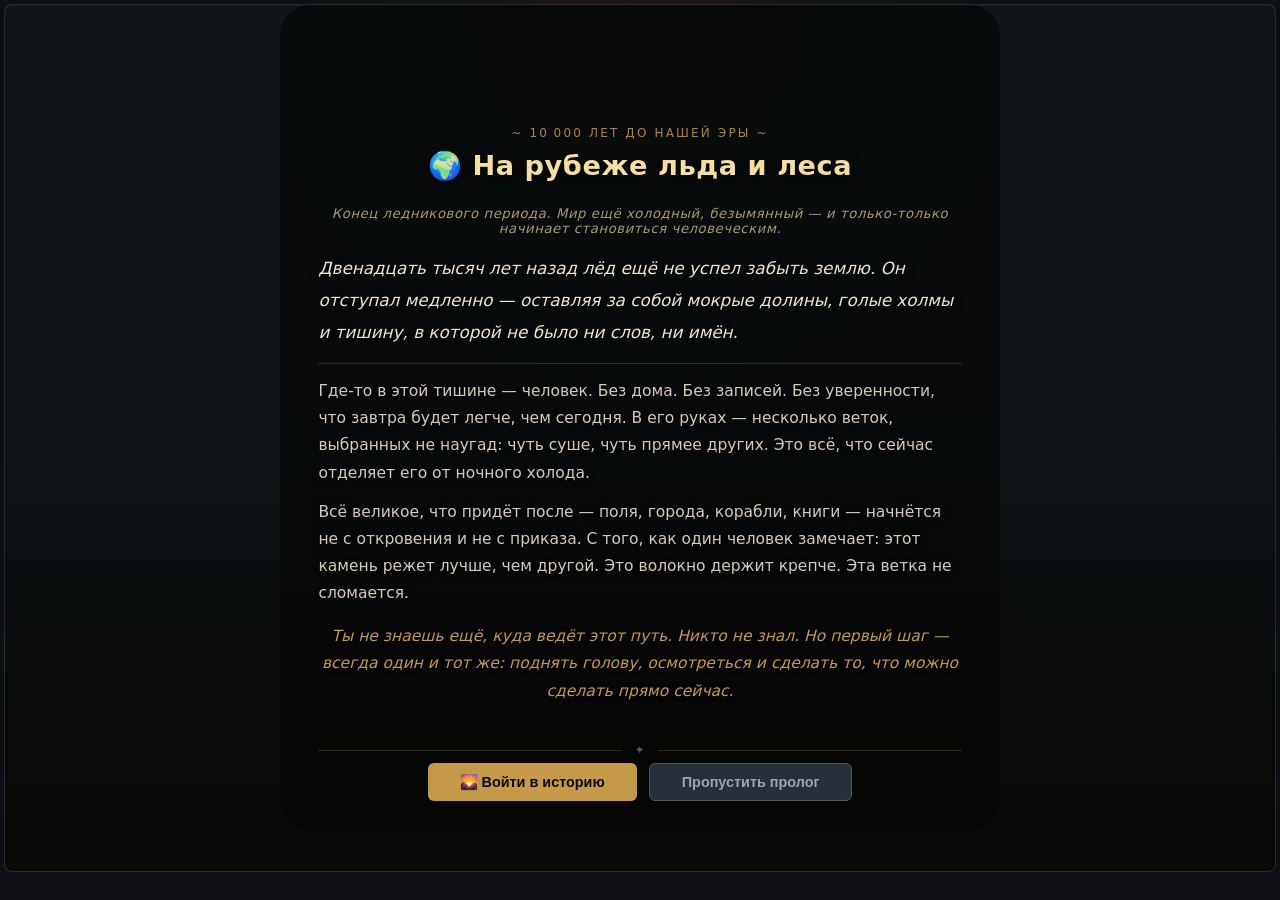
<file: web/prototype.html>
<!doctype html>
<html lang="ru">
  <head>
    <meta charset="UTF-8" />
    <meta name="viewport" content="width=device-width, initial-scale=1.0" />
    <title>SpaceGame — v0.1.19</title>
    <link rel="icon" href="prototype/assets/favicon.svg" type="image/svg+xml" />
    <link rel="manifest" href="prototype/manifest.webmanifest" />
    <!-- CSS modules (split from style.css, Phase 2 refactor) -->
    <link rel="stylesheet" href="prototype/css/base.css" />
    <link rel="stylesheet" href="prototype/css/map-local.css" />
    <link rel="stylesheet" href="prototype/css/map-surroundings.css" />
    <link rel="stylesheet" href="prototype/css/prologue-onboarding.css" />
    <link rel="stylesheet" href="prototype/css/resources.css" />
    <link rel="stylesheet" href="prototype/css/day-cycle.css" />
    <link rel="stylesheet" href="prototype/css/character.css" />
    <link rel="stylesheet" href="prototype/css/actions.css" />
    <link rel="stylesheet" href="prototype/css/buildings.css" />
    <link rel="stylesheet" href="prototype/css/automation.css" />
    <link rel="stylesheet" href="prototype/css/log-tooltips.css" />
    <link rel="stylesheet" href="prototype/css/era-progress.css" />
    <link rel="stylesheet" href="prototype/css/research.css" />
    <link rel="stylesheet" href="prototype/css/modals.css" />
    <link rel="stylesheet" href="prototype/css/discovery-scenes.css" />
    <link rel="stylesheet" href="prototype/css/hex-map.css" />
    <link rel="stylesheet" href="prototype/css/camp-founding.css" />
    <link rel="stylesheet" href="prototype/css/camp-screen.css" />
    <link rel="stylesheet" href="prototype/css/character-modal.css" />
    <link rel="stylesheet" href="prototype/css/ui-shell.css" />
    <link rel="stylesheet" href="prototype/css/economic-core.css" />
    <link rel="stylesheet" href="prototype/css/economic-shell-status.css" />
    <link rel="stylesheet" href="prototype/css/economic-navigation.css" />
  </head>
  <body>
    <div id="app">
      <header id="game-header">
        <div class="header-top">
          <div class="header-title-block">
            <img id="game-logo-header" class="game-logo-header" src="assets/logo.png" alt="Начало пути" onerror="this.style.display='none';document.getElementById('game-title-fallback').style.display='block'">
            <h1 id="game-title-fallback" style="display:none">🌌 SpaceGame</h1>
          </div>
          <div class="shell-header-context" aria-live="polite">
            <div id="shell-era-chip" class="shell-era-chip"></div>
            <div id="shell-time-chip" class="shell-time-chip"></div>
          </div>
          <div class="header-actions">
            <button id="changelog-btn" class="header-changelog-btn shell-header-icon-btn" type="button" title="История изменений" aria-label="История изменений v0.1.19">
              <span aria-hidden="true">📋</span>
              <span class="shell-header-action-label">v0.1.19</span>
            </button>
            <div class="save-status-wrap">
              <button id="save-status" class="save-status" type="button" title="Нажмите для смены интервала автосохранения">Новая игра</button>
              <div id="save-interval-popup" class="save-interval-popup" hidden>
                <label class="save-interval-label">Каждые
                  <input id="save-interval-input" class="save-interval-input" type="number" min="5" max="300" step="5" value="15" />
                  сек
                </label>
              </div>
            </div>
            <details id="shell-service-menu" class="shell-service-menu">
              <summary class="shell-service-summary" aria-label="Сервисные действия" title="Сервисные действия">⚙</summary>
              <div class="shell-service-popover">
                <button id="restart-onboarding-btn" class="header-service-btn" type="button" title="Начать пролог заново">🌄 Пролог</button>
                <button id="reset-progress-btn" class="header-reset-btn" type="button">Сбросить прогресс</button>
              </div>
            </details>
          </div>
        </div>
        <div id="top-resource-bar" class="shell-resource-bar" aria-label="Ключевые ресурсы"></div>
      </header>

      <!-- Onboarding intro (first launch) -->
      <div id="onboarding-intro-panel" class="panel panel-onboarding-intro" style="display:none"></div>

      <!-- Onboarding step-by-step -->
      <div id="onboarding-step-panel" class="panel panel-onboarding-step" style="display:none" data-economic-highlight-id="onboarding-step-panel"></div>

      <div id="game-layout">
        <nav id="shell-command-rail" class="shell-command-rail" aria-label="Главное управление">
          <button class="shell-command-btn is-active" type="button" data-shell-mode-target="map" data-shell-command="map" aria-pressed="true">
            <span class="shell-command-icon">▦</span>
            <span>Карта</span>
          </button>
          <button class="shell-command-btn" type="button" data-shell-mode-target="camp" data-shell-command="camp" aria-pressed="false">
            <span class="shell-command-icon">⌂</span>
            <span>Лагерь</span>
          </button>
          <button class="shell-command-btn" type="button" data-shell-mode-target="production" data-shell-command="production" aria-pressed="false">
            <span class="shell-command-icon">⚒</span>
            <span>Работы</span>
          </button>
          <button class="shell-command-btn" type="button" data-shell-mode-target="knowledge" data-shell-command="knowledge" aria-pressed="false">
            <span class="shell-command-icon">✦</span>
            <span>Знания</span>
          </button>
          <button class="shell-command-btn" type="button" data-shell-storage-toggle="true" data-shell-command="storage" aria-pressed="false">
            <span class="shell-command-icon">▣</span>
            <span>Склад</span>
          </button>
          <button class="shell-command-btn" type="button" data-shell-log-toggle="true" data-shell-command="log" aria-pressed="false">
            <span class="shell-command-icon">☰</span>
            <span>Журнал</span>
          </button>
        </nav>

        <!-- Left sidebar: always-visible info -->
        <aside id="game-sidebar">
          <div id="era-progress-panel" class="panel panel-era-progress"></div>
          <section
            id="shell-economic-status"
            class="panel shell-economic-status"
            hidden
            aria-live="polite"
            aria-label="Экономический фокус"
          ></section>
          <section id="log-panel" class="panel"></section>
          <section id="shell-summary-panel" class="panel shell-summary-panel"></section>
          <section id="day-cycle-panel" class="panel panel-day-cycle shell-day-cycle-detail"></section>
        </aside>

        <!-- Main content: actions -->
        <main id="game-main">
          <section id="camp-founding-quest" class="panel panel-camp-quest" hidden></section>
          <div class="shell-main-head">
            <div id="shell-mode-copy" class="shell-mode-copy" aria-live="polite"></div>
            <div class="shell-mode-tabs" role="group" aria-label="Навигация основного экрана">
              <button class="shell-mode-tab is-active" type="button" data-shell-mode-target="map" aria-pressed="true">Карта</button>
              <button class="shell-mode-tab" type="button" data-shell-mode-target="camp" aria-pressed="false">Лагерь</button>
              <button class="shell-mode-tab" type="button" data-shell-mode-target="production" aria-pressed="false">Производство</button>
              <button class="shell-mode-tab" type="button" data-shell-mode-target="knowledge" aria-pressed="false">Знания</button>
            </div>
          </div>
          <section id="shell-production-brief" class="panel shell-production-brief" hidden aria-live="polite"></section>
          <section id="shell-economic-core" class="panel shell-economic-core" hidden aria-label="Экономическое ядро лагеря" data-economic-highlight-id="shell-economic-core"></section>
          <div id="shell-map-workspace" class="shell-map-workspace">
            <section id="camp-map-panel" class="panel panel-camp-map"></section>
            <aside id="shell-map-inspector-host" class="shell-map-inspector-host" aria-label="Инспектор выбранного участка" hidden></aside>
          </div>

          <div id="shell-operational-row" class="panel-row shell-operational-row">
            <section id="craft-panel" class="panel" data-economic-highlight-id="craft-panel"></section>
            <section id="character-panel" class="panel panel-character panel-compact"></section>
          </div>

          <details id="shell-extra-systems" class="panel shell-extra-systems">
            <summary>Дополнительные панели</summary>
            <div id="actions-row" class="panel-row shell-extra-grid">
              <section id="gather-panel" class="panel" data-economic-highlight-id="gather-panel"></section>

              <!-- Science panel: research / insights / knowledge grouped together -->
              <div id="science-panel" class="panel science-panel">
                <div id="research-widget" class="science-slot"></div>
                <div class="science-divider"></div>
                <div id="knowledge-widget" class="science-slot"></div>
              </div>
            </div>

            <div id="systems-row" class="panel-row shell-extra-grid">
              <section id="buildings-panel" class="panel" data-economic-highlight-id="buildings-panel"></section>
              <section id="automation-panel" class="panel"></section>
            </div>
          </details>
        </main>
      </div>

      <div id="shell-storage-layer" class="shell-storage-layer" hidden>
        <div class="shell-storage-backdrop" data-shell-storage-toggle="true"></div>
        <aside class="shell-storage-drawer" aria-label="Подробный склад">
          <button class="shell-storage-close" type="button" data-shell-storage-toggle="true" aria-label="Закрыть склад">✕</button>
          <section id="resources-panel" class="panel shell-storage-panel"></section>
        </aside>
      </div>

      <div id="story-event-layer" class="story-event-layer" aria-live="polite"></div>
    </div>

    <!-- Research modal -->
    <div id="research-modal" class="modal-overlay" style="display:none" role="dialog" aria-modal="true" aria-labelledby="research-modal-title">
      <div class="modal-panel modal-panel--wide">
        <div class="modal-header">
          <h2 id="research-modal-title">🔬 Исследования эпохи</h2>
          <button id="research-modal-close-btn" class="modal-close-btn" type="button" aria-label="Закрыть">✕</button>
        </div>
        <div id="research-modal-body" class="modal-body"></div>
      </div>
    </div>

    <!-- Knowledge modal -->
    <div id="knowledge-modal" class="modal-overlay" style="display:none" role="dialog" aria-modal="true" aria-labelledby="knowledge-modal-title">
      <div class="modal-panel">
        <div class="modal-header">
          <h2 id="knowledge-modal-title">📚 Книга знаний</h2>
          <button id="knowledge-modal-close-btn" class="modal-close-btn" type="button" aria-label="Закрыть">✕</button>
        </div>
        <div id="knowledge-modal-body" class="modal-body"></div>
      </div>
    </div>

    <div id="discovery-modal" class="modal-overlay modal-overlay--discovery" role="dialog" aria-modal="true" aria-labelledby="discovery-modal-title">
      <div class="modal-panel modal-panel--discovery">
        <div class="modal-header">
          <h2 id="discovery-modal-title">🧠 Озарение</h2>
          <button id="discovery-modal-close-btn" class="modal-close-btn" type="button" aria-label="Закрыть">✕</button>
        </div>
        <div id="discovery-modal-body" class="modal-body discovery-modal-body"></div>
      </div>
    </div>

    <!-- Camp founding confirmation modal -->
    <div id="camp-found-confirm-modal" class="modal-overlay modal-overlay--camp-found" style="display:none" role="dialog" aria-modal="true" aria-labelledby="camp-found-confirm-title">
      <div class="modal-panel modal-panel--compact">
        <div class="modal-header">
          <h2 id="camp-found-confirm-title">🏕️ Основать лагерь здесь?</h2>
          <button id="camp-found-confirm-close-btn" class="modal-close-btn" type="button" aria-label="Закрыть">✕</button>
        </div>
        <div id="camp-found-confirm-body" class="modal-body"></div>
        <div class="modal-footer">
          <button id="camp-found-confirm-gather-btn" class="modal-btn modal-btn--support" type="button" hidden>🧭 Собрать необходимые ресурсы</button>
          <button id="camp-found-confirm-cancel-btn" class="modal-btn modal-btn--ghost" type="button">Отмена</button>
          <button id="camp-found-confirm-ok-btn" class="modal-btn modal-btn--primary" type="button">🏕️ Основать лагерь</button>
        </div>
      </div>
    </div>

    <!-- Camp interior screen (full-viewport visual camp page) -->
    <div id="camp-screen" class="camp-screen" style="display:none" role="dialog" aria-modal="true" aria-label="Управление лагерем">
      <!-- A: Top status bar -->
      <header class="cs-topbar">
        <button id="cs-back-btn" class="cs-back-btn" type="button" aria-label="Вернуться на карту">← Карта</button>
        <div class="cs-topbar-title">
          <span id="cs-camp-name" class="cs-topbar-name">Лагерь</span>
        </div>
        <div id="cs-topbar-resources" class="cs-topbar-resources"></div>
        <div id="cs-topbar-character" class="cs-topbar-character"></div>
      </header>

      <!-- Main area: sidebar + scene + right panel -->
      <div class="cs-main">
        <!-- D: Left sidebar — buildings list -->
        <aside class="cs-sidebar">
          <div class="cs-sidebar-header">
            <span class="cs-sidebar-icon">🏕️</span>
            <div class="cs-sidebar-header-text">
              <div class="cs-sidebar-title">Лагерь</div>
              <div class="cs-sidebar-subtitle">Сердце поселения. Отсюда начинается путь.</div>
            </div>
          </div>
          <div class="cs-sidebar-section-title">Участки лагеря</div>
          <div id="cs-dock" class="cs-dock"></div>
        </aside>

        <!-- B: Central visual camp scene -->
        <div class="cs-scene-wrap">
          <div id="cs-scene" class="cs-scene">
            <!-- Building slots rendered by JS -->
          </div>
          <div id="cs-scene-hint" class="cs-scene-hint">Выберите участок, чтобы построить или улучшить лагерь</div>
        </div>

        <!-- C: Right context panel -->
        <aside id="cs-detail" class="cs-detail">
          <div id="cs-detail-content" class="cs-detail-content">
            <div class="cs-detail-empty">
              <div class="cs-detail-empty-icon">🏕️</div>
              <div class="cs-detail-empty-text">Выберите объект лагеря, чтобы увидеть подробности</div>
            </div>
          </div>
        </aside>
      </div>
    </div>

    <!-- Changelog modal -->
    <div id="changelog-modal" class="modal-overlay" style="display:none" role="dialog" aria-modal="true" aria-labelledby="changelog-modal-title">
      <div class="modal-panel">
        <div class="modal-header">
          <h2 id="changelog-modal-title">📋 Журнал изменений</h2>
          <button id="changelog-close-btn" class="modal-close-btn" type="button" aria-label="Закрыть">✕</button>
        </div>
        <div id="changelog-content" class="modal-body"></div>
      </div>
    </div>

    <!-- Character modal (full sheet) -->
    <div id="character-modal" class="modal-overlay modal-overlay--character" style="display:none" role="dialog" aria-modal="true" aria-labelledby="character-modal-title">
      <div class="modal-panel modal-panel--character">
        <div class="modal-header character-modal-header">
          <h2 id="character-modal-title">👤 Человек</h2>
          <button id="character-modal-close-btn" class="modal-close-btn" type="button" aria-label="Закрыть">✕</button>
        </div>
        <div id="character-modal-body" class="modal-body character-modal-body"></div>
      </div>
    </div>

        <!-- Shared systems (loaded before game-state.js) -->
    <script src="prototype/systems/travel-model.js"></script>

        <!-- Data (game-data.js declares GAME_DATA={}, modules extend it via Object.assign) -->
    <script src="prototype/data/game-data.js"></script>
    <script src="prototype/data/narrative.js"></script>
    <script src="prototype/data/terrain.js"></script>
    <script src="prototype/data/world.js"></script>
    <script src="prototype/data/character.js"></script>
    <script src="prototype/data/production.js"></script>
    <script src="prototype/data/economic-stages.js"></script>
    <script src="prototype/data/camp-routine-priorities.js"></script>
    <script src="prototype/data/early-workshop-node.js"></script>
    <script src="prototype/data/work-actions.js"></script>

        <!-- Runtime ownership: game-state-overrides patches the live GameState and
          must stay immediately after game-state.js. ui.js is the coordinator
          plus legacy fallback layer; the modular UI files below are the live
          owners for camp map, character panel, camp screen, research, etc. -->
    <script src="prototype/game-state.js"></script>
    <script src="prototype/game-state-overrides.js"></script>
    <script src="prototype/game-state-economic-core.js"></script>
    <script src="prototype/game-state-work-queue.js"></script>
    <script src="prototype/game-state-camp-routine.js"></script>
    <script src="prototype/game-state-early-workshop-node.js"></script>

        <!-- UI base class (coordinator + legacy fallbacks) -->
    <script src="prototype/ui.js"></script>

    <!-- UI modules — extend UI.prototype -->
    <script src="prototype/ui/core/ui-utils.js"></script>
    <script src="prototype/ui/core/ui-tooltips.js"></script>
    <script src="prototype/ui/map/camp-map-ui.js"></script>
    <script src="prototype/ui/map/surroundings-map-ui.js"></script>
    <script src="prototype/ui/camp/camp-founding-ui.js"></script>
    <script src="prototype/ui/camp/camp-screen-ui.js"></script>
    <script src="prototype/ui/panels/character-panel-ui.js"></script>
    <script src="prototype/ui/panels/character-modal-ui.js"></script>
    <script src="prototype/ui/panels/day-cycle-ui.js"></script>
    <script src="prototype/ui/panels/resources-ui.js"></script>
    <script src="prototype/ui/panels/gather-ui.js"></script>
    <script src="prototype/ui/panels/crafting-ui.js"></script>
    <script src="prototype/ui/panels/buildings-ui.js"></script>
    <script src="prototype/ui/panels/log-ui.js"></script>
    <script src="prototype/ui/panels/era-progress-ui.js"></script>
    <script src="prototype/ui/panels/economic-core-ui.js"></script>
    <script src="prototype/ui/panels/economic-shell-status-ui.js"></script>
    <script src="prototype/ui/panels/economic-navigation-ui.js"></script>
    <script src="prototype/ui/research/research-ui.js"></script>
    <script src="prototype/ui/knowledge/knowledge-ui.js"></script>
    <script src="prototype/ui/discovery/discovery-scenes-ui.js"></script>
    <script src="prototype/ui/onboarding/onboarding-ui.js"></script>
    <script src="prototype/ui/story/story-events-ui.js"></script>

    <script src="prototype/app.js"></script>
    <!-- DEV ONLY: remove before release -->
    <script src="prototype/dev-panel.js"></script>
  </body>
</html>
</file>
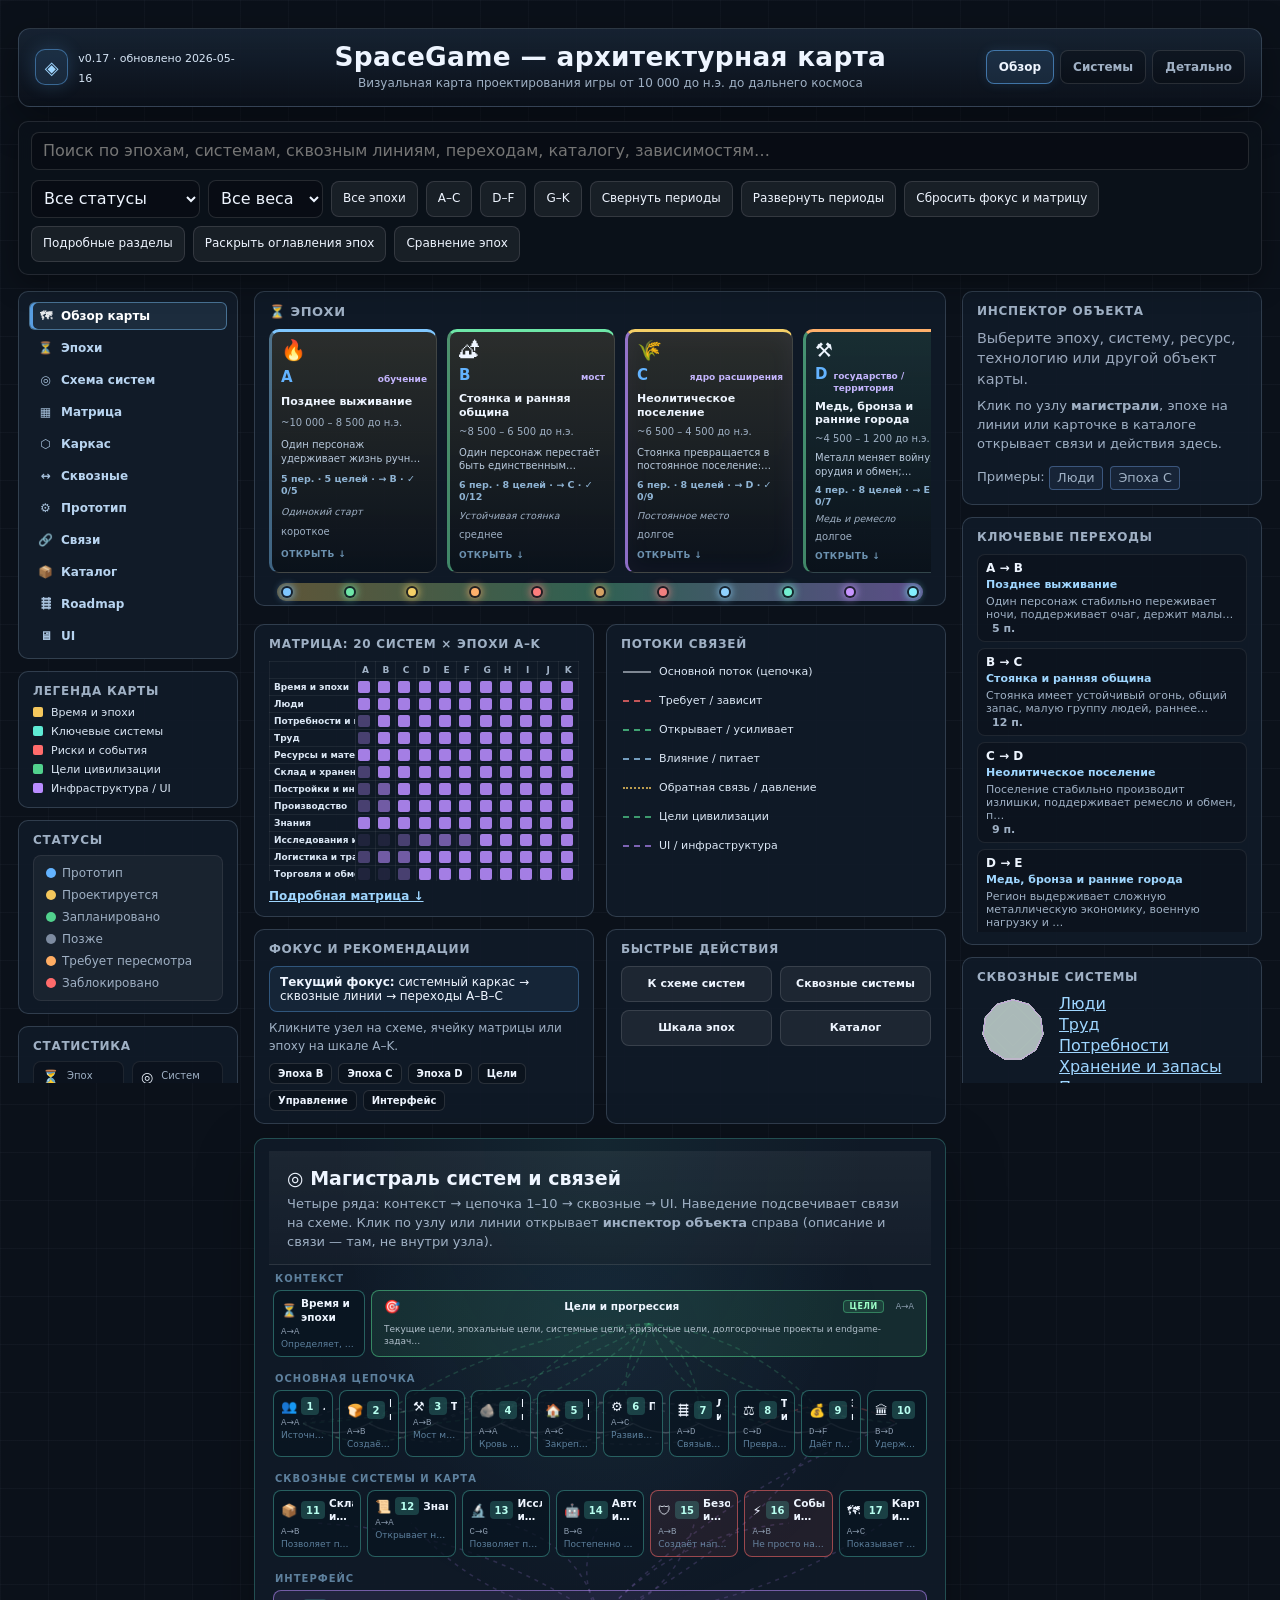
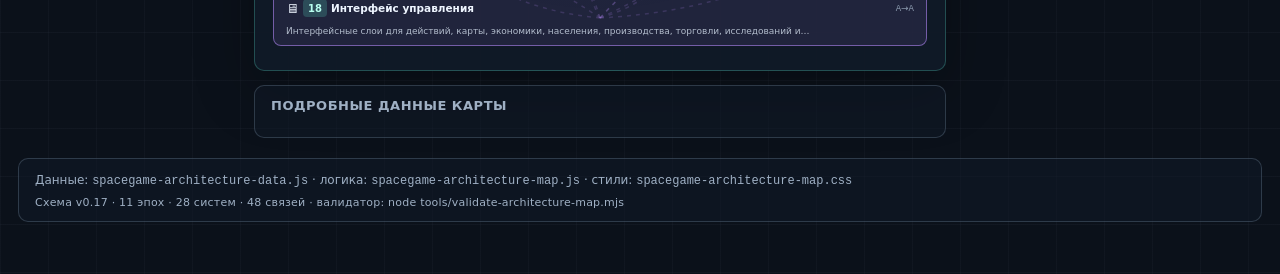
<file: docs/architecture/SPACEGAME_ARCHITECTURE_MAP.html>
<!doctype html>
<html lang="ru">
<head>
  <meta charset="utf-8" />
  <meta name="viewport" content="width=device-width, initial-scale=1" />
  <title>SpaceGame — архитектурная карта</title>
  <link rel="stylesheet" href="spacegame-architecture-map.css" />
</head>
<body>
  <main class="page architecture-shell dashboard-view-overview" id="architecture-shell">
    <header class="header architecture-header">
      <div class="architecture-header-brand">
        <span class="architecture-logo" aria-hidden="true">◈</span>
        <div class="architecture-header-version">
          <span class="version" id="map-version"></span>
        </div>
      </div>
      <div class="architecture-header-center">
        <h1 id="map-title">SpaceGame — архитектурная карта игры</h1>
        <p class="subtitle architecture-header-tagline" id="map-description"></p>
      </div>
      <div class="architecture-header-actions">
        <div class="dashboard-view-modes" role="toolbar" aria-label="Режим просмотра карты">
          <button type="button" class="dashboard-view-btn is-active" data-dashboard-view="overview">Обзор</button>
          <button type="button" class="dashboard-view-btn" data-dashboard-view="systems">Системы</button>
          <button type="button" class="dashboard-view-btn" data-dashboard-view="detailed">Детально</button>
        </div>
      </div>
    </header>

    <div class="map-sticky-host architecture-toolbar" id="map-sticky-host">
      <div class="map-sticky" id="map-sticky-toolbar" role="region" aria-label="Поиск и фильтры">
        <div class="map-toolbar-rows">
          <input
            id="search-input"
            type="search"
            placeholder="Поиск по эпохам, системам, сквозным линиям, переходам, каталогу, зависимостям…"
            autocomplete="off"
            aria-label="Поиск по карте архитектуры"
          />
          <div class="map-toolbar-actions" role="toolbar" aria-label="Фильтры эпох и статуса">
            <select id="status-filter" aria-label="Фильтр по статусу">
              <option value="all">Все статусы</option>
            </select>
            <select id="design-weight-filter" aria-label="Фильтр по весу эпохи (проектный)">
              <option value="all">Все веса</option>
              <option value="light">Лёгкий</option>
              <option value="medium">Средний</option>
              <option value="heavy">Тяжёлый</option>
              <option value="core">Ядро</option>
            </select>
            <button type="button" data-filter-eras="all">Все эпохи</button>
            <button type="button" data-filter-eras="ABC" title="Ранняя игра">A–C</button>
            <button type="button" data-filter-eras="DEF" title="Государства и прединдустрия">D–F</button>
            <button type="button" data-filter-eras="GHIJK" title="Индустрия, современность и космос">G–K</button>
            <button type="button" id="collapse-periods">Свернуть периоды</button>
            <button type="button" id="expand-periods">Развернуть периоды</button>
            <button type="button" id="btn-matrix-clear">Сбросить фокус и матрицу</button>
            <button type="button" id="btn-toggle-lower-gate" title="Шкала эпох, матрица, каталог">Подробные разделы</button>
            <button type="button" id="btn-expand-era-sections" title="Раскрыть периоды, цели и переходы в карточках эпох">Раскрыть оглавления эпох</button>
            <button type="button" id="btn-era-compare-bc" title="Сравнить две эпохи (по умолчанию B и C)">Сравнение эпох</button>
          </div>
        </div>
      </div>
    </div>

    <div class="architecture-body">
      <aside class="architecture-sidebar" aria-label="Навигация по карте">
        <nav class="architecture-sidebar-nav" id="architecture-sidebar-nav" aria-label="Разделы карты"></nav>
        <div class="dashboard-panel dashboard-panel--sidebar">
          <h3 class="dashboard-panel-title">Легенда карты</h3>
          <ul class="map-legend-list" aria-label="Типы узлов на схеме">
            <li><i class="map-legend-swatch map-legend-swatch--era"></i>Время и эпохи</li>
            <li><i class="map-legend-swatch map-legend-swatch--spine"></i>Ключевые системы</li>
            <li><i class="map-legend-swatch map-legend-swatch--risk"></i>Риски и события</li>
            <li><i class="map-legend-swatch map-legend-swatch--goals"></i>Цели цивилизации</li>
            <li><i class="map-legend-swatch map-legend-swatch--infra"></i>Инфраструктура / UI</li>
          </ul>
        </div>
        <div class="dashboard-panel dashboard-panel--sidebar">
          <h3 class="dashboard-panel-title">Статусы</h3>
          <div class="legend architecture-sidebar-legend" id="status-legend"></div>
        </div>
        <div class="dashboard-panel dashboard-panel--sidebar">
          <h3 class="dashboard-panel-title">Статистика</h3>
          <dl class="sidebar-stats" id="sidebar-stats"></dl>
        </div>
      </aside>

      <div class="architecture-main">
        <div class="dashboard-stack" id="section-dashboard">
          <div class="era-spine-wrap dashboard-panel">
            <h2 class="dashboard-section-title"><span class="dashboard-section-icon" aria-hidden="true">⏳</span> Эпохи</h2>
            <div class="era-spine-scroller">
              <div class="era-spine" id="era-spine-root" role="list" aria-label="Линия эпох"></div>
              <div class="era-spine-track" id="era-spine-track" role="presentation" aria-label="Быстрый выбор эпохи"></div>
            </div>
          </div>

          <section class="era-inspector-panel dashboard-panel" id="era-inspector-panel" hidden aria-labelledby="era-inspector-title">
            <div class="era-inspector-head">
              <h2 class="dashboard-section-title" id="era-inspector-title"><span class="dashboard-section-icon" aria-hidden="true">📋</span> Карточка эпохи</h2>
              <div class="era-inspector-actions">
                <button type="button" class="era-inspector-btn" id="btn-era-inspector-compare" title="Сравнить с другой эпохой">Сравнить ⇔</button>
                <button type="button" class="era-inspector-btn" id="btn-era-inspector-timeline" title="Перейти к полной карточке на шкале">На шкале ↓</button>
                <button type="button" class="era-inspector-btn era-inspector-btn--ghost" id="btn-era-inspector-close" title="Закрыть">✕</button>
              </div>
            </div>
            <div class="era-inspector-root" id="era-inspector-root"></div>
          </section>

          <section class="bridge-panel dashboard-panel" id="bridge-panel-b-c" hidden aria-labelledby="bridge-panel-title">
            <div class="bridge-panel-head">
              <h2 class="dashboard-section-title" id="bridge-panel-title"><span class="dashboard-section-icon" aria-hidden="true">🌉</span> Мост B → C</h2>
              <p class="bridge-panel-ref" id="bridge-panel-ref"></p>
            </div>
            <div class="bridge-panel-root" id="bridge-panel-root"></div>
          </section>

          <section class="era-compare-panel dashboard-panel" id="era-compare-panel" hidden aria-labelledby="era-compare-title">
            <div class="era-compare-head">
              <h2 class="dashboard-section-title" id="era-compare-title"><span class="dashboard-section-icon" aria-hidden="true">⇔</span> Сравнение эпох</h2>
              <button type="button" class="era-compare-close" id="btn-era-compare-close" title="Скрыть">✕</button>
            </div>
            <div class="era-compare-root" id="era-compare-root"></div>
          </section>

          <section class="prototype-dash-panel dashboard-panel" id="prototype-dash-panel" hidden aria-labelledby="prototype-dash-title">
            <div class="prototype-dash-head">
              <h2 class="dashboard-section-title" id="prototype-dash-title"><span class="dashboard-section-icon" aria-hidden="true">⚙</span> Прототип (A–C)</h2>
              <a class="prototype-dash-entry" href="../../web/prototype.html" target="_blank" rel="noopener">Открыть прототип ↗</a>
            </div>
            <div class="prototype-dash-root" id="prototype-dash-root"></div>
          </section>

          <section class="card dashboard-section dashboard-panel mainline-panel" aria-labelledby="mainline-title" id="section-mainline">
            <div class="card-head card-head--compact">
              <h2 class="card-title" id="mainline-title"><span class="dashboard-section-icon" aria-hidden="true">◎</span> Магистраль систем и связей</h2>
              <p class="card-note">Четыре ряда: контекст → цепочка 1–10 → сквозные → UI. Наведение подсвечивает связи на схеме. Клик по узлу или линии открывает <strong>инспектор объекта</strong> справа (описание и связи — там, не внутри узла).</p>
            </div>
            <div class="mainline-diagram-wrap">
              <div class="mainline-diagram" id="mainline-diagram">
                <svg class="mainline-edges" id="mainline-edges" aria-label="Связи между системами"></svg>
                <div class="core-system-map" id="mainline-systems-root"></div>
              </div>
            </div>
          </section>

          <section class="dashboard-footer" id="section-dashboard-footer" aria-label="Обзорная нижняя панель">
            <div class="dashboard-footer-grid">
              <div class="dashboard-panel dashboard-footer-panel">
                <h3 class="dashboard-panel-title">Матрица: 20 систем × эпохи A–K</h3>
                <div class="dashboard-matrix-preview" id="dashboard-matrix-preview"></div>
                <a class="dashboard-footer-link" href="#section-systems">Подробная матрица ↓</a>
              </div>
              <div class="dashboard-panel dashboard-footer-panel">
                <h3 class="dashboard-panel-title">Потоки связей</h3>
                <ul class="flows-legend-list">
                  <li><button type="button" class="flows-legend-btn" data-edge-highlight="chain"><span class="flows-line flows-line--solid"></span>Основной поток (цепочка)</button></li>
                  <li><button type="button" class="flows-legend-btn" data-edge-highlight="require"><span class="flows-line flows-line--require"></span>Требует / зависит</button></li>
                  <li><button type="button" class="flows-legend-btn" data-edge-highlight="unlock"><span class="flows-line flows-line--unlock"></span>Открывает / усиливает</button></li>
                  <li><button type="button" class="flows-legend-btn" data-edge-highlight="influence"><span class="flows-line flows-line--influence"></span>Влияние / питает</button></li>
                  <li><button type="button" class="flows-legend-btn" data-edge-highlight="feedback"><span class="flows-line flows-line--feedback"></span>Обратная связь / давление</button></li>
                  <li><button type="button" class="flows-legend-btn" data-edge-highlight="goal"><span class="flows-line flows-line--goal"></span>Цели цивилизации</button></li>
                  <li><button type="button" class="flows-legend-btn" data-edge-highlight="infra"><span class="flows-line flows-line--infra"></span>UI / инфраструктура</button></li>
                </ul>
              </div>
              <div class="dashboard-panel dashboard-footer-panel" id="dashboard-focus-rec-panel">
                <h3 class="dashboard-panel-title">Фокус и рекомендации</h3>
                <div id="dashboard-focus-rec"></div>
              </div>
              <div class="dashboard-panel dashboard-footer-panel">
                <h3 class="dashboard-panel-title">Быстрые действия</h3>
                <div class="quick-actions">
                  <button type="button" class="quick-action-btn" data-quick-scroll="#section-mainline">К схеме систем</button>
                  <button type="button" class="quick-action-btn" data-quick-scroll="#section-system-progression">Сквозные системы</button>
                  <button type="button" class="quick-action-btn" data-quick-scroll="#section-timeline">Шкала эпох</button>
                  <button type="button" class="quick-action-btn" data-quick-scroll="#section-game-catalog">Каталог</button>
                </div>
              </div>
            </div>
          </section>
        </div>

        <details class="architecture-lower-gate" id="architecture-lower-gate">
          <summary class="architecture-lower-summary">Подробные данные карты</summary>
        <div class="board architecture-lower" id="architecture-lower">
          <details class="lower-gate-section" id="lower-gate-timeline">
            <summary class="lower-gate-section-summary">1. Временная шкала эпох и темп</summary>
            <div class="lower-gate-section-body">
      <section class="card" aria-labelledby="timeline-title" id="section-timeline">
        <div class="card-head">
          <h2 class="card-title" id="timeline-title">1. Временная шкала эпох A–K</h2>
          <p class="card-note">Главная ось: время → эпохи → периоды → системы → переходы. Данные: <code>spacegame-architecture-data.js</code>. Ширина карточек на полосе пропорциональна полю <code>timelineSpanYears</code> (астрономические годы: до н.э. отрицательные); у эпохи K правый конец интервала условный для визуализации. У эпохи заданы проектные метки <code>role</code>, <code>designWeight</code>, <code>gameplayDensity</code>, <code>playerTimeShare</code> (цветная полоска слева — вес дизайна); одинаковая форма карточки не означает одинаковую глубину контента.</p>
        </div>
        <div class="timeline">
          <div class="timeline-grid" id="timeline-grid"></div>
        </div>
      </section>

      <section class="card" aria-labelledby="pace-title">
        <div class="card-head">
          <h2 class="card-title" id="pace-title">2. Закон темпа времени</h2>
          <p class="card-note">Историческая шкала задаёт последовательность; игровой темп — плотность решений.</p>
        </div>
        <div class="principles">
          <div class="principle-card">
            <h3>Быстрый старт</h3>
            <p>Первые эпохи дают быстрый прогресс: от ручного выживания к стоянке, запасу и общему труду.</p>
          </div>
          <div class="principle-card">
            <h3>Нарастающая сложность</h3>
            <p>Каждый слой добавляет системы: людей, знания, инфраструктуру, энергию, логистику и управление.</p>
          </div>
          <div class="principle-card">
            <h3>Долгий финал</h3>
            <p>Поздняя игра может оставаться открытой: космос и дальние колонии — длительные проекты.</p>
          </div>
        </div>
      </section>
            </div>
          </details>

          <details class="lower-gate-section" id="lower-gate-systems">
            <summary class="lower-gate-section-summary">2. Системы: матрица, каркас, сквозные линии</summary>
            <div class="lower-gate-section-body">
      <section class="card" aria-labelledby="prototype-mapping-title" id="section-prototype-mapping">
        <div class="card-head">
          <h2 class="card-title" id="prototype-mapping-title">Связь с прототипом (A–C)</h2>
          <p class="card-note">
            Проектировочное соответствие эпох и файлов <code>web/prototype/</code>. Не меняет код; данные — <code>prototypeMapping</code> в
            <code>spacegame-architecture-data.js</code>.
          </p>
        </div>
        <div class="prototype-mapping-host" id="prototype-mapping-root"></div>
      </section>

      <section class="card" aria-labelledby="systems-title" id="section-systems">
        <div class="card-head">
          <h2 class="card-title" id="systems-title">3. Матрица систем по эпохам</h2>
          <p class="card-note">Системы появляются и становятся центральными в разные эпохи.</p>
        </div>
        <div class="systems-wrap">
          <div class="systems-matrix" id="systems-matrix"></div>
        </div>
      </section>

      <section class="card" aria-labelledby="core-systems-title" id="section-core-systems">
        <div class="card-head">
          <h2 class="card-title" id="core-systems-title">Главные системы игры</h2>
          <p class="card-note">
            Двадцать областей системного позвоночника: к ним привязываются эпохи, зависимости, цели и каталог сущностей.
            Матрица выше остаётся обзором «эпоха × система»; здесь — каркас с ролью в игре и связями между главными системами.
          </p>
        </div>
        <div class="core-systems-host" id="core-systems-root"></div>
      </section>

      <section class="card" aria-labelledby="system-progression-title" id="section-system-progression">
        <div class="card-head">
          <h2 class="card-title" id="system-progression-title">4. Сквозные системы</h2>
          <p class="card-note">
            Длинная линия одной системы через эпохи A–K (дополняет краткие строки в карточках эпох и фазу в матрице). Строки таблицы сужаются при фильтре эпох A–C / D–F / G–K. Данные:
            <code>systemProgression</code> в <code>spacegame-architecture-data.js</code>.
          </p>
        </div>
        <div class="system-progression-host" id="system-progression-root"></div>
      </section>
            </div>
          </details>

          <details class="lower-gate-section" id="lower-gate-catalog">
            <summary class="lower-gate-section-summary">3. Каталог, связи, roadmap, UI</summary>
            <div class="lower-gate-section-body">
      <section class="card" aria-labelledby="game-catalog-title" id="section-game-catalog">
        <div class="card-head">
          <h2 class="card-title" id="game-catalog-title">5. Каталог игры (ресурсы, исследования, технологии, предприятия)</h2>
          <p class="card-note">
            Конкретное наполнение экономики: что считается ресурсом, какие темы исследований и технологии имеют смысл, какие типы предприятий стоят за UI-узлами.
            Поля <code>eraFrom</code>–<code>eraTo</code> — эпохи A–K; при фильтре A–C / D–F / G–K показываются только пересекающиеся записи. Данные:
            <code>gameResources</code>, <code>gameResearch</code>, <code>gameTechnologies</code>, <code>gameEnterprises</code> в <code>spacegame-architecture-data.js</code>.
          </p>
        </div>
        <div class="game-catalog" id="game-catalog-root"></div>
      </section>

      <section class="card" aria-labelledby="dependencies-title" id="section-dependencies">
        <div class="card-head">
          <h2 class="card-title" id="dependencies-title">6. Слой зависимостей</h2>
          <p class="card-note">Проектные связи между системами: условия, блокировки, переходы. Типы связей — на русском в бейдже.</p>
        </div>
        <div class="dependencies" id="dependencies-list"></div>
      </section>

      <section class="card" aria-labelledby="roadmap-title" id="section-roadmap">
        <div class="card-head">
          <h2 class="card-title" id="roadmap-title">7. Дорожная карта карты</h2>
          <p class="card-note">Развитие самой архитектурной карты как инструмента.</p>
        </div>
        <div class="roadmap" id="roadmap-list"></div>
      </section>

      <section class="card" aria-labelledby="screens-title" id="section-screens">
        <div class="card-head">
          <h2 class="card-title" id="screens-title">8. UI-экраны</h2>
          <p class="card-note">Индекс экранов по масштабу игры.</p>
        </div>
        <div class="screens" id="screens-list"></div>
      </section>
            </div>
          </details>
        </div>
        </details>
      </div>

      <aside class="architecture-right" aria-label="Фокус и переходы">
        <div class="system-focus-panel entity-inspector dashboard-panel" id="system-focus-panel" aria-label="Инспектор объекта"></div>
        <div class="transition-panel dashboard-panel" id="transition-panel-root">
          <h3 class="dashboard-panel-title">Ключевые переходы</h3>
          <div id="transition-panel-body" class="transition-panel-body"></div>
        </div>
        <div class="dashboard-panel" id="progression-right-panel">
          <h3 class="dashboard-panel-title">Сквозные системы</h3>
          <div id="progression-right-nav" class="progression-right-nav"></div>
        </div>
        <div class="dashboard-panel project-focus">
          <h3 class="dashboard-panel-title">Текущий проектный фокус</h3>
          <p class="project-focus-text">
            Системный каркас → сквозные линии (люди, труд) → переходы ранних эпох <strong>A–B–C</strong> в чеклистах
            <code>transition.checklist</code>.
          </p>
        </div>
      </aside>
    </div>

    <footer class="architecture-footer" aria-label="Статус карты">
      <p class="footer-note">
        Данные: <code>spacegame-architecture-data.js</code> · логика: <code>spacegame-architecture-map.js</code> · стили: <code>spacegame-architecture-map.css</code>
      </p>
      <p class="footer-meta" id="architecture-footer-meta"></p>
    </footer>
  </main>

  <script src="spacegame-architecture-data.js"></script>
  <script src="spacegame-architecture-map.js"></script>

</body>
</html>
</file>
<file: web/prototype/css/base.css>
/* Primitive Prototype — minimal clean UI */

* {
  margin: 0;
  padding: 0;
  box-sizing: border-box;
}

body {
  font-family:
    "Segoe UI",
    system-ui,
    -apple-system,
    sans-serif;
  background: #0f1117;
  color: #e0e0e0;
  min-height: 100vh;
}

#app {
  max-width: 1440px;
  margin: 0 auto;
  padding: 1rem;
}

/* Header */
#game-header {
  display: flex;
  flex-direction: column;
  gap: 0;
  padding: 0.75rem 0;
  border-bottom: 1px solid #2a2d37;
  margin-bottom: 1rem;
}

.header-top {
  display: flex;
  align-items: center;
  justify-content: space-between;
  gap: 0.75rem;
}

.header-title-block {
  display: flex;
  flex-direction: column;
  align-items: flex-start;
  gap: 0;
  flex-shrink: 0;
}

.game-logo-header {
  display: block;
  width: 118px;
  height: 118px;
  object-fit: contain;
  opacity: 0.92;
  mix-blend-mode: lighten;
  filter: drop-shadow(0 0 8px rgba(196, 154, 74, 0.16));
  -webkit-user-select: none;
  user-select: none;
  pointer-events: none;
}

.header-actions {
  display: flex;
  align-items: center;
  gap: 0.6rem;
  flex-wrap: wrap;
  justify-content: flex-end;
  flex-shrink: 0;
}

#game-header h1 {
  font-size: 1.35rem;
  color: #a78bfa;
}

.panel-compact {
  padding: 0.7rem 0.85rem;
}

#game-main {
  display: flex;
  flex-direction: column;
  gap: 1rem;
  min-width: 0;
}

/* Game layout: sidebar + main */
#game-layout {
  display: grid;
  grid-template-columns: 280px 1fr;
  gap: 1rem;
  align-items: start;
}

#game-sidebar {
  position: sticky;
  top: 0.5rem;
  display: flex;
  flex-direction: column;
  gap: 0.75rem;
  max-height: calc(100vh - 1rem);
  overflow-y: auto;
  overflow-x: clip;
  min-width: 0;
}

/* Panel rows: pair related panels side by side */
.panel-row {
  display: grid;
  grid-template-columns: 1fr 1fr;
  gap: 1rem;
}

/* Version badge */
.version-badge {
  display: inline-block;
  padding: 0.15rem 0.6rem;
  background: #252836;
  border: 1px solid #3a3d47;
  border-radius: 4px;
  font-size: 0.7rem;
  color: #6b7280;
  font-weight: 600;
  letter-spacing: 0.02em;
}

.save-status {
  display: inline-flex;
  align-items: center;
  justify-content: center;
  gap: 0.3rem;
  min-height: 30px;
  min-width: 160px;
  padding: 0.2rem 0.65rem;
  background: #141620;
  border: 1px solid #2a2d37;
  border-radius: 999px;
  font-size: 0.72rem;
  font-family: inherit;
  color: #9ca3af;
  text-align: center;
  cursor: pointer;
  transition: color 0.3s, border-color 0.2s;
}

.save-status::after {
  content: "⚙";
  font-size: 0.65rem;
  opacity: 0.4;
  flex-shrink: 0;
}

.save-status.is-saved::after,
.save-status.is-error::after {
  display: none;
}

.save-status.is-saved {
  border-color: rgba(34, 197, 94, 0.35);
  color: #86efac;
}

.save-status.is-error {
  border-color: rgba(239, 68, 68, 0.35);
  color: #fca5a5;
}

.save-status:hover {
  border-color: #4a4d57;
}

.save-status:focus-visible {
  outline: 2px solid #a78bfa;
  outline-offset: 2px;
}

/* Save interval popup */
.save-status-wrap {
  position: relative;
}

.save-interval-popup {
  position: absolute;
  top: calc(100% + 6px);
  right: 0;
  z-index: 100;
  background: #1c1f2b;
  border: 1px solid #3a3d47;
  border-radius: 8px;
  padding: 0.5rem 0.75rem;
  white-space: nowrap;
  box-shadow: 0 4px 16px rgba(0, 0, 0, 0.5);
}

.save-interval-label {
  display: flex;
  align-items: center;
  gap: 0.4rem;
  font-size: 0.72rem;
  color: #9ca3af;
}

.save-interval-input {
  width: 48px;
  padding: 0.2rem 0.3rem;
  background: #0f1117;
  border: 1px solid #4a4d57;
  border-radius: 4px;
  color: #e0e0e0;
  font-size: 0.72rem;
  font-family: inherit;
  text-align: center;
}

.save-interval-input:focus {
  outline: 2px solid #a78bfa;
  outline-offset: 1px;
  border-color: #a78bfa;
}

.header-reset-btn {
  min-height: 30px;
  padding: 0.35rem 0.8rem;
  background: #2a2235;
  border: 1px solid #56406f;
  border-radius: 6px;
  color: #d8c7ff;
  font-size: 0.74rem;
  font-weight: 600;
  cursor: pointer;
  transition:
    background 0.18s ease,
    border-color 0.18s ease,
    color 0.18s ease;
}

.header-reset-btn:hover {
  background: #332742;
  border-color: #6f4da0;
}

/* Main content */
#game-main {
  display: flex;
  flex-direction: column;
  gap: 1rem;
  min-width: 0;
}

#camp-map-panel {
  --map-bg: #071016;
  --map-panel: rgba(10, 17, 23, 0.9);
  --map-panel-strong: rgba(13, 22, 29, 0.96);
  --map-border: rgba(90, 111, 132, 0.36);
  --map-green: #6fbf52;
  --map-green-soft: rgba(111, 191, 82, 0.22);
  --map-red: #e05f64;
  --map-gold: #d8aa54;
  --map-text: #d9e0dd;
  --map-muted: #8e9aa3;
  overflow: hidden;
  border-color: var(--map-border);
  background:
    radial-gradient(circle at 50% 30%, rgba(42, 76, 54, 0.24), transparent 42%),
    radial-gradient(circle at 70% 68%, rgba(19, 65, 80, 0.16), transparent 34%),
    linear-gradient(180deg, #111821, #071016 58%, #050a0e);
}

.camp-map-header {
  display: flex;
  align-items: flex-start;
  justify-content: space-between;
  gap: 1.25rem;
  margin-bottom: 1.05rem;
}

.camp-map-header h3 {
  margin: 0;
  color: var(--map-text);
  font-size: clamp(1.25rem, 2vw, 1.7rem);
  letter-spacing: -0.02em;
}

.camp-map-pre-camp-hint {
  font-size: 0.83rem;
  color: #fbbf24;
  background: rgba(251, 191, 36, 0.08);
  border: 1px solid rgba(251, 191, 36, 0.25);
  border-radius: 8px;
  padding: 0.45rem 0.75rem;
  animation: campCandidatePulse 2s ease-in-out infinite;
  white-space: nowrap;
  align-self: center;
}

.camp-map-description {
  margin-top: 0.55rem;
  color: #b5bdbd;
  font-size: 0.9rem;
  line-height: 1.45;
  max-width: 70ch;
}

.camp-map-header-right {
  display: flex;
  flex-direction: column;
  align-items: flex-end;
  gap: 0.65rem;
  min-width: min(100%, 530px);
}

.camp-map-top-legend {
  display: flex;
  align-items: center;
  gap: 0.1rem;
  max-width: 100%;
  padding: 0.55rem 0.75rem;
  border: 1px solid var(--map-border);
  border-radius: 16px;
  background: rgba(6, 13, 18, 0.72);
  box-shadow:
    inset 0 1px 0 rgba(255, 255, 255, 0.035),
    0 14px 30px rgba(0, 0, 0, 0.18);
}

.camp-map-top-legend-item {
  display: inline-flex;
  align-items: center;
  gap: 0.45rem;
  min-width: 92px;
  justify-content: center;
  padding: 0.1rem 0.72rem;
  color: #c9d0cf;
  font-size: 0.82rem;
  border-right: 1px solid rgba(142, 154, 163, 0.17);
  white-space: nowrap;
}

.camp-map-top-legend-item:last-child {
  border-right: 0;
}

.map-symbol {
  position: relative;
  display: inline-block;
  width: 20px;
  height: 20px;
  flex: 0 0 auto;
}

.map-symbol-camp::before {
  content: "";
  position: absolute;
  inset: 3px;
  border: 3px solid var(--map-red);
  border-radius: 999px;
  box-shadow: 0 0 12px rgba(224, 95, 100, 0.4);
}

.map-symbol-here::before {
  content: "";
  position: absolute;
  inset: 4px;
  border: 3px solid #77c66a;
  border-radius: 999px;
  box-shadow: 0 0 10px rgba(119, 198, 106, 0.38);
}

.map-symbol-target::before {
  content: "";
  position: absolute;
  inset: 2px;
  border: 2px dashed rgba(125, 211, 252, 0.92);
  border-radius: 999px;
  box-shadow: 0 0 10px rgba(14, 165, 233, 0.24);
}

.map-symbol-target::after {
  content: "";
  position: absolute;
  left: 7px;
  top: 7px;
  width: 6px;
  height: 6px;
  border-radius: 999px;
  background: rgba(186, 230, 253, 0.96);
  box-shadow: 0 0 6px rgba(125, 211, 252, 0.3);
}

.map-symbol-trail::before {
  content: "";
  position: absolute;
  left: 3px;
  right: 3px;
  top: 9px;
  border-top: 4px dotted #d9d3c1;
  transform: rotate(42deg);
}

.map-symbol-open {
  clip-path: polygon(25% 5%, 75% 5%, 100% 50%, 75% 95%, 25% 95%, 0 50%);
  background: rgba(93, 153, 49, 0.35);
  border: 1px solid rgba(126, 211, 82, 0.75);
  box-shadow: inset 0 0 0 1px rgba(126, 211, 82, 0.2);
}

.map-symbol-locked {
  clip-path: polygon(25% 5%, 75% 5%, 100% 50%, 75% 95%, 25% 95%, 0 50%);
  background: rgba(94, 99, 100, 0.24);
  border: 1px solid rgba(147, 151, 151, 0.25);
  filter: grayscale(0.5);
}

.camp-map-chips {
  display: flex;
  flex-wrap: wrap;
  gap: 0.35rem;
  justify-content: flex-end;
}

.camp-map-chip {
  display: inline-flex;
  align-items: center;
  min-height: 24px;
  padding: 0.14rem 0.52rem;
  border-radius: 999px;
  background: rgba(111, 191, 82, 0.08);
  border: 1px solid rgba(111, 191, 82, 0.2);
  color: #d7f6ca;
  font-size: 0.7rem;
  font-weight: 700;
}

.camp-map-body {
  display: grid;
  grid-template-columns: 166px minmax(520px, 1fr) 286px;
  gap: 1.05rem;
  align-items: start;
}

.camp-map-scene-wrap {
  min-width: 0;
}

.camp-map-scene {
  position: relative;
  border-radius: 18px;
  border: 1px solid var(--map-border);
  background:
    radial-gradient(circle at 50% 42%, rgba(45, 82, 54, 0.28), transparent 42%),
    radial-gradient(circle at 22% 20%, rgba(71, 113, 62, 0.2), transparent 26%),
    radial-gradient(circle at 82% 74%, rgba(13, 70, 92, 0.18), transparent 28%),
    linear-gradient(180deg, rgba(6, 14, 19, 0.7), rgba(3, 8, 12, 0.96));
  box-shadow:
    inset 0 1px 0 rgba(255, 255, 255, 0.035),
    inset 0 -80px 110px rgba(0, 0, 0, 0.22),
    0 22px 46px rgba(0, 0, 0, 0.28);
  overflow: hidden;
  height: clamp(560px, 62vh, 760px);
  cursor: default;
  -webkit-user-select: none;
  user-select: none;
}

.camp-map-scene::before {
  content: "";
  position: absolute;
  inset: 0;
  pointer-events: none;
  background:
    radial-gradient(circle at 15% 80%, rgba(33, 79, 48, 0.16), transparent 24%),
    linear-gradient(90deg, rgba(2, 7, 10, 0.2), transparent 18%, transparent 82%, rgba(2, 7, 10, 0.24));
  mix-blend-mode: screen;
}

.camp-map-scene.is-dragging {
  cursor: grabbing;
}

.camp-map-svg {
  display: block;
  width: 100%;
  height: 100%;
}

.camp-map-svg:focus,
.camp-map-svg *:focus,
.camp-map-svg *:focus-visible {
  outline: none;
}

.camp-map-tooltip {
  position: absolute;
  z-index: 50;
  max-width: 220px;
  padding: 0.45rem 0.55rem;
  border: 1px solid rgba(116, 132, 146, 0.42);
  border-radius: 8px;
  background: rgba(8, 13, 18, 0.97);
  color: #d7dedc;
  font-size: 0.7rem;
  line-height: 1.35;
  white-space: pre-line;
  pointer-events: none;
  box-shadow: 0 12px 26px rgba(0, 0, 0, 0.46);
}

.camp-map-legend {
  margin-top: 0.65rem;
  color: #9aa7ad;
  font-size: 0.8rem;
  line-height: 1.55;
}

.camp-map-side-legend,
.camp-map-details {
  border: 1px solid var(--map-border);
  background: rgba(7, 14, 19, 0.78);
  border-radius: 16px;
  box-shadow:
    inset 0 1px 0 rgba(255, 255, 255, 0.035),
    0 18px 36px rgba(0, 0, 0, 0.2);
}

.camp-map-side-legend {
  padding: 0.95rem 0.95rem 1rem;
}

.camp-map-side-title {
  margin-bottom: 0.75rem;
  color: #e5ebe8;
  font-weight: 800;
  font-size: 0.9rem;
}

.camp-map-side-list {
  display: grid;
  gap: 0.55rem;
}

.camp-map-side-list > span {
  display: flex;
  align-items: center;
  gap: 0.55rem;
  color: #b7c0bf;
  font-size: 0.82rem;
}

.legend-emoji {
  width: 20px;
  text-align: center;
  filter: drop-shadow(0 2px 3px rgba(0, 0, 0, 0.45));
}

.legend-hex {
  display: inline-block;
  width: 20px;
  height: 20px;
  clip-path: polygon(25% 5%, 75% 5%, 100% 50%, 75% 95%, 25% 95%, 0 50%);
}

.legend-forest {
  background: linear-gradient(160deg, #214c23, #0f2d19);
  border: 1px solid rgba(111, 191, 82, 0.72);
}

.camp-map-tip-card {
  margin-top: 1.15rem;
  padding: 0.75rem 0.8rem;
  border-radius: 12px;
  border: 1px solid rgba(142, 154, 163, 0.22);
  background: rgba(255, 255, 255, 0.035);
  color: #aab4b8;
  font-size: 0.8rem;
  line-height: 1.5;
}
</file>
<file: web/prototype/css/map-local.css>
/* SVG camp map tiles */

/* Base polygon: default = hidden fog colour */
.camp-tile polygon {
  fill: #233044;
  stroke: rgba(63, 124, 64, 0.45);
  stroke-width: 1.2;
  vector-effect: non-scaling-stroke;
  transition:
    fill 0.14s ease,
    stroke 0.14s ease,
    opacity 0.14s ease,
    filter 0.14s ease;
}

/* Tile icon text */
.camp-tile .tile-icon {
  font-family: 'Segoe UI Emoji', 'Apple Color Emoji', 'Noto Color Emoji', sans-serif;
  font-size: 23px;
  text-anchor: middle;
  dominant-baseline: central;
  pointer-events: none;
  fill: #f0f4f8;
  paint-order: stroke;
  stroke: rgba(3, 8, 12, 0.62);
  stroke-width: 2px;
  filter: drop-shadow(0 2px 3px rgba(0, 0, 0, 0.55));
}

.camp-tile .tile-image {
  pointer-events: none;
  filter:
    drop-shadow(0 5px 4px rgba(0, 0, 0, 0.56))
    drop-shadow(0 0 5px rgba(255, 255, 255, 0.06));
}

.camp-tile .tile-image.is-terrain {
  opacity: 0.9;
  filter: brightness(1.04) saturate(1.03);
}

.camp-tile:focus,
.camp-tile:focus-visible {
  outline: none;
}

.camp-map-svg g,
.camp-map-svg [role="button"],
.camp-map-svg polygon,
.camp-map-svg text {
  outline: none !important;
  -webkit-tap-highlight-color: transparent;
}

.camp-tile.is-hidden .tile-icon {
  visibility: hidden;
}

/* Resource stock badge */
.camp-tile .tile-stock {
  font-size: 11px;
  font-weight: 800;
  font-family: system-ui, sans-serif;
  text-anchor: middle;
  dominant-baseline: central;
  pointer-events: none;
  fill: rgba(243, 246, 236, 0.96);
  stroke: rgba(2, 7, 10, 0.86);
  stroke-width: 2;
  paint-order: stroke;
}

.camp-tile .tile-stock.is-depleted {
  fill: #fca5a5;
}

.tile-resource-dots {
  pointer-events: none;
}

.tile-resource-dot {
  fill: rgba(238, 236, 196, 0.9);
  stroke: rgba(4, 8, 10, 0.82);
  stroke-width: 1.4;
  filter: drop-shadow(0 2px 2px rgba(0, 0, 0, 0.55));
}

.tile-resource-dot.resource-water { fill: rgba(121, 206, 235, 0.92); }
.tile-resource-dot.resource-stone { fill: rgba(211, 207, 190, 0.92); }
.tile-resource-dot.resource-wood { fill: rgba(166, 210, 118, 0.92); }
.tile-resource-dot.resource-fiber { fill: rgba(132, 198, 126, 0.92); }
.tile-resource-dot.resource-food { fill: rgba(226, 185, 97, 0.92); }
.tile-resource-dot.resource-clay { fill: rgba(213, 139, 92, 0.92); }

.tile-survey-ring {
  fill: none;
  pointer-events: none;
  stroke-width: 2.2;
  stroke: rgba(125, 211, 252, 0.62);
  stroke-dasharray: 4 5;
  vector-effect: non-scaling-stroke;
}

.tile-survey-ring.is-seen {
  stroke: rgba(251, 191, 36, 0.62);
}

.tile-survey-ring.is-frontier {
  stroke: rgba(190, 242, 100, 0.6);
  stroke-dasharray: 7 4;
}

.tile-survey-ring.is-unknown {
  stroke: rgba(148, 163, 184, 0.5);
  stroke-dasharray: 2 7;
}

.tile-survey-mark {
  pointer-events: none;
  fill: rgba(236, 244, 232, 0.86);
  font-size: 12px;
  font-weight: 900;
  text-anchor: middle;
  text-shadow: 0 2px 4px rgba(0, 0, 0, 0.72);
}

.tile-survey-mark.is-seen {
  fill: rgba(252, 211, 77, 0.9);
}

.tile-survey-mark.is-frontier {
  fill: rgba(190, 242, 100, 0.9);
}

.tile-survey-mark.is-unknown {
  fill: rgba(203, 213, 225, 0.72);
}

.camp-tile.is-explorable polygon {
  stroke: rgba(125, 211, 252, 0.84) !important;
  stroke-width: 2.1 !important;
  filter: brightness(1.08) drop-shadow(0 0 10px rgba(56, 189, 248, 0.22));
}

.camp-tile.is-explorable .tile-survey-ring {
  stroke: rgba(125, 211, 252, 0.96);
  stroke-width: 3;
  filter: drop-shadow(0 0 8px rgba(14, 165, 233, 0.3));
}

.camp-tile.is-explorable .tile-survey-mark {
  fill: rgba(224, 247, 255, 0.98);
}

.camp-tile .tile-path-mark {
  fill: none;
  stroke: rgba(221, 214, 196, 0.78);
  stroke-width: 3.4;
  stroke-linecap: round;
  stroke-dasharray: 1 7;
  pointer-events: none;
}

.camp-tile .tile-path-trace-mark {
  fill: none;
  stroke: rgba(250, 204, 21, 0.46);
  stroke-width: 2.5;
  stroke-linecap: round;
  stroke-dasharray: 1 9;
  pointer-events: none;
}

.camp-tile .tile-camp-marker,
.camp-tile .tile-here-marker {
  fill: none;
  pointer-events: none;
  vector-effect: non-scaling-stroke;
}

.camp-tile .tile-camp-marker {
  stroke: rgba(224, 95, 100, 0.96);
  stroke-width: 4;
  filter: drop-shadow(0 0 8px rgba(224, 95, 100, 0.48));
}

.camp-tile .tile-here-marker {
  stroke: rgba(128, 205, 106, 0.96);
  stroke-width: 3.2;
  filter: drop-shadow(0 0 7px rgba(128, 205, 106, 0.42));
}

.camp-map-travel-layer {
  pointer-events: none;
}

.camp-map-travel-route {
  fill: none;
  stroke: rgba(251, 191, 36, 0.95);
  stroke-width: 3.2;
  stroke-linecap: round;
  stroke-dasharray: 7 8;
  opacity: 0.95;
  animation: campTravelDash 0.9s linear infinite;
}

.camp-map-travel-route.is-return {
  stroke: rgba(96, 165, 250, 0.95);
}

.camp-map-route-preview-layer {
  pointer-events: none;
}

.camp-map-route-preview {
  fill: none;
  stroke: rgba(125, 211, 252, 0.88);
  stroke-width: 2.6;
  stroke-linecap: round;
  stroke-linejoin: round;
  stroke-dasharray: 5 7;
  opacity: 0.9;
  filter: drop-shadow(0 0 7px rgba(14, 165, 233, 0.34));
}

.camp-map-route-preview-node {
  fill: rgba(186, 230, 253, 0.92);
  stroke: rgba(12, 74, 110, 0.72);
  stroke-width: 1;
}

.camp-map-route-preview-target {
  fill: rgba(14, 165, 233, 0.08);
  stroke: rgba(125, 211, 252, 0.92);
  stroke-width: 2.2;
  stroke-dasharray: 3 5;
  filter: drop-shadow(0 0 8px rgba(14, 165, 233, 0.34));
}

.camp-map-route-preview-core {
  fill: rgba(186, 230, 253, 0.98);
  stroke: rgba(12, 74, 110, 0.8);
  stroke-width: 1.2;
  filter: drop-shadow(0 0 7px rgba(125, 211, 252, 0.32));
}

.camp-map-route-preview-label,
.camp-map-current-tile-label {
  pointer-events: none;
}

.camp-map-route-preview-tag,
.camp-map-current-tile-tag {
  font: 800 10px/1 system-ui, sans-serif;
  letter-spacing: 0.03em;
  text-anchor: middle;
  paint-order: stroke;
  stroke-width: 3px;
}

.camp-map-route-preview-tag {
  fill: rgba(224, 247, 255, 0.98);
  stroke: rgba(9, 35, 48, 0.84);
}

.camp-map-current-tile-ring {
  fill: none;
  stroke: rgba(251, 191, 36, 0.42);
  stroke-width: 2.2;
  stroke-dasharray: 2 5;
  filter: drop-shadow(0 0 8px rgba(251, 191, 36, 0.24));
}

.camp-map-current-tile-tag {
  fill: rgba(255, 240, 190, 0.98);
  stroke: rgba(41, 28, 8, 0.88);
}

.camp-map-travel-marker {
  fill: rgba(15, 23, 42, 0.95);
  stroke: rgba(251, 191, 36, 0.95);
  stroke-width: 1.8;
  filter: drop-shadow(0 0 8px rgba(251, 191, 36, 0.55));
}

.camp-map-travel-marker.is-gathering {
  stroke: rgba(134, 239, 172, 0.95);
  filter: drop-shadow(0 0 9px rgba(134, 239, 172, 0.6));
}

.camp-map-player-marker {
  pointer-events: none;
  filter:
    drop-shadow(0 5px 4px rgba(0, 0, 0, 0.55))
    drop-shadow(0 0 8px rgba(251, 191, 36, 0.28));
}

.camp-map-player-marker.phase-outbound,
.camp-map-player-marker.phase-return {
  animation: campPlayerMarkerStep 0.48s ease-in-out infinite alternate;
}

.camp-map-player-marker.phase-gather {
  animation: campPlayerMarkerGather 0.72s ease-in-out infinite;
}

.camp-map-player-marker.facing-home .camp-map-player-pointer {
  transform: rotate(180deg);
}

.camp-map-player-halo {
  fill: rgba(8, 13, 18, 0.86);
  stroke: rgba(251, 191, 36, 0.78);
  stroke-width: 1.8;
}

.camp-map-player-pointer {
  fill: #f6c56d;
  stroke: rgba(43, 29, 7, 0.72);
  stroke-width: 1.2;
  stroke-linejoin: round;
  transform-box: fill-box;
  transform-origin: center center;
}

.camp-map-player-core {
  fill: #111827;
  stroke: rgba(255, 243, 205, 0.7);
  stroke-width: 1.1;
}

.camp-map-player-load {
  opacity: 0;
  fill: #8f6a32;
  stroke: rgba(255, 235, 186, 0.65);
  stroke-width: 0.9;
}

.camp-map-player-marker.has-carry .camp-map-player-load,
.camp-map-player-marker.phase-gather .camp-map-player-load,
.camp-map-player-marker.phase-return .camp-map-player-load {
  opacity: 1;
}

.camp-map-player-marker.resource-water .camp-map-player-load {
  fill: #38bdf8;
}

.camp-map-player-marker.resource-food .camp-map-player-load,
.camp-map-player-marker.resource-fiber .camp-map-player-load {
  fill: #84cc16;
}

.camp-map-travel-icon {
  font-family: 'Segoe UI Emoji', 'Apple Color Emoji', 'Noto Color Emoji', sans-serif;
  font-size: 12px;
  text-anchor: middle;
  dominant-baseline: central;
  pointer-events: none;
}

.camp-map-travel-layer > .camp-map-travel-icon,
.camp-map-travel-layer > .camp-map-travel-timer {
  display: none;
}

.camp-map-traveler {
  transform-box: fill-box;
  transform-origin: center bottom;
  filter:
    drop-shadow(0 6px 4px rgba(0, 0, 0, 0.55))
    drop-shadow(0 0 8px rgba(251, 191, 36, 0.22));
}

.camp-map-traveler.facing-home .traveler-body-wrap {
  transform: scaleX(-1);
}

.camp-map-traveler.phase-outbound .traveler-body-wrap,
.camp-map-traveler.phase-return .traveler-body-wrap {
  animation: travelerStep 0.44s steps(2, end) infinite;
}

.camp-map-traveler.phase-gather .traveler-body-wrap {
  animation: travelerGatherBend 0.82s ease-in-out infinite;
}

.camp-map-traveler.phase-idle.has-carry .carry-sack,
.camp-map-traveler.phase-idle.has-carry.resource-wood .carry-wood,
.camp-map-traveler.phase-idle.has-carry.resource-fiber .carry-wood,
.camp-map-traveler.phase-idle.has-carry.resource-supplies .carry-wood,
.camp-map-traveler.phase-idle.has-carry.resource-water .carry-water {
  opacity: 1;
}

.traveler-shadow {
  fill: rgba(0, 0, 0, 0.45);
}

/* Body — warm skin ellipse */
.traveler-torso {
  fill: #bf8348;
  stroke: rgba(18, 10, 4, 0.5);
  stroke-width: 1.2;
}

/* Loincloth — dark strip at waist */
.traveler-loincloth {
  fill: #2b1a0a;
  stroke: none;
}

/* Arms and legs — thick strokes, skin colour */
.traveler-arm,
.traveler-leg {
  fill: none;
  stroke: #bf8348;
  stroke-width: 5.5;
  stroke-linecap: round;
  transform-box: fill-box;
  transform-origin: center top;
}

.traveler-arm.arm-front,
.traveler-leg.leg-front {
  stroke: #cd9260;
}

/* Head */
.traveler-head {
  fill: #bf8348;
  stroke: rgba(18, 10, 4, 0.48);
  stroke-width: 1.2;
}

/* Hair — dark filled dome */
.traveler-hair {
  fill: #170f05;
  stroke: none;
}

/* Eyes */
.traveler-eye {
  fill: #0e0804;
}

/* Walking animations */
.camp-map-traveler.phase-outbound .leg-front,
.camp-map-traveler.phase-return .leg-front {
  animation: travelerFrontLeg 0.44s steps(2, end) infinite;
}

.camp-map-traveler.phase-outbound .leg-back,
.camp-map-traveler.phase-return .leg-back {
  animation: travelerBackLeg 0.44s steps(2, end) infinite;
}

.camp-map-traveler.phase-outbound .arm-front,
.camp-map-traveler.phase-return .arm-front {
  animation: travelerFrontArm 0.44s steps(2, end) infinite;
}

.camp-map-traveler.phase-outbound .arm-back,
.camp-map-traveler.phase-return .arm-back {
  animation: travelerBackArm 0.44s steps(2, end) infinite;
}

/* Club */
.traveler-tool {
  fill: none;
  stroke: #6b4820;
  stroke-width: 2.5;
  stroke-linecap: round;
}

.traveler-tool-head {
  fill: #8a9090;
  stroke: #3a4040;
  stroke-width: 0.9;
}

.camp-map-traveler.phase-gather .traveler-tool {
  animation: travelerToolSwing 0.7s ease-in-out infinite;
  transform-origin: 11px 8px;
}

.camp-map-traveler.phase-gather.resource-food .traveler-tool,
.camp-map-traveler.phase-gather.resource-fiber .traveler-tool,
.camp-map-traveler.phase-gather.resource-water .traveler-tool {
  opacity: 0.1;
}

/* Carry items */
.camp-map-traveler.phase-outbound .traveler-carry {
  opacity: 0;
}

.camp-map-traveler.phase-return.resource-wood .carry-wood,
.camp-map-traveler.phase-return.resource-fiber .carry-wood,
.camp-map-traveler.phase-return.resource-supplies .carry-wood {
  opacity: 1;
}

.camp-map-traveler.phase-return.resource-water .carry-water {
  opacity: 1;
}

.camp-map-traveler.phase-return .carry-sack {
  opacity: 1;
}

.traveler-carry .carry-wood,
.traveler-carry .carry-sack,
.traveler-carry .carry-water {
  opacity: 0;
}

.carry-wood {
  fill: none;
  stroke: #8a5a2b;
  stroke-width: 3.2;
  stroke-linecap: round;
}

.carry-sack {
  fill: #8f6a32;
  stroke: rgba(38, 24, 10, 0.72);
  stroke-width: 1;
}

.carry-water {
  fill: rgba(64, 170, 211, 0.86);
  stroke: rgba(174, 232, 248, 0.72);
  stroke-width: 1;
}

.camp-map-traveler-dust circle {
  fill: rgba(209, 177, 107, 0.48);
  animation: travelerDust 0.46s ease-out infinite;
}

.camp-map-traveler-dust circle:nth-child(2) {
  animation-delay: 0.18s;
}

.camp-map-gather-fx {
  pointer-events: none;
}

.gather-fx-spark {
  fill: none;
  stroke: rgba(250, 204, 21, 0.9);
  stroke-width: 2.2;
  stroke-linecap: round;
  animation: gatherSpark 0.72s ease-out infinite;
}

.gather-fx-spark.b {
  animation-delay: 0.22s;
}

.gather-fx-dot {
  fill: rgba(134, 239, 172, 0.85);
  animation: gatherDot 0.82s ease-in-out infinite;
}

.camp-map-gather-fx.resource-water .gather-fx-spark {
  stroke: rgba(125, 211, 252, 0.9);
}

.camp-map-gather-fx.resource-food .gather-fx-dot,
.camp-map-gather-fx.resource-fiber .gather-fx-dot {
  fill: rgba(163, 230, 53, 0.92);
}

.camp-map-travel-label {
  pointer-events: none;
}

.camp-map-travel-action {
  font-family: system-ui, 'Segoe UI', sans-serif;
  font-size: 8.5px;
  font-weight: 800;
  text-anchor: middle;
  fill: rgba(241, 245, 230, 0.96);
  stroke: rgba(7, 10, 12, 0.92);
  stroke-width: 2;
  paint-order: stroke;
}

.camp-map-travel-timer {
  font-family: system-ui, 'Segoe UI', sans-serif;
  font-size: 10px;
  font-weight: 800;
  text-anchor: middle;
  dominant-baseline: central;
  fill: rgba(251, 191, 36, 0.98);
  stroke: rgba(15, 23, 42, 0.9);
  stroke-width: 2;
  paint-order: stroke;
}

@keyframes travelerStep {
  0%, 100% {
    transform: translateY(0);
  }
  50% {
    transform: translateY(-2px);
  }
}

/* Front leg: swings forward (9,22) → backward (−2,22) */
@keyframes travelerFrontLeg {
  0%, 100% { transform: rotate(13deg); }
  50% { transform: rotate(-16deg); }
}

/* Back leg: swings backward (−9,22) → forward (2,22) */
@keyframes travelerBackLeg {
  0%, 100% { transform: rotate(-12deg); }
  50% { transform: rotate(15deg); }
}

/* Front arm: opposite to front leg */
@keyframes travelerFrontArm {
  0%, 100% { transform: rotate(-11deg); }
  50% { transform: rotate(13deg); }
}

/* Back arm: opposite to back leg */
@keyframes travelerBackArm {
  0%, 100% { transform: rotate(10deg); }
  50% { transform: rotate(-12deg); }
}

@keyframes travelerGatherBend {
  0%, 100% {
    transform: translateY(0) rotate(0deg);
  }
  50% {
    transform: translate(2px, 3px) rotate(5deg);
  }
}

@keyframes travelerToolSwing {
  0%, 100% {
    transform: rotate(-24deg);
  }
  45% {
    transform: rotate(24deg);
  }
}

@keyframes travelerDust {
  0% {
    opacity: 0.62;
    transform: translate(0, 0) scale(0.8);
  }
  100% {
    opacity: 0;
    transform: translate(-5px, 1px) scale(1.9);
  }
}

@keyframes gatherSpark {
  0% {
    opacity: 0;
    transform: scale(0.6);
  }
  40% {
    opacity: 1;
  }
  100% {
    opacity: 0;
    transform: scale(1.35);
  }
}

@keyframes gatherDot {
  0%, 100% {
    opacity: 0.35;
    transform: translateY(0);
  }
  50% {
    opacity: 1;
    transform: translateY(-4px);
  }
}

@keyframes campTravelDash {
  from {
    stroke-dashoffset: 0;
  }
  to {
    stroke-dashoffset: -22;
  }
}

.camp-tile.has-path-trail polygon {
  stroke: rgba(225, 210, 160, 0.72);
  stroke-width: 1.7;
}

/* State-based fills */
.camp-tile.is-discovered polygon {
  fill: #28411f;
}

.camp-tile.is-developed polygon {
  fill: #353424;
}

.camp-tile.is-depleted polygon {
  fill: #332722;
}

/* Terrain fills (visible tiles only) */
.camp-tile:not(.is-hidden).terrain-brush polygon,
.camp-tile:not(.is-hidden).terrain-grove polygon,
.camp-tile:not(.is-hidden).terrain-grass polygon {
  fill: #143b1d;
  stroke: rgba(95, 185, 73, 0.58);
}

.camp-tile:not(.is-hidden).terrain-rock polygon,
.camp-tile:not(.is-hidden).terrain-clay polygon,
.camp-tile:not(.is-hidden).terrain-kiln polygon {
  fill: #34312a;
  stroke: rgba(134, 141, 126, 0.52);
}

.camp-tile:not(.is-hidden).terrain-water polygon {
  fill: #0f4760;
  stroke: rgba(83, 183, 220, 0.6);
}

.camp-tile:not(.is-hidden).terrain-worksite polygon,
.camp-tile:not(.is-hidden).terrain-clearing polygon {
  fill: #3d3423;
  stroke: rgba(179, 142, 72, 0.52);
}

.camp-tile:not(.is-hidden).terrain-lore polygon {
  fill: #332d30;
  stroke: rgba(205, 117, 123, 0.52);
}

.camp-tile:not(.is-hidden).terrain-clay polygon {
  fill: #5a2f22;
  stroke: rgba(213, 116, 80, 0.55);
}

.camp-tile:not(.is-hidden).terrain-grove polygon {
  fill: #0d351c;
}

.camp-tile:not(.is-hidden).terrain-grass polygon {
  fill: #23471f;
}

.camp-tile:not(.is-hidden).terrain-brush polygon {
  fill: #1a421d;
}

/* Camp centre: golden prominent tile */
.camp-tile:not(.is-hidden).terrain-camp polygon {
  fill: #3b2d21;
  stroke: rgba(224, 95, 100, 0.92);
  stroke-width: 2.2;
  filter: drop-shadow(0 0 10px rgba(224, 95, 100, 0.38));
}

.camp-tile:not(.is-hidden).terrain-camp .tile-icon {
  font-size: 28px;
}

/* Hidden override: always fog colour, no interaction */
.camp-tile.is-hidden polygon {
  fill: #182333 !important;
  stroke: rgba(61, 72, 83, 0.42) !important;
  stroke-width: 1 !important;
  pointer-events: none;
  cursor: default;
  opacity: 0.68;
}

/* Hover — only non-hidden tiles */
.camp-tile:not(.is-hidden):not(.is-visible_locked):hover polygon {
  opacity: 0.94;
  filter: brightness(1.16) drop-shadow(0 0 9px rgba(111, 191, 82, 0.28));
  cursor: pointer;
}

/* Camp candidate — amber glow, pulsing */
@keyframes campCandidatePulse {
  0%, 100% { stroke: rgba(251, 191, 36, 0.4); }
  50%       { stroke: rgba(251, 191, 36, 0.9); }
}

.camp-tile.is-camp_candidate polygon {
  fill: #3e321c !important;
  stroke: rgba(214, 170, 84, 0.82) !important;
  stroke-width: 2 !important;
  animation: campCandidatePulse 2s ease-in-out infinite;
}

.camp-tile.is-camp_candidate:hover polygon {
  fill: #3a2e10 !important;
  stroke: rgba(251, 191, 36, 1.0) !important;
  stroke-width: 2.5 !important;
  cursor: pointer;
  opacity: 1;
}

.camp-tile.is-camp_candidate .tile-icon {
  opacity: 1;
}

/* Chosen camp centre */
.camp-tile.is-camp polygon {
  fill: #33251d !important;
  stroke: rgba(224, 95, 100, 0.95) !important;
  stroke-width: 2.5 !important;
  filter: drop-shadow(0 0 12px rgba(224, 95, 100, 0.55));
}

/* Visible-locked: dim, no interaction */
.camp-tile.is-visible_locked polygon {
  fill: #171e28 !important;
  stroke: rgba(97, 113, 120, 0.22) !important;
  stroke-width: 1 !important;
  opacity: 0.55;
  pointer-events: auto;
  cursor: pointer;
}

.camp-tile.is-visible_locked:hover polygon {
  stroke: rgba(153, 177, 191, 0.38) !important;
  opacity: 0.72;
}

.camp-tile.is-terrain_seen polygon {
  fill: #26372f !important;
  stroke: rgba(156, 190, 153, 0.5) !important;
  stroke-width: 1.3 !important;
  opacity: 0.86;
  cursor: pointer;
}

.camp-tile.is-terrain_seen:hover polygon {
  stroke: rgba(190, 220, 184, 0.74) !important;
  opacity: 0.96;
  filter: brightness(1.08) drop-shadow(0 0 8px rgba(125, 211, 252, 0.18));
}

.tile-art-question.is-locked {
  fill: rgba(158, 183, 197, 0.72);
}

/* Selected */
.camp-tile.is-selected polygon {
  stroke: rgba(238, 238, 210, 0.96) !important;
  stroke-width: 2 !important;
  filter: brightness(1.16) drop-shadow(0 0 8px rgba(238, 238, 210, 0.26));
}

/* Zone darkening: outer rings */
.camp-tile.zone-3 polygon,
.camp-tile.zone-4 polygon {
  filter: brightness(0.85);
}

/* Resource richness indicators */
.camp-tile.res-rich polygon {
  stroke: rgba(111, 224, 88, 0.72);
  stroke-width: 1.7;
}

.camp-tile.res-medium polygon {
  stroke: rgba(216, 204, 122, 0.64);
  stroke-width: 1.55;
}

.camp-tile.res-sparse polygon {
  stroke: rgba(233, 126, 96, 0.58);
  stroke-width: 1.5;
}

/* Camp centre glow animation */
@keyframes campSvgPulse {
  0%, 100% { opacity: 0.3; }
  50%       { opacity: 0.85; }
}


.camp-map-details {
  padding: 0.8rem 0.82rem;
}

.camp-map-details-preview {
  position: relative;
  display: grid;
  place-items: center;
  min-height: 92px;
  aspect-ratio: 2.7 / 1;
  margin-bottom: 0.72rem;
  border: 1px solid rgba(142, 154, 163, 0.24);
  border-radius: 10px;
  background:
    radial-gradient(circle at 65% 28%, rgba(255, 255, 255, 0.12), transparent 22%),
    linear-gradient(160deg, rgba(36, 73, 43, 0.95), rgba(8, 22, 18, 0.98));
  box-shadow: inset 0 -28px 60px rgba(0, 0, 0, 0.22);
  overflow: hidden;
}

.camp-map-details-preview::after {
  content: "";
  position: absolute;
  inset: 0;
  pointer-events: none;
  background:
    linear-gradient(180deg, rgba(255, 255, 255, 0.08), transparent 34%),
    radial-gradient(circle at 50% 52%, transparent 42%, rgba(0, 0, 0, 0.34) 100%);
}

.camp-map-details-preview span,
.camp-map-details-preview img {
  font-size: 2.2rem;
  filter: drop-shadow(0 8px 12px rgba(0, 0, 0, 0.55));
}

.camp-map-details-preview img {
  display: block;
}

.camp-map-details-preview-image.is-terrain {
  width: 100%;
  height: 100%;
  object-fit: cover;
  object-position: center;
  filter: saturate(1.08) contrast(1.04) brightness(0.95);
}

.camp-map-details-preview-image.is-icon {
  width: 62px;
  height: 62px;
  object-fit: contain;
  z-index: 1;
}

.camp-map-details-preview-resources {
  position: absolute;
  left: 0.55rem;
  right: 0.55rem;
  bottom: 0.5rem;
  z-index: 2;
  display: flex;
  flex-wrap: wrap;
  gap: 0.3rem;
  align-items: center;
}

.camp-map-preview-resource-chip,
.camp-map-preview-resource-stock {
  display: inline-flex;
  align-items: center;
  gap: 0.28rem;
  min-width: 0;
  max-width: 100%;
  min-height: 24px;
  padding: 0.22rem 0.45rem;
  border: 1px solid rgba(218, 232, 202, 0.3);
  border-radius: 7px;
  background: rgba(4, 9, 10, 0.68);
  color: #edf4de;
  font-size: 0.7rem;
  font-weight: 800;
  box-shadow: 0 5px 12px rgba(0, 0, 0, 0.24);
  filter: none;
  overflow: hidden;
}

.camp-map-preview-resource-chip > span:last-child,
.camp-map-preview-resource-stock > span:last-child {
  min-width: 0;
  overflow: hidden;
  text-overflow: ellipsis;
  white-space: nowrap;
}

.camp-map-details-preview .camp-map-preview-resource-chip,
.camp-map-details-preview .camp-map-preview-resource-stock,
.camp-map-details-preview .camp-map-preview-resource-chip span,
.camp-map-details-preview .camp-map-preview-resource-stock span {
  font-size: 0.7rem;
  filter: none;
}

.camp-map-preview-resource-stock {
  margin-left: auto;
  color: #f4dca5;
}

.camp-map-preview-resource-icon img {
  width: 16px;
  height: 16px;
  object-fit: contain;
  filter: none;
}

.camp-map-details-preview.terrain-water {
  background:
    radial-gradient(circle at 50% 40%, rgba(123, 209, 244, 0.24), transparent 28%),
    linear-gradient(160deg, #144f66, #071720);
}

.camp-map-details-preview.terrain-rock,
.camp-map-details-preview.terrain-kiln {
  background:
    radial-gradient(circle at 38% 42%, rgba(231, 231, 210, 0.16), transparent 24%),
    linear-gradient(160deg, #4a4940, #151815);
}

.camp-map-details-preview.terrain-clay,
.camp-map-details-preview.terrain-lore {
  background:
    radial-gradient(circle at 52% 32%, rgba(244, 160, 108, 0.2), transparent 24%),
    linear-gradient(160deg, #603122, #1c1010);
}

.camp-map-details-preview.terrain-clearing,
.camp-map-details-preview.terrain-worksite {
  background:
    radial-gradient(circle at 58% 35%, rgba(228, 196, 122, 0.18), transparent 26%),
    linear-gradient(160deg, #514228, #15170f);
}

.camp-map-details-top {
  display: flex;
  align-items: flex-start;
  justify-content: space-between;
  flex-wrap: wrap;
  gap: 0.42rem 0.58rem;
  min-width: 0;
}

.camp-map-details-top > div:first-child {
  flex: 1 1 160px;
  min-width: 0;
  order: 1;
}

.camp-map-details-top > .camp-map-details-meta {
  flex: 0 1 auto;
  order: 2;
  justify-content: flex-end;
}

@media (max-width: 1180px) {
  .camp-map-details-top > .camp-map-details-meta {
    width: 100%;
    justify-content: flex-start;
  }
}

.camp-map-details-name {
  font-size: 0.92rem;
  font-weight: 800;
  color: #eef3ef;
}

.camp-map-details-subtitle {
  margin-top: 0.18rem;
  color: #8fb080;
  font-size: 0.72rem;
  font-weight: 700;
  text-transform: uppercase;
  letter-spacing: 0.09em;
}

.camp-map-details-meta {
  display: flex;
  flex-wrap: wrap;
  justify-content: flex-end;
  gap: 0.35rem;
  min-width: 0;
  max-width: 100%;
}

.camp-map-details-meta .camp-map-chip {
  max-width: 100%;
  overflow: hidden;
  text-overflow: ellipsis;
  white-space: nowrap;
}

.camp-map-details-text {
  margin-top: 0.5rem;
  padding-bottom: 0.58rem;
  border-bottom: 1px solid rgba(142, 154, 163, 0.18);
  color: #bcc7c6;
  line-height: 1.42;
  font-size: 0.78rem;
}

.camp-map-known-row,
.camp-map-known-list {
  display: flex;
  flex-wrap: wrap;
  gap: 0.35rem;
}

.camp-map-known-row {
  margin-top: 0.75rem;
}

.camp-map-resource-summary {
  margin-top: 0.75rem;
  padding: 0.68rem 0.72rem;
  border: 1px solid rgba(143, 176, 128, 0.28);
  border-radius: 8px;
  background: rgba(8, 17, 14, 0.56);
}

.camp-map-resource-summary-head {
  display: flex;
  align-items: center;
  justify-content: space-between;
  gap: 0.7rem;
  margin-bottom: 0.52rem;
}

.camp-map-resource-summary-head span {
  color: #9fbc8f;
  font-size: 0.64rem;
  font-weight: 850;
  letter-spacing: 0.06em;
  text-transform: uppercase;
}

.camp-map-resource-summary-head strong {
  color: #f4dca5;
  font-size: 0.78rem;
}

.camp-map-resource-summary-list {
  display: grid;
  gap: 0.38rem;
}

.camp-map-resource-summary-item {
  display: grid;
  grid-template-columns: 28px minmax(0, 1fr);
  align-items: center;
  gap: 0.48rem;
  min-width: 0;
}

.camp-map-resource-summary-icon {
  display: grid;
  place-items: center;
  width: 28px;
  height: 28px;
  border-radius: 7px;
  background: rgba(5, 11, 11, 0.56);
}

.camp-map-resource-summary-icon img {
  width: 21px;
  height: 21px;
  object-fit: contain;
}

.camp-map-resource-summary-item b,
.camp-map-resource-summary-item em {
  display: block;
  min-width: 0;
  line-height: 1.25;
}

.camp-map-resource-summary-item b {
  color: #edf4de;
  font-size: 0.78rem;
}

.camp-map-resource-summary-item em {
  margin-top: 0.08rem;
  color: #aeb7b6;
  font-size: 0.68rem;
  font-style: normal;
}

.camp-map-resource-summary-note {
  margin-top: 0.5rem;
  color: #f4dca5;
  font-size: 0.7rem;
  line-height: 1.35;
}

.camp-map-route-card,
.camp-map-tile-journal,
.camp-map-expansion-card {
  display: grid;
  gap: 0.5rem;
  margin-top: 0.75rem;
  padding: 0.65rem;
  border: 1px solid rgba(103, 122, 134, 0.28);
  border-radius: 8px;
  background: rgba(8, 16, 18, 0.68);
}

.camp-map-route-card.is-ok {
  border-color: rgba(134, 239, 172, 0.28);
  background: rgba(6, 23, 14, 0.7);
}

.camp-map-route-card.is-warn {
  border-color: rgba(251, 191, 36, 0.3);
  background: rgba(29, 22, 9, 0.72);
}

.camp-map-route-card-head,
.camp-map-expansion-head {
  display: flex;
  align-items: center;
  justify-content: space-between;
  gap: 0.6rem;
}

.camp-map-route-card-head strong,
.camp-map-expansion-head strong {
  color: #edf4de;
  font-size: 0.78rem;
}

.camp-map-route-card-grid,
.camp-map-tile-journal-grid {
  display: grid;
  grid-template-columns: repeat(2, minmax(0, 1fr));
  gap: 0.38rem;
}

.camp-map-route-card-grid span,
.camp-map-tile-journal-grid span {
  min-width: 0;
  padding: 0.4rem 0.45rem;
  border-radius: 7px;
  background: rgba(255, 255, 255, 0.055);
  color: #d8e2df;
  font-size: 0.72rem;
  line-height: 1.35;
}

.camp-map-route-card-grid b,
.camp-map-tile-journal-grid b {
  display: block;
  margin-bottom: 0.12rem;
  color: #8fb1bd;
  font-size: 0.62rem;
  text-transform: uppercase;
  letter-spacing: 0.05em;
}

.camp-map-route-card-note,
.camp-map-expansion-text {
  color: #aeb7b6;
  font-size: 0.72rem;
  line-height: 1.38;
}

.camp-map-route-choice {
  display: grid;
  gap: 0.5rem;
  margin-top: 0.75rem;
  padding: 0.65rem;
  border: 1px solid rgba(125, 211, 252, 0.24);
  border-radius: 8px;
  background: rgba(7, 17, 22, 0.68);
}

.camp-map-route-choice-head {
  display: flex;
  align-items: center;
  justify-content: space-between;
  gap: 0.6rem;
}

.camp-map-route-choice-head span {
  color: #8fb1bd;
  font-size: 0.66rem;
  font-weight: 800;
  letter-spacing: 0.06em;
  text-transform: uppercase;
}

.camp-map-route-choice-head strong {
  color: #e5f3f6;
  font-size: 0.78rem;
}

.camp-map-route-choice-grid {
  display: grid;
  gap: 0.38rem;
}

.camp-map-route-choice-btn {
  display: grid;
  gap: 0.12rem;
  width: 100%;
  min-width: 0;
  padding: 0.48rem 0.55rem;
  border: 1px solid rgba(125, 211, 252, 0.2);
  border-radius: 7px;
  background: rgba(12, 25, 30, 0.78);
  color: #e0f2fe;
  text-align: left;
  cursor: pointer;
}

.camp-map-route-choice-btn:hover,
.camp-map-route-choice-btn.is-active {
  border-color: rgba(125, 211, 252, 0.55);
  background: rgba(18, 47, 58, 0.88);
}

.camp-map-route-choice-btn span {
  color: #eef8fb;
  font-size: 0.76rem;
  font-weight: 850;
}

.camp-map-route-choice-btn small,
.camp-map-route-choice-btn em {
  color: #a7bfca;
  font-size: 0.66rem;
  font-style: normal;
  line-height: 1.3;
}

.camp-map-route-choice-btn.is-active small {
  color: #d6f3ff;
}

.camp-map-expansion-title {
  color: #edf4de;
  font-size: 0.78rem;
  font-weight: 800;
}

.camp-map-expansion-gate {
  padding: 0.38rem 0.48rem;
  border-radius: 7px;
  background: rgba(18, 31, 24, 0.72);
  color: #d9efc2;
  font-size: 0.7rem;
  font-weight: 800;
  line-height: 1.35;
}

.camp-map-expansion-tags {
  display: flex;
  flex-wrap: wrap;
  gap: 0.3rem;
}

.camp-map-expansion-tags span {
  padding: 0.22rem 0.42rem;
  border-radius: 6px;
  background: rgba(125, 211, 252, 0.1);
  color: #bddfed;
  font-size: 0.66rem;
  font-weight: 800;
}

.camp-map-survey-card {
  display: grid;
  gap: 0.5rem;
  margin-top: 0.75rem;
  padding: 0.6rem;
  border: 1px solid rgba(125, 211, 252, 0.24);
  border-radius: 8px;
  background: rgba(7, 17, 22, 0.74);
}

.camp-map-survey-head {
  display: flex;
  align-items: center;
  justify-content: space-between;
  gap: 0.5rem;
}

.camp-map-survey-head span {
  color: #8fb1bd;
  font-size: 0.66rem;
  font-weight: 800;
  letter-spacing: 0.06em;
  text-transform: uppercase;
}

.camp-map-survey-head strong {
  color: #edf4de;
  font-size: 0.78rem;
}

.camp-map-survey-grid {
  display: grid;
  grid-template-columns: repeat(3, minmax(0, 1fr));
  gap: 0.3rem;
}

.camp-map-survey-grid span {
  display: grid;
  min-width: 0;
  padding: 0.35rem 0.32rem;
  border-radius: 7px;
  background: rgba(255, 255, 255, 0.055);
  color: #aeb7b6;
  font-size: 0.62rem;
  line-height: 1.2;
  text-align: center;
}

.camp-map-survey-grid b {
  color: #edf4de;
  font-size: 0.82rem;
}

.camp-map-survey-gate {
  color: #d9efc2;
  font-size: 0.7rem;
  font-weight: 800;
  line-height: 1.35;
}

.camp-map-survey-next {
  color: #b9d7df;
  font-size: 0.68rem;
  line-height: 1.45;
}

.camp-map-survey-tags,
.camp-map-survey-legend {
  display: flex;
  flex-wrap: wrap;
  gap: 0.28rem;
}

.camp-map-survey-tags span,
.camp-map-survey-legend span {
  display: inline-flex;
  align-items: center;
  gap: 0.28rem;
  min-width: 0;
  padding: 0.22rem 0.4rem;
  border-radius: 6px;
  background: rgba(255, 255, 255, 0.055);
  color: #cbd8d0;
  font-size: 0.64rem;
  font-weight: 800;
}

.survey-dot {
  display: inline-block;
  flex: 0 0 auto;
  width: 0.48rem;
  height: 0.48rem;
  border-radius: 999px;
  background: rgba(125, 211, 252, 0.75);
}

.survey-dot.is-seen { background: rgba(251, 191, 36, 0.78); }
.survey-dot.is-frontier { background: rgba(190, 242, 100, 0.76); }
.survey-dot.is-unknown { background: rgba(148, 163, 184, 0.66); }

.camp-map-known-block {
  margin-top: 0.7rem;
  padding-bottom: 0.75rem;
  border-bottom: 1px solid rgba(142, 154, 163, 0.15);
}

.camp-map-known-title {
  margin-bottom: 0.4rem;
  color: #8fb080;
  font-size: 0.68rem;
  font-weight: 800;
  letter-spacing: 0.08em;
  text-transform: uppercase;
}

.camp-map-known-chip,
.camp-map-known-pill {
  display: inline-flex;
  align-items: center;
  gap: 0.3rem;
  min-height: 24px;
  padding: 0.24rem 0.5rem;
  border: 1px solid rgba(172, 190, 153, 0.24);
  border-radius: 999px;
  background: rgba(9, 18, 14, 0.5);
  color: #e4ebd2;
  font-size: 0.72rem;
  font-weight: 700;
}

.camp-map-known-chip.tone-water {
  border-color: rgba(139, 205, 230, 0.32);
}

.camp-map-known-chip.tone-clay,
.camp-map-known-chip.tone-trace,
.camp-map-known-chip.tone-site {
  border-color: rgba(218, 181, 130, 0.34);
}

.camp-map-resource-choice {
  margin-top: 0.8rem;
  padding: 0.7rem;
  border: 1px solid rgba(172, 190, 153, 0.22);
  border-radius: 8px;
  background: rgba(8, 17, 14, 0.52);
}

.camp-map-resource-choice-title {
  margin-bottom: 0.5rem;
  color: #e8f0d6;
  font-size: 0.75rem;
  font-weight: 850;
}

.camp-map-resource-choice-grid {
  display: grid;
  gap: 0.45rem;
}

.camp-map-resource-choice-row {
  display: grid;
  grid-template-columns: minmax(0, 1fr) 74px;
  gap: 0.42rem;
  align-items: stretch;
}

.camp-map-resource-choice-btn {
  display: grid;
  grid-template-columns: 34px minmax(0, 1fr);
  gap: 0.55rem;
  align-items: center;
  width: 100%;
  padding: 0.52rem 0.6rem;
  border: 1px solid rgba(143, 176, 128, 0.28);
  border-radius: 8px;
  background: rgba(14, 29, 20, 0.78);
  color: #eef5df;
  text-align: left;
  cursor: pointer;
}

.camp-map-resource-queue-btn {
  min-width: 0;
  padding: 0.42rem 0.45rem;
  border: 1px solid rgba(125, 211, 252, 0.28);
  border-radius: 8px;
  background: rgba(10, 29, 39, 0.82);
  color: #bae6fd;
  font-size: 0.72rem;
  font-weight: 850;
  cursor: pointer;
}

.camp-map-resource-queue-btn:hover:not(:disabled) {
  border-color: rgba(125, 211, 252, 0.58);
  background: rgba(15, 46, 63, 0.9);
}

.camp-map-resource-queue-btn:disabled {
  cursor: default;
  opacity: 0.52;
}

.camp-map-resource-choice-btn:hover:not(:disabled) {
  border-color: rgba(178, 222, 138, 0.55);
  background: rgba(23, 50, 31, 0.86);
}

.camp-map-resource-choice-btn:disabled {
  cursor: default;
  opacity: 0.55;
}

.camp-map-resource-choice-icon {
  display: grid;
  place-items: center;
  width: 32px;
  height: 32px;
  border-radius: 7px;
  background: rgba(5, 11, 11, 0.5);
}

.camp-map-resource-choice-icon img {
  width: 24px;
  height: 24px;
  object-fit: contain;
}

.camp-map-resource-choice-copy {
  display: grid;
  gap: 0.12rem;
  min-width: 0;
}

.camp-map-resource-choice-copy strong {
  font-size: 0.78rem;
}

.camp-map-resource-choice-copy small,
.camp-map-resource-choice-copy em {
  color: #aebab0;
  font-size: 0.68rem;
  font-style: normal;
  line-height: 1.35;
}

.camp-map-resource-choice-copy em {
  color: #efc17d;
}

.camp-map-logistics-card {
  margin-top: 0.75rem;
  padding: 0.68rem 0.72rem;
  border: 1px solid rgba(96, 165, 250, 0.2);
  border-radius: 8px;
  background: rgba(15, 23, 42, 0.35);
}

.camp-map-logistics-card.is-ok {
  border-color: rgba(34, 197, 94, 0.22);
  background: rgba(20, 83, 45, 0.14);
}

.camp-map-logistics-card.is-warn,
.camp-map-logistics-card.is-bad {
  border-color: rgba(245, 158, 11, 0.28);
  background: rgba(120, 53, 15, 0.16);
}

.camp-map-logistics-head {
  display: flex;
  justify-content: space-between;
  gap: 0.75rem;
  align-items: center;
  margin-bottom: 0.52rem;
}

.camp-map-logistics-head span {
  color: #9ca3af;
  font-size: 0.64rem;
  font-weight: 800;
  letter-spacing: 0;
  text-transform: uppercase;
}

.camp-map-logistics-head strong {
  color: #e5e7eb;
  font-size: 0.82rem;
}

.camp-map-logistics-grid {
  display: grid;
  grid-template-columns: 1fr;
  gap: 0.36rem;
}

.camp-map-logistics-grid span {
  display: grid;
  gap: 0.08rem;
  color: #dbeafe;
  font-size: 0.74rem;
  line-height: 1.32;
}

.camp-map-logistics-grid b {
  color: #94a3b8;
  font-size: 0.61rem;
  letter-spacing: 0;
  text-transform: uppercase;
}

.camp-map-logistics-note {
  margin-top: 0.52rem;
  color: #cbd5e1;
  font-size: 0.72rem;
  line-height: 1.4;
}

.camp-map-action-meta {
  display: flex;
  flex-direction: column;
  gap: 0;
  margin-top: 0.75rem;
  font-size: 0.78rem;
  color: #cfd8d4;
}

.camp-map-action-meta span {
  display: flex;
  justify-content: space-between;
  gap: 0.75rem;
  padding: 0.42rem 0;
  border-bottom: 1px solid rgba(142, 154, 163, 0.13);
}

.camp-map-note {
  margin-top: 0.75rem;
  padding: 0.62rem 0.75rem;
  border-radius: 10px;
  border: 1px solid rgba(96, 165, 250, 0.16);
  background: rgba(59, 130, 246, 0.08);
  color: #dbeafe;
  font-size: 0.78rem;
  line-height: 1.45;
}

.camp-map-note.is-progress {
  border-color: rgba(245, 158, 11, 0.2);
  background: rgba(245, 158, 11, 0.08);
  color: #fcd34d;
}

.camp-map-note.is-built {
  border-color: rgba(34, 197, 94, 0.2);
  background: rgba(34, 197, 94, 0.08);
  color: #bbf7d0;
}

.camp-map-note.is-waiting {
  border-color: rgba(251, 191, 36, 0.18);
  background: rgba(251, 191, 36, 0.08);
  color: #fde68a;
}

.camp-map-note.is-empty {
  border-color: rgba(248, 113, 113, 0.2);
  background: rgba(127, 29, 29, 0.12);
  color: #fecaca;
}

.camp-map-primary-btn {
  width: 100%;
  margin-top: 0.9rem;
  min-height: 48px;
  padding: 0.78rem 0.95rem;
  border-radius: 12px;
  border: 1px solid rgba(216, 170, 84, 0.38);
  background: linear-gradient(180deg, rgba(107, 84, 48, 0.92), rgba(55, 44, 28, 0.96));
  color: #fff3d4;
  font-size: 0.86rem;
  font-weight: 700;
  cursor: pointer;
  transition:
    border-color 0.16s ease,
    transform 0.16s ease,
    box-shadow 0.16s ease;
}

.camp-map-primary-btn:hover {
  transform: translateY(-1px);
  border-color: rgba(167, 139, 250, 0.52);
  box-shadow: 0 10px 24px rgba(15, 23, 42, 0.2);
}

.camp-map-primary-btn.disabled,
.camp-map-primary-btn[aria-disabled="true"] {
  opacity: 0.52;
  cursor: default;
  transform: none;
  box-shadow: none;
}

.camp-map-secondary-btn {
  width: 100%;
  margin-top: 0.6rem;
  min-height: 38px;
  padding: 0.6rem 0.9rem;
  border-radius: 10px;
  border: 1px solid rgba(134, 239, 172, 0.25);
  background: linear-gradient(180deg, #1a2e1f, #111a14);
  color: #bbf7d0;
  font-size: 0.82rem;
  font-weight: 600;
  cursor: pointer;
  transition:
    border-color 0.16s ease,
    transform 0.16s ease,
    box-shadow 0.16s ease;
}

.camp-map-secondary-btn:hover {
  transform: translateY(-1px);
  border-color: rgba(134, 239, 172, 0.45);
  box-shadow: 0 8px 20px rgba(15, 23, 42, 0.18);
}

.camp-map-secondary-btn.disabled,
.camp-map-secondary-btn[aria-disabled="true"] {
  opacity: 0.52;
  cursor: default;
  transform: none;
  box-shadow: none;
}

/* Reference-style local map skin */
#camp-map-panel {
  --map-bg: #071015;
  --map-panel: rgba(6, 12, 17, 0.82);
  --map-panel-strong: rgba(7, 13, 18, 0.94);
  --map-border: rgba(103, 122, 134, 0.32);
  --map-green: #69b14e;
  --map-green-soft: rgba(105, 177, 78, 0.18);
  --map-red: #df615e;
  --map-gold: #d7ad60;
  --map-text: #d7ddd9;
  --map-muted: #9aa3a3;
  position: relative;
  container-type: inline-size;
  overflow: hidden;
  border-color: rgba(58, 76, 86, 0.62);
  background:
    linear-gradient(180deg, rgba(9, 18, 24, 0.98), rgba(4, 10, 14, 0.98)),
    #071015;
  box-shadow:
    inset 0 1px 0 rgba(255, 255, 255, 0.035),
    0 24px 70px rgba(0, 0, 0, 0.32);
}

#camp-map-panel::before {
  content: "";
  position: absolute;
  inset: 72px 0 0;
  pointer-events: none;
  background:
    linear-gradient(90deg, rgba(1, 5, 8, 0.82), rgba(8, 18, 18, 0.2) 28%, rgba(8, 18, 18, 0.18) 72%, rgba(1, 5, 8, 0.84)),
    repeating-linear-gradient(112deg, rgba(92, 133, 77, 0.045) 0 1px, transparent 1px 11px);
  opacity: 0.58;
}

.camp-map-header,
.camp-map-body {
  position: relative;
  z-index: 1;
}

.camp-map-header {
  align-items: flex-start;
  margin-bottom: 1rem;
}

.camp-map-header h3 {
  color: #d7dbd6;
  font-size: clamp(1.35rem, 2vw, 1.85rem);
  letter-spacing: 0;
}

.camp-map-description {
  color: #aeb7b6;
  max-width: 70ch;
}

.camp-map-header-right {
  min-width: min(100%, 610px);
}

.camp-map-top-legend {
  border-radius: 10px;
  border-color: rgba(103, 122, 134, 0.4);
  background: rgba(6, 12, 17, 0.68);
  -webkit-backdrop-filter: blur(3px);
  backdrop-filter: blur(3px);
}

.camp-map-layer-switch {
  display: grid;
  grid-template-columns: repeat(4, minmax(0, 1fr));
  gap: 0.35rem;
  margin-bottom: 0.45rem;
  padding: 0.35rem;
  border: 1px solid rgba(103, 122, 134, 0.34);
  border-radius: 10px;
  background: rgba(4, 9, 12, 0.62);
}

.camp-map-layer-btn {
  min-width: 0;
  min-height: 32px;
  padding: 0.38rem 0.48rem;
  border: 1px solid rgba(148, 163, 184, 0.2);
  border-radius: 7px;
  background: rgba(16, 25, 28, 0.66);
  color: #c6ceca;
  font-size: 0.72rem;
  font-weight: 800;
  cursor: pointer;
}

.camp-map-layer-btn:hover,
.camp-map-layer-btn.is-active {
  border-color: rgba(181, 216, 141, 0.55);
  background: rgba(34, 58, 37, 0.82);
  color: #eef3df;
}

.camp-map-expansion-status {
  display: grid;
  gap: 0.25rem;
  margin-top: 0.8rem;
  padding: 0.55rem 0.6rem;
  border: 1px solid rgba(125, 211, 252, 0.22);
  border-radius: 8px;
  background: rgba(9, 19, 27, 0.7);
}

.camp-map-expansion-status span,
.camp-map-expansion-head span,
.camp-map-route-card-head span,
.camp-map-tile-journal-title {
  color: #8fb1bd;
  font-size: 0.66rem;
  font-weight: 800;
  text-transform: uppercase;
  letter-spacing: 0.06em;
}

.camp-map-expansion-status strong {
  color: #d8e2df;
  font-size: 0.82rem;
}

.camp-map-expansion-status em {
  color: #aeb7b6;
  font-size: 0.7rem;
  font-style: normal;
  line-height: 1.35;
}

.camp-map-top-legend-item {
  color: #c6ceca;
}

.camp-map-body {
  grid-template-columns: minmax(240px, 280px) minmax(620px, 1fr) minmax(292px, 330px);
  gap: 0.9rem;
  align-items: start;
}

.camp-map-body > * {
  min-width: 0;
}

.camp-map-left-rail {
  display: grid;
  gap: 0.8rem;
  position: sticky;
  top: 0.75rem;
  max-height: calc(100vh - 1.5rem);
  overflow-y: auto;
  min-width: 0;
  padding-right: 0.12rem;
  scrollbar-width: thin;
  scrollbar-color: rgba(143, 176, 128, 0.45) rgba(4, 9, 12, 0.45);
}

.camp-map-scene {
  height: clamp(620px, 72vh, 820px);
  border: 0;
  border-radius: 6px;
  background:
    linear-gradient(180deg, rgba(8, 17, 23, 0.52), rgba(2, 7, 10, 0.92)),
    #071015;
  box-shadow:
    inset 0 42px 80px rgba(1, 5, 8, 0.58),
    inset 0 -72px 110px rgba(0, 0, 0, 0.42);
}

.camp-map-scene::before {
  background:
    linear-gradient(180deg, rgba(1, 6, 8, 0.24), transparent 22%, transparent 74%, rgba(1, 5, 8, 0.45)),
    linear-gradient(90deg, rgba(1, 5, 8, 0.46), transparent 20%, transparent 80%, rgba(1, 5, 8, 0.48));
  mix-blend-mode: normal;
}

.camp-map-legend {
  max-width: none;
  margin: 0.55rem 0 0;
  padding: 0.5rem 0.75rem;
  border: 1px solid rgba(103, 122, 134, 0.28);
  border-radius: 10px;
  background: rgba(6, 12, 17, 0.66);
  text-align: left;
}

.camp-map-command-deck {
  display: grid;
  gap: 0.72rem;
  margin-top: 0;
}

.camp-map-command-grid {
  display: grid;
  grid-template-columns: 1fr;
  gap: 0.72rem;
  align-items: start;
}

.camp-map-command-stack {
  display: grid;
  gap: 0.72rem;
}

.camp-map-command-stack > * {
  max-width: none;
  margin: 0;
}

.camp-map-founding-dock {
  display: grid;
  gap: 0.55rem;
  padding: 0.68rem 0.78rem;
  border: 1px solid rgba(245, 158, 11, 0.24);
  border-radius: 12px;
  background: linear-gradient(180deg, rgba(31, 24, 9, 0.78), rgba(19, 16, 8, 0.88));
}

.camp-map-founding-dock-head {
  display: flex;
  align-items: center;
  justify-content: space-between;
  gap: 0.75rem;
}

.camp-map-founding-dock-head span {
  color: #f9e7aa;
  font-size: 0.7rem;
  font-weight: 850;
  letter-spacing: 0.08em;
  text-transform: uppercase;
}

.camp-map-founding-dock-head strong {
  color: #fff3d4;
  font-size: 0.78rem;
}

.camp-map-founding-dock-grid {
  display: grid;
  grid-template-columns: 1fr;
  gap: 0.5rem;
}

.camp-map-founding-chip {
  display: grid;
  gap: 0.25rem;
  min-width: 0;
  padding: 0.52rem 0.56rem;
  border: 1px solid rgba(245, 158, 11, 0.16);
  border-radius: 10px;
  background: rgba(255, 255, 255, 0.04);
}

.camp-map-founding-chip.is-done {
  border-color: rgba(134, 239, 172, 0.26);
  background: rgba(20, 42, 26, 0.52);
}

.camp-map-founding-chip-head {
  display: flex;
  align-items: flex-start;
  justify-content: space-between;
  gap: 0.5rem;
  color: #fff3d4;
  font-size: 0.76rem;
  font-weight: 700;
}

.camp-map-founding-chip-head strong {
  flex: 0 0 auto;
  color: #f9d27e;
  font-size: 0.75rem;
}

.camp-map-founding-chip-meta {
  color: #d8cda9;
  font-size: 0.67rem;
  line-height: 1.35;
}

.camp-map-founding-dock-note {
  color: #efe3bd;
  font-size: 0.72rem;
  line-height: 1.4;
}

.camp-map-founding-dock-action {
  justify-self: start;
  min-height: 36px;
  padding: 0.5rem 0.72rem;
  border: 1px solid rgba(245, 158, 11, 0.34);
  border-radius: 8px;
  background: linear-gradient(180deg, rgba(117, 77, 18, 0.94), rgba(70, 44, 8, 0.98));
  color: #fff3d4;
  font-size: 0.78rem;
  font-weight: 800;
  cursor: pointer;
}

.camp-map-founding-dock-action:hover {
  border-color: rgba(250, 204, 21, 0.62);
  box-shadow: 0 8px 18px rgba(20, 12, 3, 0.2);
}

.camp-map-founding-dock-action.is-secondary {
  border-color: rgba(148, 163, 184, 0.28);
  background: linear-gradient(180deg, rgba(30, 41, 59, 0.92), rgba(15, 23, 42, 0.98));
  color: #e2e8f0;
}

.camp-map-founding-dock-action.is-secondary:hover {
  border-color: rgba(191, 219, 254, 0.5);
  box-shadow: 0 8px 18px rgba(15, 23, 42, 0.18);
}

.camp-map-quick-action {
  max-width: 620px;
  margin: 0;
  padding: 0.55rem;
  display: grid;
  gap: 0.38rem;
  border: 1px solid rgba(134, 239, 172, 0.26);
  border-radius: 10px;
  background: rgba(7, 20, 14, 0.74);
}

.camp-map-quick-action-head {
  color: #dcfce7;
  font-size: 0.74rem;
  font-weight: 850;
  letter-spacing: 0.03em;
}

.camp-map-quick-choice-grid {
  display: grid;
  gap: 0.38rem;
}

.camp-map-quick-choice-btn {
  width: 100%;
  padding: 0.5rem 0.62rem;
  border: 1px solid rgba(134, 239, 172, 0.3);
  border-radius: 8px;
  background: rgba(10, 30, 19, 0.84);
  color: #dcfce7;
  text-align: left;
  cursor: pointer;
}

.camp-map-quick-choice-btn:hover:not(:disabled) {
  border-color: rgba(134, 239, 172, 0.6);
  box-shadow: 0 8px 16px rgba(10, 24, 16, 0.24);
}

.camp-map-quick-choice-btn:disabled,
.camp-map-quick-choice-btn.disabled,
.camp-map-quick-choice-btn[aria-disabled="true"] {
  opacity: 0.5;
  cursor: default;
}

.camp-map-quick-choice-copy {
  display: grid;
  gap: 0.14rem;
}

.camp-map-quick-choice-copy strong {
  color: #ecfdf5;
  font-size: 0.77rem;
}

.camp-map-quick-choice-copy small {
  color: rgba(220, 252, 231, 0.78);
  font-size: 0.68rem;
}

.camp-map-expedition {
  max-width: 620px;
  margin: 0;
  padding: 0.6rem 0.7rem;
  display: grid;
  gap: 0.5rem;
  border: 1px solid rgba(125, 211, 252, 0.24);
  border-radius: 10px;
  background: rgba(7, 16, 24, 0.78);
}

.camp-map-inline-action-host {
  position: absolute;
  inset: 0;
  z-index: 2;
  pointer-events: none;
}

.camp-map-inline-panel {
  position: absolute;
  display: grid;
  gap: 0.32rem;
  padding: 0.42rem;
  border: 1px solid rgba(136, 180, 156, 0.34);
  border-radius: 10px;
  background: linear-gradient(180deg, rgba(6, 15, 19, 0.96), rgba(7, 14, 16, 0.98));
  box-shadow: 0 10px 24px rgba(0, 0, 0, 0.28);
  pointer-events: auto;
}

.camp-map-inline-head {
  display: flex;
  align-items: center;
  justify-content: space-between;
  gap: 0.45rem;
  min-width: 0;
}

.camp-map-inline-title {
  color: #b8c8c2;
  font-size: 0.62rem;
  font-weight: 800;
  letter-spacing: 0.08em;
  text-transform: uppercase;
}

.camp-map-inline-close {
  display: grid;
  place-items: center;
  flex: 0 0 auto;
  width: 22px;
  height: 22px;
  border: 1px solid rgba(148, 163, 184, 0.26);
  border-radius: 6px;
  background: rgba(15, 23, 42, 0.66);
  color: #cbd5e1;
  font-size: 0.95rem;
  font-weight: 800;
  line-height: 1;
  cursor: pointer;
}

.camp-map-inline-close:hover {
  border-color: rgba(248, 113, 113, 0.5);
  background: rgba(69, 10, 10, 0.64);
  color: #fecaca;
}

.camp-map-inline-actions {
  display: grid;
  gap: 0.34rem;
}

.camp-map-inline-action-btn {
  width: 100%;
  min-height: 30px;
  padding: 0.36rem 0.52rem;
  border: 1px solid rgba(216, 170, 84, 0.38);
  border-radius: 7px;
  background: linear-gradient(180deg, rgba(111, 82, 40, 0.96), rgba(62, 43, 19, 0.98));
  color: #fff3d4;
  font-size: 0.69rem;
  font-weight: 700;
  text-align: left;
  cursor: pointer;
}

.camp-map-inline-action-btn:hover {
  border-color: rgba(245, 208, 118, 0.72);
  box-shadow: 0 8px 18px rgba(20, 12, 3, 0.24);
}

.camp-map-inline-action-btn.is-secondary {
  border-color: rgba(148, 163, 184, 0.28);
  background: linear-gradient(180deg, rgba(30, 41, 59, 0.92), rgba(15, 23, 42, 0.98));
  color: #e2e8f0;
}

.camp-map-inline-action-btn.is-secondary:hover {
  border-color: rgba(191, 219, 254, 0.48);
  box-shadow: 0 8px 18px rgba(15, 23, 42, 0.22);
}

.camp-map-inline-action-btn.is-disabled,
.camp-map-inline-action-btn[aria-disabled="true"],
.camp-map-inline-action-btn:disabled {
  opacity: 0.52;
  cursor: default;
  box-shadow: none;
}

.camp-map-expedition.is-cargo {
  border-color: rgba(251, 191, 36, 0.34);
  background: rgba(31, 24, 9, 0.76);
}

.camp-map-expedition.is-warn {
  border-color: rgba(248, 113, 113, 0.34);
  background: rgba(32, 13, 16, 0.76);
}

.camp-map-expedition-head {
  display: flex;
  align-items: center;
  justify-content: space-between;
  gap: 0.7rem;
  color: #d8e2df;
  font-size: 0.78rem;
  font-weight: 800;
}

.camp-map-expedition-head span {
  color: #8fb1bd;
  text-transform: uppercase;
  letter-spacing: 0.08em;
  font-size: 0.66rem;
}

.camp-map-expedition-grid {
  display: grid;
  grid-template-columns: repeat(2, minmax(0, 1fr));
  gap: 0.45rem;
}

.camp-map-expedition-grid span {
  min-width: 0;
  padding: 0.45rem 0.55rem;
  border-radius: 8px;
  background: rgba(255, 255, 255, 0.055);
  color: #d8e2df;
  font-size: 0.74rem;
  line-height: 1.35;
}

.camp-map-expedition-grid b {
  display: block;
  margin-bottom: 0.15rem;
  color: #8fb1bd;
  font-size: 0.64rem;
  text-transform: uppercase;
  letter-spacing: 0.06em;
}

.camp-map-expedition-note {
  color: #aeb7b6;
  font-size: 0.72rem;
  line-height: 1.35;
}

.camp-map-expedition-progress {
  display: flex;
  align-items: center;
  justify-content: space-between;
  gap: 0.6rem;
  min-width: 0;
  padding: 0.42rem 0.5rem;
  border-radius: 8px;
  background: rgba(255, 255, 255, 0.055);
  color: #d8e2df;
  font-size: 0.72rem;
  line-height: 1.3;
}

.camp-map-expedition-progress span {
  min-width: 0;
  overflow-wrap: anywhere;
}

.camp-map-expedition-progress strong {
  flex: 0 0 auto;
  color: #fef3c7;
  font-size: 0.76rem;
}

.camp-map-expedition-action {
  width: 100%;
  min-height: 40px;
  padding: 0.55rem 0.85rem;
  border-radius: 8px;
  border: 1px solid rgba(251, 191, 36, 0.52);
  background: linear-gradient(180deg, rgba(133, 77, 14, 0.94), rgba(73, 42, 9, 0.98));
  color: #fef3c7;
  font-size: 0.82rem;
  font-weight: 800;
  cursor: pointer;
}

.camp-map-expedition-action:hover {
  border-color: rgba(251, 191, 36, 0.78);
  box-shadow: 0 10px 24px rgba(20, 12, 3, 0.28);
}

.camp-map-expedition-action.is-stop {
  border-color: rgba(248, 113, 113, 0.48);
  background: linear-gradient(180deg, rgba(127, 29, 29, 0.9), rgba(69, 10, 10, 0.96));
  color: #fee2e2;
}

.camp-map-expedition-action.is-stop:hover {
  border-color: rgba(252, 165, 165, 0.76);
}

.camp-map-expedition-action.is-secondary {
  border-color: rgba(148, 163, 184, 0.26);
  background: linear-gradient(180deg, rgba(30, 41, 59, 0.9), rgba(15, 23, 42, 0.96));
  color: #e2e8f0;
}

.camp-map-expedition-action.is-secondary:hover {
  border-color: rgba(191, 219, 254, 0.5);
  box-shadow: 0 10px 24px rgba(15, 23, 42, 0.22);
}

.camp-map-task-queue {
  max-width: 620px;
  margin: 0;
  padding: 0.62rem 0.7rem;
  display: grid;
  gap: 0.48rem;
  border: 1px solid rgba(125, 211, 252, 0.22);
  border-radius: 10px;
  background: rgba(7, 18, 24, 0.76);
}

.camp-map-task-queue.is-locked {
  border-color: rgba(251, 191, 36, 0.24);
  background: rgba(29, 22, 9, 0.68);
}

.camp-map-task-head {
  display: flex;
  align-items: center;
  justify-content: space-between;
  gap: 0.7rem;
}

.camp-map-task-head span {
  color: #8fb1bd;
  font-size: 0.66rem;
  font-weight: 850;
  letter-spacing: 0.08em;
  text-transform: uppercase;
}

.camp-map-task-head strong {
  color: #e5f3f6;
  font-size: 0.78rem;
}

.camp-map-task-list {
  display: grid;
  gap: 0.36rem;
}

.camp-map-task-item {
  display: grid;
  grid-template-columns: minmax(0, 1fr) 30px;
  gap: 0.45rem;
  align-items: center;
  padding: 0.42rem 0.45rem;
  border-radius: 8px;
  background: rgba(255, 255, 255, 0.055);
}

.camp-map-task-item.is-blocked {
  background: rgba(127, 29, 29, 0.16);
}

.camp-map-task-item strong,
.camp-map-task-item span,
.camp-map-task-item em {
  display: block;
  min-width: 0;
  overflow-wrap: anywhere;
}

.camp-map-task-item strong {
  color: #eef8fb;
  font-size: 0.76rem;
}

.camp-map-task-item span {
  margin-top: 0.08rem;
  color: #aeb7b6;
  font-size: 0.68rem;
  line-height: 1.3;
}

.camp-map-task-item em {
  margin-top: 0.08rem;
  color: #fca5a5;
  font-size: 0.66rem;
  font-style: normal;
}

.camp-map-task-remove {
  width: 30px;
  height: 30px;
  border: 1px solid rgba(248, 113, 113, 0.28);
  border-radius: 7px;
  background: rgba(69, 10, 10, 0.42);
  color: #fecaca;
  font-size: 1rem;
  font-weight: 850;
  cursor: pointer;
}

.camp-map-task-remove:hover {
  border-color: rgba(248, 113, 113, 0.56);
  background: rgba(93, 18, 18, 0.62);
}

.camp-map-task-empty,
.camp-map-task-note {
  color: #aeb7b6;
  font-size: 0.72rem;
  line-height: 1.35;
}

.camp-map-task-empty {
  padding: 0.42rem 0.45rem;
  border-radius: 8px;
  background: rgba(255, 255, 255, 0.045);
}

.camp-map-task-actions {
  display: grid;
  grid-template-columns: repeat(2, minmax(0, 1fr));
  gap: 0.4rem;
}

.camp-map-task-action {
  min-height: 36px;
  padding: 0.48rem 0.6rem;
  border: 1px solid rgba(125, 211, 252, 0.36);
  border-radius: 8px;
  background: linear-gradient(180deg, rgba(14, 70, 94, 0.92), rgba(10, 43, 58, 0.96));
  color: #e0f2fe;
  font-size: 0.78rem;
  font-weight: 850;
  cursor: pointer;
}

.camp-map-task-action.is-ghost {
  border-color: rgba(148, 163, 184, 0.24);
  background: rgba(15, 23, 42, 0.46);
  color: #cbd5e1;
}

.camp-map-task-action:disabled {
  cursor: default;
  opacity: 0.5;
}

.camp-map-path-progress {
  display: grid;
  gap: 0.32rem;
  margin-top: 0.55rem;
  padding: 0.52rem 0.58rem;
  border: 1px solid rgba(251, 191, 36, 0.22);
  border-radius: 8px;
  background: rgba(33, 24, 9, 0.56);
}

.camp-map-path-progress-row {
  display: flex;
  align-items: center;
  justify-content: space-between;
  gap: 0.55rem;
  color: #d8e2df;
  font-size: 0.7rem;
  font-weight: 800;
}

.camp-map-path-progress-row strong {
  color: #fef3c7;
}

.camp-map-path-progress-bar {
  height: 6px;
  overflow: hidden;
  border-radius: 999px;
  background: rgba(15, 23, 42, 0.62);
}

.camp-map-path-progress-bar span {
  display: block;
  height: 100%;
  border-radius: inherit;
  background: linear-gradient(90deg, #ca8a04, #facc15);
}

.camp-map-quick-action-btn {
  width: 100%;
  min-height: 42px;
  padding: 0.6rem 0.9rem;
  display: grid;
  gap: 0.15rem;
  justify-items: center;
  border-radius: 8px;
  border: 1px solid rgba(134, 239, 172, 0.42);
  background: linear-gradient(180deg, rgba(27, 88, 48, 0.92), rgba(14, 48, 30, 0.96));
  color: #dcfce7;
  font-size: 0.86rem;
  font-weight: 800;
  cursor: pointer;
}

.camp-map-quick-action-copy {
  display: block;
}

.camp-map-quick-action-inline-meta {
  display: block;
  color: rgba(220, 252, 231, 0.78);
  font-size: 0.68rem;
  font-weight: 700;
  letter-spacing: 0.03em;
}

.camp-map-quick-action-btn:hover {
  border-color: rgba(134, 239, 172, 0.7);
  box-shadow: 0 10px 24px rgba(5, 20, 10, 0.26);
}

.camp-map-quick-action.is-disabled {
  border-color: rgba(148, 163, 184, 0.2);
  background: rgba(15, 23, 42, 0.5);
}

.camp-map-quick-action.is-disabled .camp-map-quick-action-btn {
  opacity: 0.55;
  cursor: default;
  box-shadow: none;
}

.camp-map-quick-action-meta {
  color: #aeb7b6;
  font-size: 0.72rem;
  line-height: 1.35;
  text-align: center;
}

.camp-map-side-legend,
.camp-map-details {
  border-radius: 12px;
  border-color: rgba(103, 122, 134, 0.35);
  background: rgba(6, 12, 17, 0.72);
  -webkit-backdrop-filter: blur(8px);
  backdrop-filter: blur(8px);
  min-width: 0;
  overflow-wrap: anywhere;
}

.camp-map-details {
  position: sticky;
  top: 0.75rem;
  max-height: calc(100vh - 1.5rem);
  overflow-y: auto;
  scrollbar-width: thin;
  scrollbar-color: rgba(125, 211, 252, 0.36) rgba(4, 9, 12, 0.45);
}

.camp-map-details-preview {
  border-radius: 8px;
  border-color: rgba(103, 122, 134, 0.22);
  background:
    linear-gradient(180deg, rgba(205, 224, 195, 0.16), transparent 34%),
    linear-gradient(135deg, rgba(33, 68, 42, 0.96), rgba(5, 17, 14, 0.98));
}

.camp-map-primary-btn,
.camp-map-secondary-btn,
.camp-map-note {
  border-radius: 8px;
}

.camp-map-chip {
  border-radius: 6px;
}

.camp-map-backdrop {
  pointer-events: none;
}

.camp-backdrop-tree {
  opacity: 0.42;
  filter: blur(0.2px);
}

.camp-backdrop-tree path:first-child {
  fill: rgba(37, 45, 34, 0.82);
}

.camp-backdrop-tree path:not(:first-child) {
  fill: rgba(16, 47, 27, 0.82);
  stroke: rgba(73, 120, 56, 0.18);
  stroke-width: 1;
}

.camp-backdrop-tree.tone-1 {
  opacity: 0.34;
}

.camp-backdrop-tree.tone-2 {
  opacity: 0.26;
}

.camp-tile {
  transform-box: fill-box;
  transform-origin: center;
}

.camp-tile polygon {
  fill: #17331e;
  stroke: rgba(76, 156, 63, 0.62);
  stroke-width: 1.2;
  filter: drop-shadow(0 2px 2px rgba(0, 0, 0, 0.38));
}

.camp-tile:not(.is-hidden).terrain-brush polygon,
.camp-tile:not(.is-hidden).terrain-grove polygon,
.camp-tile:not(.is-hidden).terrain-grass polygon {
  fill: #14371c !important;
  stroke: rgba(85, 169, 65, 0.66);
}

.camp-tile:not(.is-hidden).terrain-grove polygon {
  fill: #102d18 !important;
}

.camp-tile:not(.is-hidden).terrain-grass polygon,
.camp-tile:not(.is-hidden).terrain-clearing polygon {
  fill: #24441f !important;
}

.camp-tile:not(.is-hidden).terrain-rock polygon,
.camp-tile:not(.is-hidden).terrain-ridge polygon {
  fill: #343832 !important;
  stroke: rgba(142, 153, 133, 0.58);
}

.camp-tile:not(.is-hidden).terrain-water polygon {
  fill: #0d4352 !important;
  stroke: rgba(61, 169, 202, 0.78);
}

.camp-tile:not(.is-hidden).terrain-clay polygon,
.camp-tile:not(.is-hidden).terrain-lore polygon,
.camp-tile:not(.is-hidden).terrain-kiln polygon {
  fill: #5a3024 !important;
  stroke: rgba(213, 116, 80, 0.68);
}

.camp-tile:not(.is-hidden).terrain-worksite polygon {
  fill: #3c372d !important;
  stroke: rgba(171, 151, 112, 0.58);
}

.camp-tile.is-hidden polygon {
  fill: #1a2227 !important;
  stroke: rgba(84, 96, 98, 0.24) !important;
  opacity: 0.56;
  filter: grayscale(0.7) brightness(0.7);
}

.camp-tile.is-silhouette polygon {
  fill: #20272b !important;
  stroke: rgba(111, 125, 124, 0.32) !important;
}

.camp-tile.is-camp polygon,
.camp-tile:not(.is-hidden).terrain-camp polygon {
  fill: #35271c !important;
  stroke: rgba(224, 95, 100, 0.96) !important;
  stroke-width: 2.1 !important;
  filter: drop-shadow(0 0 14px rgba(224, 95, 100, 0.42));
}

.camp-tile.is-selected polygon {
  stroke: rgba(236, 233, 202, 0.98) !important;
  stroke-width: 2.1 !important;
  filter: brightness(1.14) drop-shadow(0 0 12px rgba(236, 233, 202, 0.22));
}

.camp-tile:not(.is-hidden):not(.is-visible_locked):hover polygon {
  opacity: 1;
  filter: brightness(1.18) drop-shadow(0 0 11px rgba(106, 180, 78, 0.3));
}

.camp-tile.has-path-trail polygon {
  stroke: rgba(219, 212, 181, 0.78);
}

.tile-art {
  pointer-events: none;
}

.tile-art-light {
  fill: rgba(201, 231, 148, 0.14);
  mix-blend-mode: screen;
}

.tile-art-shadow {
  fill: rgba(1, 5, 6, 0.22);
}

/* ── Neutral terrain backdrops — subtle colour tint per terrain type ── */
.terrain-art-water .tile-art-light {
  fill: rgba(110, 200, 235, 0.22);
}
.terrain-art-water .tile-art-shadow {
  fill: rgba(8, 28, 44, 0.32);
}

.terrain-art-rock .tile-art-light,
.terrain-art-ridge .tile-art-light {
  fill: rgba(210, 215, 200, 0.16);
}
.terrain-art-rock .tile-art-shadow,
.terrain-art-ridge .tile-art-shadow {
  fill: rgba(18, 22, 26, 0.3);
}

.terrain-art-worksite .tile-art-light,
.terrain-art-kiln .tile-art-light {
  fill: rgba(200, 170, 120, 0.14);
}
.terrain-art-worksite .tile-art-shadow,
.terrain-art-kiln .tile-art-shadow {
  fill: rgba(28, 18, 10, 0.3);
}

.terrain-art-clay .tile-art-light,
.terrain-art-lore .tile-art-light {
  fill: rgba(230, 150, 95, 0.18);
}
.terrain-art-clay .tile-art-shadow,
.terrain-art-lore .tile-art-shadow {
  fill: rgba(36, 16, 8, 0.32);
}

.terrain-art-grove .tile-art-light {
  fill: rgba(120, 200, 120, 0.16);
}
.terrain-art-grove .tile-art-shadow {
  fill: rgba(6, 22, 10, 0.32);
}

.terrain-art-grass .tile-art-light,
.terrain-art-clearing .tile-art-light,
.terrain-art-brush .tile-art-light {
  fill: rgba(190, 225, 130, 0.14);
}
.terrain-art-grass .tile-art-shadow,
.terrain-art-clearing .tile-art-shadow,
.terrain-art-brush .tile-art-shadow {
  fill: rgba(8, 18, 8, 0.28);
}

.tile-art-tree .tile-art-trunk {
  fill: #4d3424;
  stroke: rgba(12, 9, 6, 0.28);
  stroke-width: 0.7;
}

.tile-art-tree .tile-art-needles {
  fill: #25542a;
  stroke: rgba(89, 139, 65, 0.28);
  stroke-width: 0.8;
}

.tile-art-tree .tile-art-needles.is-back {
  fill: #153a21;
}

.tile-art-tree.variant-1 .tile-art-needles {
  fill: #2e5f2d;
}

.tile-art-tree.variant-2 .tile-art-needles {
  fill: #1e4825;
}

.tile-art-shrub circle {
  fill: #284f22;
  stroke: rgba(96, 153, 65, 0.18);
  stroke-width: 0.8;
}

.tile-art-shrub.has-berries circle:not(.tile-art-berry) {
  fill: #315821;
}

.tile-art-berry {
  fill: #c7493e !important;
  stroke: rgba(48, 6, 5, 0.42) !important;
  stroke-width: 0.5 !important;
}

.tile-art-grass path {
  fill: none;
  stroke: #8a972e;
  stroke-width: 2.2;
  stroke-linecap: round;
}

.tile-art-grass.has-flowers path {
  stroke: #a6a842;
}

.tile-art-flower {
  fill: #e9df80;
  stroke: rgba(77, 66, 18, 0.45);
  stroke-width: 0.4;
}

.tile-art-rocks path {
  fill: #8b9284;
  stroke: #454d49;
  stroke-width: 1.2;
}

.tile-art-rocks .is-small {
  fill: #6f7770;
}

.tile-art-rock-edge {
  fill: none !important;
  stroke: rgba(220, 224, 210, 0.34) !important;
}

.tile-art-twigs path {
  fill: none;
  stroke: #7a5a31;
  stroke-width: 3.1;
  stroke-linecap: round;
}

.tile-art-water ellipse {
  fill: rgba(25, 124, 153, 0.76);
  stroke: rgba(113, 213, 237, 0.44);
  stroke-width: 1;
}

.tile-art-water path {
  fill: none;
  stroke: rgba(149, 230, 246, 0.7);
  stroke-width: 2;
  stroke-linecap: round;
}

.tile-art-water circle {
  fill: rgba(174, 239, 251, 0.86);
}

.tile-art-clay path:first-child {
  fill: #8a4a2d;
  stroke: rgba(59, 24, 14, 0.56);
  stroke-width: 1.1;
}

.tile-art-clay .tile-art-crack {
  fill: none;
  stroke: rgba(55, 22, 14, 0.56);
  stroke-width: 1.8;
  stroke-linecap: round;
}

.tile-art-campfire .tile-art-fire-glow {
  fill: rgba(207, 74, 45, 0.22);
  stroke: rgba(224, 95, 100, 0.48);
  stroke-width: 1.2;
}

.tile-art-campfire .tile-art-log {
  fill: none;
  stroke: #7c5630;
  stroke-width: 4;
  stroke-linecap: round;
}

.tile-art-campfire .tile-art-flame {
  fill: #ffd071;
  stroke: rgba(111, 44, 16, 0.5);
  stroke-width: 0.9;
}

.tile-art-campfire .tile-art-flame.is-outer {
  fill: #ef6b34;
}

.tile-art-campfire .tile-art-smoke {
  fill: none;
  stroke: rgba(216, 220, 207, 0.34);
  stroke-width: 2;
  stroke-linecap: round;
}

/* ── Old fire ring (lore terrain) — dead/ancient campfire, ash & charred logs ── */
.terrain-art-lore .tile-art-light {
  fill: rgba(90, 82, 58, 0.1);
}

.terrain-art-lore .tile-art-campfire .tile-art-fire-glow {
  fill: rgba(55, 48, 35, 0.2);
  stroke: rgba(80, 72, 52, 0.22);
}

.terrain-art-lore .tile-art-campfire .tile-art-log {
  stroke: #3e2e14;
  stroke-width: 4.5;
}

.terrain-art-lore .tile-art-campfire .tile-art-flame {
  fill: rgba(88, 82, 64, 0.52);
  stroke: rgba(44, 38, 28, 0.4);
}

.terrain-art-lore .tile-art-campfire .tile-art-flame.is-outer {
  fill: rgba(65, 58, 42, 0.38);
}

.terrain-art-lore .tile-art-campfire .tile-art-smoke {
  stroke: rgba(170, 165, 150, 0.12);
}

.tile-art-candidate-dot {
  fill: rgba(133, 214, 93, 0.92);
  filter: drop-shadow(0 0 5px rgba(133, 214, 93, 0.52));
}

.tile-art-question {
  font-family: Georgia, serif;
  font-size: 34px;
  font-weight: 700;
  text-anchor: middle;
  dominant-baseline: central;
  fill: rgba(196, 201, 191, 0.62);
  stroke: rgba(3, 7, 9, 0.72);
  stroke-width: 2.2;
  paint-order: stroke;
}

.tile-image.is-building {
  opacity: 0.92;
  filter:
    drop-shadow(0 5px 4px rgba(0, 0, 0, 0.58))
    drop-shadow(0 0 5px rgba(255, 232, 170, 0.14));
}

/* Resource PNG — sharp, slightly larger, keeps readable silhouette */
.tile-image.is-resource {
  opacity: 0.98;
  filter:
    drop-shadow(0 3px 3px rgba(0, 0, 0, 0.65))
    drop-shadow(0 0 4px rgba(0, 0, 0, 0.4));
}

.camp-tile.is-depleted .tile-image.is-resource {
  opacity: 0.45;
  filter:
    grayscale(0.6)
    drop-shadow(0 2px 2px rgba(0, 0, 0, 0.55));
}

/* Camp PNG — the founded camp tile: larger image with warm tent glow */
.tile-image.is-camp {
  opacity: 1;
  filter:
    drop-shadow(0 0 8px rgba(255, 168, 74, 0.45))
    drop-shadow(0 0 16px rgba(255, 110, 42, 0.25))
    drop-shadow(0 5px 6px rgba(0, 0, 0, 0.65));
  animation: campImageFlicker 4s ease-in-out infinite;
}

@keyframes campImageFlicker {
  0%, 100% {
    filter:
      drop-shadow(0 0 8px rgba(255, 168, 74, 0.45))
      drop-shadow(0 0 16px rgba(255, 110, 42, 0.25))
      drop-shadow(0 5px 6px rgba(0, 0, 0, 0.65));
  }
  50% {
    filter:
      drop-shadow(0 0 12px rgba(255, 195, 100, 0.6))
      drop-shadow(0 0 22px rgba(255, 135, 55, 0.35))
      drop-shadow(0 5px 6px rgba(0, 0, 0, 0.65));
  }
}

.camp-tile .tile-stock {
  font-size: 10.5px;
  transform: translate(1px, -1px);
}

.tile-resource-markers {
  pointer-events: none;
}

.tile-resource-marker circle {
  fill: rgba(18, 23, 19, 0.78);
  stroke: rgba(239, 226, 178, 0.72);
  stroke-width: 1.2;
  filter: drop-shadow(0 2px 2px rgba(0, 0, 0, 0.55));
}

.tile-resource-marker text {
  fill: #f8f0cf;
  font-size: 9.5px;
  font-weight: 800;
  text-anchor: middle;
  dominant-baseline: middle;
}

.tile-building-cluster {
  pointer-events: none;
}

.tile-building-chip circle {
  fill: rgba(34, 25, 14, 0.88);
  stroke: rgba(248, 212, 138, 0.78);
  stroke-width: 1.2;
  filter: drop-shadow(0 2px 3px rgba(0, 0, 0, 0.62));
}

.tile-building-chip.is-constructing circle {
  fill: rgba(92, 55, 12, 0.9);
  stroke: rgba(251, 191, 36, 0.9);
}

.tile-building-chip text {
  fill: #fff3cc;
  font-size: 10px;
  font-weight: 900;
  text-anchor: middle;
  dominant-baseline: middle;
}

.tile-building-more {
  fill: #f8d48a;
  font-size: 9px;
  font-weight: 800;
  text-anchor: middle;
  paint-order: stroke;
  stroke: rgba(4, 8, 8, 0.86);
  stroke-width: 2px;
}

.tile-build-usage rect {
  fill: rgba(13, 18, 12, 0.82);
  stroke: rgba(248, 212, 138, 0.34);
  stroke-width: 0.7;
}

.tile-build-usage .tile-build-usage-fill {
  fill: rgba(216, 160, 72, 0.9);
  stroke: none;
}

.tile-build-usage text {
  fill: #f8e4a8;
  font-size: 8px;
  font-weight: 800;
  text-anchor: middle;
  paint-order: stroke;
  stroke: rgba(4, 8, 8, 0.9);
  stroke-width: 2px;
}

.camp-map-build-capacity {
  margin: 0.6rem 0;
  padding: 0.55rem 0.65rem;
  border: 1px solid rgba(138, 106, 58, 0.42);
  border-radius: 8px;
  background: linear-gradient(180deg, rgba(42, 30, 18, 0.72), rgba(24, 18, 12, 0.82));
}

.camp-map-build-capacity-row,
.camp-map-building-row {
  display: flex;
  justify-content: space-between;
  gap: 0.75rem;
  font-size: 0.78rem;
}

.camp-map-build-capacity-row span,
.camp-map-building-row span:first-child {
  color: #c8b898;
}

.camp-map-build-capacity-row strong,
.camp-map-building-row span:last-child {
  color: #f4d48a;
}

.camp-map-build-capacity-bar {
  height: 6px;
  margin-top: 0.45rem;
  overflow: hidden;
  border-radius: 999px;
  background: rgba(16, 11, 7, 0.9);
  border: 1px solid rgba(90, 67, 40, 0.7);
}

.camp-map-build-capacity-bar span {
  display: block;
  height: 100%;
  border-radius: inherit;
  background: linear-gradient(90deg, #8f6b35, #f0b45c);
}

.camp-map-building-list {
  display: flex;
  flex-direction: column;
  gap: 0.35rem;
}

.tile-resource-marker.tone-water circle {
  stroke: rgba(139, 205, 230, 0.82);
}

.tile-resource-marker.tone-stone circle {
  stroke: rgba(211, 207, 190, 0.78);
}

.tile-resource-marker.tone-wood circle,
.tile-resource-marker.tone-fiber circle,
.tile-resource-marker.tone-food circle {
  stroke: rgba(182, 218, 135, 0.8);
}

.tile-resource-marker.tone-clay circle,
.tile-resource-marker.tone-trace circle,
.tile-resource-marker.tone-site circle {
  stroke: rgba(218, 181, 130, 0.82);
}

.camp-tile .tile-path-mark {
  stroke: rgba(224, 217, 190, 0.78);
  stroke-width: 3;
  stroke-dasharray: 1 6;
  filter: drop-shadow(0 1px 1px rgba(0, 0, 0, 0.7));
}

.camp-tile .tile-path-trace-mark {
  filter: drop-shadow(0 1px 1px rgba(0, 0, 0, 0.58));
}

.camp-tile .tile-camp-marker {
  stroke-width: 3.4;
}

.camp-tile .tile-here-marker {
  stroke-width: 3;
}

/* Unknown map cells: same neutral fog, no semantic colour differences. */
.camp-map-scene .camp-tile.is-hidden polygon,
.camp-map-scene .camp-tile.is-silhouette polygon,
.camp-map-scene .camp-tile.is-visible_locked polygon {
  fill: #2b3034 !important;
  stroke: rgba(152, 160, 164, 0.34) !important;
  stroke-width: 1 !important;
  opacity: 0.72;
  filter: none;
  pointer-events: auto;
  cursor: pointer;
}

.camp-map-scene .camp-tile.is-hidden:hover polygon,
.camp-map-scene .camp-tile.is-silhouette:hover polygon,
.camp-map-scene .camp-tile.is-visible_locked:hover polygon {
  fill: #34393d !important;
  stroke: rgba(182, 188, 190, 0.48) !important;
  opacity: 0.82;
}

.camp-map-scene .camp-tile.is-terrain_seen polygon {
  fill: #26372f !important;
  stroke: rgba(156, 190, 153, 0.54) !important;
  stroke-width: 1.25 !important;
  opacity: 0.88;
  pointer-events: auto;
  cursor: pointer;
}

.camp-map-scene .camp-tile.is-terrain_seen:hover polygon {
  fill: #304238 !important;
  stroke: rgba(190, 220, 184, 0.78) !important;
  opacity: 0.98;
}

.camp-map-scene .camp-tile.is-hidden .tile-icon,
.camp-map-scene .camp-tile.is-silhouette .tile-icon,
.camp-map-scene .camp-tile.is-visible_locked .tile-icon,
.camp-map-scene .tile-art-question,
.camp-map-scene .tile-art-question.is-locked {
  display: none !important;
}

@media (max-width: 1420px) {
  .camp-map-body {
    grid-template-columns: minmax(220px, 250px) minmax(0, 1fr);
  }

  .camp-map-side-legend {
    display: none;
  }

  .camp-map-details {
    grid-column: 1 / -1;
    position: static;
    max-height: none;
  }
}

@media (max-width: 1180px) {
  .camp-map-body {
    grid-template-columns: minmax(246px, 288px) minmax(0, 1fr);
  }

  .camp-map-details {
    grid-column: 1 / -1;
    position: static;
    max-height: none;
  }
}

@media (min-width: 901px) and (max-width: 1420px) {
  .camp-map-details {
    display: grid;
    grid-template-columns: minmax(210px, 260px) minmax(0, 1fr);
    gap: 0.62rem 0.85rem;
    align-items: start;
    padding: 0.82rem;
  }

  .camp-map-details > :not(.camp-map-details-preview) {
    grid-column: 2;
  }

  .camp-map-details-preview {
    grid-column: 1;
    grid-row: 1 / span 12;
    position: sticky;
    top: 0.75rem;
    min-height: 132px;
    aspect-ratio: 1.1 / 1;
    margin-bottom: 0;
  }

  .camp-map-details-text {
    margin-top: 0.4rem;
    padding-bottom: 0.55rem;
    font-size: 0.8rem;
  }

  .camp-map-route-card,
  .camp-map-tile-journal,
  .camp-map-expansion-card,
  .camp-map-resource-choice,
  .camp-map-known-block {
    margin-top: 0.52rem;
  }

  .camp-map-route-card,
  .camp-map-tile-journal,
  .camp-map-expansion-card {
    padding: 0.56rem;
  }

  .camp-map-route-card-grid,
  .camp-map-tile-journal-grid,
  .camp-map-expedition-grid {
    grid-template-columns: repeat(auto-fit, minmax(150px, 1fr));
    gap: 0.42rem;
  }

  .camp-map-details .camp-map-action-meta {
    display: grid;
    grid-template-columns: repeat(auto-fit, minmax(180px, 1fr));
    gap: 0.35rem;
    margin-top: 0.52rem;
  }

  .camp-map-details .camp-map-action-meta span {
    display: block;
    padding: 0.42rem 0.5rem;
    border: 1px solid rgba(142, 154, 163, 0.13);
    border-radius: 7px;
    background: rgba(255, 255, 255, 0.035);
  }

  .camp-map-details .camp-map-primary-btn,
  .camp-map-details .camp-map-secondary-btn {
    justify-self: start;
    width: min(100%, 360px);
    min-height: 38px;
    padding: 0.5rem 0.72rem;
  }

  .camp-map-details .camp-map-note {
    max-width: 780px;
    padding: 0.54rem 0.64rem;
  }

  .camp-map-details .camp-map-resource-choice {
    padding: 0.56rem;
  }

  .camp-map-details .camp-map-resource-choice-grid {
    grid-template-columns: repeat(auto-fit, minmax(260px, 1fr));
  }
}

@media (max-width: 900px) {
  .camp-map-body {
    grid-template-columns: 1fr;
  }

  .camp-map-left-rail,
  .camp-map-details {
    position: static;
    max-height: none;
    overflow: visible;
  }

  .camp-map-details {
    display: block;
    padding: 1rem;
  }

  .camp-map-details > * {
    grid-column: auto;
  }

  .camp-map-details-preview {
    position: relative;
    top: auto;
    grid-row: auto;
    min-height: 92px;
    height: clamp(92px, 18vw, 132px);
    aspect-ratio: auto;
    margin-bottom: 0.72rem;
  }

  .camp-map-scene {
    height: 520px;
  }

  .camp-map-founding-dock-grid {
    grid-template-columns: 1fr;
  }
}

@media (max-width: 640px) {
  .camp-map-scene {
    height: 440px;
  }

  .camp-map-legend {
    text-align: left;
  }

  .camp-map-expedition-grid {
    grid-template-columns: 1fr;
  }

  .camp-map-founding-dock-action {
    width: 100%;
    justify-self: stretch;
  }
}

@container (max-width: 1080px) {
  .camp-map-header {
    flex-direction: column;
  }

  .camp-map-header-right {
    align-items: flex-start;
    width: 100%;
    min-width: 0;
  }

  .camp-map-top-legend {
    width: 100%;
    justify-content: flex-start;
    overflow-x: auto;
  }

  .camp-map-body {
    grid-template-columns: minmax(220px, 250px) minmax(0, 1fr);
  }

  .camp-map-side-legend {
    display: none;
  }

  .camp-map-details {
    grid-column: 1 / -1;
    position: static;
    max-height: none;
  }

  .camp-map-scene {
    height: clamp(600px, 68cqw, 780px);
  }
}

@container (max-width: 980px) {
  .camp-map-body {
    grid-template-columns: minmax(246px, 288px) minmax(0, 1fr);
  }

  .camp-map-details {
    grid-column: 1 / -1;
    position: static;
    max-height: none;
  }
}

@container (max-width: 760px) {
  .camp-map-body {
    grid-template-columns: 1fr;
  }

  .camp-map-left-rail,
  .camp-map-details {
    position: static;
    max-width: none;
    max-height: none;
    overflow: visible;
  }

  .camp-map-details {
    display: block;
    padding: 1rem;
  }

  .camp-map-details > * {
    grid-column: auto;
  }

  .camp-map-details-preview {
    position: relative;
    top: auto;
    grid-row: auto;
    min-height: 92px;
    height: clamp(92px, 18vw, 132px);
    aspect-ratio: auto;
    margin-bottom: 0.72rem;
  }

  .camp-map-scene {
    height: 470px;
  }

  .camp-map-command-grid,
  .camp-map-founding-dock-grid {
    grid-template-columns: 1fr;
  }
}
</file>
<file: web/prototype/css/map-surroundings.css>
.strategic-map-view-switch {
  display: flex;
  flex-wrap: wrap;
  align-items: center;
  gap: 8px;
}

.strategic-map-view-btn {
  border: 1px solid rgba(110, 88, 56, 0.24);
  background: rgba(248, 240, 222, 0.92);
  color: #564225;
  border-radius: 999px;
  padding: 8px 14px;
  font: inherit;
  font-weight: 700;
  cursor: pointer;
  transition: background 140ms ease, color 140ms ease, transform 140ms ease;
}

.strategic-map-view-btn:hover:not(:disabled) {
  transform: translateY(-1px);
  background: #fff8eb;
}

.strategic-map-view-btn.is-active {
  background: linear-gradient(135deg, #685336 0%, #8d7247 100%);
  color: #fff8ea;
  border-color: transparent;
}

.strategic-map-view-btn:disabled {
  opacity: 0.5;
  cursor: not-allowed;
}

.strategic-map-target-chip,
.surroundings-map-chip {
  display: inline-flex;
  align-items: center;
  gap: 6px;
  border-radius: 999px;
  padding: 7px 12px;
  background: rgba(255, 248, 235, 0.92);
  border: 1px solid rgba(121, 92, 52, 0.18);
  color: #5f4a2d;
  font-size: 0.86rem;
  line-height: 1.2;
}

.strategic-map-objective-bridge {
  display: grid;
  grid-template-columns: minmax(0, 1.2fr) minmax(220px, 0.9fr) auto;
  gap: 14px;
  align-items: center;
  padding: 14px 16px;
  margin-bottom: 14px;
  border-radius: 22px;
  border: 1px solid rgba(123, 94, 53, 0.16);
  background:
    radial-gradient(circle at left top, rgba(250, 233, 190, 0.2), transparent 42%),
    linear-gradient(135deg, rgba(255, 249, 239, 0.98) 0%, rgba(241, 231, 213, 0.94) 100%);
}

.strategic-map-objective-bridge.is-empty {
  grid-template-columns: minmax(0, 1fr) auto;
}

.strategic-map-objective-bridge.tone-water {
  background:
    radial-gradient(circle at left top, rgba(188, 224, 236, 0.25), transparent 42%),
    linear-gradient(135deg, rgba(243, 249, 252, 0.98) 0%, rgba(219, 232, 239, 0.96) 100%);
}

.strategic-map-objective-bridge.tone-forest {
  background:
    radial-gradient(circle at left top, rgba(204, 223, 190, 0.24), transparent 42%),
    linear-gradient(135deg, rgba(246, 249, 241, 0.98) 0%, rgba(223, 232, 211, 0.96) 100%);
}

.strategic-map-objective-bridge.tone-clay {
  background:
    radial-gradient(circle at left top, rgba(234, 208, 183, 0.24), transparent 42%),
    linear-gradient(135deg, rgba(250, 245, 240, 0.98) 0%, rgba(236, 220, 203, 0.96) 100%);
}

.strategic-map-objective-bridge.tone-ridge,
.strategic-map-objective-bridge.tone-path,
.strategic-map-objective-bridge.tone-camp,
.strategic-map-objective-bridge.tone-meadow {
  background:
    radial-gradient(circle at left top, rgba(241, 224, 188, 0.22), transparent 42%),
    linear-gradient(135deg, rgba(255, 249, 239, 0.98) 0%, rgba(239, 231, 214, 0.95) 100%);
}

.strategic-map-objective-copy {
  display: grid;
  gap: 6px;
}

.strategic-map-objective-overline {
  font-size: 0.76rem;
  text-transform: uppercase;
  letter-spacing: 0.08em;
  color: #80694a;
}

.strategic-map-objective-title {
  font-size: 1.02rem;
  font-weight: 800;
  color: #4a361d;
}

.strategic-map-objective-text {
  color: #5f503b;
  line-height: 1.45;
}

.strategic-map-objective-meta,
.strategic-map-objective-actions {
  display: grid;
  gap: 10px;
}

.strategic-map-objective-chip-row,
.strategic-map-objective-pill-row {
  display: flex;
  flex-wrap: wrap;
  gap: 8px;
}

.strategic-map-objective-chip,
.strategic-map-objective-pill {
  display: inline-flex;
  align-items: center;
  min-height: 30px;
  padding: 6px 11px;
  border-radius: 999px;
  border: 1px solid rgba(123, 94, 53, 0.14);
  background: rgba(255, 249, 239, 0.86);
  color: #5e492a;
  font-size: 0.84rem;
}

.strategic-map-objective-btn {
  min-height: 38px;
  border-radius: 999px;
  border: 0;
  padding: 0 16px;
  background: linear-gradient(135deg, #6a522f 0%, #907142 100%);
  color: #fff8ed;
  font: inherit;
  font-weight: 800;
  cursor: pointer;
}

.strategic-map-objective-btn.is-secondary {
  background: rgba(110, 88, 56, 0.12);
  color: #644d2d;
  border: 1px solid rgba(118, 91, 55, 0.18);
}

.surroundings-map-root {
  display: grid;
  gap: 16px;
}

.surroundings-map-header {
  display: flex;
  justify-content: space-between;
  gap: 16px;
  align-items: flex-start;
}

.surroundings-map-description {
  margin-top: 6px;
  color: #6e5d45;
  max-width: 62ch;
}

.surroundings-map-header-right {
  display: grid;
  gap: 10px;
  justify-items: end;
}

.surroundings-map-chip-row {
  display: flex;
  flex-wrap: wrap;
  justify-content: flex-end;
  gap: 8px;
}

.surroundings-map-scene-wrap {
  display: grid;
  gap: 12px;
}

.surroundings-map-scene {
  position: relative;
  min-height: 430px;
  border-radius: 24px;
  overflow: hidden;
  border: 1px solid rgba(123, 96, 60, 0.18);
  background:
    linear-gradient(180deg, rgba(255, 252, 245, 0.92) 0%, rgba(242, 232, 209, 0.94) 100%);
  box-shadow:
    inset 0 0 0 1px rgba(245, 214, 142, 0.06),
    inset 0 0 140px rgba(0, 0, 0, 0.55);
}

.surroundings-map-scene::before,
.surroundings-map-scene::after {
  content: "";
  position: absolute;
  inset: 0;
  pointer-events: none;
}

.surroundings-map-scene::before {
  background:
    radial-gradient(circle at 18% 28%, rgba(228, 210, 167, 0.48), transparent 22%),
    radial-gradient(circle at 70% 32%, rgba(170, 203, 217, 0.28), transparent 24%),
    radial-gradient(circle at 44% 78%, rgba(213, 198, 152, 0.32), transparent 25%),
    linear-gradient(90deg, rgba(255, 255, 255, 0.36) 0%, transparent 24%, transparent 76%, rgba(255, 255, 255, 0.2) 100%);
}

.surroundings-map-scene::after {
  background-image:
    linear-gradient(rgba(116, 92, 58, 0.05) 1px, transparent 1px),
    linear-gradient(90deg, rgba(116, 92, 58, 0.05) 1px, transparent 1px);
  background-size: 68px 68px;
  opacity: 0.5;
}

.surroundings-map-fog-overlay {
  position: absolute;
  inset: 0;
  z-index: 2;
  pointer-events: none;
  background:
    radial-gradient(circle at 50% 50%, rgba(0, 0, 0, 0.0) 0%, rgba(0, 0, 0, 0.12) 38%, rgba(0, 0, 0, 0.32) 62%, rgba(0, 0, 0, 0.55) 100%),
    repeating-linear-gradient(135deg, rgba(255, 255, 255, 0.015) 0 2px, transparent 2px 10px);
  opacity: 0.92;
  mix-blend-mode: multiply;
}

.surroundings-map-links {
  position: absolute;
  inset: 0;
  width: 100%;
  height: 100%;
}

.surroundings-map-aura {
  fill: rgba(212, 191, 155, 0.16);
  stroke: rgba(136, 108, 69, 0.08);
  stroke-width: 2;
}

.surroundings-map-aura.is-locked {
  fill: rgba(162, 150, 134, 0.08);
}

.surroundings-map-aura.is-selected {
  stroke: rgba(134, 84, 33, 0.28);
  stroke-width: 3;
}

.surroundings-map-aura.tone-water.is-unlocked {
  fill: rgba(178, 214, 226, 0.22);
}

.surroundings-map-aura.tone-forest.is-unlocked {
  fill: rgba(186, 211, 170, 0.22);
}

.surroundings-map-aura.tone-clay.is-unlocked {
  fill: rgba(228, 199, 173, 0.21);
}

.surroundings-map-aura.tone-ridge.is-unlocked,
.surroundings-map-aura.tone-path.is-unlocked,
.surroundings-map-aura.tone-meadow.is-unlocked,
.surroundings-map-aura.tone-camp.is-unlocked {
  fill: rgba(233, 216, 179, 0.18);
}

.surroundings-map-hub-ring {
  fill: none;
  stroke: rgba(126, 97, 56, 0.24);
  stroke-width: 8;
  stroke-dasharray: 3 16;
}

.surroundings-map-link {
  stroke: rgba(111, 87, 56, 0.18);
  stroke-width: 5;
  stroke-linecap: round;
}

.surroundings-map-link.is-hot {
  stroke: rgba(121, 93, 49, 0.42);
}

.surroundings-map-node {
  position: absolute;
  transform: translate(-50%, -50%);
  width: 150px;
  min-height: 108px;
  border-radius: 22px;
  border: 1px solid rgba(107, 84, 54, 0.18);
  background: rgba(255, 249, 237, 0.94);
  box-shadow: 0 14px 30px rgba(89, 67, 43, 0.12);
  padding: 11px 12px 12px;
  display: grid;
  align-content: start;
  gap: 5px;
  text-align: left;
  color: #49371f;
  cursor: pointer;
  transition: transform 140ms ease, box-shadow 140ms ease, border-color 140ms ease;
}

.surroundings-map-node:hover {
  transform: translate(-50%, calc(-50% - 2px));
  box-shadow: 0 18px 34px rgba(89, 67, 43, 0.18);
}

.surroundings-map-node.is-selected {
  border-color: rgba(111, 68, 28, 0.5);
  box-shadow: 0 22px 38px rgba(91, 61, 29, 0.22);
}

.surroundings-map-node.is-targeted {
  outline: 2px solid rgba(164, 94, 31, 0.26);
  outline-offset: 2px;
}

.surroundings-map-node.is-locked {
  opacity: 0.8;
  background: rgba(243, 238, 230, 0.94);
}

.surroundings-map-node.tone-camp {
  background: linear-gradient(180deg, #fff7e8 0%, #f0dbc2 100%);
}

.surroundings-map-node.tone-forest {
  background: linear-gradient(180deg, #f7f4ea 0%, #dbe5ca 100%);
}

.surroundings-map-node.tone-water {
  background: linear-gradient(180deg, #eef6fa 0%, #d0e3ea 100%);
}

.surroundings-map-node.tone-clay {
  background: linear-gradient(180deg, #f8f1eb 0%, #e9d0b8 100%);
}

.surroundings-map-node.tone-ridge {
  background: linear-gradient(180deg, #f7f3ee 0%, #dcd1c3 100%);
}

.surroundings-map-node.tone-path {
  background: linear-gradient(180deg, #fbf5ea 0%, #e3d9c2 100%);
}

.surroundings-map-node.tone-meadow {
  background: linear-gradient(180deg, #f7f6ea 0%, #e5e7b9 100%);
}

.surroundings-map-node-title {
  font-weight: 800;
  font-size: 0.98rem;
}

.surroundings-map-node-subtitle {
  font-size: 0.78rem;
  color: #6c5b43;
}

.surroundings-map-node-state,
.surroundings-map-node-resources {
  font-size: 0.72rem;
  text-transform: uppercase;
  letter-spacing: 0.05em;
  color: #82623b;
}

.surroundings-map-node-resources {
  text-transform: none;
  letter-spacing: 0;
  color: #6c5840;
}

.surroundings-map-node-meta {
  font-size: 0.78rem;
  color: #805f33;
}

.surroundings-map-node-badge {
  margin-top: 2px;
  font-size: 0.73rem;
  font-weight: 800;
  color: #934f1b;
  text-transform: uppercase;
  letter-spacing: 0.04em;
}

.surroundings-map-legend {
  color: #67553b;
  font-size: 0.92rem;
}

.surroundings-map-scene-caption {
  position: absolute;
  right: 18px;
  bottom: 16px;
  max-width: 240px;
  padding: 10px 12px;
  border-radius: 16px;
  background: rgba(255, 250, 241, 0.84);
  border: 1px solid rgba(123, 96, 60, 0.12);
  color: #66543b;
  line-height: 1.4;
  font-size: 0.85rem;
}

.surroundings-map-details {
  display: grid;
  gap: 14px;
}

.surroundings-map-details-hero {
  display: grid;
  gap: 12px;
  padding: 16px;
  border-radius: 20px;
  background: linear-gradient(180deg, rgba(255, 248, 236, 0.98) 0%, rgba(240, 225, 203, 0.96) 100%);
  border: 1px solid rgba(121, 92, 53, 0.16);
}

.surroundings-map-details.tone-forest .surroundings-map-details-hero {
  background: linear-gradient(180deg, rgba(244, 248, 237, 0.98) 0%, rgba(217, 228, 203, 0.96) 100%);
}

.surroundings-map-details.tone-water .surroundings-map-details-hero {
  background: linear-gradient(180deg, rgba(239, 248, 252, 0.98) 0%, rgba(212, 229, 237, 0.96) 100%);
}

.surroundings-map-details.tone-clay .surroundings-map-details-hero {
  background: linear-gradient(180deg, rgba(249, 242, 236, 0.98) 0%, rgba(235, 214, 193, 0.96) 100%);
}

.surroundings-map-details.tone-ridge .surroundings-map-details-hero {
  background: linear-gradient(180deg, rgba(247, 244, 239, 0.98) 0%, rgba(224, 214, 201, 0.96) 100%);
}

.surroundings-map-details.tone-path .surroundings-map-details-hero {
  background: linear-gradient(180deg, rgba(251, 246, 235, 0.98) 0%, rgba(231, 220, 196, 0.96) 100%);
}

.surroundings-map-details-overline {
  font-size: 0.78rem;
  text-transform: uppercase;
  letter-spacing: 0.06em;
  color: #7b6749;
}

.surroundings-map-details-title {
  font-size: 1.32rem;
  font-weight: 800;
  color: #46331b;
}

.surroundings-map-details-meta {
  display: flex;
  flex-wrap: wrap;
  gap: 8px;
}

.surroundings-map-details-text,
.surroundings-map-details-note,
.surroundings-map-action-note {
  color: #5f503b;
  line-height: 1.5;
}

.surroundings-map-details-block {
  display: grid;
  gap: 8px;
}

.surroundings-map-prep-box {
  padding: 12px 13px;
  border-radius: 16px;
  background: rgba(255, 249, 239, 0.88);
  border: 1px solid rgba(122, 94, 54, 0.12);
  color: #5f503b;
  line-height: 1.45;
}

.surroundings-map-prep-box.is-locked {
  background: rgba(245, 240, 232, 0.84);
}

.surroundings-map-details-label {
  font-size: 0.8rem;
  text-transform: uppercase;
  letter-spacing: 0.06em;
  color: #7a6443;
}

.surroundings-map-pill-row {
  display: flex;
  flex-wrap: wrap;
  gap: 8px;
}

.surroundings-map-pill {
  display: inline-flex;
  align-items: center;
  min-height: 30px;
  padding: 6px 11px;
  border-radius: 999px;
  background: rgba(255, 248, 235, 0.92);
  border: 1px solid rgba(121, 92, 52, 0.16);
  color: #5d4729;
  font-size: 0.84rem;
}

.surroundings-map-pill.is-resource {
  background: rgba(248, 242, 225, 0.94);
}

.surroundings-map-summary-grid {
  display: grid;
  grid-template-columns: repeat(3, minmax(0, 1fr));
  gap: 8px;
}

.surroundings-map-summary-grid span {
  display: grid;
  gap: 4px;
  padding: 10px 12px;
  border-radius: 14px;
  background: rgba(255, 250, 241, 0.9);
  border: 1px solid rgba(123, 96, 60, 0.12);
  color: #5d492c;
}

.surroundings-map-primary-action {
  width: 100%;
  border: 0;
  border-radius: 16px;
  padding: 13px 16px;
  background: linear-gradient(135deg, #6c522f 0%, #927246 100%);
  color: #fff9ef;
  font: inherit;
  font-weight: 800;
  cursor: pointer;
}

.surroundings-map-primary-action[aria-disabled="true"] {
  opacity: 0.55;
  cursor: not-allowed;
}

.surroundings-map-companion-action {
  width: 100%;
  border-radius: 14px;
  padding: 11px 14px;
  border: 1px solid rgba(127, 151, 137, 0.35);
  background: rgba(18, 30, 31, 0.85);
  color: #d6e6dd;
  font: inherit;
  font-weight: 650;
  cursor: pointer;
}

.surroundings-map-companion-action:hover:not(:disabled):not([aria-disabled="true"]) {
  border-color: rgba(175, 200, 180, 0.45);
  color: #f0faf3;
}

.surroundings-map-companion-action[aria-disabled="true"] {
  opacity: 0.5;
  cursor: not-allowed;
}

.surroundings-map-action-box {
  display: grid;
  gap: 9px;
}

/* Dark strategy-shell treatment for the outer map layer. */
.strategic-map-view-btn {
  border-color: rgba(127, 151, 137, 0.28);
  background: rgba(14, 24, 25, 0.88);
  color: #c9d6cf;
}

.strategic-map-view-btn:hover:not(:disabled) {
  background: rgba(22, 36, 36, 0.96);
  color: #eef5e8;
}

.strategic-map-view-btn.is-active {
  background: linear-gradient(135deg, #31452f 0%, #756031 100%);
  color: #fff4d2;
  box-shadow: inset 0 0 0 1px rgba(248, 216, 140, 0.2);
}

.strategic-map-target-chip,
.surroundings-map-chip {
  background: rgba(12, 20, 22, 0.9);
  border-color: rgba(126, 146, 135, 0.28);
  color: #cbd8d0;
}

.strategic-map-objective-bridge,
.strategic-map-objective-bridge.is-empty,
.strategic-map-objective-bridge.tone-water,
.strategic-map-objective-bridge.tone-forest,
.strategic-map-objective-bridge.tone-clay,
.strategic-map-objective-bridge.tone-ridge,
.strategic-map-objective-bridge.tone-path,
.strategic-map-objective-bridge.tone-camp,
.strategic-map-objective-bridge.tone-meadow {
  border-color: rgba(122, 143, 132, 0.24);
  background:
    radial-gradient(circle at left top, rgba(175, 126, 52, 0.14), transparent 42%),
    linear-gradient(135deg, rgba(15, 25, 25, 0.96) 0%, rgba(9, 15, 18, 0.98) 100%);
}

.strategic-map-objective-overline,
.surroundings-map-details-label {
  color: #b69b63;
}

.strategic-map-objective-title,
.surroundings-map-details-title {
  color: #f2ead7;
}

.strategic-map-objective-text,
.surroundings-map-description,
.surroundings-map-legend,
.surroundings-map-details-text,
.surroundings-map-details-note,
.surroundings-map-action-note {
  color: #aebdb5;
}

.strategic-map-objective-chip,
.strategic-map-objective-pill,
.surroundings-map-pill {
  background: rgba(19, 30, 30, 0.9);
  border-color: rgba(128, 151, 137, 0.24);
  color: #d6e0d8;
}

.strategic-map-objective-btn,
.surroundings-map-primary-action {
  background: linear-gradient(135deg, #7b5c30 0%, #a17b3c 100%);
  color: #fff3d7;
  box-shadow: 0 12px 28px rgba(0, 0, 0, 0.28);
}

.strategic-map-objective-btn.is-secondary {
  background: rgba(24, 37, 37, 0.86);
  color: #d3ddd4;
  border-color: rgba(130, 153, 139, 0.25);
}

.surroundings-map-aura {
  fill: rgba(162, 130, 70, 0.1);
  stroke: rgba(217, 190, 124, 0.08);
}

.surroundings-map-aura.is-locked {
  fill: rgba(87, 98, 92, 0.08);
}

.surroundings-map-aura.is-selected {
  stroke: rgba(230, 181, 83, 0.42);
}

.surroundings-map-aura.tone-water.is-unlocked {
  fill: rgba(82, 154, 168, 0.16);
}

.surroundings-map-aura.tone-forest.is-unlocked {
  fill: rgba(103, 139, 77, 0.16);
}

.surroundings-map-aura.tone-clay.is-unlocked {
  fill: rgba(162, 103, 68, 0.16);
}

.surroundings-map-hub-ring {
  stroke: rgba(228, 190, 103, 0.3);
}

.surroundings-map-link {
  stroke: rgba(129, 146, 135, 0.18);
}

.surroundings-map-link.is-hot {
  stroke: rgba(205, 159, 76, 0.48);
}

.surroundings-map-node {
  border-color: rgba(129, 151, 138, 0.24);
  background: rgba(17, 28, 28, 0.94);
  box-shadow: 0 18px 38px rgba(0, 0, 0, 0.3);
  color: #e4ecdf;
}

.surroundings-map-node:hover {
  box-shadow: 0 22px 42px rgba(0, 0, 0, 0.38);
}

.surroundings-map-node.is-selected {
  border-color: rgba(226, 177, 82, 0.64);
  box-shadow: 0 0 0 1px rgba(226, 177, 82, 0.16), 0 24px 44px rgba(0, 0, 0, 0.4);
}

.surroundings-map-node.is-targeted {
  outline-color: rgba(231, 185, 89, 0.44);
}

.surroundings-map-node.is-locked {
  opacity: 0.72;
  background: rgba(18, 24, 25, 0.88);
}

.surroundings-map-node.tone-camp,
.surroundings-map-node.tone-forest,
.surroundings-map-node.tone-water,
.surroundings-map-node.tone-clay,
.surroundings-map-node.tone-ridge,
.surroundings-map-node.tone-path,
.surroundings-map-node.tone-meadow {
  background:
    radial-gradient(circle at 18% 0%, rgba(225, 180, 84, 0.12), transparent 42%),
    linear-gradient(180deg, rgba(20, 34, 34, 0.97) 0%, rgba(12, 20, 22, 0.97) 100%);
}

.surroundings-map-node.tone-water {
  background:
    radial-gradient(circle at 18% 0%, rgba(86, 164, 178, 0.18), transparent 42%),
    linear-gradient(180deg, rgba(17, 35, 38, 0.97) 0%, rgba(10, 20, 24, 0.97) 100%);
}

.surroundings-map-node.tone-forest {
  background:
    radial-gradient(circle at 18% 0%, rgba(109, 153, 82, 0.18), transparent 42%),
    linear-gradient(180deg, rgba(20, 36, 29, 0.97) 0%, rgba(11, 22, 20, 0.97) 100%);
}

.surroundings-map-node.tone-clay {
  background:
    radial-gradient(circle at 18% 0%, rgba(180, 103, 63, 0.18), transparent 42%),
    linear-gradient(180deg, rgba(35, 27, 22, 0.97) 0%, rgba(18, 18, 19, 0.97) 100%);
}

.surroundings-map-node-subtitle,
.surroundings-map-node-resources {
  color: #aebbb1;
}

.surroundings-map-node-state,
.surroundings-map-node-meta,
.surroundings-map-node-badge {
  color: #d3a95a;
}

.surroundings-map-scene-caption,
.surroundings-map-prep-box,
.surroundings-map-anchor-empty {
  background: rgba(14, 23, 24, 0.88);
  border-color: rgba(130, 153, 139, 0.22);
  color: #c2cec6;
}

.surroundings-map-details-hero,
.surroundings-map-details.tone-forest .surroundings-map-details-hero,
.surroundings-map-details.tone-water .surroundings-map-details-hero,
.surroundings-map-details.tone-clay .surroundings-map-details-hero,
.surroundings-map-details.tone-ridge .surroundings-map-details-hero,
.surroundings-map-details.tone-path .surroundings-map-details-hero {
  border-color: rgba(130, 153, 139, 0.24);
  background:
    radial-gradient(circle at left top, rgba(211, 162, 76, 0.13), transparent 44%),
    linear-gradient(180deg, rgba(18, 29, 30, 0.98) 0%, rgba(12, 19, 22, 0.98) 100%);
}

.surroundings-map-summary-grid span {
  background: rgba(14, 23, 24, 0.9);
  border-color: rgba(130, 153, 139, 0.2);
  color: #c9d4cc;
}

.surroundings-map-anchor-list {
  display: grid;
  gap: 8px;
}

.surroundings-map-anchor {
  display: grid;
  gap: 6px;
  width: 100%;
  padding: 10px 11px;
  border: 1px solid rgba(128, 151, 137, 0.24);
  border-radius: 14px;
  background:
    linear-gradient(135deg, rgba(21, 35, 35, 0.94) 0%, rgba(13, 22, 24, 0.94) 100%);
  color: #dce7df;
  font: inherit;
  text-align: left;
  cursor: pointer;
  transition: border-color 140ms ease, transform 140ms ease, background 140ms ease;
}

.surroundings-map-anchor:hover {
  transform: translateY(-1px);
  border-color: rgba(223, 178, 88, 0.48);
  background:
    linear-gradient(135deg, rgba(28, 45, 43, 0.96) 0%, rgba(16, 27, 28, 0.96) 100%);
}

.surroundings-map-anchor-title {
  font-weight: 800;
  color: #f0ead8;
}

.surroundings-map-anchor-meta,
.surroundings-map-anchor-reasons {
  display: flex;
  flex-wrap: wrap;
  gap: 6px;
  color: #aebbb1;
  font-size: 0.78rem;
}

.surroundings-map-anchor-meta span,
.surroundings-map-anchor-reason {
  display: inline-flex;
  align-items: center;
  min-height: 22px;
  padding: 3px 7px;
  border-radius: 999px;
  background: rgba(5, 10, 12, 0.34);
  border: 1px solid rgba(127, 151, 137, 0.16);
}

.surroundings-map-anchor-reason {
  color: #d6b46c;
}

.surroundings-map-anchor-empty {
  padding: 10px 11px;
  border-radius: 14px;
  line-height: 1.4;
}

/* Cartographic surroundings pass: terrain first, POI second. */
.surroundings-map-board {
  position: relative;
  display: grid;
  grid-template-columns: 148px minmax(0, 1fr);
  gap: 12px;
  align-items: stretch;
}

.surroundings-map-map-legend {
  display: grid;
  align-content: start;
  gap: 10px;
  padding: 14px 12px;
  border: 1px solid rgba(142, 125, 88, 0.28);
  border-radius: 18px;
  background:
    linear-gradient(180deg, rgba(16, 15, 13, 0.94), rgba(8, 10, 10, 0.96)),
    radial-gradient(circle at top, rgba(184, 132, 54, 0.14), transparent 48%);
  box-shadow: inset 0 0 0 1px rgba(255, 226, 158, 0.04);
  color: #d6c6a4;
  font-size: 0.82rem;
}

.surroundings-map-map-legend-title {
  padding-bottom: 8px;
  border-bottom: 1px solid rgba(177, 144, 86, 0.2);
  color: #c89d55;
  font-size: 0.78rem;
  font-weight: 800;
  letter-spacing: 0.08em;
  text-transform: uppercase;
}

.surroundings-map-map-legend span {
  display: grid;
  grid-template-columns: 22px minmax(0, 1fr);
  align-items: center;
  gap: 8px;
}

.legend-swatch {
  width: 20px;
  height: 18px;
  clip-path: polygon(25% 5%, 75% 5%, 100% 50%, 75% 95%, 25% 95%, 0 50%);
  border: 1px solid rgba(224, 194, 129, 0.36);
  background: #2d3828;
}

.legend-swatch.tone-camp {
  background: linear-gradient(135deg, #69512b, #b48a45);
}

.legend-swatch.tone-forest {
  background: linear-gradient(135deg, #1c301f, #536d36);
}

.legend-swatch.tone-water {
  background: linear-gradient(135deg, #173641, #2d7182);
}

.legend-swatch.tone-clay {
  background: linear-gradient(135deg, #43281d, #925836);
}

.legend-swatch.tone-ridge {
  background: linear-gradient(135deg, #2c2b27, #83765e);
}

.legend-line {
  width: 22px;
  height: 0;
  border-top: 2px dashed #d5b36f;
}

.legend-line.is-road {
  border-top-style: solid;
  border-top-color: rgba(210, 196, 162, 0.8);
}

.surroundings-map-scene {
  min-height: 520px;
  border-radius: 22px;
  border-color: rgba(131, 151, 138, 0.26);
  background:
    radial-gradient(circle at 22% 28%, rgba(122, 90, 44, 0.22), transparent 30%),
    radial-gradient(circle at 72% 32%, rgba(58, 98, 102, 0.2), transparent 32%),
    radial-gradient(circle at 48% 78%, rgba(88, 108, 64, 0.16), transparent 34%),
    radial-gradient(circle at 42% 48%, rgba(209, 169, 86, 0.07), transparent 44%),
    linear-gradient(180deg, rgba(18, 26, 28, 0.99), rgba(8, 12, 14, 0.99));
  box-shadow:
    inset 0 0 0 1px rgba(255, 233, 175, 0.05),
    inset 0 0 72px rgba(0, 0, 0, 0.28);
}

.surroundings-map-scene::before {
  background:
    radial-gradient(circle at 18% 26%, rgba(201, 159, 83, 0.12), transparent 24%),
    radial-gradient(circle at 70% 34%, rgba(114, 170, 176, 0.1), transparent 26%),
    radial-gradient(circle at 44% 76%, rgba(128, 144, 82, 0.09), transparent 28%),
    linear-gradient(90deg, rgba(255, 235, 180, 0.035) 0%, transparent 22%, transparent 78%, rgba(142, 180, 169, 0.05) 100%);
}

.surroundings-map-scene::after {
  background:
    linear-gradient(rgba(218, 194, 130, 0.048) 1px, transparent 1px),
    linear-gradient(90deg, rgba(218, 194, 130, 0.048) 1px, transparent 1px);
  background-size: 54px 54px;
  opacity: 0.62;
}

.surroundings-map-pre-camp-hint {
  position: absolute;
  inset: 0;
  z-index: 0;
  pointer-events: none;
  background:
    radial-gradient(circle at 50% 50%, rgba(217, 194, 133, 0.07), transparent 26%),
    radial-gradient(circle at 50% 50%, transparent 36%, rgba(126, 180, 214, 0.05) 37%, transparent 52%);
}

.surroundings-map-scene.is-pre-camp .surroundings-map-fog-overlay {
  opacity: 0.38;
}

.surroundings-map-fog-overlay {
  opacity: 0.62;
  mix-blend-mode: soft-light;
  background:
    radial-gradient(circle at 50% 50%, rgba(0, 0, 0, 0) 0%, rgba(0, 0, 0, 0.05) 45%, rgba(0, 0, 0, 0.2) 100%),
    repeating-linear-gradient(135deg, rgba(255, 255, 255, 0.02) 0 2px, transparent 2px 10px);
}

.surroundings-map-hex {
  position: absolute;
  z-index: 1;
  width: var(--surr-hex-w, 68px);
  height: var(--surr-hex-h, 60px);
  transform: translate(-50%, -50%);
  clip-path: polygon(25% 4%, 75% 4%, 100% 50%, 75% 96%, 25% 96%, 0 50%);
  border: 1px solid rgba(217, 194, 133, 0.16);
  background: rgba(62, 69, 46, 0.34);
  box-shadow:
    inset 0 0 0 1px rgba(246, 221, 153, 0.06),
    inset 0 -16px 28px rgba(0, 0, 0, 0.18);
  overflow: hidden;
}

.surroundings-map-hex::before,
.surroundings-map-hex::after {
  content: "";
  position: absolute;
  inset: 0;
  pointer-events: none;
}

.surroundings-map-hex::before {
  background:
    radial-gradient(circle at 24% 28%, rgba(255, 240, 180, 0.08), transparent 18%),
    radial-gradient(circle at 76% 62%, rgba(0, 0, 0, 0.18), transparent 25%),
    repeating-linear-gradient(135deg, rgba(255, 255, 255, 0.025) 0 2px, transparent 2px 8px);
  mix-blend-mode: screen;
  opacity: 0.75;
}

.surroundings-map-hex::after {
  border: 1px solid rgba(229, 203, 136, 0.12);
  clip-path: inherit;
}

.surroundings-map-hex span {
  position: absolute;
  inset: 0;
  display: grid;
  place-items: center;
  color: rgba(224, 218, 198, 0.34);
  font-size: 1.15rem;
  font-weight: 900;
}

.surroundings-map-hex.terrain-forest {
  background:
    radial-gradient(circle at 35% 38%, rgba(30, 55, 26, 0.95), transparent 27%),
    radial-gradient(circle at 72% 62%, rgba(78, 104, 48, 0.85), transparent 24%),
    linear-gradient(135deg, #192719, #40552b);
}

.surroundings-map-hex.terrain-water {
  background:
    radial-gradient(ellipse at 40% 45%, rgba(74, 130, 144, 0.78), transparent 34%),
    repeating-linear-gradient(160deg, rgba(201, 233, 230, 0.09) 0 2px, transparent 2px 9px),
    linear-gradient(135deg, #132e36, #215766);
}

.surroundings-map-hex.terrain-clay {
  background:
    radial-gradient(circle at 46% 48%, rgba(169, 87, 51, 0.62), transparent 34%),
    linear-gradient(135deg, #34231c, #7a442b);
}

.surroundings-map-hex.terrain-ridge {
  background:
    radial-gradient(circle at 34% 35%, rgba(166, 154, 126, 0.44), transparent 18%),
    radial-gradient(circle at 67% 60%, rgba(91, 84, 72, 0.72), transparent 25%),
    linear-gradient(135deg, #262722, #5d574a);
}

.surroundings-map-hex.terrain-meadow,
.surroundings-map-hex.terrain-camp {
  background:
    radial-gradient(circle at 42% 43%, rgba(159, 143, 68, 0.48), transparent 36%),
    linear-gradient(135deg, #2f3b24, #706637);
}

.surroundings-map-hex.terrain-path {
  background:
    repeating-linear-gradient(42deg, rgba(214, 190, 122, 0.14) 0 4px, transparent 4px 14px),
    linear-gradient(135deg, #303322, #5e5936);
}

.surroundings-map-hex.terrain-unknown,
.surroundings-map-hex.terrain-locked {
  background:
    radial-gradient(circle at 45% 44%, rgba(82, 88, 80, 0.38), transparent 34%),
    linear-gradient(135deg, rgba(28, 34, 34, 0.88), rgba(14, 18, 20, 0.94));
  opacity: 0.78;
}

.surroundings-map-hex.terrain-unknown {
  opacity: 0.68;
  border-color: rgba(217, 194, 133, 0.14);
}

.surroundings-map-hex.terrain-locked {
  opacity: 0.9;
  border-color: rgba(217, 194, 133, 0.1);
}

.surroundings-map-hex:hover {
  border-color: rgba(245, 214, 142, 0.34);
  box-shadow:
    inset 0 0 0 1px rgba(246, 221, 153, 0.12),
    inset 0 -16px 28px rgba(0, 0, 0, 0.18),
    0 10px 22px rgba(0, 0, 0, 0.22);
}

.surroundings-map-hex.is-selected {
  z-index: 4;
  border-color: rgba(252, 205, 111, 0.62);
  box-shadow:
    inset 0 0 0 1px rgba(255, 224, 151, 0.18),
    0 0 0 2px rgba(221, 151, 48, 0.14),
    0 18px 34px rgba(0, 0, 0, 0.38);
}

.surroundings-map-hex.is-targeted {
  z-index: 4;
  outline: 2px dashed rgba(214, 161, 71, 0.42);
  outline-offset: 2px;
}

.surroundings-map-hex.is-scoutable {
  z-index: 3;
  border-color: rgba(126, 180, 214, 0.28);
  box-shadow:
    inset 0 0 0 1px rgba(126, 180, 214, 0.12),
    inset 0 -16px 28px rgba(0, 0, 0, 0.18);
}

.surroundings-map-hex.is-scoutable::after {
  content: "";
  position: absolute;
  inset: 0;
  clip-path: inherit;
  border: 2px dashed rgba(126, 180, 214, 0.22);
  opacity: 0.9;
}

.surroundings-map-poi {
  position: absolute;
  z-index: 6;
  transform: translate(-50%, -50%);
  width: 34px;
  height: 34px;
  border-radius: 999px;
  border: 1px solid rgba(224, 188, 108, 0.28);
  background:
    radial-gradient(circle at 35% 28%, rgba(244, 223, 160, 0.18), transparent 45%),
    linear-gradient(135deg, rgba(18, 16, 12, 0.92), rgba(6, 8, 9, 0.92));
  box-shadow: 0 12px 26px rgba(0, 0, 0, 0.38);
  cursor: pointer;
}

.surroundings-map-poi:hover {
  transform: translate(-50%, calc(-50% - 1px));
  border-color: rgba(241, 201, 110, 0.6);
}

.surroundings-map-poi-icon {
  display: grid;
  place-items: center;
  width: 100%;
  height: 100%;
  color: #edd08a;
  font-size: 1.05rem;
  font-weight: 900;
  text-shadow: 0 2px 8px rgba(0, 0, 0, 0.6);
}

.surroundings-map-poi-label {
  position: absolute;
  left: 50%;
  top: -10px;
  transform: translate(-50%, -100%);
  padding: 6px 10px;
  border-radius: 999px;
  border: 1px solid rgba(224, 188, 108, 0.22);
  background: rgba(8, 10, 10, 0.92);
  color: rgba(255, 248, 235, 0.92);
  font-size: 0.78rem;
  font-weight: 800;
  letter-spacing: 0.01em;
  white-space: nowrap;
  opacity: 0;
  pointer-events: none;
  transition: opacity 140ms ease, transform 140ms ease;
}

.surroundings-map-poi:hover .surroundings-map-poi-label {
  opacity: 1;
  transform: translate(-50%, calc(-100% - 2px));
}

.surroundings-map-route {
  position: absolute;
  inset: 0;
  z-index: 5;
  pointer-events: none;
  filter: drop-shadow(0 2px 10px rgba(0, 0, 0, 0.55));
}

.surroundings-map-route-line {
  fill: none;
  stroke: rgba(236, 196, 111, 0.62);
  stroke-width: 3.5;
  stroke-linecap: round;
  stroke-linejoin: round;
  stroke-dasharray: 8 10;
  opacity: 0.85;
}

.surroundings-map-travel-hud {
  position: absolute;
  right: 18px;
  top: 16px;
  display: flex;
  gap: 8px;
  z-index: 7;
  pointer-events: none;
}

.surroundings-map-travel-chip {
  display: inline-flex;
  align-items: center;
  gap: 6px;
  border-radius: 999px;
  padding: 7px 12px;
  background: rgba(8, 10, 10, 0.88);
  border: 1px solid rgba(121, 92, 52, 0.22);
  color: rgba(255, 248, 235, 0.92);
  font-size: 0.82rem;
  font-weight: 800;
  letter-spacing: 0.01em;
  box-shadow: 0 14px 30px rgba(0, 0, 0, 0.28);
}

.surroundings-map-links {
  z-index: 3;
}

.surroundings-map-aura {
  opacity: 0.36;
}

.surroundings-map-link {
  stroke: rgba(218, 186, 116, 0.5);
  stroke-width: 4;
  stroke-dasharray: 8 8;
  filter: drop-shadow(0 2px 2px rgba(0, 0, 0, 0.55));
}

.surroundings-map-link.is-hot {
  stroke: rgba(236, 196, 111, 0.82);
}

.surroundings-map-hub-ring {
  stroke-width: 4;
  stroke-dasharray: 5 10;
  opacity: 0.6;
}

.surroundings-map-node {
  z-index: 5;
  grid-template-columns: 36px minmax(86px, auto);
  align-items: center;
  width: auto;
  min-width: 142px;
  min-height: 0;
  padding: 5px 8px 5px 5px;
  border-radius: 10px;
  border-color: rgba(220, 183, 100, 0.42);
  background:
    linear-gradient(180deg, rgba(22, 19, 15, 0.94), rgba(8, 10, 10, 0.96));
  box-shadow:
    0 12px 26px rgba(0, 0, 0, 0.42),
    inset 0 0 0 1px rgba(255, 224, 151, 0.04);
}

.surroundings-map-node:hover {
  transform: translate(-50%, calc(-50% - 3px));
  border-color: rgba(241, 201, 110, 0.72);
}

.surroundings-map-node.is-selected {
  border-color: rgba(252, 205, 111, 0.92);
  box-shadow:
    0 0 0 2px rgba(221, 151, 48, 0.18),
    0 16px 34px rgba(0, 0, 0, 0.48);
}

.surroundings-map-node-icon {
  display: grid;
  place-items: center;
  width: 32px;
  height: 32px;
  border: 1px solid rgba(224, 188, 108, 0.54);
  border-radius: 50%;
  background:
    radial-gradient(circle at 35% 28%, rgba(244, 223, 160, 0.22), transparent 28%),
    linear-gradient(135deg, rgba(61, 45, 25, 0.98), rgba(21, 18, 14, 0.98));
  color: #edd08a;
  font-size: 1.05rem;
  font-weight: 900;
  line-height: 1;
}

.surroundings-map-node-label {
  display: grid;
  gap: 1px;
  min-width: 0;
}

.surroundings-map-node-title {
  color: #f0e2bd;
  font-size: 0.86rem;
  line-height: 1.15;
  text-shadow: 0 2px 3px rgba(0, 0, 0, 0.6);
}

.surroundings-map-node-state,
.surroundings-map-node-meta,
.surroundings-map-node-resources {
  font-size: 0.64rem;
  line-height: 1.1;
}

.surroundings-map-node-resources {
  max-width: 120px;
  overflow: hidden;
  text-overflow: ellipsis;
  white-space: nowrap;
}

.surroundings-map-node.is-locked .surroundings-map-node-icon {
  color: rgba(217, 209, 184, 0.42);
  border-color: rgba(148, 139, 113, 0.26);
}

.surroundings-map-compass {
  position: absolute;
  right: 28px;
  bottom: 68px;
  z-index: 4;
  width: 58px;
  height: 58px;
  border-radius: 50%;
  border: 1px solid rgba(217, 187, 120, 0.22);
  color: rgba(230, 211, 167, 0.68);
  display: grid;
  place-items: center;
  font-size: 0.72rem;
  font-weight: 900;
}

.surroundings-map-compass::before,
.surroundings-map-compass::after {
  content: "";
  position: absolute;
  inset: 8px 27px;
  background: rgba(217, 187, 120, 0.36);
}

.surroundings-map-compass::after {
  transform: rotate(90deg);
}

.surroundings-map-compass span {
  position: relative;
  z-index: 1;
  transform: translateY(-18px);
}

.surroundings-map-scale {
  position: absolute;
  right: 24px;
  bottom: 22px;
  z-index: 4;
  display: grid;
  grid-template-columns: 70px auto auto auto;
  align-items: end;
  gap: 10px;
  color: rgba(230, 211, 167, 0.72);
  font-size: 0.72rem;
}

.surroundings-map-scale span {
  height: 8px;
  border-left: 2px solid rgba(230, 211, 167, 0.72);
  border-right: 2px solid rgba(230, 211, 167, 0.72);
  border-bottom: 2px solid rgba(230, 211, 167, 0.72);
}

.surroundings-map-scene-caption {
  left: 18px;
  right: auto;
  bottom: 16px;
  max-width: 270px;
  border-radius: 10px;
  background: rgba(8, 10, 10, 0.74);
}

@media (max-width: 900px) {
  .strategic-map-objective-bridge,
  .surroundings-map-header {
    grid-template-columns: 1fr;
    display: grid;
  }

  .surroundings-map-header-right {
    justify-items: start;
  }

  .surroundings-map-chip-row {
    justify-content: flex-start;
  }

  .strategic-map-objective-actions {
    grid-auto-flow: row;
  }

  .surroundings-map-scene {
    min-height: 500px;
  }

  .surroundings-map-board {
    grid-template-columns: 1fr;
  }

  .surroundings-map-map-legend {
    grid-template-columns: repeat(2, minmax(0, 1fr));
  }

  .surroundings-map-map-legend-title {
    grid-column: 1 / -1;
  }
}

@media (max-width: 640px) {
  .strategic-map-objective-bridge {
    padding: 13px;
  }

  .surroundings-map-node {
    min-width: 118px;
    grid-template-columns: 30px minmax(74px, auto);
    padding: 4px 6px 4px 4px;
  }

  .surroundings-map-node-icon {
    width: 26px;
    height: 26px;
    font-size: 0.88rem;
  }

  .surroundings-map-hex {
    width: var(--surr-hex-w, 60px);
    height: var(--surr-hex-h, 52px);
  }

  .surroundings-map-scene-caption {
    display: none;
  }

  .surroundings-map-summary-grid {
    grid-template-columns: 1fr;
  }
}
</file>
<file: web/prototype/css/prologue-onboarding.css>
/* Panels */
.panel {
  background: #1a1d27;
  border: 1px solid #2a2d37;
  border-radius: 8px;
  padding: 1rem;
  min-width: 0;
  transition:
    border-color 0.16s ease,
    box-shadow 0.16s ease,
    background 0.16s ease;
}

#resources-panel {
  overflow-x: hidden;
}

.panel:hover {
  border-color: #3a4b72;
  box-shadow:
    0 0 0 1px rgba(96, 165, 250, 0.16),
    0 0 16px rgba(96, 165, 250, 0.08);
}

/* Intro panel */
.panel-intro {
  border-color: #a78bfa;
  background: linear-gradient(135deg, #1a1d27, #252836);
  margin-bottom: 1rem;
  display: block;
}

.intro-content {
  text-align: center;
}

.intro-text {
  font-size: 1rem;
  line-height: 1.6;
  color: #d1d5db;
  margin-bottom: 1rem;
}

.intro-dismiss {
  padding: 0.5rem 2rem;
  background: #a78bfa;
  color: #0f1117;
  border: none;
  border-radius: 6px;
  font-weight: 700;
  font-size: 0.9rem;
  cursor: pointer;
  transition: background 0.15s;
}

.intro-dismiss:hover {
  background: #8b6cf0;
}

/* Onboarding panels */
.panel-onboarding-intro {
  position: relative;
  overflow: hidden;
  padding: 0;
  border-color: #6b4c2a;
  background: #0c0a08;
  margin-bottom: 0.5rem;
  min-height: 480px;
  display: flex;
  align-items: stretch;
}

/* Hero image — full-bleed background */
.intro-hero-image {
  position: absolute;
  inset: 0;
  width: 100%;
  height: 100%;
  object-fit: cover;
  object-position: center 30%;
  opacity: 1;
  filter: brightness(1.8) saturate(1.1);
  pointer-events: none;
  -webkit-user-select: none;
  user-select: none;
}

/* Gradient overlay: only bottom fade for text readability */
.intro-hero-overlay {
  position: absolute;
  inset: 0;
  background: linear-gradient(
    to bottom,
    rgba(8, 6, 3, 0.0) 0%,
    rgba(8, 6, 3, 0.0) 45%,
    rgba(8, 6, 3, 0.55) 75%,
    rgba(8, 6, 3, 0.82) 100%
  );
  pointer-events: none;
}

/* Content block sits above image */
.onboarding-intro-content {
  position: relative;
  z-index: 1;
  text-align: center;
  padding: 1.6rem 2.4rem 1.9rem;
  max-width: 720px;
  margin: auto;
  display: flex;
  flex-direction: column;
  align-items: center;
  gap: 0;
  /* ─── ЗАТЕМНЕНИЕ ПОД ТЕКСТОМ ─────────────────────────────────────
     background: цвет тени. rgba(R, G, B, прозрачность)
       0.0 = полностью прозрачно  /  1.0 = глухой чёрный
     border-radius: скругление углов подложки
  ─────────────────────────────────────────────────────────────── */
  background: rgba(5, 4, 2, 0.58);
  border-radius: 30px;
}

.intro-logo {
  display: block;
  width: 88px;
  height: 88px;
  object-fit: contain;
  margin-bottom: 0.45rem;
  opacity: 0.9;
  mix-blend-mode: lighten;
  filter: drop-shadow(0 4px 18px rgba(196, 154, 74, 0.22));
  -webkit-user-select: none;
  user-select: none;
  pointer-events: none;
}

/* Subtle era label above title */
.intro-era-label {
  font-size: 0.75rem;
  letter-spacing: 0.18em;
  text-transform: uppercase;
  color: #c49a4a;
  margin-bottom: 0.6rem;
  opacity: 0.85;
}

.onboarding-intro-title {
  font-size: 1.7rem;
  font-weight: 800;
  color: #f5dfa0;
  margin-bottom: 1.5rem;
  text-shadow: 0 2px 12px rgba(0,0,0,0.8);
  letter-spacing: 0.02em;
}

.onboarding-intro-text {
  font-size: 0.97rem;
  line-height: 1.75;
  color: #d6cbba;
  margin-bottom: 1.75rem;
  text-align: left;
  text-shadow: 0 1px 6px rgba(0,0,0,0.7);
  display: flex;
  flex-direction: column;
  gap: 0.75rem;
  max-width: 660px;
}

.onboarding-intro-text p:last-child {
  text-align: center;
  font-style: italic;
  color: #c49a4a;
  margin-top: 0.25rem;
}

/* Cinematic opening paragraph (lede) */
.intro-lede {
  font-size: 1.05rem;
  line-height: 1.9;
  font-style: italic;
  color: #ede5d4;
  text-shadow: 0 1px 10px rgba(0, 0, 0, 0.95);
  padding-bottom: 0.85rem;
  border-bottom: 1px solid rgba(196, 154, 74, 0.22);
  margin-bottom: 0.15rem !important;
}

/* Subtitle under main title */
.intro-subtitle {
  font-size: 0.83rem;
  letter-spacing: 0.04em;
  color: #b8a882;
  font-style: italic;
  opacity: 0.9;
  margin-bottom: 1.1rem;
}

/* Decorative divider before buttons */
.intro-divider {
  display: flex;
  align-items: center;
  gap: 0.75rem;
  width: 100%;
  margin: 0.65rem 0 0.4rem;
  color: rgba(196, 154, 74, 0.55);
}
.intro-divider::before,
.intro-divider::after {
  content: "";
  flex: 1;
  height: 1px;
  background: rgba(196, 154, 74, 0.22);
}
.intro-divider span {
  font-size: 0.75rem;
  letter-spacing: 0.1em;
}

.onboarding-intro-buttons {
  display: flex;
  justify-content: center;
  gap: 0.75rem;
  flex-wrap: wrap;
}

.ob-btn {
  padding: 0.6rem 2rem;
  border: none;
  border-radius: 6px;
  font-weight: 700;
  font-size: 0.9rem;
  cursor: pointer;
  transition: background 0.15s, transform 0.1s;
}

.ob-btn:active {
  transform: scale(0.97);
}

.ob-btn-start {
  background: #c49a4a;
  color: #0c0a08;
}

.ob-btn-start:hover {
  background: #dbb55e;
}

.ob-btn-skip {
  background: rgba(55, 65, 81, 0.7);
  color: #9ca3af;
  border: 1px solid #4b5563;
}

.ob-btn-skip:hover {
  background: rgba(75, 85, 99, 0.8);
}

.ob-btn-skip-small {
  padding: 0.25rem 0.75rem;
  background: #374151;
  color: #9ca3af;
  border: none;
  border-radius: 4px;
  font-size: 0.75rem;
  cursor: pointer;
  transition: background 0.15s;
}

.ob-btn-skip-small:hover {
  background: #4b5563;
}

/* Step-by-step onboarding panel */
.panel-onboarding-step {
  border-color: #fbbf24;
  margin-bottom: 1rem;
}

.onboarding-step-content {
  display: flex;
  flex-direction: column;
  gap: 0.5rem;
}

.onboarding-step-header {
  display: flex;
  justify-content: space-between;
  align-items: center;
}

.onboarding-step-header h3 {
  margin: 0;
  padding: 0;
  border: none;
  font-size: 0.9rem;
  color: #fbbf24;
}

.onboarding-step-text {
  font-size: 0.95rem;
  font-weight: 600;
  color: #e0e0e0;
}

.onboarding-step-hint {
  font-size: 0.8rem;
  color: #9ca3af;
  font-style: italic;
}

.onboarding-step-bar {
  width: 100%;
  height: 6px;
  background: #141620;
  border-radius: 3px;
  overflow: hidden;
  margin-top: 0.25rem;
}

.onboarding-step-bar-fill {
  height: 100%;
  background: linear-gradient(90deg, #fbbf24, #f59e0b);
  transition: width 0.3s ease;
}

/* Goals panel — removed, goals now inside era-progress */

.storage-warning {
  margin-bottom: 0.6rem;
  padding: 0.55rem 0.65rem;
  border-radius: 6px;
  font-size: 0.76rem;
  line-height: 1.35;
  border: 1px solid transparent;
}

.storage-warning.is-near {
  background: rgba(245, 158, 11, 0.08);
  border-color: rgba(245, 158, 11, 0.3);
  color: #fbbf24;
}

.storage-warning.is-full {
  background: rgba(239, 68, 68, 0.08);
  border-color: rgba(239, 68, 68, 0.3);
  color: #fca5a5;
}

.storage-summary {
  margin-bottom: 0.45rem;
  padding: 0.35rem 0.5rem;
  border-radius: 6px;
  border: 1px solid #2d3341;
  background: #141620;
  color: #bfc8da;
  font-size: 0.72rem;
  line-height: 1.35;
}

.storage-bar {
  position: relative;
  width: 100%;
  height: 14px;
  margin-bottom: 0.5rem;
  border-radius: 999px;
  overflow: hidden;
  background: #10141f;
  border: 1px solid #2d3341;
}

.storage-bar-fill {
  height: 100%;
  width: 0%;
  background: linear-gradient(90deg, #22c55e, #84cc16);
  transition: width 0.2s ease;
}

.storage-bar-text {
  position: absolute;
  top: 50%;
  left: 50%;
  transform: translate(-50%, -50%);
  font-size: 0.66rem;
  font-weight: 700;
  color: #d1d5db;
  text-shadow: 0 0 2px rgba(0, 0, 0, 0.55);
}

.storage-bar.is-near .storage-bar-fill {
  background: linear-gradient(90deg, #f59e0b, #fbbf24);
}

.storage-bar.is-critical .storage-bar-fill {
  background: linear-gradient(90deg, #ef4444, #f87171);
}

.panel h3 {
  font-size: 1rem;
  color: #a78bfa;
  margin-bottom: 0.75rem;
  padding-bottom: 0.5rem;
  border-bottom: 1px solid #2a2d37;
}
</file>
<file: web/prototype/css/resources.css>
/* Resource grid */
.resource-grid {
  display: grid;
  grid-template-columns: repeat(auto-fill, minmax(120px, 1fr));
  gap: 0.5rem;
}

.storage-groups {
  display: flex;
  flex-direction: column;
  gap: 0.55rem;
  max-height: none;
  overflow-y: auto;
  padding-right: 0.15rem;
}

.storage-category {
  padding: 0.5rem;
  border: 1px solid #262b37;
  border-radius: 8px;
  background: #141620;
}

.storage-category-header {
  display: flex;
  align-items: center;
  justify-content: space-between;
  gap: 0.6rem;
  margin-bottom: 0.4rem;
}

.storage-category-title {
  font-size: 0.78rem;
  font-weight: 700;
  color: #f3f4f6;
}

.storage-category-heading {
  min-width: 0;
}

.storage-category-flow {
  margin-top: 0.1rem;
  font-size: 0.64rem;
  line-height: 1.2;
  color: #8b93a7;
}

.storage-category-meta {
  font-size: 0.68rem;
  color: #9ca3af;
  text-align: right;
  white-space: nowrap;
}

.storage-resource-list {
  display: flex;
  flex-direction: column;
  gap: 0.35rem;
}

.resource-item {
  display: flex;
  align-items: center;
  gap: 0.5rem;
  padding: 0.55rem 0.6rem;
  background: #141620;
  border-radius: 6px;
}

.resource-icon {
  font-size: 1.2rem;
}

.resource-icon svg,
.btn-icon svg,
.building-icon svg,
.tech-icon svg {
  display: block;
  width: 1.18em;
  height: 1.18em;
  flex-shrink: 0;
}

/* ── PNG иконки: глобальный fallback ── */
img.game-icon-img {
  display: inline-block;
  width: 1.7em;
  height: 1.7em;
  object-fit: contain;
  vertical-align: middle;
  flex-shrink: 0;
}

/* Переопределения для конкретных контейнеров */
.resource-icon img,
.btn-icon img {
  width: 1.9em;
  height: 1.9em;
}

.cs-res-chip-icon img,
.rw-micro-icon img {
  width: 1.6em;
  height: 1.6em;
}

.building-icon img,
.tech-icon img {
  width: 2.4em;
  height: 2.4em;
}

.cs-slot-icon img {
  display: block;
  width: 1em;
  height: 1em;
  object-fit: contain;
  margin: 0 auto;
  filter: drop-shadow(0 2px 8px rgba(0,0,0,0.6));
}

.plank-icon-svg {
  display: inline-block;
  width: 1.15em;
  height: 1.15em;
  vertical-align: -0.18em;
  flex-shrink: 0;
}

.branch-icon-svg {
  display: inline-block;
  width: 1.15em;
  height: 1.15em;
  vertical-align: -0.15em;
  flex-shrink: 0;
}

.resource-icon .plank-icon-svg,
.resource-icon .branch-icon-svg,
.btn-icon .plank-icon-svg,
.btn-icon .branch-icon-svg,
.building-icon .plank-icon-svg,
.building-icon .branch-icon-svg,
.tech-icon .plank-icon-svg {
  display: block;
  width: 1.18em;
  height: 1.18em;
}

.resource-text {
  display: flex;
  flex-direction: column;
  gap: 0.1rem;
  min-width: 0;
  flex: 1;
}

.resource-name {
  font-size: 0.8rem;
  font-weight: 600;
  color: #f3f4f6;
}

.resource-desc {
  font-size: 0.68rem;
  line-height: 1.2;
  color: #8b93a7;
}

.resource-count {
  font-weight: bold;
  color: #fbbf24;
}

.storage-resource-row {
  padding: 0.42rem 0.5rem;
  border: 1px solid #262b37;
  border-radius: 7px;
  background: #171a23;
  transition:
    border-color 0.18s ease,
    background 0.18s ease,
    box-shadow 0.18s ease;
}

.storage-resource-row.is-near {
  border-color: rgba(245, 158, 11, 0.4);
}

.storage-resource-row.is-high {
  border-color: rgba(239, 68, 68, 0.28);
}

.storage-resource-row.is-full {
  background: rgba(61, 24, 24, 0.34);
  border-color: rgba(239, 68, 68, 0.45);
}

.storage-resource-row.is-overflowed {
  box-shadow: 0 0 0 1px rgba(239, 68, 68, 0.24);
}

.storage-resource-main {
  display: flex;
  align-items: center;
  gap: 0.45rem;
}

.storage-resource-top {
  display: flex;
  align-items: center;
  justify-content: space-between;
  gap: 0.5rem;
}

.storage-resource-count {
  font-size: 0.7rem;
  font-weight: 700;
  color: #fbbf24;
  white-space: nowrap;
}

.storage-overflow-badge {
  margin-top: 0.12rem;
  font-size: 0.64rem;
  line-height: 1.2;
  color: #fca5a5;
}

.storage-resource-state {
  margin-top: 0.35rem;
  font-size: 0.7rem;
  line-height: 1.3;
  color: #bfc8da;
}

.storage-resource-row.is-full .storage-resource-state,
.storage-resource-row.is-overflowed .storage-resource-state {
  color: #fca5a5;
}

.storage-resource-bar {
  width: 100%;
  height: 6px;
  margin-top: 0.4rem;
  background: #0f1117;
  border-radius: 999px;
  overflow: hidden;
}

.storage-resource-bar-fill {
  height: 100%;
  width: 0%;
  background: linear-gradient(90deg, #22c55e, #84cc16);
  transition: width 0.18s ease;
}

.storage-resource-row.is-near .storage-resource-bar-fill {
  background: linear-gradient(90deg, #f59e0b, #fbbf24);
}

.storage-resource-row.is-high .storage-resource-bar-fill,
.storage-resource-row.is-full .storage-resource-bar-fill,
.storage-resource-row.is-overflowed .storage-resource-bar-fill {
  background: linear-gradient(90deg, #ef4444, #f87171);
}
</file>
<file: web/prototype/css/day-cycle.css>
.panel-day-cycle {
  border-color: rgba(247, 181, 94, 0.28);
  background:
    linear-gradient(145deg, rgba(22, 28, 32, 0.96), rgba(12, 18, 22, 0.96)),
    rgba(12, 18, 22, 0.96);
}

.panel-day-cycle .panel-header {
  display: flex;
  align-items: center;
  justify-content: space-between;
  gap: 10px;
}

.panel-day-cycle .panel-badge {
  flex: 0 0 auto;
  border: 1px solid rgba(247, 181, 94, 0.42);
  border-radius: 999px;
  padding: 3px 8px;
  color: #f7c46e;
  background: rgba(247, 181, 94, 0.1);
  font-size: 0.78rem;
  font-weight: 800;
}

.day-cycle-current {
  display: grid;
  gap: 10px;
  margin-top: 12px;
}

.day-cycle-phase-main {
  display: grid;
  grid-template-columns: 38px minmax(0, 1fr);
  gap: 10px;
  align-items: center;
}

.day-cycle-phase-icon {
  display: grid;
  width: 38px;
  height: 38px;
  place-items: center;
  border-radius: 8px;
  background: rgba(247, 181, 94, 0.12);
  border: 1px solid rgba(247, 181, 94, 0.3);
  font-size: 1.25rem;
}

.day-cycle-phase-name {
  color: #f5e4c0;
  font-weight: 900;
}

.day-cycle-phase-desc {
  color: var(--muted);
  font-size: 0.82rem;
  line-height: 1.35;
}

.day-cycle-progress {
  overflow: hidden;
  height: 7px;
  border-radius: 999px;
  background: rgba(255, 255, 255, 0.08);
}

.day-cycle-progress span {
  display: block;
  height: 100%;
  border-radius: inherit;
  background: linear-gradient(90deg, #7ac55a, #f7b55e);
}

.day-cycle-actions {
  display: grid;
  grid-template-columns: auto minmax(48px, 1fr) auto;
  gap: 8px;
  align-items: center;
  color: var(--muted);
  font-size: 0.82rem;
}

.day-cycle-actions strong {
  color: #f5e4c0;
}

.day-cycle-action-dots {
  display: flex;
  flex-wrap: wrap;
  gap: 4px;
  min-width: 0;
}

.day-cycle-action-dot {
  width: 9px;
  height: 9px;
  border-radius: 50%;
  background: rgba(255, 255, 255, 0.14);
  border: 1px solid rgba(255, 255, 255, 0.18);
}

.day-cycle-action-dot.is-available {
  background: #74c365;
  border-color: rgba(116, 195, 101, 0.7);
  box-shadow: 0 0 8px rgba(116, 195, 101, 0.35);
}

.day-cycle-night-note {
  color: #9fb3c5;
  font-size: 0.78rem;
}

.day-cycle-steps {
  display: grid;
  grid-template-columns: repeat(2, minmax(0, 1fr));
  gap: 6px;
  margin-top: 12px;
}

.day-cycle-step {
  display: flex;
  align-items: center;
  gap: 6px;
  min-width: 0;
  border: 1px solid rgba(255, 255, 255, 0.09);
  border-radius: 8px;
  padding: 7px 8px;
  color: var(--muted);
  background: rgba(255, 255, 255, 0.04);
  font-size: 0.78rem;
}

.day-cycle-step.is-active {
  color: #f5e4c0;
  border-color: rgba(247, 181, 94, 0.48);
  background: rgba(247, 181, 94, 0.12);
}

.day-cycle-step.is-night.is-active {
  border-color: rgba(106, 170, 228, 0.5);
  background: rgba(67, 116, 170, 0.16);
}

.day-cycle-step-label {
  overflow: hidden;
  text-overflow: ellipsis;
  white-space: nowrap;
}

.day-cycle-forecast,
.day-cycle-last-night {
  display: grid;
  gap: 8px;
  margin-top: 12px;
  border: 1px solid rgba(255, 255, 255, 0.1);
  border-radius: 8px;
  padding: 10px;
  background: rgba(3, 7, 10, 0.26);
}

.day-cycle-forecast.is-good {
  border-color: rgba(116, 195, 101, 0.34);
}

.day-cycle-forecast.is-warn,
.day-cycle-forecast.is-rough {
  border-color: rgba(247, 181, 94, 0.42);
}

.day-cycle-forecast.is-bad {
  border-color: rgba(226, 88, 88, 0.48);
}

.day-cycle-section-title,
.day-cycle-last-title {
  display: flex;
  align-items: center;
  gap: 7px;
  color: #f5e4c0;
  font-size: 0.9rem;
}

.day-cycle-forecast-summary,
.day-cycle-last-text,
.day-cycle-empty-night {
  color: var(--muted);
  font-size: 0.8rem;
  line-height: 1.35;
}

.day-cycle-needs {
  display: grid;
  gap: 6px;
}

.day-cycle-need {
  display: grid;
  grid-template-columns: 24px minmax(0, 1fr) auto;
  align-items: center;
  gap: 7px;
  color: #dbe7ef;
  font-size: 0.8rem;
}

.day-cycle-need-icon {
  display: grid;
  width: 24px;
  height: 24px;
  place-items: center;
}

.day-cycle-need-label {
  overflow: hidden;
  text-overflow: ellipsis;
  white-space: nowrap;
}

.day-cycle-need-count {
  color: #f5e4c0;
  font-weight: 800;
}

.day-cycle-need.is-bad .day-cycle-need-count {
  color: #ff8f8f;
}

.day-cycle-effects {
  display: flex;
  flex-wrap: wrap;
  gap: 6px;
}

.day-cycle-effects span {
  border: 1px solid rgba(255, 255, 255, 0.08);
  border-radius: 999px;
  padding: 3px 7px;
  color: #dbe7ef;
  background: rgba(255, 255, 255, 0.04);
  font-size: 0.78rem;
}

.day-cycle-no-needs {
  color: var(--muted);
  font-size: 0.8rem;
}
</file>
<file: web/prototype/css/character.css>
/* Character panel */
.panel-character {
  border-color: rgba(251, 191, 36, 0.32);
  background:
    linear-gradient(135deg, rgba(31, 27, 12, 0.9), rgba(16, 20, 29, 0.96)),
    #171923;
}

#game-main > .panel-character {
  position: sticky;
  top: 0.5rem;
  z-index: 20;
  margin-bottom: -0.15rem;
  -webkit-backdrop-filter: blur(8px);
  backdrop-filter: blur(8px);
}



.panel-character.is-low {
  border-color: #f59e0b;
  box-shadow: 0 0 0 1px rgba(245, 158, 11, 0.18);
}

.panel-character.is-critical {
  border-color: #ef4444;
  box-shadow: 0 0 0 1px rgba(239, 68, 68, 0.22);
}

.character-topline {
  display: flex;
  align-items: flex-start;
  justify-content: space-between;
  gap: 0.75rem;
  margin-bottom: 0.4rem;
}

.character-topline-right {
  flex-shrink: 0;
  display: flex;
  align-items: flex-start;
  gap: 0.45rem;
}

.character-identity {
  display: flex;
  flex-direction: column;
  gap: 0.3rem;
  min-width: 0;
}

.character-title {
  font-size: 0.84rem;
  font-weight: 700;
  color: #fbbf24;
}

.character-condition {
  display: inline-flex;
  align-items: center;
  width: fit-content;
  padding: 0.12rem 0.45rem;
  border-radius: 999px;
  font-size: 0.68rem;
  font-weight: 700;
  border: 1px solid rgba(148, 163, 184, 0.22);
  color: #d1d5db;
  background: rgba(148, 163, 184, 0.08);
}

.character-condition.is-stable {
  color: #86efac;
  border-color: rgba(34, 197, 94, 0.24);
  background: rgba(34, 197, 94, 0.08);
}

.character-condition.is-weakened {
  color: #fcd34d;
  border-color: rgba(245, 158, 11, 0.24);
  background: rgba(245, 158, 11, 0.08);
}

.character-condition.is-exhausted {
  color: #fca5a5;
  border-color: rgba(239, 68, 68, 0.24);
  background: rgba(239, 68, 68, 0.08);
}

.character-state-chips {
  display: flex;
  flex-wrap: wrap;
  gap: 0.25rem;
  margin: 0.25rem 0 0.4rem;
}

.character-state-chip {
  display: inline-flex;
  align-items: center;
  gap: 0.2rem;
  padding: 0.1rem 0.4rem;
  border-radius: 999px;
  font-size: 0.65rem;
  font-weight: 600;
  border: 1px solid rgba(148, 163, 184, 0.22);
  background: rgba(148, 163, 184, 0.08);
  color: #cbd5e1;
  line-height: 1.3;
}

.character-state-chip.is-ok {
  color: #86efac;
  border-color: rgba(34, 197, 94, 0.28);
  background: rgba(34, 197, 94, 0.1);
}

.character-state-chip.is-warn {
  color: #fcd34d;
  border-color: rgba(245, 158, 11, 0.28);
  background: rgba(245, 158, 11, 0.1);
}

.character-state-chip.is-bad {
  color: #fca5a5;
  border-color: rgba(239, 68, 68, 0.32);
  background: rgba(239, 68, 68, 0.12);
}

.character-mini-stack {
  flex-shrink: 0;
  display: flex;
  flex-direction: column;
  align-items: flex-end;
  gap: 0.16rem;
}

.character-toggle-btn {
  width: 24px;
  height: 24px;
  padding: 0;
  display: inline-flex;
  align-items: center;
  justify-content: center;
  border-radius: 7px;
  border: 1px solid rgba(148, 163, 184, 0.22);
  background: rgba(15, 23, 42, 0.34);
  color: #cbd5e1;
  font-size: 0.8rem;
  line-height: 1;
  cursor: pointer;
  transition: background 0.16s ease, border-color 0.16s ease, color 0.16s ease;
}

.character-toggle-btn:hover {
  background: rgba(30, 41, 59, 0.6);
  border-color: rgba(148, 163, 184, 0.4);
  color: #f8fafc;
}

.character-carry,
.character-knowledge {
  color: #cbd5e1;
  font-size: 0.72rem;
  font-weight: 600;
}

.character-knowledge {
  color: #a5b4fc;
}

.character-hud-grid {
  display: grid;
  grid-template-columns: repeat(auto-fit, minmax(150px, 1fr));
  gap: 0.6rem;
  margin-bottom: 0.28rem;
}

.character-compact-footer {
  display: flex;
  flex-wrap: wrap;
  align-items: center;
  justify-content: space-between;
  gap: 0.42rem 0.6rem;
  padding-top: 0.26rem;
  border-top: 1px solid rgba(71, 85, 105, 0.28);
}

.character-compact-pack {
  min-width: 0;
  flex: 1 1 180px;
  display: flex;
  flex-direction: column;
  gap: 0.1rem;
}

.character-compact-label {
  font-size: 0.61rem;
  font-weight: 800;
  letter-spacing: 0.08em;
  text-transform: uppercase;
  color: #94a3b8;
}

.character-compact-pack-items {
  display: block;
  min-width: 0;
  font-size: 0.72rem;
  color: #f3f4f6;
  line-height: 1.28;
  white-space: nowrap;
  overflow: hidden;
  text-overflow: ellipsis;
}

.character-primary-summary {
  display: flex;
  align-items: flex-start;
  justify-content: space-between;
  gap: 0.55rem;
  padding-top: 0.32rem;
  border-top: 1px solid rgba(71, 85, 105, 0.28);
}

.character-primary-summary-main {
  min-width: 0;
  flex: 1 1 auto;
}

.character-primary-summary-title {
  font-size: 0.76rem;
  font-weight: 800;
  color: #f3f4f6;
  line-height: 1.24;
  white-space: nowrap;
  overflow: hidden;
  text-overflow: ellipsis;
}

.character-primary-summary-note {
  margin-top: 0.14rem;
  font-size: 0.68rem;
  color: #cbd5e1;
  line-height: 1.34;
  display: -webkit-box;
  -webkit-line-clamp: 2;
  line-clamp: 2;
  -webkit-box-orient: vertical;
  overflow: hidden;
}

.character-primary-summary-actions {
  flex-shrink: 0;
  display: flex;
  align-items: flex-start;
}

.character-focus-grid {
  display: grid;
  grid-template-columns: repeat(auto-fit, minmax(180px, 1fr));
  gap: 0.36rem;
  margin: 0.08rem 0 0.34rem;
}

.panel-character.is-compact-view {
  padding: 0.6rem 0.72rem;
}

.panel-character.is-compact-view .character-topline {
  gap: 0.55rem;
  margin-bottom: 0.28rem;
}

.panel-character.is-compact-view .character-state-chips {
  margin: 0.18rem 0 0.3rem;
}

.panel-character.is-compact-view .character-hud-grid {
  grid-template-columns: repeat(3, minmax(0, 1fr));
  gap: 0.45rem;
  margin-bottom: 0.28rem;
}

.panel-character.is-compact-view .character-quick-actions {
  grid-template-columns: repeat(3, minmax(0, 1fr));
  gap: 0.3rem;
  margin: 0.26rem 0 0.28rem;
}

.panel-character.is-compact-view .character-quick-action {
  padding: 0.34rem 0.42rem;
}

.panel-character.is-compact-view .character-quick-action-title {
  font-size: 0.66rem;
}

.panel-character.is-compact-view .character-quick-action-meta {
  font-size: 0.6rem;
}

.panel-character.is-compact-view .character-panel-open-btn {
  width: auto;
  margin-top: 0;
  padding: 0.38rem 0.68rem;
  font-size: 0.75rem;
  white-space: nowrap;
}

.panel-character.is-compact-view .character-meter-top {
  margin-bottom: 0.16rem;
  font-size: 0.69rem;
}

.panel-character.is-compact-view .energy-bar-container,
.panel-character.is-compact-view .character-bar-container {
  height: 12px;
}

.panel-character.is-compact-view .character-focus-grid {
  grid-template-columns: repeat(2, minmax(0, 1fr));
  gap: 0.4rem;
  margin: 0.04rem 0 0.32rem;
}

.panel-character.is-compact-view .character-primary-summary {
  gap: 0.42rem;
  padding-top: 0.22rem;
}

.panel-character.is-compact-view .character-primary-summary-title {
  font-size: 0.72rem;
}

.panel-character.is-compact-view .character-primary-summary-note {
  margin-top: 0.1rem;
  font-size: 0.66rem;
  line-height: 1.28;
}

.panel-character.is-compact-view .character-focus-card {
  padding: 0.48rem 0.56rem;
}

.panel-character.is-compact-view .character-focus-label {
  margin-bottom: 0.16rem;
}

.panel-character.is-compact-view .character-focus-value {
  font-size: 0.8rem;
}

.panel-character.is-compact-view .character-focus-note {
  margin-top: 0.16rem;
  font-size: 0.66rem;
  line-height: 1.32;
  display: -webkit-box;
  -webkit-line-clamp: 2;
  line-clamp: 2;
  -webkit-box-orient: vertical;
  overflow: hidden;
}

.panel-character.is-compact-view .character-chip-row {
  margin-bottom: 0.2rem;
}

.panel-character.is-compact-view .character-trip-compact {
  padding-top: 0.22rem;
  font-size: 0.69rem;
}

.character-focus-card {
  min-width: 0;
  padding: 0.5rem 0.62rem;
  border-radius: 12px;
  border: 1px solid rgba(71, 85, 105, 0.32);
  background: linear-gradient(180deg, rgba(20, 28, 41, 0.46), rgba(13, 18, 29, 0.62));
}

.character-focus-card.is-ok {
  border-color: rgba(74, 222, 128, 0.22);
  background: linear-gradient(180deg, rgba(18, 48, 30, 0.48), rgba(11, 24, 18, 0.62));
}

.character-focus-card.is-warn,
.character-focus-card.is-bad {
  border-color: rgba(245, 158, 11, 0.26);
  background: linear-gradient(180deg, rgba(59, 38, 15, 0.52), rgba(25, 18, 10, 0.66));
}

.character-focus-label {
  font-size: 0.62rem;
  font-weight: 800;
  letter-spacing: 0.08em;
  text-transform: uppercase;
  color: #94a3b8;
  margin-bottom: 0.22rem;
}

.character-focus-value {
  font-size: 0.88rem;
  font-weight: 800;
  color: #f8fafc;
  line-height: 1.25;
}

.character-focus-note {
  margin-top: 0.22rem;
  font-size: 0.69rem;
  color: #cbd5e1;
  line-height: 1.38;
  display: -webkit-box;
  -webkit-line-clamp: 2;
  line-clamp: 2;
  -webkit-box-orient: vertical;
  overflow: hidden;
}

.character-meter-top {
  display: flex;
  align-items: center;
  justify-content: space-between;
  gap: 0.6rem;
  margin-bottom: 0.24rem;
  font-size: 0.73rem;
  color: #cbd5e1;
  font-weight: 600;
}

.energy-bar-container,
.character-bar-container {
  position: relative;
  width: 100%;
  height: 14px;
  background: #141620;
  border-radius: 6px;
  overflow: hidden;
}

.energy-bar-fill {
  height: 100%;
  background: linear-gradient(90deg, #f59e0b, #fbbf24);
  transition: width 0.3s ease;
}

.character-bar-energy {
  background: linear-gradient(90deg, #f59e0b, #fbbf24);
}

.character-bar-satiety {
  background: linear-gradient(90deg, #84cc16, #22c55e);
}

.character-bar-hydration {
  background: linear-gradient(90deg, #0284c7, #38bdf8);
}

.energy-bar-text {
  position: absolute;
  top: 50%;
  left: 50%;
  transform: translate(-50%, -50%);
  font-size: 0.7rem;
  font-weight: 700;
  color: #0f1117;
  text-shadow: 0 0 2px rgba(255, 255, 255, 0.5);
}

.character-chip-row {
  display: flex;
  flex-direction: row;
  flex-wrap: wrap;
  align-items: center;
  gap: 0.3rem 0.5rem;
  margin-bottom: 0.26rem;
}

/* In compact mode hide secondary info chips, keep only rest button */
.character-chip-row.is-compact .chip-secondary {
  display: none;
}

.character-chip {
  display: inline-flex;
  align-items: center;
  min-height: 22px;
  padding: 0.14rem 0.44rem;
  border-radius: 999px;
  border: 1px solid rgba(148, 163, 184, 0.18);
  background: rgba(15, 23, 42, 0.34);
  color: #cbd5e1;
  font-size: 0.69rem;
  line-height: 1.2;
}

.character-chip.is-empty {
  color: #9ca3af;
}

.character-chip-cooldown {
  color: #9ca3af;
}

.character-rest-compact-btn {
  display: inline-flex;
  align-items: center;
  min-height: 22px;
  padding: 0.14rem 0.5rem;
  border-radius: 999px;
  border: 1px solid rgba(251, 191, 36, 0.35);
  background: rgba(48, 35, 14, 0.55);
  color: #fde68a;
  font-size: 0.69rem;
  font-weight: 700;
  line-height: 1.2;
  cursor: pointer;
  transition: background 0.16s ease, border-color 0.16s ease;
}

.character-rest-compact-btn:hover {
  background: rgba(73, 52, 18, 0.78);
  border-color: rgba(251, 191, 36, 0.58);
}

.character-trip-compact {
  display: flex;
  flex-wrap: wrap;
  gap: 0.2rem 0.55rem;
  padding-top: 0.28rem;
  border-top: 1px solid rgba(71, 85, 105, 0.28);
  color: #dbe4f0;
  font-size: 0.72rem;
}

.character-trip-compact-kind {
  font-size: 0.66rem;
  font-weight: 700;
  letter-spacing: 0.03em;
  text-transform: uppercase;
  color: #94a3b8;
}

.character-quick-actions {
  display: grid;
  grid-template-columns: repeat(auto-fit, minmax(112px, 1fr));
  gap: 0.36rem;
  margin: 0.3rem 0 0.28rem;
}

.character-quick-action {
  min-width: 0;
  display: flex;
  flex-direction: column;
  align-items: flex-start;
  gap: 0.08rem;
  padding: 0.4rem 0.5rem;
  border-radius: 10px;
  border: 1px solid rgba(71, 85, 105, 0.35);
  background: linear-gradient(180deg, rgba(18, 24, 37, 0.6), rgba(12, 18, 28, 0.78));
  color: #f3f4f6;
  text-align: left;
  cursor: pointer;
  transition:
    transform 0.16s ease,
    border-color 0.16s ease,
    box-shadow 0.16s ease,
    background 0.16s ease;
}

.character-quick-action:hover:not(:disabled) {
  transform: translateY(-1px);
  box-shadow: 0 10px 22px rgba(15, 23, 42, 0.18);
}

.character-quick-action.is-water {
  border-color: rgba(56, 189, 248, 0.28);
  background: linear-gradient(180deg, rgba(12, 43, 60, 0.72), rgba(10, 24, 36, 0.82));
}

.character-quick-action.is-food {
  border-color: rgba(245, 158, 11, 0.28);
  background: linear-gradient(180deg, rgba(59, 35, 13, 0.72), rgba(29, 19, 10, 0.84));
}

.character-quick-action.is-rest {
  border-color: rgba(251, 191, 36, 0.3);
  background: linear-gradient(180deg, rgba(56, 43, 16, 0.72), rgba(27, 20, 9, 0.84));
}

.character-quick-action.is-disabled,
.character-quick-action:disabled {
  opacity: 0.58;
  cursor: default;
  transform: none;
  box-shadow: none;
}

.character-quick-action-title {
  font-size: 0.7rem;
  font-weight: 700;
  line-height: 1.2;
  color: inherit;
}

.character-quick-action-meta {
  font-size: 0.63rem;
  line-height: 1.2;
  color: #cbd5e1;
}

.character-expandable {
  overflow: hidden;
  max-height: 920px;
  transition: max-height 0.24s ease, opacity 0.2s ease, margin-top 0.2s ease;
  opacity: 1;
  margin-top: 0.22rem;
}

.character-expandable.is-collapsed {
  max-height: 0;
  opacity: 0;
  margin-top: 0;
}

.character-detail-grid {
  display: grid;
  grid-template-columns: minmax(0, 1.45fr) minmax(260px, 1fr);
  gap: 0.58rem;
  align-items: start;
}

.character-detail-main,
.character-detail-side {
  min-width: 0;
}

.character-detail-side {
  display: flex;
  flex-direction: column;
  gap: 0.36rem;
}

.character-attribute-grid {
  display: grid;
  grid-template-columns: repeat(2, minmax(0, 1fr));
  gap: 0.36rem;
  margin-bottom: 0.34rem;
}

.character-attribute {
  min-width: 0;
  padding: 0.5rem 0.58rem;
  border-radius: 12px;
  border: 1px solid rgba(71, 85, 105, 0.32);
  background: linear-gradient(180deg, rgba(18, 24, 37, 0.44), rgba(12, 18, 28, 0.6));
}

.character-attribute-label {
  font-size: 0.64rem;
  font-weight: 800;
  letter-spacing: 0.06em;
  text-transform: uppercase;
  color: #94a3b8;
  margin-bottom: 0.24rem;
}

.character-attribute-value {
  font-size: 0.84rem;
  font-weight: 800;
  color: #f3f4f6;
  line-height: 1.3;
}

.character-attribute-note {
  margin-top: 0.2rem;
  font-size: 0.69rem;
  color: #9ca3af;
  line-height: 1.38;
  display: -webkit-box;
  -webkit-line-clamp: 3;
  line-clamp: 3;
  -webkit-box-orient: vertical;
  overflow: hidden;
}

.character-note {
  padding: 0.54rem 0.64rem;
  border-radius: 12px;
  border: 1px solid rgba(100, 116, 139, 0.24);
  background: rgba(15, 23, 42, 0.24);
  font-size: 0.71rem;
  color: #cbd5e1;
  line-height: 1.42;
  margin-bottom: 0;
}

.character-note-title {
  font-size: 0.64rem;
  font-weight: 800;
  letter-spacing: 0.08em;
  text-transform: uppercase;
  color: #94a3b8;
  margin-bottom: 0.22rem;
}

.character-rest {
  margin-bottom: 0;
  padding: 0.52rem 0.65rem;
  border-radius: 12px;
  border: 1px solid rgba(251, 191, 36, 0.22);
  background: rgba(36, 28, 13, 0.34);
}

.character-rest-top {
  display: flex;
  align-items: flex-start;
  justify-content: space-between;
  gap: 0.5rem;
}

.character-rest-body {
  min-width: 0;
  flex: 1 1 auto;
}

.character-rest-title {
  font-size: 0.75rem;
  font-weight: 700;
  color: #fde68a;
  margin-bottom: 0.14rem;
}

.character-rest-meta {
  display: flex;
  flex-wrap: wrap;
  gap: 0.18rem 0.45rem;
  font-size: 0.69rem;
  color: #e5e7eb;
  margin-bottom: 0.16rem;
}

.character-rest-note {
  font-size: 0.68rem;
  color: #cbd5e1;
  line-height: 1.3;
  display: -webkit-box;
  -webkit-line-clamp: 3;
  line-clamp: 3;
  -webkit-box-orient: vertical;
  overflow: hidden;
}

.character-rest-btn {
  flex-shrink: 0;
  min-width: 138px;
  min-height: 34px;
  padding: 0.46rem 0.78rem;
  border-radius: 10px;
  border: 1px solid rgba(251, 191, 36, 0.32);
  background: linear-gradient(180deg, #3a2b12, #23190a);
  color: #fde68a;
  font-size: 0.73rem;
  font-weight: 700;
  cursor: pointer;
  transition:
    transform 0.16s ease,
    border-color 0.16s ease,
    box-shadow 0.16s ease;
}

.character-rest-btn:hover:not(:disabled) {
  transform: translateY(-1px);
  border-color: rgba(251, 191, 36, 0.56);
  box-shadow: 0 10px 22px rgba(15, 23, 42, 0.2);
}

.character-rest-btn.disabled,
.character-rest-btn:disabled {
  opacity: 0.55;
  cursor: default;
  transform: none;
  box-shadow: none;
}

/* Return-to-camp button row inside expanded panel */
.character-return-row {
  margin-bottom: 0.28rem;
}

.character-return-row .character-return-btn {
  width: 100%;
  text-align: center;
}

/* Кнопка "Вернуться в лагерь" / "Выгрузить ношу" в topline */
.character-return-btn {
  flex-shrink: 0;
  padding: 0.32rem 0.62rem;
  border-radius: 8px;
  border: 1px solid rgba(96, 165, 250, 0.42);
  background: linear-gradient(180deg, #1e3350, #13223a);
  color: #cfe1ff;
  font-size: 0.72rem;
  font-weight: 700;
  cursor: pointer;
  white-space: nowrap;
  transition:
    transform 0.16s ease,
    border-color 0.16s ease,
    box-shadow 0.16s ease;
}
.character-return-btn:hover:not(:disabled) {
  transform: translateY(-1px);
  border-color: rgba(96, 165, 250, 0.72);
  box-shadow: 0 8px 20px rgba(15, 23, 42, 0.22);
}
.character-return-btn:disabled,
.character-return-btn.disabled {
  opacity: 0.55;
  cursor: default;
  transform: none;
}

.character-trip {
  padding-top: 0.28rem;
  border-top: 1px solid rgba(71, 85, 105, 0.35);
}

.character-trip-label {
  font-size: 0.66rem;
  font-weight: 700;
  letter-spacing: 0.02em;
  text-transform: uppercase;
  color: #94a3b8;
  margin-bottom: 0.18rem;
}

.character-trip-title {
  font-size: 0.82rem;
  font-weight: 800;
  color: #f3f4f6;
  margin-bottom: 0.2rem;
}

.character-trip-meta {
  display: flex;
  flex-wrap: wrap;
  gap: 0.14rem 0.34rem;
  font-size: 0.69rem;
  color: #dbe4f0;
}

.character-trip-meta span {
  white-space: nowrap;
}

.character-trip-warning {
  margin-top: 0.2rem;
  color: #fca5a5;
  font-size: 0.68rem;
  line-height: 1.35;
  display: -webkit-box;
  -webkit-line-clamp: 3;
  line-clamp: 3;
  -webkit-box-orient: vertical;
  overflow: hidden;
}

.character-trip-empty {
  font-size: 0.68rem;
  color: #9ca3af;
  line-height: 1.35;
}

@media (max-width: 980px) {
  .character-focus-grid,
  .character-attribute-grid,
  .character-detail-grid {
    grid-template-columns: 1fr;
  }

  .character-rest-top {
    flex-direction: column;
  }

  .character-rest-btn {
    width: 100%;
    min-width: 0;
  }
}

@media (max-width: 540px) {
  .panel-character.is-compact-view .character-quick-actions {
    grid-template-columns: repeat(2, minmax(0, 1fr));
  }

  .panel-character.is-compact-view .character-focus-grid {
    grid-template-columns: 1fr;
  }
}
</file>
<file: web/prototype/css/actions.css>
/* Action buttons */
.action-btn {
  width: 100%;
  padding: 0.75rem;
  margin-bottom: 0.5rem;
  background: #252836;
  border: 1px solid #3a3d47;
  border-radius: 6px;
  color: #e0e0e0;
  cursor: pointer;
  display: flex;
  flex-direction: column;
  align-items: flex-start;
  gap: 0.25rem;
  transition:
    background 0.18s ease,
    border-color 0.18s ease,
    box-shadow 0.18s ease,
    opacity 0.18s ease;
}

.btn-meta-inline {
  display: flex;
  flex-wrap: wrap;
  gap: 0.7rem;
  align-items: center;
}

.action-btn:hover:not(:disabled):not(.cooldown) {
  background: #272b37;
  border-color: #444956;
  box-shadow: 0 0 0 1px rgba(148, 163, 184, 0.06);
}

.action-btn.cooldown:hover {
  background: #252836;
  border-color: #3a3d47;
  box-shadow: none;
}

.action-btn:disabled {
  opacity: 0.4;
  cursor: not-allowed;
}

.action-btn:focus-visible {
  outline: none;
  border-color: #636978;
  box-shadow: 0 0 0 2px rgba(148, 163, 184, 0.1);
}

.action-btn.disabled {
  opacity: 0.4;
}

.action-btn.cooldown {
  opacity: 0.78;
}

.action-btn.busy {
  border-color: #444956;
}

.btn-icon {
  font-size: 1.2rem;
  display: inline-flex;
  align-items: center;
  justify-content: center;
}

.btn-label {
  font-weight: 600;
  font-size: 0.9rem;
}

.btn-desc {
  display: block;
  font-size: 0.75rem;
  line-height: 1.3;
  color: #9ca3af;
}

/* Hide description on disabled/cooldown buttons — focus on status only */
.action-btn.cooldown .btn-desc,
.action-btn.disabled .btn-desc,
.action-btn[aria-disabled="true"] .btn-desc {
  display: none;
}

.btn-cost,
.btn-output,
.btn-flow {
  font-size: 0.75rem;
  color: #fbbf24;
}

.btn-flow {
  color: #a78bfa;
  font-weight: 600;
}

.btn-efficiency,
.btn-queue-status {
  font-size: 0.73rem;
  line-height: 1.3;
}

.btn-efficiency {
  color: #8b93a7;
}

.btn-queue-status {
  color: #60a5fa;
}

.btn-cooldown {
  font-size: 0.75rem;
  color: #ef4444;
}

.action-btn--craft {
  margin-bottom: 0;
  padding: 0.62rem 0.72rem;
  gap: 0.18rem;
  border-color: rgba(88, 98, 120, 0.34);
  background: linear-gradient(180deg, rgba(39, 43, 58, 0.96), rgba(28, 31, 42, 0.98));
}

.action-btn--craft .btn-icon {
  font-size: 1rem;
}

.action-btn--craft .btn-label {
  font-size: 0.84rem;
  font-weight: 700;
}

.action-btn--craft .btn-flow {
  font-size: 0.7rem;
  line-height: 1.35;
}

.action-btn--craft .btn-desc {
  display: none;
}

.action-btn--craft .btn-meta-inline {
  gap: 0.35rem;
  margin-top: 0.04rem;
}

.action-btn--craft .btn-efficiency,
.action-btn--craft .btn-queue-status {
  display: inline-flex;
  align-items: center;
  padding: 0.12rem 0.42rem;
  border-radius: 999px;
  font-size: 0.66rem;
  line-height: 1.2;
  background: rgba(255, 255, 255, 0.05);
  border: 1px solid rgba(148, 163, 184, 0.14);
}

.action-btn--craft .btn-efficiency {
  color: #b7c0d2;
}

.action-btn--craft .btn-queue-status {
  color: #7dd3fc;
}
</file>
<file: web/prototype/css/buildings.css>
/* Building & tech cards */
.building-card,
.tech-card,
.recipe-card {
  padding: 0.42rem;
  margin-bottom: 0.42rem;
  background: #141620;
  border-radius: 6px;
}

.research-overview {
  margin-bottom: 0.8rem;
  padding: 0.75rem;
  background: #141620;
  border: 1px solid #2d3341;
  border-radius: 8px;
}

.research-overview-summary {
  display: flex;
  flex-wrap: wrap;
  gap: 0.45rem;
  margin-bottom: 0.45rem;
}

.research-summary-chip {
  display: inline-flex;
  align-items: center;
  padding: 0.25rem 0.55rem;
  border-radius: 999px;
  background: #1a1d27;
  border: 1px solid #343948;
  color: #cbd5e1;
  font-size: 0.72rem;
  font-weight: 600;
}

.research-overview-text {
  font-size: 0.76rem;
  line-height: 1.45;
  color: #9ca3af;
}

.research-foundation {
  margin-bottom: 0.8rem;
}

.research-foundation-grid,
.research-branch-techs {
  display: grid;
  gap: 0.45rem;
}

.research-branches-grid {
  display: grid;
  grid-template-columns: repeat(2, minmax(0, 1fr));
  gap: 0.8rem;
}

.research-branch {
  padding: 0.75rem;
  background: #141620;
  border: 1px solid #2d3341;
  border-radius: 8px;
}

.research-branch-header {
  display: flex;
  align-items: flex-start;
  justify-content: space-between;
  gap: 0.65rem;
  margin-bottom: 0.35rem;
}

.research-branch-header.is-foundation {
  margin-bottom: 0.55rem;
}

.research-branch-title {
  display: flex;
  align-items: flex-start;
  gap: 0.55rem;
}

.research-branch-icon {
  display: inline-flex;
  align-items: center;
  justify-content: center;
  font-size: 1rem;
  line-height: 1;
}

.research-branch-name {
  font-size: 0.88rem;
  font-weight: 700;
  color: #f3f4f6;
}

.research-branch-desc {
  margin-top: 0.15rem;
  font-size: 0.74rem;
  line-height: 1.4;
  color: #9ca3af;
}

.research-branch-meta {
  flex-shrink: 0;
  padding: 0.2rem 0.45rem;
  border-radius: 999px;
  background: #1a1d27;
  border: 1px solid #343948;
  color: #cbd5e1;
  font-size: 0.7rem;
  font-weight: 700;
}

.research-branch-leads {
  margin-bottom: 0.55rem;
  font-size: 0.72rem;
  color: #7dd3fc;
}

.recipe-card.locked {
  opacity: 0.4;
  display: flex;
  flex-direction: column;
  align-items: flex-start;
  gap: 0.25rem;
}

.building-card.locked,
.tech-card.locked {
  opacity: 0.4;
  display: flex;
  flex-direction: column;
  align-items: flex-start;
  gap: 0.25rem;
}

.building-card.built,
.tech-card.done {
  border: 1px solid #22c55e;
  background: #0f2918;
  display: flex;
  flex-direction: column;
  align-items: flex-start;
  gap: 0.25rem;
}

.building-card.in-progress,
.tech-card.in-progress {
  border: 1px solid #f59e0b;
  background: #261b09;
  display: flex;
  flex-direction: column;
  align-items: flex-start;
  gap: 0.25rem;
}

.tech-card.queued {
  border: 1px solid #818cf8;
  background: #16163a;
  display: flex;
  flex-direction: column;
  align-items: flex-start;
  gap: 0.25rem;
}

.tech-cancel-btn {
  margin-top: 0.3rem;
  padding: 0.25rem 0.65rem;
  background: transparent;
  border: 1px solid #6b7280;
  border-radius: 5px;
  color: #9ca3af;
  font-size: 0.76rem;
  cursor: pointer;
  transition: border-color 0.15s, color 0.15s;
}

.tech-cancel-btn:hover {
  border-color: #f87171;
  color: #f87171;
}

.tech-queue-hint {
  color: #818cf8 !important;
}

/* Queue slot in research modal */
.research-queue-slot {
  display: flex;
  align-items: center;
  gap: 0.5rem;
  flex-wrap: wrap;
  padding: 0.5rem 0.75rem;
  margin: 0.35rem 0 0.5rem;
  background: rgba(129, 140, 248, 0.07);
  border: 1px solid rgba(129, 140, 248, 0.22);
  border-radius: 7px;
  font-size: 0.82rem;
}

.research-queue-slot.is-empty {
  opacity: 0.55;
  border-style: dashed;
}

.research-queue-slot-label {
  color: #9ca3af;
  flex-shrink: 0;
}

.research-queue-slot-name {
  color: #c7d2fe;
  font-weight: 600;
}

.research-queue-slot-hint {
  color: #6b7280;
  font-size: 0.78rem;
}

/* Queue row in widget */
.rw-queue-row {
  display: flex;
  align-items: center;
  gap: 0.35rem;
  margin-top: 0.4rem;
  padding-top: 0.35rem;
  border-top: 1px solid rgba(129, 140, 248, 0.15);
  font-size: 0.8rem;
}

.rw-queue-label {
  color: #818cf8;
  flex-shrink: 0;
}

.rw-queue-name {
  color: #c7d2fe;
}

/* Completed branch */
.research-branch.is-complete .research-branch-header {
  opacity: 0.65;
}

.research-branch.is-complete .research-branch-techs {
  opacity: 0.7;
}

.building-card.built .building-status,
.tech-card.done .tech-status {
  color: #22c55e;
  font-size: 0.8rem;
}

.building-icon,
.tech-icon {
  font-size: 1.2rem;
  display: inline-flex;
  align-items: center;
  justify-content: center;
  line-height: 1;
}

.building-name,
.tech-name {
  font-weight: 600;
  font-size: 0.9rem;
}

.tech-outcomes {
  display: flex;
  flex-wrap: wrap;
  gap: 0.3rem;
  margin-top: 0.1rem;
}

.tech-outcome {
  display: inline-flex;
  align-items: center;
  min-height: 22px;
  padding: 0.12rem 0.45rem;
  border-radius: 999px;
  background: rgba(96, 165, 250, 0.08);
  border: 1px solid rgba(96, 165, 250, 0.18);
  color: #bfdbfe;
  font-size: 0.68rem;
  line-height: 1.25;
}

.building-status {
  font-size: 0.8rem;
  color: #22c55e;
}

.building-status.is-pending,
.tech-status.is-pending {
  color: #fbbf24;
}

.tech-req {
  font-size: 0.75rem;
  color: #ef4444;
}

.craft-queue-card {
  margin-bottom: 0.55rem;
  padding: 0.62rem 0.68rem;
  background: #141620;
  border: 1px solid #2d3341;
  border-radius: 6px;
}

.craft-queue-header {
  display: flex;
  justify-content: space-between;
  align-items: center;
  gap: 0.5rem;
  margin-bottom: 0.55rem;
}

.craft-queue-title {
  font-size: 0.8rem;
  font-weight: 700;
  color: #f3f4f6;
}

.craft-queue-capacity {
  font-size: 0.72rem;
  color: #9ca3af;
}

.craft-queue-slots {
  display: grid;
  gap: 0.32rem;
}

.craft-queue-slot {
  padding: 0.45rem 0.55rem;
  background: #1a1d27;
  border: 1px solid #2f3442;
  border-radius: 6px;
}

.craft-queue-empty {
  display: grid;
  gap: 0.08rem;
  padding: 0.5rem 0.58rem;
  border-radius: 7px;
  border: 1px dashed rgba(129, 140, 248, 0.24);
  background: rgba(129, 140, 248, 0.05);
  color: #d5d9e6;
}

.craft-queue-empty span {
  font-size: 0.75rem;
  font-weight: 600;
}

.craft-queue-empty small,
.craft-queue-free {
  font-size: 0.68rem;
  color: #8f97ab;
}

.craft-queue-free {
  padding: 0.08rem 0.15rem 0;
}

.craft-queue-slot.is-empty {
  color: #6b7280;
  text-align: center;
  font-size: 0.74rem;
}

.craft-queue-slot.is-active {
  border-color: #60a5fa;
}

.craft-queue-slot.is-waiting {
  border-color: #3a3d47;
}

.craft-queue-slot-top {
  display: flex;
  align-items: center;
  gap: 0.45rem;
}

.craft-queue-icon {
  display: inline-flex;
  align-items: center;
  justify-content: center;
  font-size: 1rem;
}

.craft-queue-name {
  font-size: 0.78rem;
  font-weight: 600;
  color: #f3f4f6;
}

.craft-queue-state {
  margin-top: 0.18rem;
  font-size: 0.68rem;
  color: #9ca3af;
}

.craft-queue-progress {
  width: 100%;
  height: 4px;
  margin-top: 0.24rem;
  background: #0f1117;
  border-radius: 999px;
  overflow: hidden;
}

.craft-queue-progress-fill {
  height: 100%;
  background: linear-gradient(90deg, #60a5fa, #a78bfa);
  transition: width 0.2s linear;
}

.project-status-card {
  margin-bottom: 0.75rem;
  padding: 0.75rem;
  background: #141620;
  border: 1px solid #2d3341;
  border-radius: 6px;
}

.project-status-card.is-construction {
  border-color: #f59e0b;
}

.project-status-card.is-research {
  border-color: #60a5fa;
}

.project-status-top {
  display: flex;
  justify-content: space-between;
  align-items: center;
  gap: 0.5rem;
}

.project-status-title {
  font-size: 0.78rem;
  font-weight: 700;
  color: #f3f4f6;
}

.project-status-remaining {
  font-size: 0.72rem;
  color: #9ca3af;
}

.project-status-name {
  margin-top: 0.35rem;
  font-size: 0.82rem;
  font-weight: 600;
  color: #f3f4f6;
}

.project-status-note {
  margin-top: 0.2rem;
  font-size: 0.72rem;
  color: #9ca3af;
}

.project-status-bar,
.project-mini-bar {
  width: 100%;
  height: 5px;
  margin-top: 0.4rem;
  background: #0f1117;
  border-radius: 999px;
  overflow: hidden;
}

.project-status-bar-fill,
.project-mini-bar-fill {
  height: 100%;
  background: linear-gradient(90deg, #f59e0b, #60a5fa);
  transition: width 0.2s linear;
}
</file>
<file: web/prototype/css/automation.css>
/* Automation panel */
.automation-card {
  padding: 0.75rem;
  margin-bottom: 0.5rem;
  background: #141620;
  border: 1px solid #2563eb;
  border-radius: 6px;
  display: flex;
  flex-direction: column;
  align-items: flex-start;
  gap: 0.25rem;
}

.automation-flow {
  font-size: 0.8rem;
  color: #a78bfa;
  font-weight: 600;
}

.automation-efficiency {
  font-size: 0.73rem;
  color: #8b93a7;
}

.automation-supply {
  width: 100%;
  display: flex;
  flex-direction: column;
  gap: 0.42rem;
  margin-top: 0.25rem;
  padding: 0.55rem 0.62rem;
  border: 1px solid rgba(59, 130, 246, 0.22);
  border-radius: 6px;
  background: rgba(15, 23, 42, 0.42);
}

.automation-supply.is-ok {
  border-color: rgba(34, 197, 94, 0.24);
  background: rgba(20, 83, 45, 0.16);
}

.automation-supply.is-warn {
  border-color: rgba(245, 158, 11, 0.3);
  background: rgba(120, 53, 15, 0.16);
}

.automation-supply.is-bad {
  border-color: rgba(248, 113, 113, 0.32);
  background: rgba(127, 29, 29, 0.16);
}

.automation-supply-flow {
  font-size: 0.8rem;
  color: #e5e7eb;
  font-weight: 700;
}

.automation-supply-grid {
  display: grid;
  grid-template-columns: repeat(2, minmax(0, 1fr));
  gap: 0.4rem;
}

.automation-supply-row {
  min-width: 0;
  display: flex;
  flex-direction: column;
  gap: 0.12rem;
  padding: 0.42rem 0.48rem;
  border: 1px solid rgba(148, 163, 184, 0.16);
  border-radius: 5px;
  background: rgba(2, 6, 23, 0.24);
}

.automation-supply-label {
  font-size: 0.61rem;
  font-weight: 800;
  letter-spacing: 0;
  text-transform: uppercase;
  color: #94a3b8;
}

.automation-supply-row strong {
  font-size: 0.78rem;
  color: #f3f4f6;
  line-height: 1.25;
}

.automation-supply-row em {
  font-size: 0.68rem;
  font-style: normal;
  color: #9ca3af;
  line-height: 1.3;
}

.automation-supply-note {
  font-size: 0.7rem;
  line-height: 1.35;
  color: #9ca3af;
}

.automation-supply--compact {
  padding: 0.48rem 0.52rem;
}

.automation-supply--compact .automation-supply-grid {
  grid-template-columns: 1fr;
}

.automation-bar {
  width: 100%;
  height: 6px;
  background: #1a1d27;
  border-radius: 3px;
  overflow: hidden;
  margin-top: 0.25rem;
}

.automation-bar-fill {
  height: 100%;
  background: #3b82f6;
  transition: width 0.3s ease;
}

.automation-timer {
  font-size: 0.75rem;
  color: #60a5fa;
}

/* Automation state labels */
.automation-state-label {
  font-size: 0.75rem;
  font-weight: 600;
}

.state-running {
  color: #22c55e;
}

.state-ready {
  color: #4ade80;
}

.state-waiting {
  color: #f59e0b;
}

.state-output-blocked {
  color: #f87171;
}

.state-idle {
  color: #6b7280;
}

/* Automation inline (inside building card) */
.automation-inline {
  display: flex;
  align-items: flex-start;
  flex-direction: column;
  gap: 0.5rem;
  margin-top: 0.25rem;
}

@media (max-width: 720px) {
  .automation-supply-grid {
    grid-template-columns: 1fr;
  }
}
</file>
<file: web/prototype/css/log-tooltips.css>
/* Log */
.log-header {
  display: flex;
  align-items: center;
  justify-content: space-between;
  gap: 0.5rem;
  margin-bottom: 0.3rem;
}

.log-header h3 {
  margin: 0;
}

.log-toggle-btn {
  background: none;
  border: none;
  color: #6b7280;
  font-size: 0.85rem;
  cursor: pointer;
  padding: 0.1rem 0.3rem;
  border-radius: 4px;
  line-height: 1;
  transition: color 0.15s;
}

.log-toggle-btn:hover {
  color: #d1d5db;
}

.log-preview {
  font-size: 0.8rem;
  color: #6b7280;
  font-style: italic;
  white-space: nowrap;
  overflow: hidden;
  text-overflow: ellipsis;
  margin-bottom: 0.1rem;
}

.log-entries {
  max-height: 200px;
  overflow-y: auto;
  margin-top: 0.35rem;
}

.log-entries.is-hidden {
  display: none;
}

.log-entry {
  padding: 0.25rem 0;
  font-size: 0.85rem;
  border-bottom: 1px solid #1f2130;
  color: #d1d5db;
}

/* Progress — merged into era-progress */

/* Hint text */
.hint {
  font-size: 0.8rem;
  color: #6b7280;
  font-style: italic;
}

/* Unified compact tooltips */
.has-tooltip {
  position: relative;
}

.has-tooltip::after {
  content: attr(data-tooltip);
  position: absolute;
  left: 50%;
  bottom: calc(100% + 8px);
  transform: translate(-50%, 6px);
  max-width: 240px;
  width: max-content;
  padding: 0.45rem 0.55rem;
  border: 1px solid #3a3d47;
  border-radius: 6px;
  background: rgba(15, 17, 23, 0.98);
  color: #d1d5db;
  font-size: 0.7rem;
  line-height: 1.35;
  white-space: pre-line;
  text-align: left;
  box-shadow: 0 6px 14px rgba(0, 0, 0, 0.35);
  pointer-events: none;
  opacity: 0;
  visibility: hidden;
  z-index: 40;
  transition:
    opacity 0.12s ease,
    transform 0.12s ease,
    visibility 0.12s ease;
}

.has-tooltip:hover::after {
  opacity: 1;
  visibility: visible;
  transform: translate(-50%, 0);
}

/* Tooltips inside sidebar: anchor to left edge so they don't overflow right */
#game-sidebar .has-tooltip::after {
  left: 0;
  right: auto;
  transform: translateY(6px);
  max-width: 220px;
  width: max-content;
}
#game-sidebar .has-tooltip:hover::after {
  transform: translateY(0);
}

/* Scrollbar */
::-webkit-scrollbar {
  width: 6px;
}

::-webkit-scrollbar-track {
  background: #1a1d27;
}

::-webkit-scrollbar-thumb {
  background: #3a3d47;
  border-radius: 3px;
}
</file>
<file: web/prototype/css/era-progress.css>
/* Era Progress */
.panel-era-progress h3 {
  margin-bottom: 0.4rem;
  font-size: 1.05rem;
}

.panel-era-progress {
  padding-top: 0.9rem;
  padding-bottom: 0.9rem;
}

.era-description {
  font-size: 0.85rem;
  color: #9ca3af;
  margin-bottom: 0.65rem;
}

.era-progress-bar {
  position: relative;
  height: 24px;
  background: #1a1d27;
  border: 1px solid #2f3442;
  border-radius: 4px;
  margin-bottom: 0.65rem;
  overflow: hidden;
}

.era-progress-fill {
  height: 100%;
  background: linear-gradient(90deg, #10b981, #059669);
  transition: width 0.3s ease;
}

.era-progress-text {
  position: absolute;
  top: 50%;
  left: 50%;
  transform: translate(-50%, -50%);
  font-size: 0.82rem;
  font-weight: 600;
  color: #ffffff;
  text-shadow: 0 1px 2px rgba(0, 0, 0, 0.5);
}

.era-milestones {
  display: flex;
  flex-direction: column;
  gap: 0.35rem;
}

.era-milestone {
  font-size: 0.82rem;
  line-height: 1.4;
  padding: 0.25rem 0;
}

.era-milestone.completed {
  color: #10b981;
}

.era-milestone.pending {
  color: #6b7280;
}

.era-milestone-summary {
  font-size: 0.78rem;
  color: #4b7a5e;
  padding: 0.15rem 0;
}

/* Tactical goal inside era panel */
.era-focus-block {
  margin-top: 0.6rem;
  padding: 0.56rem 0.62rem;
  border: 1px solid rgba(59, 130, 246, 0.22);
  border-radius: 7px;
  background: rgba(15, 23, 42, 0.54);
}

.era-focus-block.is-ok {
  border-color: rgba(34, 197, 94, 0.22);
  background: rgba(20, 83, 45, 0.18);
}

.era-focus-block.is-warn,
.era-focus-block.is-bad {
  border-color: rgba(245, 158, 11, 0.28);
  background: rgba(120, 53, 15, 0.16);
}

.era-focus-label {
  font-size: 0.62rem;
  font-weight: 800;
  letter-spacing: 0;
  text-transform: uppercase;
  color: #9ca3af;
}

.era-focus-title {
  margin-top: 0.16rem;
  font-size: 0.82rem;
  font-weight: 800;
  line-height: 1.25;
  color: #e5e7eb;
}

.era-focus-note {
  margin-top: 0.22rem;
  font-size: 0.68rem;
  line-height: 1.34;
  color: #9ca3af;
}

.era-chain-block {
  margin-top: 0.58rem;
  padding: 0.58rem 0.62rem;
  border: 1px solid rgba(148, 163, 184, 0.18);
  border-radius: 7px;
  background: rgba(17, 24, 39, 0.58);
}

.era-chain-head,
.era-chain-step-line {
  display: flex;
  align-items: center;
  justify-content: space-between;
  gap: 0.45rem;
}

.era-chain-label,
.era-chain-count,
.era-chain-step-meta {
  font-size: 0.62rem;
  font-weight: 800;
  letter-spacing: 0;
  text-transform: uppercase;
}

.era-chain-label {
  color: #94a3b8;
}

.era-chain-count,
.era-chain-step-meta {
  color: #64748b;
  white-space: nowrap;
}

.era-chain-title {
  margin-top: 0.16rem;
  font-size: 0.8rem;
  font-weight: 800;
  line-height: 1.25;
  color: #e2e8f0;
}

.era-chain-note {
  margin-top: 0.2rem;
  font-size: 0.66rem;
  line-height: 1.34;
  color: #94a3b8;
}

.era-chain-list {
  display: grid;
  gap: 0.34rem;
  margin-top: 0.48rem;
}

.era-chain-step {
  display: grid;
  grid-template-columns: 1.05rem 1fr;
  gap: 0.4rem;
  padding: 0.4rem 0.45rem;
  border: 1px solid rgba(75, 85, 99, 0.42);
  border-radius: 6px;
  background: rgba(15, 23, 42, 0.52);
}

.era-chain-step-mark {
  display: inline-grid;
  place-items: center;
  width: 1.05rem;
  height: 1.05rem;
  border-radius: 999px;
  background: rgba(71, 85, 105, 0.45);
  color: #cbd5e1;
  font-size: 0.72rem;
  font-weight: 800;
  line-height: 1;
}

.era-chain-step-title {
  min-width: 0;
  color: #dbeafe;
  font-size: 0.72rem;
  font-weight: 800;
  line-height: 1.22;
}

.era-chain-step-note {
  margin-top: 0.12rem;
  color: #94a3b8;
  font-size: 0.64rem;
  line-height: 1.28;
}

.era-chain-step.is-done {
  border-color: rgba(34, 197, 94, 0.22);
  background: rgba(20, 83, 45, 0.14);
}

.era-chain-step.is-done .era-chain-step-mark {
  background: rgba(34, 197, 94, 0.16);
  color: #86efac;
}

.era-chain-step.is-current,
.era-chain-step.is-active {
  border-color: rgba(251, 191, 36, 0.34);
  background: rgba(120, 53, 15, 0.16);
}

.era-chain-step.is-current .era-chain-step-mark,
.era-chain-step.is-active .era-chain-step-mark {
  background: rgba(251, 191, 36, 0.2);
  color: #fde68a;
}

.era-goal-block {
  margin-top: 0.6rem;
  padding: 0.5rem 0.6rem;
  background: rgba(251, 191, 36, 0.06);
  border: 1px solid rgba(251, 191, 36, 0.2);
  border-radius: 6px;
}

.era-goal-header {
  display: flex;
  flex-wrap: wrap;
  gap: 0.3rem;
  align-items: baseline;
}

.era-goal-label {
  font-size: 0.68rem;
  color: #9ca3af;
  flex-shrink: 0;
}

.era-goal-text {
  font-size: 0.78rem;
  font-weight: 600;
  color: #fbbf24;
}

.era-goal-hint {
  font-size: 0.68rem;
  color: #8b93a7;
  margin-top: 0.25rem;
  line-height: 1.3;
}

.era-goal-bar {
  height: 4px;
  background: #1a1d27;
  border-radius: 2px;
  overflow: hidden;
  margin-top: 0.35rem;
}

.era-goal-bar-fill {
  height: 100%;
  background: linear-gradient(90deg, #fbbf24, #f59e0b);
  transition: width 0.3s ease;
}

.era-goal-done {
  margin-top: 0.5rem;
  font-size: 0.72rem;
  color: #22c55e;
}

/* Compact stats line */
.era-stats {
  display: flex;
  gap: 0.6rem;
  margin-top: 0.5rem;
  padding-top: 0.4rem;
  border-top: 1px solid #2a2d37;
  font-size: 0.68rem;
  color: #6b7280;
}

/* ─── Prologue compact strip (sidebar, no checklist duplication) ── */
.era-prologue-strip {
  display: flex;
  align-items: center;
  gap: 0.5rem;
  flex-wrap: wrap;
}

.era-prologue-strip-label {
  font-size: 0.8rem;
  font-weight: 700;
  color: #f3f4f6;
  flex-shrink: 0;
}

.era-prologue-strip-bar {
  flex: 1;
  min-width: 60px;
  height: 6px;
  background: #1a1d27;
  border-radius: 999px;
  overflow: hidden;
}

.era-prologue-strip-fill {
  height: 100%;
  background: linear-gradient(90deg, #c49a4a, #f5dfa0);
  transition: width 0.4s ease;
}

.era-prologue-strip-chips {
  display: flex;
  gap: 0.3rem;
  flex-shrink: 0;
}

.era-prologue-chip {
  padding: 0.12rem 0.4rem;
  border-radius: 999px;
  background: rgba(196, 154, 74, 0.1);
  border: 1px solid rgba(196, 154, 74, 0.25);
  color: #d7cab5;
  font-size: 0.7rem;
  font-weight: 600;
}

/* Service button in header */
.header-service-btn {
  padding: 0.3rem 0.5rem;
  font-size: 0.78rem;
  background: transparent;
  color: #6b7280;
  border: 1px solid #3a3d47;
  border-radius: 4px;
  cursor: pointer;
  transition: color 0.15s, border-color 0.15s;
}

.header-service-btn:hover {
  color: #a78bfa;
  border-color: #a78bfa;
}

/* Automation Toggle Button */
.automation-toggle-btn {
  margin-top: 0.5rem;
  padding: 0.4rem 0.6rem;
  background: #374151;
  color: #d1d5db;
  border: 1px solid #4b5563;
  border-radius: 4px;
  font-size: 0.75rem;
  cursor: pointer;
  transition: background 0.2s ease;
}

.automation-toggle-btn:hover {
  background: #4b5563;
}
</file>
<file: web/prototype/css/research.css>
/* ─── Research Widget ─────────────────────────────────────────── */
.rw-header {
  display: flex;
  align-items: center;
  justify-content: space-between;
  gap: 0.5rem;
  margin-bottom: 0.65rem;
  flex-wrap: wrap;
}

.rw-title {
  display: flex;
  align-items: center;
  gap: 0.45rem;
  font-weight: 700;
  font-size: 0.95rem;
  color: #f3f4f6;
}

.rw-dot {
  width: 8px;
  height: 8px;
  border-radius: 50%;
  display: inline-block;
  flex-shrink: 0;
}

.rw-dot.has-available {
  background: #60a5fa;
  box-shadow: 0 0 0 3px rgba(96, 165, 250, 0.2);
}

.rw-dot.is-active {
  background: #fbbf24;
  box-shadow: 0 0 0 3px rgba(251, 191, 36, 0.2);
  animation: rw-pulse 1.5s ease-in-out infinite;
}

@keyframes rw-pulse {
  0%, 100% { opacity: 1; }
  50% { opacity: 0.35; }
}

.rw-chips {
  display: flex;
  gap: 0.4rem;
  flex-wrap: wrap;
}

.rw-active {
  margin-bottom: 0.65rem;
  padding: 0.5rem 0.6rem;
  background: rgba(251, 191, 36, 0.06);
  border: 1px solid rgba(251, 191, 36, 0.2);
  border-radius: 6px;
}

.rw-active-info {
  display: flex;
  align-items: baseline;
  gap: 0.4rem;
  flex-wrap: wrap;
  margin-bottom: 0.35rem;
  font-size: 0.82rem;
}

.rw-active-label {
  color: #9ca3af;
  flex-shrink: 0;
}

.rw-active-name {
  color: #f3f4f6;
  font-weight: 600;
  flex: 1;
}

.rw-active-time {
  color: #fbbf24;
  font-weight: 700;
  font-size: 0.8rem;
  flex-shrink: 0;
}

.rw-progress-bar {
  width: 100%;
  height: 5px;
  background: #1a1d27;
  border-radius: 999px;
  overflow: hidden;
}

.rw-progress-fill {
  height: 100%;
  background: linear-gradient(90deg, #f59e0b, #fbbf24);
  transition: width 0.3s ease;
}

.rw-open-btn {
  width: 100%;
  padding: 0.5rem 1rem;
  background: #252836;
  border: 1px solid #3a3d47;
  border-radius: 6px;
  color: #c4b5fd;
  font-size: 0.85rem;
  font-weight: 700;
  cursor: pointer;
  transition: background 0.15s, border-color 0.15s;
}

.rw-open-btn:hover {
  background: #2d3148;
  border-color: #a78bfa;
}

/* Research modal — true fullscreen */
#research-modal {
  padding: 0;
  align-items: stretch;
  justify-content: stretch;
}

.modal-panel--wide {
  max-width: none;
  width: 100%;
  max-height: none;
  height: 100%;
  border-radius: 0;
  border-left: none;
  border-right: none;
  border-top: none;
  border-bottom: 1px solid #2a2d37;
}

/* modal-body inside research modal: flex container so rt-wrap can fill it */
#research-modal .modal-body {
  display: flex;
  flex-direction: column;
  overflow: hidden;
  padding: 0.6rem 1rem 0;
  min-height: 0;
}

#research-modal .modal-body.is-prologue-insights {
  overflow: auto;
  padding-bottom: 1rem;
}

/* ─── Insight Map (prologue) ─────────────────────────────────── */
.insight-map-header {
  display: grid;
  grid-template-columns: minmax(0, 1fr) minmax(220px, 0.42fr);
  gap: 0.65rem 1rem;
  align-items: end;
  margin-bottom: 0.8rem;
  padding: 0.82rem 1rem;
  background:
    radial-gradient(circle at top left, rgba(245, 158, 11, 0.14), transparent 34%),
    linear-gradient(180deg, rgba(20, 23, 31, 0.96) 0%, rgba(13, 16, 24, 0.96) 100%);
  border: 1px solid rgba(245, 158, 11, 0.16);
  border-radius: 12px;
  box-shadow: 0 16px 36px rgba(0, 0, 0, 0.18);
}

.insight-map-title-row {
  display: flex;
  align-items: flex-start;
  justify-content: space-between;
  gap: 1rem;
}

.insight-map-title {
  font-size: 0.98rem;
  font-weight: 800;
  color: #fef3c7;
  margin-bottom: 0.25rem;
  letter-spacing: 0.04em;
}

.insight-map-subtitle {
  font-size: 0.76rem;
  color: #cbd5e1;
  line-height: 1.42;
  margin-bottom: 0.5rem;
}

.insight-map-context {
  display: flex;
  flex-wrap: wrap;
  gap: 0.45rem;
}

.insight-map-context-chip {
  display: inline-flex;
  align-items: center;
  padding: 0.26rem 0.58rem;
  border-radius: 999px;
  border: 1px solid rgba(255, 255, 255, 0.08);
  background: rgba(255, 255, 255, 0.04);
  color: #d6deea;
  font-size: 0.69rem;
  font-weight: 700;
}

.insight-map-context-chip.is-primary {
  border-color: rgba(245, 158, 11, 0.24);
  background: rgba(245, 158, 11, 0.1);
  color: #fde68a;
}

.insight-map-progress {
  display: flex;
  align-items: center;
  gap: 0.65rem;
  min-width: 0;
}

.insight-map-bar {
  flex: 1;
  height: 5px;
  background: #171b25;
  border-radius: 999px;
  overflow: hidden;
}

.insight-map-bar-fill {
  height: 100%;
  background: linear-gradient(90deg, #f59e0b, #f97316 45%, #fb7185 100%);
  transition: width 0.4s ease;
}

.insight-map-count {
  font-size: 0.75rem;
  color: #fde68a;
  font-weight: 700;
  flex-shrink: 0;
}

.insight-map-phase-chips {
  grid-column: 1 / -1;
  display: flex;
  flex-wrap: wrap;
  gap: 0.42rem;
  margin-top: 0;
}

.insight-phase-chip {
  display: inline-flex;
  align-items: center;
  gap: 0.45rem;
  padding: 0.34rem 0.62rem;
  border-radius: 999px;
  background: rgba(255, 255, 255, 0.04);
  border: 1px solid rgba(255, 255, 255, 0.08);
  color: #e2e8f0;
  font-size: 0.72rem;
}

.insight-phase-chip strong {
  color: var(--insight-phase, #f8fafc);
  font-size: 0.7rem;
}

.insight-workspace {
  display: grid;
  grid-template-columns: minmax(0, 1.8fr) minmax(320px, 0.92fr);
  gap: 1rem;
  align-items: start;
}

.insight-column {
  min-width: 0;
}

.insight-map-shell {
  padding: 0.72rem;
  border-radius: 14px;
  border: 1px solid #2a3342;
  background:
    radial-gradient(circle at top right, rgba(8, 145, 178, 0.14), transparent 28%),
    linear-gradient(180deg, #12161d 0%, #0d1118 100%);
  box-shadow: inset 0 1px 0 rgba(255, 255, 255, 0.03);
}

.insight-map-shell-note {
  margin-bottom: 0.68rem;
  padding: 0.56rem 0.68rem;
  border-radius: 10px;
  border: 1px solid rgba(255, 255, 255, 0.06);
  background: rgba(255, 255, 255, 0.03);
  color: #aeb9c9;
  font-size: 0.72rem;
  line-height: 1.38;
}

.insight-map-legend {
  display: flex;
  flex-wrap: wrap;
  gap: 0.45rem;
  margin-bottom: 0.62rem;
}

.insight-map-legend-item {
  position: relative;
  display: inline-flex;
  align-items: center;
  gap: 0.45rem;
  padding: 0.28rem 0.55rem 0.28rem 0.72rem;
  border-radius: 999px;
  background: rgba(255, 255, 255, 0.04);
  border: 1px solid rgba(255, 255, 255, 0.08);
  color: #cbd5e1;
  font-size: 0.7rem;
}

.insight-map-legend-item::before {
  content: "";
  position: absolute;
  left: 0.38rem;
  width: 0.22rem;
  height: 0.82rem;
  border-radius: 999px;
  background: rgba(255, 255, 255, 0.3);
}

.insight-map-legend-item.is-active::before {
  background: linear-gradient(180deg, #f59e0b, #ef4444);
}

.insight-map-legend-item.is-ready::before {
  background: #e2e8f0;
  opacity: 0.55;
}

.insight-map-legend-item.is-dormant::before {
  background: #64748b;
  opacity: 0.4;
}

.insight-map-scroll {
  overflow: auto;
  max-height: min(58vh, 640px);
  padding: 0.15rem 0.15rem 0.45rem;
}

.insight-map-scroll::-webkit-scrollbar {
  width: 7px;
  height: 7px;
}

.insight-map-scroll::-webkit-scrollbar-track {
  background: transparent;
}

.insight-map-scroll::-webkit-scrollbar-thumb {
  background: #3a3d47;
  border-radius: 999px;
}

.insight-map-canvas {
  position: relative;
  min-height: 420px;
}

.insight-map-svg {
  position: absolute;
  inset: 0;
  pointer-events: none;
  overflow: visible;
}

.insight-link {
  fill: none;
  stroke: rgba(255, 255, 255, 0.12);
  transition: stroke-opacity 0.18s ease, stroke-width 0.18s ease;
}

.insight-link.is-active {
  stroke: var(--insight-link-color, #f59e0b);
  stroke-width: 3px;
  stroke-opacity: 0.82;
  filter: drop-shadow(0 0 6px rgba(0, 0, 0, 0.25));
}

.insight-link.is-ready {
  stroke: #f8fafc;
  stroke-width: 2px;
  stroke-opacity: 0.28;
  stroke-dasharray: 8 5;
}

.insight-link.is-dormant {
  stroke: #94a3b8;
  stroke-width: 1.3px;
  stroke-opacity: 0.14;
  stroke-dasharray: 4 7;
}

.insight-link.is-related {
  stroke-opacity: 0.98;
}

.insight-node {
  position: absolute;
  padding: 0.72rem;
  border-radius: 14px;
  border: 1px solid rgba(255, 255, 255, 0.08);
  background:
    linear-gradient(180deg, rgba(24, 27, 36, 0.98) 0%, rgba(16, 18, 26, 0.98) 100%);
  box-shadow: 0 12px 26px rgba(0, 0, 0, 0.18);
  display: grid;
  grid-template-columns: 76px minmax(0, 1fr);
  grid-template-rows: auto minmax(0, 1fr);
  gap: 0.58rem 0.78rem;
  font: inherit;
  text-align: left;
  cursor: pointer;
  overflow: hidden;
  transition:
    border-color 0.2s ease,
    box-shadow 0.2s ease,
    transform 0.2s ease,
    opacity 0.2s ease;
}

.insight-node::before {
  content: "";
  position: absolute;
  inset: 0 auto 0 0;
  width: 3px;
  background: var(--insight-accent, #f59e0b);
  opacity: 0.55;
}

.insight-node.is-unlocked {
  border-color: rgba(255, 255, 255, 0.12);
}

.insight-node:hover {
  transform: translateY(-2px);
}

.insight-node.is-unlocked:hover,
.insight-node.is-related {
  border-color: rgba(255, 255, 255, 0.16);
  box-shadow: 0 16px 34px rgba(0, 0, 0, 0.22);
}

.insight-node.is-hidden {
  opacity: 0.96;
  border-style: dashed;
  border-color: rgba(100, 116, 139, 0.22);
  background:
    linear-gradient(180deg, rgba(18, 21, 28, 0.98) 0%, rgba(12, 14, 20, 0.98) 100%);
  filter: grayscale(0.18);
}

.insight-node.is-selected {
  transform: translateY(-4px);
  border-color: var(--insight-accent, #f59e0b);
  box-shadow:
    0 18px 34px rgba(0, 0, 0, 0.28),
    0 0 0 1px var(--insight-accent, #f59e0b);
}

.insight-node-badge {
  grid-column: 1 / -1;
  display: inline-flex;
  align-items: center;
  width: fit-content;
  padding: 0.2rem 0.48rem;
  border-radius: 999px;
  background: rgba(255, 255, 255, 0.04);
  border: 1px solid rgba(255, 255, 255, 0.06);
  color: var(--insight-accent, #f8fafc);
  font-size: 0.66rem;
  font-weight: 700;
  letter-spacing: 0.08em;
  text-transform: uppercase;
}

.insight-node-badge.is-hidden {
  color: #94a3b8;
  border-color: rgba(148, 163, 184, 0.14);
  background: rgba(148, 163, 184, 0.06);
}

.insight-node-body {
  min-width: 0;
  display: flex;
  flex-direction: column;
  gap: 0.35rem;
}

.insight-node-body.is-hidden {
  gap: 0.28rem;
}

.insight-node-name {
  font-size: 0.82rem;
  font-weight: 700;
  color: #f8fafc;
}

.insight-node-desc {
  font-size: 0.74rem;
  color: #cbd5e1;
  line-height: 1.4;
  display: -webkit-box;
  -webkit-box-orient: vertical;
  -webkit-line-clamp: 2;
  overflow: hidden;
}

.insight-node-meta {
  margin-top: auto;
  font-size: 0.68rem;
  color: #94a3b8;
  line-height: 1.35;
  display: -webkit-box;
  -webkit-box-orient: vertical;
  -webkit-line-clamp: 1;
  overflow: hidden;
}

.insight-node-open {
  width: fit-content;
  max-width: 100%;
  padding: 0.2rem 0.44rem;
  border-radius: 999px;
  border: 1px solid rgba(245, 158, 11, 0.18);
  background: rgba(245, 158, 11, 0.08);
  color: #fde68a;
  font-size: 0.66rem;
  font-weight: 800;
  line-height: 1.25;
  white-space: nowrap;
  overflow: hidden;
  text-overflow: ellipsis;
}

.insight-node-cond {
  font-size: 0.73rem;
  color: #aeb9c9;
  line-height: 1.35;
  display: -webkit-box;
  -webkit-box-orient: vertical;
  -webkit-line-clamp: 3;
  overflow: hidden;
}

.insight-media {
  --insight-image-position: center;
  --insight-image-fit: cover;
  width: 76px;
  height: 96px;
  border-radius: 12px;
  overflow: hidden;
  border: 1px solid rgba(255, 255, 255, 0.08);
  background: #161a24;
  display: flex;
  align-items: center;
  justify-content: center;
  align-self: start;
}

.insight-media--focus.is-large {
  width: 124px;
  height: 148px;
  border-radius: 14px;
}

.insight-media-image {
  display: block;
  width: 100%;
  height: 100%;
  object-fit: var(--insight-image-fit, cover);
  object-position: var(--insight-image-position, center);
}

.insight-media-image[hidden] {
  display: none;
}

.insight-media-fallback[hidden] {
  display: none;
}

.insight-media-fallback {
  width: 100%;
  height: 100%;
  display: flex;
  align-items: center;
  justify-content: center;
  background:
    radial-gradient(circle at top, rgba(245, 158, 11, 0.24), transparent 58%),
    linear-gradient(180deg, #1a202b 0%, #12161d 100%);
}

.insight-node.is-hidden .insight-media {
  border-style: dashed;
  border-color: rgba(100, 116, 139, 0.2);
  background: linear-gradient(180deg, rgba(19, 24, 33, 0.98), rgba(13, 17, 24, 0.98));
}

.insight-node.is-hidden .insight-media-fallback {
  background:
    radial-gradient(circle at top, rgba(96, 165, 250, 0.16), transparent 56%),
    linear-gradient(180deg, #161b25 0%, #10141c 100%);
}

.insight-node.is-hidden .insight-media-icon {
  color: #9fb3c8;
}

.insight-media-icon {
  font-size: 1.55rem;
  line-height: 1;
}

.insight-sidebar {
  display: flex;
  flex-direction: column;
  gap: 0.85rem;
}

.insight-sidebar-card,
.insight-sidebar-section {
  padding: 0.95rem 1rem;
  border-radius: 16px;
  border: 1px solid #2c3442;
  background: rgba(18, 22, 31, 0.9);
  box-shadow: 0 14px 28px rgba(0, 0, 0, 0.14);
}

.insight-sidebar-eyebrow {
  font-size: 0.68rem;
  letter-spacing: 0.12em;
  text-transform: uppercase;
  color: #94a3b8;
  margin-bottom: 0.38rem;
}

.insight-sidebar-title {
  font-size: 1rem;
  font-weight: 800;
  color: #f3f4f6;
}

.insight-sidebar-text {
  margin-top: 0.4rem;
  color: #d6deea;
  font-size: 0.78rem;
  line-height: 1.45;
}

.insight-sidebar-stats {
  display: flex;
  flex-wrap: wrap;
  gap: 0.45rem;
  margin-top: 0.7rem;
}

.insight-sidebar-stats span {
  padding: 0.22rem 0.5rem;
  border-radius: 999px;
  background: rgba(255, 255, 255, 0.05);
  border: 1px solid rgba(255, 255, 255, 0.08);
  color: #dbe5f3;
  font-size: 0.7rem;
  font-weight: 700;
}

.insight-sidebar-section-title {
  font-size: 0.82rem;
  font-weight: 800;
  color: #e5e7eb;
  margin-bottom: 0.7rem;
}

.insight-sidebar-empty {
  color: #94a3b8;
  font-size: 0.78rem;
  line-height: 1.45;
}

.insight-focus-card {
  display: flex;
  flex-direction: column;
  gap: 0.9rem;
}

.insight-focus-head {
  display: grid;
  grid-template-columns: 124px minmax(0, 1fr);
  gap: 0.85rem;
  align-items: start;
}

.insight-focus-head-copy {
  min-width: 0;
}

.insight-focus-title-row {
  display: flex;
  align-items: flex-start;
  justify-content: space-between;
  gap: 0.75rem;
}

.insight-focus-title {
  font-size: 1rem;
  font-weight: 800;
  color: #f8fafc;
}

.insight-focus-status {
  flex-shrink: 0;
  padding: 0.22rem 0.55rem;
  border-radius: 999px;
  background: rgba(148, 163, 184, 0.12);
  border: 1px solid rgba(148, 163, 184, 0.18);
  color: #cbd5e1;
  font-size: 0.68rem;
  font-weight: 700;
}

.insight-focus-status.is-unlocked {
  background: rgba(16, 185, 129, 0.12);
  border-color: rgba(16, 185, 129, 0.24);
  color: #86efac;
}

.insight-focus-text {
  margin-top: 0.5rem;
  color: #dbe5f3;
  font-size: 0.8rem;
  line-height: 1.55;
}

.insight-focus-note {
  margin-top: 0.55rem;
  padding: 0.62rem 0.72rem;
  border-radius: 12px;
  background: rgba(255, 255, 255, 0.04);
  border: 1px solid rgba(255, 255, 255, 0.06);
  color: #fde68a;
  font-size: 0.74rem;
  line-height: 1.45;
}

.insight-focus-links {
  display: flex;
  flex-direction: column;
  gap: 0.75rem;
}

.insight-focus-links-group {
  display: flex;
  flex-direction: column;
  gap: 0.45rem;
}

.insight-focus-links-title {
  font-size: 0.72rem;
  color: #94a3b8;
  font-weight: 700;
  text-transform: uppercase;
  letter-spacing: 0.08em;
}

.insight-focus-links-list {
  display: flex;
  flex-wrap: wrap;
  gap: 0.45rem;
}

.insight-link-chip {
  display: inline-flex;
  align-items: center;
  gap: 0.42rem;
  padding: 0.36rem 0.58rem;
  border-radius: 999px;
  border: 1px solid rgba(255, 255, 255, 0.08);
  background: rgba(255, 255, 255, 0.04);
  color: #cbd5e1;
  font: inherit;
  font-size: 0.72rem;
  cursor: pointer;
  transition: border-color 0.18s ease, transform 0.18s ease, background 0.18s ease;
}

.insight-link-chip:hover {
  transform: translateY(-1px);
  border-color: rgba(255, 255, 255, 0.14);
}

.insight-link-chip.is-unlocked {
  background: rgba(245, 158, 11, 0.08);
  border-color: rgba(245, 158, 11, 0.18);
  color: #fef3c7;
}

.insight-focus-actions {
  display: flex;
  flex-wrap: wrap;
  gap: 0.55rem;
}

.insight-focus-detail-btn,
.insight-focus-knowledge-btn {
  align-self: flex-start;
  padding: 0.5rem 0.78rem;
  border-radius: 12px;
  font: inherit;
  font-size: 0.76rem;
  font-weight: 700;
  cursor: pointer;
  transition: border-color 0.16s ease, background 0.16s ease, transform 0.16s ease;
}

.insight-focus-detail-btn {
  border: 1px solid rgba(245, 158, 11, 0.24);
  background: rgba(245, 158, 11, 0.1);
  color: #fde68a;
}

.insight-focus-knowledge-btn {
  border: 1px solid rgba(96, 165, 250, 0.2);
  background: rgba(59, 130, 246, 0.08);
  color: #bfdbfe;
}

.insight-focus-detail-btn:hover,
.insight-focus-knowledge-btn:hover {
  transform: translateY(-1px);
  border-color: rgba(245, 190, 109, 0.38);
  background: rgba(38, 47, 60, 0.9);
}

.insight-focus-outcomes {
  display: flex;
  flex-wrap: wrap;
  gap: 0.4rem;
}

.insight-focus-outcomes span {
  padding: 0.3rem 0.55rem;
  border-radius: 999px;
  background: rgba(249, 115, 22, 0.12);
  border: 1px solid rgba(249, 115, 22, 0.18);
  color: #fdba74;
  font-size: 0.71rem;
  font-weight: 700;
}

.knowledge-preview-list {
  display: flex;
  flex-direction: column;
  gap: 0.65rem;
}

@media (max-width: 1080px) {
  .insight-workspace {
    grid-template-columns: 1fr;
  }

  .insight-focus-head {
    grid-template-columns: 92px minmax(0, 1fr);
  }

  .insight-media--focus.is-large {
    width: 92px;
    height: 112px;
  }
}

@media (max-width: 720px) {
  .insight-map-header {
    padding: 0.9rem;
  }

  .insight-map-title-row,
  .insight-focus-title-row {
    flex-direction: column;
  }
}

/* ─── Research node-graph tree ────────────────────────────── */

.rt-wrap {
  display: flex;
  flex-direction: column;
  gap: 0;
  flex: 1;
  min-height: 0;
  overflow: hidden;
}

/* ── Legend ─────────────────────────────────────────────────── */
.rt-legend {
  display: flex;
  flex-wrap: wrap;
  gap: 6px;
  padding: 8px 0 6px;
  border-bottom: 1px solid #2a2d3a;
  margin-bottom: 6px;
}
.rt-legend-chip {
  display: inline-flex;
  align-items: center;
  gap: 4px;
  font-size: 0.72rem;
  color: var(--c, #9ca3af);
  background: rgba(255, 255, 255, 0.05);
  border: 1px solid rgba(255, 255, 255, 0.13);
  border-radius: 999px;
  padding: 2px 9px;
  font-weight: 600;
  white-space: nowrap;
}

/* ── Scroll / pan area ──────────────────────────────────────── */
.rt-scroll {
  overflow: auto;
  flex: 1;
  min-height: 0;
  cursor: grab;
  padding: 4px;
  scrollbar-width: thin;
  scrollbar-color: #3a3d47 transparent;
}
.rt-scroll.rt-panning {
  cursor: grabbing;
}
.rt-scroll::-webkit-scrollbar        { width: 6px; height: 6px; }
.rt-scroll::-webkit-scrollbar-corner { background: transparent; }
.rt-scroll::-webkit-scrollbar-track  { background: transparent; }
.rt-scroll::-webkit-scrollbar-thumb  { background: #3a3d47; border-radius: 3px; }

/* ── Canvas ──────────────────────────────────────────────────── */
.rt-canvas {
  position: relative;
  -webkit-user-select: none;
  user-select: none;
  flex-shrink: 0;
}
.rt-svg {
  position: absolute;
  inset: 0;
  pointer-events: none;
  overflow: visible;
}

/* ── Node ────────────────────────────────────────────────────── */
.rt-node {
  position: absolute;
  display: flex;
  flex-direction: column;
  align-items: center;
  justify-content: center;
  gap: 3px;
  border-radius: 8px;
  border: 2px solid rgba(255, 255, 255, 0.07);
  background: #1a1d27;
  cursor: pointer;
  transition:
    border-color 0.15s,
    box-shadow   0.15s,
    transform    0.1s;
  padding: 4px 8px;
  box-sizing: border-box;
  overflow: hidden;
}
.rt-node:hover {
  transform: translateY(-2px);
  z-index: 2;
}
.rt-node-icon {
  font-size: 1.25rem;
  line-height: 1;
  flex-shrink: 0;
}
.rt-node-name {
  font-size: 0.68rem;
  font-weight: 600;
  text-align: center;
  color: #d1d5db;
  line-height: 1.3;
  max-height: 2.8em;
  overflow: hidden;
  word-break: break-word;
  hyphens: auto;
}

/* ── Node states ─────────────────────────────────────────────── */
.rt-done {
  border-color: var(--branch-color);
  background: #1e2235;
}
.rt-done .rt-node-name { color: #f3f4f6; }

.rt-available {
  border-color: rgba(255, 255, 255, 0.18);
  background: #21263a;
}
.rt-available:hover {
  border-color: var(--branch-color);
  box-shadow: 0 0 14px rgba(255, 255, 255, 0.12);
}

.rt-researching {
  border-color: #fbbf24;
  background: rgba(251, 191, 36, 0.07);
  animation: rt-pulse 1.4s ease-in-out infinite;
}
.rt-queued {
  border-color: rgba(251, 191, 36, 0.4);
  border-style: dashed;
  background: rgba(251, 191, 36, 0.04);
}
.rt-locked {
  opacity: 0.35;
  cursor: default;
}
.rt-locked:hover { transform: none; box-shadow: none; }

.rt-selected {
  border-color: #fff !important;
  box-shadow: 0 0 0 2px rgba(255, 255, 255, 0.14) !important;
  z-index: 3;
}

@keyframes rt-pulse {
  0%, 100% { box-shadow: 0 0 6px rgba(251, 191, 36, 0.35); }
  50%       { box-shadow: 0 0 20px rgba(251, 191, 36, 0.7); }
}

/* ── Badge ───────────────────────────────────────────────────── */
.rt-node-badge {
  position: absolute;
  top: 2px;
  right: 4px;
  font-size: 0.55rem;
  line-height: 1;
}

/* ── Detail panel ────────────────────────────────────────────── */
.rt-detail {
  border-top: 1px solid #2a2d3a;
  min-height: 88px;
  padding: 12px 16px;
  background: rgba(16, 18, 35, 0.5);
}
.rt-detail-hint {
  font-size: 0.8rem;
  color: #4b5563;
  padding: 6px 0;
}
.rt-detail-inner {
  display: flex;
  flex-direction: column;
  gap: 7px;
}
.rt-detail-head {
  display: flex;
  align-items: flex-start;
  gap: 10px;
}
.rt-detail-icon {
  font-size: 1.7rem;
  line-height: 1;
  flex-shrink: 0;
}
.rt-detail-title { display: flex; flex-direction: column; gap: 2px; }
.rt-detail-name  { font-size: 1rem; font-weight: 700; color: #f3f4f6; }
.rt-detail-branch { font-size: 0.72rem; color: #9ca3af; }
.rt-detail-desc {
  font-size: 0.8rem;
  color: #c9ced6;
  line-height: 1.55;
  margin: 0;
}
.rt-detail-outcomes {
  display: flex;
  flex-wrap: wrap;
  gap: 5px;
}
.rt-detail-outcomes span {
  font-size: 0.72rem;
  background: rgba(255, 255, 255, 0.05);
  border: 1px solid rgba(255, 255, 255, 0.1);
  border-radius: 4px;
  padding: 2px 8px;
  color: #d1d5db;
}
.rt-detail-cost-row {
  display: flex;
  gap: 6px;
  align-items: baseline;
}
.rt-detail-cost { font-size: 0.8rem; color: #9ca3af; }
.rt-detail-time { font-size: 0.78rem; color: #6b7280; }
.rt-detail-actions {
  display: flex;
  flex-wrap: wrap;
  align-items: center;
  gap: 8px;
}
.rt-research-btn {
  padding: 5px 18px;
  font-size: 0.82rem;
}
.rt-detail-status { font-size: 0.82rem; font-weight: 600; }
.rt-status-done   { color: #34d399; }
.rt-status-queued { color: #fbbf24; }
.rt-status-locked { color: #9ca3af; }
.rt-detail-progress {
  display: flex;
  flex-direction: column;
  gap: 4px;
  flex: 1;
  min-width: 160px;
}
.rt-detail-progress-time {
  font-size: 0.72rem;
  color: #fbbf24;
}

/* ─── Science Panel ───────────────────────────────────────────── */
.science-panel {
  display: flex;
  align-items: stretch;
  gap: 0.75rem;
  padding: 0.65rem;
  overflow: visible;
  background:
    radial-gradient(circle at 18% 0%, rgba(167, 139, 250, 0.08), transparent 28%),
    linear-gradient(180deg, rgba(19, 22, 34, 0.94), rgba(13, 15, 24, 0.94));
}

.science-slot {
  flex: 1;
  padding: 0;
  min-width: 0;
}

.science-divider {
  width: 1px;
  background: linear-gradient(180deg, transparent, #2a2d3a, transparent);
  flex-shrink: 0;
  margin: 0.2rem 0;
}

.science-card {
  position: relative;
  min-height: 118px;
  height: 100%;
  display: flex;
  flex-direction: column;
  gap: 0.5rem;
  padding: 0.78rem;
  border: 1px solid rgba(148, 163, 184, 0.16);
  border-radius: 14px;
  background:
    linear-gradient(135deg, rgba(255, 255, 255, 0.045), transparent 45%),
    rgba(15, 18, 29, 0.9);
  box-shadow:
    inset 0 1px 0 rgba(255, 255, 255, 0.05),
    0 10px 24px rgba(0, 0, 0, 0.16);
  cursor: pointer;
  overflow: hidden;
  transition:
    border-color 0.18s ease,
    box-shadow 0.18s ease,
    transform 0.18s ease,
    background 0.18s ease;
}

.science-card::before {
  content: "";
  position: absolute;
  inset: 0;
  pointer-events: none;
  opacity: 0;
  background: radial-gradient(circle at 85% 10%, rgba(196, 181, 253, 0.14), transparent 34%);
  transition: opacity 0.18s ease;
}

.science-card:hover,
.science-card:focus-visible {
  transform: translateY(-1px);
  border-color: rgba(167, 139, 250, 0.45);
  box-shadow:
    inset 0 1px 0 rgba(255, 255, 255, 0.08),
    0 14px 30px rgba(0, 0, 0, 0.22),
    0 0 0 1px rgba(167, 139, 250, 0.08);
  outline: none;
}

.science-card:hover::before,
.science-card:focus-visible::before {
  opacity: 1;
}

.science-card.is-researching {
  border-color: rgba(251, 191, 36, 0.42);
  background:
    linear-gradient(135deg, rgba(251, 191, 36, 0.08), transparent 48%),
    rgba(18, 18, 25, 0.94);
}

.science-card.has-available,
.science-card.has-entries {
  border-color: rgba(96, 165, 250, 0.34);
}

.science-card-top {
  position: relative;
  z-index: 1;
  display: flex;
  justify-content: space-between;
  align-items: center;
  gap: 0.55rem;
}

.science-card-title {
  display: flex;
  align-items: center;
  gap: 0.45rem;
  min-width: 0;
  color: #f3f4f6;
  font-size: 0.9rem;
  font-weight: 800;
  letter-spacing: 0.01em;
}

.science-card-icon {
  line-height: 1;
  filter: drop-shadow(0 0 8px rgba(167, 139, 250, 0.28));
}

.science-card-counter {
  flex-shrink: 0;
  padding: 0.18rem 0.48rem;
  border-radius: 999px;
  background: rgba(15, 23, 42, 0.82);
  border: 1px solid rgba(148, 163, 184, 0.18);
  color: #cbd5e1;
  font-size: 0.7rem;
  font-weight: 800;
  font-variant-numeric: tabular-nums;
}

.science-card-line {
  position: relative;
  z-index: 1;
  color: #e5e7eb;
  font-size: 0.78rem;
  font-weight: 700;
  line-height: 1.35;
  overflow: hidden;
  text-overflow: ellipsis;
  white-space: nowrap;
}

.science-card-hint {
  position: relative;
  z-index: 1;
  color: #94a3b8;
  font-size: 0.72rem;
  line-height: 1.35;
  min-height: 1rem;
}

.science-mini-progress,
.rw-progress-bar {
  width: 100%;
  height: 5px;
  background: rgba(7, 10, 18, 0.86);
  border: 1px solid rgba(148, 163, 184, 0.08);
  border-radius: 999px;
  overflow: hidden;
}

.science-mini-progress-fill {
  height: 100%;
  background: linear-gradient(90deg, #7c3aed, #c4b5fd);
  transition: width 0.25s ease;
}

.science-live-strip {
  position: relative;
  z-index: 1;
  display: flex;
  flex-direction: column;
  gap: 0.34rem;
  padding: 0.55rem 0.6rem;
  border: 1px solid rgba(251, 191, 36, 0.22);
  border-radius: 10px;
  background: rgba(251, 191, 36, 0.055);
}

.science-live-row,
.science-live-foot {
  display: flex;
  justify-content: space-between;
  gap: 0.5rem;
  color: #a8b1c2;
  font-size: 0.68rem;
  line-height: 1.2;
}

.science-live-label {
  color: #fef3c7;
  font-weight: 800;
  text-transform: uppercase;
  letter-spacing: 0.06em;
}

.science-live-time {
  color: #fbbf24;
  font-weight: 900;
  font-variant-numeric: tabular-nums;
}

.science-live-name {
  color: #f8fafc;
  font-size: 0.79rem;
  font-weight: 800;
  overflow: hidden;
  text-overflow: ellipsis;
  white-space: nowrap;
}

.science-open-btn {
  position: relative;
  z-index: 1;
  margin-top: auto;
  display: inline-flex;
  align-items: center;
  justify-content: center;
  gap: 0.42rem;
  align-self: flex-start;
  min-height: 30px;
  padding: 0.38rem 0.8rem;
  border: 1px solid rgba(167, 139, 250, 0.38);
  border-radius: 999px;
  background:
    linear-gradient(135deg, rgba(124, 58, 237, 0.94), rgba(59, 130, 246, 0.86)),
    #4f46e5;
  color: #f5f3ff;
  font-size: 0.74rem;
  font-weight: 900;
  letter-spacing: 0.025em;
  cursor: pointer;
  box-shadow:
    0 8px 18px rgba(79, 70, 229, 0.22),
    inset 0 1px 0 rgba(255, 255, 255, 0.16);
  transition:
    transform 0.16s ease,
    box-shadow 0.16s ease,
    border-color 0.16s ease;
}

.science-open-btn:hover,
.science-card:hover .science-open-btn,
.science-open-btn:focus-visible {
  transform: translateY(-1px);
  border-color: rgba(221, 214, 254, 0.68);
  box-shadow:
    0 10px 22px rgba(79, 70, 229, 0.32),
    inset 0 1px 0 rgba(255, 255, 255, 0.2);
  outline: none;
}

.science-open-btn.is-researching {
  background: linear-gradient(135deg, #92400e, #d97706);
  border-color: rgba(251, 191, 36, 0.44);
  box-shadow: 0 8px 18px rgba(217, 119, 6, 0.22);
}

.science-open-btn.has-available {
  background: linear-gradient(135deg, #075985, #2563eb);
  border-color: rgba(96, 165, 250, 0.42);
}

.science-open-arrow {
  font-size: 0.75rem;
  opacity: 0.82;
  transition: transform 0.16s ease;
}

.science-card:hover .science-open-arrow,
.science-open-btn:hover .science-open-arrow {
  transform: translate(1px, -1px);
}

@media (prefers-reduced-motion: reduce) {
  .science-card,
  .science-open-btn,
  .science-open-arrow,
  .science-mini-progress-fill,
  .rw-progress-fill {
    transition: none;
    animation: none;
  }
}

/* Responsive */
@media (max-width: 900px) {
  #game-layout {
    grid-template-columns: 1fr;
  }

  .character-detail-grid {
    grid-template-columns: 1fr;
  }

  #game-main > .panel-character {
    position: static;
    margin-bottom: 0;
  }

  #game-sidebar {
    position: static;
    max-height: none;
    overflow-y: visible;
  }

  .panel-row {
    grid-template-columns: 1fr;
  }

  .research-branches-grid {
    grid-template-columns: 1fr;
  }

  .science-panel {
    flex-direction: column;
  }

  .science-divider {
    width: auto;
    height: 1px;
    margin: 0;
  }
}

@media (max-width: 640px) {
  .header-top {
    flex-direction: column;
    align-items: flex-start;
  }

  .character-topline {
    flex-direction: column;
    align-items: stretch;
  }

  .character-topline-right {
    justify-content: space-between;
    align-items: center;
  }

  .character-hud-grid {
    grid-template-columns: 1fr;
    gap: 0.45rem;
  }

  .character-attribute-grid {
    grid-template-columns: repeat(2, minmax(0, 1fr));
  }

  .character-rest-top {
    flex-direction: column;
  }

  .character-rest-btn {
    width: 100%;
    min-width: 0;
  }

  .header-actions {
    width: 100%;
    justify-content: flex-start;
  }

  .storage-category-header,
  .storage-resource-top {
    flex-direction: column;
    align-items: flex-start;
  }
}
</file>
<file: web/prototype/css/modals.css>
/* ─── Changelog button ─────────────────────────────────────────────────────── */
.header-changelog-btn {
  padding: 0.35rem 0.7rem;
  font-size: 0.78rem;
  background: #1e2130;
  color: #a78bfa;
  border: 1px solid #3d3566;
  border-radius: 6px;
  cursor: pointer;
  white-space: nowrap;
  transition: background 0.15s, border-color 0.15s;
}

.header-changelog-btn:hover {
  background: #2a2550;
  border-color: #a78bfa;
}

/* ─── Modal overlay ────────────────────────────────────────────────────────── */
.modal-overlay {
  position: fixed;
  inset: 0;
  background: rgba(0, 0, 0, 0.65);
  z-index: var(--z-modal, 1000);
  display: flex;
  align-items: center;
  justify-content: center;
  padding: 1rem;
  -webkit-backdrop-filter: blur(2px);
  backdrop-filter: blur(2px);
}

.modal-panel {
  background: #181b27;
  border: 1px solid #2a2d37;
  border-radius: 10px;
  width: 100%;
  max-width: 560px;
  max-height: 80vh;
  display: flex;
  flex-direction: column;
  box-shadow: 0 8px 40px rgba(0, 0, 0, 0.6);
}

.modal-header {
  display: flex;
  align-items: center;
  justify-content: space-between;
  padding: 1rem 1.25rem 0.75rem;
  border-bottom: 1px solid #2a2d37;
  flex-shrink: 0;
}

.modal-header h2 {
  font-size: 1.05rem;
  color: #a78bfa;
  margin: 0;
}

.modal-close-btn {
  background: none;
  border: none;
  color: #888;
  font-size: 1.1rem;
  cursor: pointer;
  padding: 0.2rem 0.4rem;
  border-radius: 4px;
  line-height: 1;
  transition: color 0.15s, background 0.15s;
}

.modal-close-btn:hover {
  color: #e0e0e0;
  background: #2a2d37;
}

.modal-body {
  overflow-y: auto;
  padding: 1rem 1.25rem 1.25rem;
  flex: 1;
}

/* Research is a workspace, not a small dialog: keep it fullscreen. */
#research-modal.modal-overlay {
  padding: 0;
  align-items: stretch;
  justify-content: stretch;
}

#research-modal .modal-panel--wide {
  width: 100vw;
  height: 100vh;
  max-width: none;
  max-height: none;
  border-radius: 0;
  border: none;
}

#research-modal .modal-body {
  min-height: 0;
}

/* ─── Changelog content ───────────────────────────────────────────────────── */
.cl-version-block {
  margin-bottom: 1.5rem;
}

.cl-version-block:last-child {
  margin-bottom: 0;
}

.cl-version-header {
  display: flex;
  align-items: baseline;
  gap: 0.6rem;
  margin-bottom: 0.5rem;
}

.cl-version-tag {
  font-size: 1rem;
  font-weight: 700;
  color: #a78bfa;
}

.cl-version-date {
  font-size: 0.78rem;
  color: #666;
}

.cl-version-title {
  font-size: 0.85rem;
  color: #9ca3af;
  font-style: italic;
}

.cl-changes-list {
  list-style: none;
  padding: 0;
  margin: 0;
  display: flex;
  flex-direction: column;
  gap: 0.3rem;
}

.cl-change-item {
  display: flex;
  align-items: flex-start;
  gap: 0.5rem;
  font-size: 0.85rem;
  color: #d0d0d0;
  line-height: 1.45;
}

.cl-change-badge {
  flex-shrink: 0;
  font-size: 0.68rem;
  font-weight: 600;
  padding: 0.1rem 0.4rem;
  border-radius: 4px;
  text-transform: uppercase;
  letter-spacing: 0.03em;
  margin-top: 0.1rem;
}

.cl-change-badge.new {
  background: #1a3a2a;
  color: #4ade80;
  border: 1px solid #166534;
}

.cl-change-badge.improved {
  background: #1e2f4a;
  color: #60a5fa;
  border: 1px solid #1e40af;
}

.cl-change-badge.fixed {
  background: #3a2a1a;
  color: #fb923c;
  border: 1px solid #7c2d12;
}

.cl-divider {
  border: none;
  border-top: 1px solid #2a2d37;
  margin: 1.25rem 0;
}

.knowledge-empty {
  margin: 0;
  color: #9ca3af;
  line-height: 1.5;
}

.knowledge-entry {
  padding: 0.9rem 1rem;
  border: 1px solid #2c3140;
  border-radius: 10px;
  background: #171b24;
}

.knowledge-overview {
  margin-bottom: 0.9rem;
  padding: 0.9rem 1rem;
  border-radius: 12px;
  border: 1px solid rgba(167, 139, 250, 0.16);
  background:
    radial-gradient(circle at top right, rgba(167, 139, 250, 0.12), transparent 36%),
    #141822;
}

.knowledge-overview-head {
  display: flex;
  align-items: flex-start;
  justify-content: space-between;
  gap: 0.75rem;
}

.knowledge-overview-title {
  font-size: 0.98rem;
  font-weight: 800;
  color: #f3f4f6;
}

.knowledge-overview-subtitle {
  margin-top: 0.28rem;
  font-size: 0.78rem;
  line-height: 1.45;
  color: #b8c0d0;
}

.knowledge-overview-stats {
  display: flex;
  flex-wrap: wrap;
  gap: 0.45rem;
  margin-top: 0.8rem;
}

.knowledge-overview-stat {
  padding: 0.22rem 0.55rem;
  border-radius: 999px;
  border: 1px solid rgba(255, 255, 255, 0.08);
  background: rgba(255, 255, 255, 0.05);
  color: #dbe5f3;
  font-size: 0.72rem;
  font-weight: 700;
}

.knowledge-overview-latest {
  margin-top: 0.7rem;
  color: #c4b5fd;
  font-size: 0.76rem;
  font-weight: 700;
}

.knowledge-entry + .knowledge-entry {
  margin-top: 0.85rem;
}

.knowledge-entry-header {
  display: flex;
  align-items: flex-start;
  justify-content: space-between;
  gap: 0.75rem;
  margin-bottom: 0.45rem;
}

.knowledge-entry-title {
  margin: 0 0 0.45rem;
  font-size: 1rem;
  color: #f3f4f6;
}

.knowledge-entry-counter {
  flex-shrink: 0;
  min-width: 2.4rem;
  text-align: center;
  padding: 0.2rem 0.4rem;
  border-radius: 999px;
  border: 1px solid rgba(167, 139, 250, 0.18);
  background: rgba(167, 139, 250, 0.08);
  color: #c4b5fd;
  font-size: 0.72rem;
  font-weight: 800;
}

.knowledge-entry-tags {
  display: flex;
  flex-wrap: wrap;
  gap: 0.35rem;
  margin-bottom: 0.6rem;
}

.knowledge-tag {
  padding: 0.18rem 0.45rem;
  border-radius: 999px;
  font-size: 0.68rem;
  font-weight: 700;
  line-height: 1.2;
}

.knowledge-tag--source {
  color: #c4b5fd;
  background: rgba(167, 139, 250, 0.12);
  border: 1px solid rgba(167, 139, 250, 0.24);
}

.knowledge-tag--milestone {
  color: #93c5fd;
  background: rgba(96, 165, 250, 0.12);
  border: 1px solid rgba(96, 165, 250, 0.22);
}

.knowledge-tag--outcome {
  color: #d5dde9;
  background: rgba(255, 255, 255, 0.04);
  border: 1px solid rgba(255, 255, 255, 0.08);
}

.knowledge-entry-body {
  display: flex;
  flex-direction: column;
  gap: 0.45rem;
  color: #c7cfdd;
  line-height: 1.45;
}

.knowledge-entry-body p {
  margin: 0;
}

.knowledge-entry.is-compact {
  padding: 0.75rem 0.85rem;
}

.knowledge-entry.is-compact .knowledge-entry-header {
  margin-bottom: 0.35rem;
}

.knowledge-entry.is-compact .knowledge-entry-title {
  margin-bottom: 0;
  font-size: 0.9rem;
}

.knowledge-entry.is-compact .knowledge-entry-body {
  gap: 0.3rem;
  font-size: 0.78rem;
}

#knowledge-modal .knowledge-intro,
#research-modal .knowledge-intro {
  margin-bottom: 0.9rem;
  padding: 0.75rem 0.85rem;
  border-radius: 10px;
  border: 1px solid #2c3140;
  background: #141822;
  color: #c7cfdd;
  font-size: 0.8rem;
  line-height: 1.5;
}

#knowledge-modal .knowledge-entry-meta,
#research-modal .knowledge-entry-meta {
  margin-bottom: 0.3rem;
  font-size: 0.66rem;
  text-transform: uppercase;
  letter-spacing: 0.12em;
  color: #8b93a7;
}
</file>
<file: web/prototype/css/discovery-scenes.css>
#discovery-modal {
  display: none;
}

.modal-overlay--discovery {
  z-index: 1015;
  background:
    radial-gradient(circle at top, rgba(167, 112, 52, 0.16), transparent 38%),
    rgba(7, 8, 10, 0.82);
}

.modal-panel--discovery {
  max-width: 940px;
  max-height: 86vh;
  border: 1px solid rgba(183, 146, 88, 0.3);
  background:
    linear-gradient(180deg, rgba(27, 22, 15, 0.98), rgba(17, 21, 28, 0.98)),
    #11151c;
  box-shadow: 0 24px 64px rgba(0, 0, 0, 0.55);
}

#discovery-modal .modal-header {
  border-bottom-color: rgba(183, 146, 88, 0.18);
}

#discovery-modal .modal-header h2 {
  color: #efd7a4;
}

#discovery-modal .modal-close-btn:disabled {
  opacity: 0.35;
  cursor: not-allowed;
}

.discovery-modal-body {
  padding-top: 1.1rem;
}

.discovery-scene-shell {
  display: grid;
  grid-template-columns: minmax(240px, 0.88fr) minmax(0, 1.12fr);
  gap: 1.1rem;
}

.discovery-scene-shell.is-text-forward {
  grid-template-columns: minmax(220px, 0.72fr) minmax(0, 1.28fr);
}

.discovery-scene-media {
  position: relative;
  min-height: 320px;
  border-radius: 18px;
  overflow: hidden;
  border: 1px solid rgba(183, 146, 88, 0.16);
  background:
    linear-gradient(180deg, rgba(45, 34, 19, 0.98), rgba(24, 31, 40, 0.98)),
    #1a1d24;
}

.discovery-scene-media::after {
  content: "";
  position: absolute;
  inset: 0;
  background:
    linear-gradient(180deg, rgba(0, 0, 0, 0.02), rgba(0, 0, 0, 0.38)),
    radial-gradient(circle at top right, rgba(245, 190, 109, 0.14), transparent 34%);
  pointer-events: none;
}

.discovery-scene-image {
  display: block;
  width: 100%;
  height: 100%;
  min-height: 320px;
  object-fit: cover;
}

.discovery-scene-image[hidden] {
  display: none;
}

.discovery-scene-fallback {
  display: none;
  position: absolute;
  inset: 0;
  padding: 1.4rem;
  align-items: flex-start;
  background:
    radial-gradient(circle at 30% 24%, rgba(251, 191, 36, 0.22), transparent 24%),
    radial-gradient(circle at 72% 18%, rgba(255, 255, 255, 0.09), transparent 22%),
    linear-gradient(180deg, rgba(48, 35, 18, 0.96), rgba(18, 25, 33, 0.96));
}

.discovery-scene-media.is-fallback {
  min-height: 272px;
}

.discovery-scene-media.is-fallback .discovery-scene-fallback {
  display: flex;
  flex-direction: column;
  justify-content: space-between;
  gap: 1rem;
}

.discovery-scene-fallback-kicker {
  display: inline-flex;
  align-items: center;
  padding: 0.32rem 0.62rem;
  border-radius: 999px;
  border: 1px solid rgba(245, 190, 109, 0.18);
  background: rgba(18, 24, 31, 0.36);
  color: #f1cc8a;
  font-size: 0.68rem;
  font-weight: 800;
  letter-spacing: 0.12em;
  text-transform: uppercase;
}

.discovery-scene-fallback-stage {
  display: flex;
  flex-direction: column;
  align-items: flex-start;
  gap: 0.7rem;
  margin-top: auto;
}

.discovery-scene-fallback-icon {
  font-size: clamp(3rem, 5vw, 4.6rem);
  line-height: 1;
  filter: drop-shadow(0 14px 24px rgba(0, 0, 0, 0.28));
}

.discovery-scene-fallback-title {
  color: #f7f1e2;
  font-size: 1.08rem;
  font-weight: 800;
  line-height: 1.2;
}

.discovery-scene-fallback-copy {
  max-width: 20rem;
  color: #e7dcc2;
  font-size: 0.9rem;
  line-height: 1.58;
}

.discovery-scene-copy {
  display: flex;
  flex-direction: column;
  gap: 0.85rem;
}

.discovery-scene-kicker,
.discovery-block-label {
  font-size: 0.7rem;
  font-weight: 800;
  letter-spacing: 0.14em;
  text-transform: uppercase;
  color: #d8b67a;
}

.discovery-scene-name {
  margin: 0;
  font-size: 1.48rem;
  color: #f7f1e2;
}

.discovery-scene-intro,
.discovery-scene-observation,
.discovery-success-text,
.discovery-choice-note {
  margin: 0;
  color: #cfd7e3;
  font-size: 0.92rem;
  line-height: 1.6;
}

.discovery-scene-observation {
  color: #eef3fb;
}

.discovery-scene-block {
  padding: 0.95rem 1rem;
  border-radius: 16px;
  border: 1px solid rgba(255, 255, 255, 0.08);
  background: rgba(255, 255, 255, 0.03);
}

.discovery-scene-block--success {
  border-color: rgba(245, 190, 109, 0.18);
  background: linear-gradient(180deg, rgba(245, 190, 109, 0.08), rgba(255, 255, 255, 0.03));
}

.discovery-scene-block--effects {
  background: rgba(15, 20, 27, 0.8);
}

.discovery-prompt,
.discovery-success-title {
  margin-top: 0.4rem;
  font-size: 1rem;
  font-weight: 700;
  color: #f2f6fb;
}

.discovery-choice-list {
  display: grid;
  gap: 0.6rem;
  margin-top: 0.8rem;
}

.discovery-choice-btn,
.discovery-btn {
  border: 1px solid rgba(245, 190, 109, 0.16);
  background: rgba(28, 35, 46, 0.9);
  color: #ebf0f7;
  border-radius: 14px;
  cursor: pointer;
  transition:
    border-color 0.16s ease,
    background 0.16s ease,
    transform 0.16s ease;
}

.discovery-choice-btn:hover,
.discovery-btn:hover {
  border-color: rgba(245, 190, 109, 0.4);
  background: rgba(37, 46, 59, 0.96);
  transform: translateY(-1px);
}

.discovery-choice-btn {
  display: grid;
  grid-template-columns: 1.8rem minmax(0, 1fr);
  align-items: center;
  gap: 0.8rem;
  padding: 0.8rem 0.9rem;
  text-align: left;
}

.discovery-choice-btn.is-selected {
  border-color: rgba(245, 190, 109, 0.48);
  background: rgba(60, 46, 24, 0.88);
}

.discovery-choice-index {
  display: inline-flex;
  align-items: center;
  justify-content: center;
  width: 1.8rem;
  height: 1.8rem;
  border-radius: 999px;
  background: rgba(255, 255, 255, 0.08);
  color: #f7d18c;
  font-size: 0.74rem;
  font-weight: 800;
}

.discovery-choice-note {
  margin-top: 0.7rem;
  color: #98a3b4;
  font-size: 0.8rem;
}

.discovery-feedback {
  padding: 0.8rem 0.95rem;
  border-radius: 14px;
  border: 1px solid rgba(255, 255, 255, 0.08);
  font-size: 0.88rem;
  line-height: 1.55;
}

.discovery-feedback.is-hint {
  background: rgba(52, 71, 92, 0.3);
  border-color: rgba(117, 160, 207, 0.2);
  color: #d9e7f6;
}

.discovery-feedback.is-success {
  background: rgba(76, 58, 28, 0.34);
  border-color: rgba(245, 190, 109, 0.28);
  color: #f6e6be;
}

.discovery-effects-list {
  list-style: none;
  margin: 0.7rem 0 0;
  padding: 0;
  display: grid;
  gap: 0.55rem;
}

.discovery-effect-item {
  display: grid;
  grid-template-columns: 1.4rem minmax(0, 1fr);
  gap: 0.6rem;
  align-items: start;
  color: #dbe3ef;
  font-size: 0.88rem;
  line-height: 1.45;
}

.discovery-effect-icon {
  color: #f5be6d;
}

.discovery-footer {
  display: flex;
  justify-content: flex-end;
  gap: 0.7rem;
  margin-top: 0.1rem;
  flex-wrap: wrap;
}

.discovery-btn {
  padding: 0.72rem 1rem;
  font-size: 0.88rem;
  font-weight: 700;
}

.discovery-btn--primary {
  background: linear-gradient(180deg, rgba(164, 117, 51, 0.9), rgba(121, 84, 37, 0.9));
  border-color: rgba(245, 190, 109, 0.34);
  color: #f8f3e6;
}

.discovery-btn--primary:hover {
  background: linear-gradient(180deg, rgba(184, 132, 61, 0.96), rgba(136, 94, 42, 0.96));
}

.discovery-btn--ghost {
  background: rgba(23, 28, 36, 0.88);
}

@media (max-width: 820px) {
  .modal-panel--discovery {
    max-height: 90vh;
  }

  .discovery-scene-shell {
    grid-template-columns: 1fr;
  }

  .discovery-scene-shell.is-text-forward {
    grid-template-columns: 1fr;
  }

  .discovery-scene-media,
  .discovery-scene-image {
    min-height: 240px;
  }
}
</file>
<file: web/prototype/css/hex-map.css>
/* ═══════════════════════════════════════════════════════════
   Intro screen: show only prologue panel, hide everything else
   ═══════════════════════════════════════════════════════════ */
body.is-intro-screen #game-header,
body.is-intro-screen #game-layout,
body.is-intro-screen #onboarding-step-panel,
body.is-intro-screen #story-event-layer {
  display: none !important;
}

body.is-intro-screen #onboarding-intro-panel {
  min-height: calc(100vh - 2rem);
  margin-bottom: 0;
}

body.is-prologue-active {
  background:
    radial-gradient(circle at top, rgba(127, 72, 28, 0.16), transparent 36%),
    #0d0f14;
}

body.is-prologue-active #app {
  max-width: 1380px;
}

body.is-prologue-active #game-header {
  border-bottom-color: rgba(145, 102, 48, 0.45);
}

body.is-prologue-active .panel:not(.panel-onboarding-intro):not(.panel-onboarding-step) {
  border-color: rgba(102, 78, 46, 0.45);
  background: linear-gradient(180deg, #181913, #15171d);
}

body.is-prologue-active .panel:hover {
  border-color: rgba(145, 102, 48, 0.6);
  box-shadow:
    0 0 0 1px rgba(145, 102, 48, 0.12),
    0 0 14px rgba(145, 102, 48, 0.08);
}

/* ═══════════════════════════════════════════════════════════════════════════
   Camp founding intro — narrative overlay + silhouettes + arrival animation
   ═══════════════════════════════════════════════════════════════════════════ */

/* Scene wrapper positioning context */
.camp-map-scene-wrap.is-pre-camp {
  position: relative;
}

/* ── Silhouette state: between hidden and discovered, no interaction ── */
.camp-tile.is-silhouette polygon {
  fill: #2b3034 !important;
  stroke: rgba(152, 160, 164, 0.34) !important;
  stroke-width: 1 !important;
  pointer-events: auto;
  cursor: pointer;
}
.camp-tile.is-silhouette .tile-icon {
  display: none !important;
}
.camp-tile.is-silhouette:hover polygon {
  fill: #34393d !important;
  stroke: rgba(182, 188, 190, 0.48) !important;
}

/* ── Terrain-based candidate palette — three moods ── */
.camp-tile.is-camp_candidate.terrain-clearing polygon {
  fill: #3a2a0e !important; /* warm sand */
  stroke: rgba(251, 191, 36, 0.6) !important;
}
.camp-tile.is-camp_candidate.terrain-clearing:hover polygon,
.camp-tile.is-camp_candidate.terrain-clearing.is-preview-source polygon {
  fill: #4a3612 !important;
  stroke: rgba(251, 210, 90, 1) !important;
}
.camp-tile.is-camp_candidate.terrain-grove polygon {
  fill: #1f2d16 !important; /* forest green */
  stroke: rgba(134, 239, 172, 0.55) !important;
  animation: campCandidatePulseGrove 2s ease-in-out infinite !important;
}
.camp-tile.is-camp_candidate.terrain-grove:hover polygon,
.camp-tile.is-camp_candidate.terrain-grove.is-preview-source polygon {
  fill: #2b3d1e !important;
  stroke: rgba(180, 245, 200, 0.95) !important;
}
.camp-tile.is-camp_candidate.terrain-ridge polygon {
  fill: #2a2a2e !important; /* dry stony grey */
  stroke: rgba(203, 213, 225, 0.55) !important;
  animation: campCandidatePulseRidge 2s ease-in-out infinite !important;
}
.camp-tile.is-camp_candidate.terrain-ridge:hover polygon,
.camp-tile.is-camp_candidate.terrain-ridge.is-preview-source polygon {
  fill: #3a3a3e !important;
  stroke: rgba(240, 245, 255, 0.95) !important;
}

@keyframes campCandidatePulseGrove {
  0%, 100% { stroke: rgba(134, 239, 172, 0.35); }
  50%      { stroke: rgba(134, 239, 172, 0.9); }
}
@keyframes campCandidatePulseRidge {
  0%, 100% { stroke: rgba(203, 213, 225, 0.3); }
  50%      { stroke: rgba(203, 213, 225, 0.8); }
}

/* ── Short label under candidate icon ── */
.camp-tile .tile-label {
}

@keyframes campIntroFadeIn {
  from { opacity: 0; }
  to   { opacity: 1; }
}

.camp-intro-card {
  max-width: 420px;
  padding: 1rem 1.3rem 1.1rem;
  border-radius: 14px;
  border: 1px solid rgba(251, 191, 36, 0.28);
  background: linear-gradient(180deg, rgba(24, 20, 12, 0.95), rgba(14, 12, 8, 0.95));
  box-shadow: 0 8px 30px rgba(0, 0, 0, 0.5);
  text-align: center;
  pointer-events: auto;
}
.camp-intro-icon {
  font-size: 2rem;
  margin-bottom: 0.3rem;
  filter: drop-shadow(0 0 8px rgba(251, 191, 36, 0.35));
}
.camp-intro-title {
  font-size: 1rem;
  font-weight: 700;
  color: #fde68a;
  margin-bottom: 0.35rem;
}
.camp-intro-text {
  font-size: 0.82rem;
  color: #d6d3c7;
  line-height: 1.5;
  margin-bottom: 0.55rem;
}
.camp-intro-cta {
  font-size: 0.72rem;
  color: #fbbf24;
  font-style: italic;
  animation: campCandidatePulse 2s ease-in-out infinite;
}

/* ── "choose" step: compact banner instead of full card ── */
.camp-intro-overlay--banner {
  /* Override the base overlay: pin to top, no blur */
  align-items: flex-start !important;
  justify-content: center !important;
  pointer-events: none !important;
  -webkit-backdrop-filter: none !important;
  backdrop-filter: none !important;
  background: linear-gradient(180deg,
    rgba(6, 8, 12, 0.72) 0%,
    rgba(6, 8, 12, 0) 100%) !important;
  padding: 0.6rem 0.75rem 0 !important;
}
.camp-intro-banner {
  pointer-events: none;
  display: flex;
  align-items: center;
  gap: 0.5rem;
  padding: 0.45rem 0.85rem;
  border-radius: 10px;
  border: 1px solid rgba(251, 191, 36, 0.28);
  background: rgba(16, 13, 6, 0.88);
  -webkit-backdrop-filter: blur(4px);
  backdrop-filter: blur(4px);
  max-width: 420px;
  box-shadow: 0 4px 16px rgba(0, 0, 0, 0.4);
}
.camp-intro-banner-icon {
  font-size: 1.25rem;
  flex-shrink: 0;
}
.camp-intro-banner-text {
  font-size: 0.82rem;
  font-weight: 700;
  color: #fde68a;
}
.camp-intro-banner-cta {
  font-size: 0.72rem;
  color: #fbbf24;
  font-style: italic;
  flex-shrink: 0;
  animation: campCandidatePulse 2s ease-in-out infinite;
}

.camp-intro-buttons {
  display: flex;
  flex-direction: column;
  align-items: center;
  gap: 0.4rem;
  margin-top: 0.7rem;
}

.camp-intro-next {
  padding: 0.45rem 1.1rem;
  background: rgba(251, 191, 36, 0.12);
  border: 1px solid rgba(251, 191, 36, 0.5);
  border-radius: 6px;
  color: #fbbf24;
  font-size: 0.88rem;
  cursor: pointer;
  transition: all 0.15s ease;
}
.camp-intro-next:hover {
  background: rgba(251, 191, 36, 0.22);
  border-color: #fbbf24;
  color: #fde68a;
}

.camp-intro-skip {
  padding: 0.3rem 0.7rem;
  background: transparent;
  border: 1px solid rgba(156, 163, 175, 0.35);
  border-radius: 6px;
  color: #9ca3af;
  font-size: 0.7rem;
  cursor: pointer;
  transition: all 0.15s ease;
}
.camp-intro-skip:hover {
  border-color: rgba(251, 191, 36, 0.55);
  color: #fbbf24;
}

/* Legend */
.camp-map-legend-item {
  display: inline-flex;
  align-items: center;
  gap: 0.3rem;
  margin-right: 0.85rem;
  font-size: 0.74rem;
  color: #9ca3af;
}
.camp-map-legend-item .lg-dot {
  display: inline-block;
  width: 10px;
  height: 10px;
  border-radius: 2px;
  border: 1px solid rgba(255, 255, 255, 0.2);
}

/* ── Post-camp resource navigation panel ──────────────────────────────────── */
.gather-resource-group {
  margin-bottom: 0.75rem;
}
.gather-resource-group-header {
  font-size: 0.72rem;
  font-weight: 700;
  color: #9ca3af;
  text-transform: uppercase;
  letter-spacing: 0.05em;
  padding: 0.2rem 0;
  margin-bottom: 0.3rem;
  border-bottom: 1px solid rgba(255, 255, 255, 0.07);
}
.gather-resource-row {
  display: flex;
  align-items: center;
  justify-content: space-between;
  padding: 0.4rem 0.55rem;
  border-radius: 8px;
  cursor: pointer;
  gap: 0.42rem;
  border: 1px solid transparent;
  transition: background 0.15s, border-color 0.15s;
  margin-bottom: 0.2rem;
}
.gather-resource-row:hover {
  background: rgba(251, 191, 36, 0.07);
  border-color: rgba(251, 191, 36, 0.2);
}
.gather-resource-row.is-selected {
  background: rgba(251, 191, 36, 0.12);
  border-color: rgba(251, 191, 36, 0.35);
}
.gather-resource-row.is-depleted {
  opacity: 0.45;
  cursor: default;
}
.gather-resource-row.is-depleted:hover {
  background: transparent;
  border-color: transparent;
}
.gather-resource-row.no-path .grr-meta {
  color: #d97706;
}
/* Row left area */
.grr-left {
  display: flex;
  align-items: flex-start;
  gap: 0.45rem;
  flex: 1;
  min-width: 0;
}
.grr-icon {
  font-size: 1.1rem;
  flex-shrink: 0;
  line-height: 1.3;
  margin-top: 0.05rem;
}
.grr-info {
  display: flex;
  flex-direction: column;
  gap: 0.08rem;
  min-width: 0;
}
.grr-name {
  font-size: 0.8rem;
  font-weight: 600;
  color: #f3f4f6;
  white-space: nowrap;
  overflow: hidden;
  text-overflow: ellipsis;
}
.grr-meta {
  font-size: 0.67rem;
  color: #9ca3af;
}
.grr-role {
  font-size: 0.69rem;
  color: #d6c7a1;
}
.grr-route {
  font-size: 0.68rem;
  line-height: 1.35;
  color: #bfd0df;
}
.grr-status {
  font-size: 0.67rem;
  color: #9cc8a8;
}
.grr-logistics {
  display: flex;
  flex-wrap: wrap;
  gap: 0.22rem;
  margin-top: 0.12rem;
}
.grr-logistics span {
  font-size: 0.66rem;
  line-height: 1.2;
  color: #bfdbfe;
  background: rgba(59, 130, 246, 0.1);
  border: 1px solid rgba(96, 165, 250, 0.16);
  border-radius: 5px;
  padding: 0.12rem 0.32rem;
}
.grr-logistics.is-ok span {
  color: #bbf7d0;
  background: rgba(34, 197, 94, 0.1);
  border-color: rgba(34, 197, 94, 0.16);
}
.grr-logistics.is-warn span,
.grr-logistics.is-bad span {
  color: #fde68a;
  background: rgba(245, 158, 11, 0.12);
  border-color: rgba(245, 158, 11, 0.2);
}
.grr-warn {
  font-size: 0.68rem;
  color: #f59e0b;
  font-style: italic;
}
.grr-blocked {
  font-size: 0.68rem;
  color: #6b7280;
  font-style: italic;
}
/* Row right area */
.grr-right {
  display: flex;
  flex-direction: column;
  align-items: flex-end;
  gap: 0.22rem;
  flex-shrink: 0;
}
.grr-decision-strip {
  display: flex;
  flex-wrap: wrap;
  justify-content: flex-end;
  gap: 0.18rem;
}
.grr-energy {
  font-size: 0.75rem;
  font-weight: 700;
  color: #d1d5db;
  background: rgba(255, 255, 255, 0.06);
  padding: 0.15rem 0.4rem;
  border-radius: 5px;
}
.grr-energy--ok {
  color: #86efac;
  background: rgba(34, 197, 94, 0.12);
}
.grr-energy--info {
  color: #bfdbfe;
  background: rgba(96, 165, 250, 0.12);
}
.grr-energy--warn,
.grr-energy--bad {
  color: #fbbf24;
  background: rgba(245, 158, 11, 0.14);
}
.grr-cooldown {
  font-size: 0.68rem;
  color: #60a5fa;
}
.grr-output {
  font-size: 0.69rem;
  font-weight: 700;
  color: #86efac;
  line-height: 1.25;
  text-align: right;
}
/* Pre-camp tile rows: wrap so the gather button goes full-width below */
.gather-resource-row--precamp,
.gather-resource-row--actionable {
  flex-wrap: wrap;
}
.gather-resource-row.is-needed {
  border-color: rgba(251, 191, 36, 0.32);
  background: rgba(251, 191, 36, 0.05);
}
.gather-resource-row.is-needed:hover {
  background: rgba(251, 191, 36, 0.1);
}
.gather-route-summary {
  margin: 0.55rem 0 0.75rem;
  padding: 0.7rem 0.8rem;
  border-radius: 10px;
  border: 1px solid rgba(120, 97, 45, 0.42);
  background: linear-gradient(180deg, rgba(55, 46, 18, 0.28) 0%, rgba(23, 24, 17, 0.42) 100%);
}
.gather-route-summary-head {
  display: flex;
  justify-content: space-between;
  align-items: center;
  gap: 0.7rem;
  flex-wrap: wrap;
}
.gather-route-summary-title {
  font-size: 0.82rem;
  font-weight: 700;
  color: #f3e7bf;
  letter-spacing: 0.02em;
}
.gather-route-summary-stats {
  display: flex;
  gap: 0.35rem;
  flex-wrap: wrap;
}
.gather-route-summary-chip {
  display: inline-flex;
  align-items: center;
  padding: 0.14rem 0.46rem;
  border-radius: 999px;
  font-size: 0.68rem;
  color: #d6d3c9;
  border: 1px solid rgba(148, 163, 184, 0.18);
  background: rgba(255, 255, 255, 0.04);
}
.gather-route-summary-chip.is-needed {
  color: #f4d07a;
  border-color: rgba(251, 191, 36, 0.32);
  background: rgba(251, 191, 36, 0.08);
}
.gather-route-summary-text {
  margin-top: 0.42rem;
  font-size: 0.72rem;
  line-height: 1.45;
  color: #bdb39d;
}
.grr-badges {
  display: flex;
  flex-wrap: wrap;
  gap: 0.28rem;
  margin-top: 0.1rem;
}
.grr-badge {
  display: inline-flex;
  align-items: center;
  padding: 0.1rem 0.38rem;
  border-radius: 999px;
  font-size: 0.62rem;
  font-weight: 700;
  letter-spacing: 0.02em;
  border: 1px solid rgba(148, 163, 184, 0.18);
  background: rgba(255, 255, 255, 0.04);
  color: #d1d5db;
}
.grr-badge--needed {
  color: #f4d07a;
  border-color: rgba(251, 191, 36, 0.34);
  background: rgba(251, 191, 36, 0.08);
}
.grr-badge--selected {
  color: #c4b5fd;
  border-color: rgba(167, 139, 250, 0.34);
  background: rgba(167, 139, 250, 0.1);
}
.grr-badge--muted {
  color: #9ca3af;
}
.grr-summary {
  font-size: 0.68rem;
  line-height: 1.4;
  color: #c7c2b0;
}
.grr-actions {
  display: flex;
  gap: 0.45rem;
  flex: 0 0 100%;
  margin-top: 0.38rem;
}
.grr-action {
  flex: 1 1 0;
  min-height: 34px;
  padding: 0.38rem 0.65rem;
  border-radius: 7px;
  border: 1px solid rgba(148, 163, 184, 0.18);
  background: rgba(255, 255, 255, 0.04);
  color: #e5e7eb;
  font-size: 0.74rem;
  font-weight: 700;
  cursor: pointer;
  transition: background 0.15s, border-color 0.15s, color 0.15s;
}
.grr-action:hover:not(:disabled) {
  background: rgba(255, 255, 255, 0.08);
  border-color: rgba(148, 163, 184, 0.3);
}
.grr-action:disabled {
  opacity: 0.48;
  cursor: not-allowed;
}
.grr-action--focus {
  color: #cbd5e1;
}
.grr-action--gather {
  color: #86efac;
  border-color: rgba(34, 197, 94, 0.34);
  background: rgba(34, 197, 94, 0.12);
}
.grr-action--gather:hover:not(:disabled) {
  background: rgba(34, 197, 94, 0.2);
  border-color: rgba(34, 197, 94, 0.52);
}

.action-btn--gather-tile {
  flex: 0 0 100%;
  margin: 0.25rem 0 0;
  min-height: 34px;
  padding: 0.48rem 0.72rem;
  border-radius: 7px;
  border-color: rgba(34, 197, 94, 0.28);
  background: rgba(34, 197, 94, 0.11);
  color: #d7ffe4;
  align-items: center;
  justify-content: center;
  text-align: center;
  font-size: 0.74rem;
  font-weight: 700;
}

.action-btn--gather-tile:hover:not(:disabled):not(.cooldown) {
  background: rgba(34, 197, 94, 0.18);
  border-color: rgba(34, 197, 94, 0.44);
}
/* Bottom hint */
.gather-map-hint {
  margin-top: 0.5rem;
  font-size: 0.7rem;
  color: #6b7280;
  font-style: italic;
}
.camp-map-legend-item .lg-dot.lg-candidate {
  background: #3a2a0e;
  border-color: rgba(251, 191, 36, 0.7);
  box-shadow: 0 0 6px rgba(251, 191, 36, 0.55);
}
.camp-map-legend-item .lg-dot.lg-discovered {
  background: #263321;
  border-color: rgba(110, 201, 118, 0.62);
  box-shadow: 0 0 6px rgba(110, 201, 118, 0.26);
}
.camp-map-legend-item .lg-dot.lg-silhouette {
  background: #1c2336;
  border-color: rgba(120, 140, 180, 0.45);
}
.camp-map-legend-item .lg-dot.lg-hidden {
  background: #253048;
  border-color: rgba(0, 0, 0, 0.5);
}

/* Just-founded pulse: container flash after chooseCamp */
@keyframes campJustFoundedPulse {
  0%   { box-shadow: inset 0 0 0 0 rgba(251, 191, 36, 0.6); }
  40%  { box-shadow: inset 0 0 40px 4px rgba(251, 191, 36, 0.45); }
  100% { box-shadow: inset 0 0 0 0 rgba(251, 191, 36, 0); }
}
.camp-map-scene-wrap.camp-just-founded .camp-map-scene {
  animation: campJustFoundedPulse 1.6s ease-out both;
}

body.is-prologue-active #automation-panel,
body.is-prologue-active #log-panel {
  display: none;
}

body.is-prologue-active #research-widget {
  order: initial;
  grid-column: 2;
  grid-row: 1;
  align-self: start;
}

body.is-prologue-active #camp-map-panel {
  grid-column: 1 / -1;
  order: initial;
}

body.is-prologue-active .camp-map-scene {
  border-color: rgba(90, 111, 132, 0.36);
  background:
    radial-gradient(circle at 50% 42%, rgba(45, 82, 54, 0.28), transparent 42%),
    radial-gradient(circle at 22% 20%, rgba(71, 113, 62, 0.2), transparent 26%),
    radial-gradient(circle at 82% 74%, rgba(13, 70, 92, 0.18), transparent 28%),
    linear-gradient(180deg, rgba(6, 14, 19, 0.7), rgba(3, 8, 12, 0.96));
}

body.is-prologue-active .camp-map-details {
  border-color: rgba(90, 111, 132, 0.36);
  background: rgba(7, 14, 19, 0.78);
}

body.is-prologue-active #actions-row {
  order: initial;
  grid-column: 1;
}

body.is-prologue-active #actions-row.is-single {
  grid-template-columns: 1fr;
  max-width: none;
}

body.is-prologue-active #systems-row {
  order: initial;
  grid-column: 1 / -1;
  grid-template-columns: 1fr;
}

body.is-prologue-active #game-sidebar {
  gap: 0.9rem;
}

body.is-prologue-active #game-layout {
  grid-template-columns: 290px minmax(0, 1fr);
  gap: 1.2rem;
}

body.is-prologue-active #game-main {
  display: grid;
  grid-template-columns: minmax(0, 1fr) 320px;
  gap: 1rem;
  align-items: start;
}

.header-service-btn.has-badge {
  position: relative;
}

.header-service-btn.has-badge::after {
  content: attr(data-badge);
  position: absolute;
  top: -0.35rem;
  right: -0.35rem;
  min-width: 1rem;
  height: 1rem;
  padding: 0 0.18rem;
  border-radius: 999px;
  background: #fbbf24;
  color: #0f1117;
  font-size: 0.63rem;
  font-weight: 800;
  display: inline-flex;
  align-items: center;
  justify-content: center;
  border: 1px solid rgba(15, 17, 23, 0.85);
}

.header-service-btn.is-highlighted {
  color: #f5dfa0;
  border-color: #c49a4a;
}

.story-event-layer {
  position: fixed;
  top: auto;
  right: 1rem;
  bottom: 1rem;
  z-index: var(--z-toast, 120);
  width: min(360px, calc(100vw - 2rem));
  pointer-events: none;
}

/* In map mode, keep story toasts off the right inspector column. */
body[data-shell-mode="map"] .story-event-layer {
  right: calc(1rem + 266px + 0.34rem);
}

@media (max-width: 820px) {
  body[data-shell-mode="map"] .story-event-layer {
    right: 0.75rem;
  }
}

@media (max-width: 760px) {
  .story-event-layer {
    bottom: calc(1rem + 56px + env(safe-area-inset-bottom));
    right: 0.75rem;
  }
}

.story-event {
  pointer-events: auto;
  display: flex;
  gap: 0.8rem;
  align-items: flex-start;
  padding: 0.85rem 0.95rem;
  border-radius: 14px;
  border: 1px solid rgba(164, 126, 67, 0.42);
  background: rgba(19, 18, 14, 0.95);
  box-shadow: 0 14px 34px rgba(0, 0, 0, 0.38);
  animation: story-pop 0.22s ease-out;
}

.story-event--insight {
  border-color: rgba(251, 191, 36, 0.42);
}

.story-event--knowledge {
  border-color: rgba(96, 165, 250, 0.42);
}

.story-event--map {
  border-color: rgba(96, 165, 250, 0.42);
}

.story-event--campfire,
.story-event--transition {
  border-color: rgba(249, 115, 22, 0.45);
}

.story-event-main {
  flex: 1;
  min-width: 0;
}

.story-event-kicker {
  font-size: 0.66rem;
  text-transform: uppercase;
  letter-spacing: 0.14em;
  color: #c49a4a;
  margin-bottom: 0.28rem;
}

.story-event-title {
  font-size: 0.95rem;
  font-weight: 800;
  color: #f3f4f6;
}

.story-event-text {
  margin-top: 0.28rem;
  font-size: 0.8rem;
  line-height: 1.45;
  color: #d0c6b5;
}

.story-event-actions {
  display: flex;
  flex-direction: column;
  align-items: flex-end;
  gap: 0.45rem;
}

.story-event-action,
.story-event-close {
  border-radius: 8px;
  border: 1px solid #3c414e;
  background: #171b24;
  color: #d5dbe8;
  cursor: pointer;
}

.story-event-action {
  padding: 0.35rem 0.6rem;
  font-size: 0.76rem;
  font-weight: 700;
}

.story-event-close {
  width: 1.8rem;
  height: 1.8rem;
  font-size: 0.82rem;
}

.story-event-action:hover,
.story-event-close:hover {
  border-color: #a78bfa;
  color: #f3f4f6;
}

@keyframes story-pop {
  from {
    opacity: 0;
    transform: translateY(-6px);
  }
  to {
    opacity: 1;
    transform: translateY(0);
  }
}

.prologue-focus-layout {
  display: grid;
  grid-template-columns: minmax(0, 1.7fr) minmax(280px, 1fr);
  gap: 1rem;
  align-items: stretch;
}

.prologue-focus-main,
.prologue-focus-aside {
  min-width: 0;
}

.prologue-focus-kicker {
  font-size: 0.72rem;
  line-height: 1.4;
  color: #b89e73;
  margin-bottom: 0.45rem;
}

.prologue-scene-text {
  margin-top: 0.6rem;
  padding: 0.65rem 0.75rem;
  border-radius: 10px;
  border: 1px solid rgba(164, 126, 67, 0.24);
  background: rgba(18, 15, 10, 0.55);
  color: #d7cab5;
  font-size: 0.8rem;
  line-height: 1.5;
}

.prologue-step-meta,
.prologue-step-actions {
  display: flex;
  gap: 0.45rem;
  flex-wrap: wrap;
  margin-top: 0.65rem;
}

.prologue-step-chip {
  display: inline-flex;
  align-items: center;
  min-height: 24px;
  padding: 0.18rem 0.55rem;
  border-radius: 999px;
  background: rgba(18, 15, 10, 0.62);
  border: 1px solid rgba(164, 126, 67, 0.24);
  color: #eadfc9;
  font-size: 0.71rem;
  font-weight: 700;
}

.prologue-link-btn {
  padding: 0.42rem 0.72rem;
  border-radius: 8px;
  border: 1px solid rgba(164, 126, 67, 0.3);
  background: rgba(17, 19, 24, 0.86);
  color: #d8c7ff;
  font-size: 0.78rem;
  font-weight: 700;
  cursor: pointer;
}

.prologue-link-btn:hover {
  border-color: #a78bfa;
  color: #f3f4f6;
}

.prologue-focus-aside {
  padding: 0.8rem 0.9rem;
  border-radius: 12px;
  border: 1px solid rgba(164, 126, 67, 0.28);
  background:
    linear-gradient(180deg, rgba(74, 47, 16, 0.18), rgba(18, 16, 13, 0.68)),
    #171a22;
}

.prologue-focus-aside-title {
  font-size: 0.86rem;
  font-weight: 800;
  color: #f5dfa0;
}

.prologue-focus-aside-text {
  margin-top: 0.38rem;
  font-size: 0.77rem;
  line-height: 1.45;
  color: #d7cab5;
}

.prologue-fire-readiness {
  margin-top: 0.7rem;
  display: flex;
  flex-direction: column;
  gap: 0.38rem;
}

.prologue-fire-item {
  font-size: 0.76rem;
  line-height: 1.35;
  color: #9ca3af;
}

.prologue-fire-item.done {
  color: #f5dfa0;
}

.prologue-resource-item {
  border: 1px solid rgba(164, 126, 67, 0.18);
  background: rgba(17, 19, 24, 0.82);
}

.prologue-resource-groups {
  gap: 0.7rem;
}

.prologue-resource-category {
  background: rgba(20, 22, 30, 0.82);
  border-color: rgba(164, 126, 67, 0.2);
}

.prologue-resource-group-note {
  font-size: 0.67rem;
  line-height: 1.35;
  color: #8b93a7;
  margin-bottom: 0.45rem;
}

.prologue-resource-total {
  font-size: 0.64rem;
  line-height: 1.2;
  color: #6b7280;
}

.action-btn--prologue {
  padding: 0.7rem 0.75rem;
  gap: 0.18rem;
  border-color: rgba(164, 126, 67, 0.24);
  background:
    linear-gradient(180deg, rgba(67, 45, 20, 0.18), rgba(37, 40, 54, 0.9)),
    #252836;
}

.action-btn--prologue .btn-desc {
  margin-bottom: 0.06rem;
}

.btn-meta-inline {
  display: flex;
  flex-wrap: wrap;
  gap: 0.7rem;
  align-items: center;
}

.action-btn--prologue:hover:not(:disabled):not(.cooldown) {
  border-color: rgba(196, 154, 74, 0.4);
  background:
    linear-gradient(180deg, rgba(88, 56, 22, 0.2), rgba(39, 43, 55, 0.94)),
    #272b37;
}

.prologue-inline-note {
  margin-top: 0.35rem;
  padding: 0.45rem 0.55rem;
  border-radius: 8px;
  background: rgba(18, 15, 10, 0.42);
  border: 1px solid rgba(164, 126, 67, 0.2);
  color: #d7cab5;
  font-size: 0.72rem;
  line-height: 1.4;
}

.prologue-campfire-banner {
  margin-bottom: 0.75rem;
  padding: 0.75rem 0.85rem;
  border-radius: 10px;
  border: 1px solid rgba(249, 115, 22, 0.22);
  background:
    linear-gradient(180deg, rgba(122, 54, 12, 0.16), rgba(20, 18, 14, 0.75)),
    #171b24;
}

.prologue-campfire-title {
  font-size: 0.82rem;
  font-weight: 800;
  color: #fbbf24;
}

.prologue-campfire-text {
  margin-top: 0.28rem;
  font-size: 0.75rem;
  line-height: 1.45;
  color: #d7cab5;
}

.knowledge-intro {
  margin-bottom: 0.9rem;
  padding: 0.75rem 0.85rem;
  border-radius: 10px;
  border: 1px solid #2c3140;
  background: #141822;
  color: #c7cfdd;
  font-size: 0.8rem;
  line-height: 1.5;
}

.knowledge-entry-meta {
  margin-bottom: 0.3rem;
  font-size: 0.66rem;
  text-transform: uppercase;
  letter-spacing: 0.12em;
  color: #8b93a7;
}

@media (max-width: 1180px) {
  .camp-map-header {
    flex-direction: column;
  }

  .camp-map-header-right {
    align-items: flex-start;
    width: 100%;
    min-width: 0;
  }

  .camp-map-top-legend {
    width: 100%;
    justify-content: flex-start;
    overflow-x: auto;
  }

  .camp-map-body {
    grid-template-columns: minmax(246px, 288px) minmax(0, 1fr);
  }

  .camp-map-side-legend {
    display: none;
  }

  .camp-map-details {
    grid-column: 1 / -1;
    position: static;
    max-height: none;
  }
}

@media (max-width: 900px) {
  .camp-map-body {
    grid-template-columns: 1fr;
  }

  .camp-map-left-rail,
  .camp-map-details {
    position: static;
    max-height: none;
    overflow: visible;
  }

  .prologue-focus-layout {
    grid-template-columns: 1fr;
  }

  body.is-prologue-active #game-main {
    grid-template-columns: 1fr;
  }

  body.is-prologue-active #research-widget,
  body.is-prologue-active #actions-row,
  body.is-prologue-active #systems-row {
    grid-column: 1;
    grid-row: auto;
    position: static;
  }
}

@media (max-width: 640px) {
  .camp-map-header {
    flex-direction: column;
  }

  .camp-map-chips,
  .camp-map-details-meta {
    justify-content: flex-start;
  }

  .camp-map-scene {
    min-width: 100%;
    height: 430px;
  }

  .story-event-layer {
    top: auto;
    right: 0.75rem;
    left: 0.75rem;
    bottom: 0.75rem;
    width: auto;
  }
}
</file>
<file: web/prototype/css/camp-founding.css>
/* --- Camp founding: modal footer + buttons shared ----------------------- */
.modal-footer {
  display: flex;
  justify-content: flex-end;
  gap: 0.6rem;
  padding: 0.9rem 1.25rem 1.1rem;
  border-top: 1px solid #2a2d37;
  flex-shrink: 0;
  flex-wrap: wrap;
}
.modal-btn {
  padding: 0.55rem 1.05rem;
  border-radius: 6px;
  border: 1px solid transparent;
  font-size: 0.95rem;
  cursor: pointer;
  transition: background 0.15s, border-color 0.15s, color 0.15s, transform 0.05s;
  line-height: 1.2;
}
.modal-btn:active { transform: translateY(1px); }
.modal-btn--primary {
  background: #3b2f7a;
  color: #ede9fe;
  border-color: #5b4fb7;
}
.modal-btn--primary:hover:not(:disabled) {
  background: #4b3f9a;
  border-color: #a78bfa;
}
.modal-btn--primary:disabled {
  background: #2a2650;
  color: #6b6a85;
  border-color: #3a3760;
  cursor: not-allowed;
  opacity: 0.7;
}
.modal-btn--ghost {
  background: transparent;
  color: #bcbccd;
  border-color: #3a3d4a;
}
.modal-btn--ghost:hover {
  background: #232633;
  color: #e4e4f2;
}
.modal-btn--support {
  margin-right: auto;
  background: rgba(240, 160, 96, 0.12);
  color: #f2c48f;
  border-color: rgba(240, 160, 96, 0.32);
}
.modal-btn--support:hover {
  background: rgba(240, 160, 96, 0.2);
  color: #ffe1bc;
}
.modal-panel--compact { max-width: 440px; }

/* --- Camp founding confirm modal ---------------------------------------- */
.modal-overlay--camp-found .modal-panel { border-color: #5b4fb7; }
.camp-found-confirm-place {
  display: flex;
  align-items: center;
  gap: 0.6rem;
  font-size: 1.05rem;
  margin-bottom: 0.6rem;
}
.camp-found-confirm-icon { font-size: 1.5rem; }
.camp-found-confirm-name { color: #e4e4f2; font-weight: 600; }
.camp-found-confirm-story {
  color: #b8b5d4;
  font-style: italic;
  margin: 0 0 0.8rem;
  line-height: 1.4;
}
.camp-found-confirm-cost {
  background: #20213a;
  border: 1px solid #2d2f4d;
  border-radius: 6px;
  padding: 0.6rem 0.75rem;
  margin-bottom: 0.6rem;
}
.camp-found-confirm-cost-label {
  font-size: 0.82rem;
  color: #9590b8;
  margin-bottom: 0.25rem;
}
.camp-found-confirm-cost-line {
  color: #e4e4f2;
  font-size: 0.98rem;
}
.camp-found-confirm-progress {
  display: grid;
  grid-template-columns: 1fr;
  gap: 0.45rem;
  margin-bottom: 0.6rem;
}
.camp-found-confirm-progress-item {
  background: rgba(91, 79, 183, 0.08);
  border: 1px solid rgba(91, 79, 183, 0.24);
  border-radius: 6px;
  padding: 0.45rem 0.6rem;
}
.camp-found-confirm-progress-item.is-done {
  background: rgba(120, 220, 140, 0.08);
  border-color: rgba(120, 220, 140, 0.25);
}
.camp-found-confirm-progress-head {
  display: flex;
  align-items: center;
  justify-content: space-between;
  gap: 0.75rem;
  color: #ece8ff;
  font-size: 0.9rem;
}
.camp-found-confirm-progress-meta {
  margin-top: 0.18rem;
  font-size: 0.78rem;
  color: #bcb5ea;
}
.camp-found-confirm-progress-item.is-done .camp-found-confirm-progress-meta {
  color: #a6e3a1;
}
.camp-found-confirm-missing {
  color: #ffb88a;
  background: rgba(255, 120, 80, 0.08);
  border: 1px solid rgba(255, 120, 80, 0.25);
  border-radius: 6px;
  padding: 0.5rem 0.7rem;
  font-size: 0.9rem;
  display: flex;
  flex-direction: column;
  gap: 0.2rem;
}

/* Guidance: where to gather missing resources */
.cfc-gather-hint {
  margin-top: 0.55rem;
  padding-top: 0.45rem;
  border-top: 1px solid rgba(255, 140, 80, 0.2);
}
.cfc-hint-label {
  font-size: 0.78rem;
  color: #e9a97c;
  margin-bottom: 0.3rem;
}
.cfc-hint-tiles {
  display: flex;
  flex-wrap: wrap;
  gap: 0.35rem;
}
.cfc-hint-tiles span {
  background: rgba(255, 160, 80, 0.12);
  border: 1px solid rgba(255, 140, 60, 0.28);
  border-radius: 4px;
  padding: 0.15rem 0.5rem;
  font-size: 0.82rem;
  color: #f5c896;
}
.cfc-hint-cache {
  background: rgba(196, 154, 74, 0.15) !important;
  border-color: rgba(196, 154, 74, 0.4) !important;
  color: #e8cb7a !important;
}
.camp-found-confirm-ready {
  color: #a6e3a1;
  background: rgba(120, 220, 140, 0.08);
  border: 1px solid rgba(120, 220, 140, 0.28);
  border-radius: 6px;
  padding: 0.5rem 0.7rem;
  font-size: 0.92rem;
}

/* --- Camp interior modal (stub) ---------------------------------------- */
.modal-overlay--camp-interior .modal-panel { border-color: #f0a060; }
.camp-interior-placeholder {
  text-align: center;
  padding: 1rem 0.5rem 0.4rem;
}
.camp-interior-placeholder-icon {
  font-size: 3rem;
  margin-bottom: 0.4rem;
}
.camp-interior-placeholder-title {
  color: #f0c080;
  margin: 0 0 0.6rem;
  font-size: 1.15rem;
}
.camp-interior-placeholder-text {
  color: #c8c5d8;
  line-height: 1.5;
  margin: 0 0 0.7rem;
}
.camp-interior-placeholder-hint {
  color: #8b8aa0;
  font-size: 0.88rem;
  margin: 0;
  font-style: italic;
}

/* --- Camp founding quest widget (pre-camp) ----------------------------- */
.panel-camp-quest {
  background: linear-gradient(135deg, #1a1f2e 0%, #251a2e 100%);
  border: 1px solid #3a3560;
  padding: 0.85rem 1rem 0.9rem;
  margin-bottom: 0.6rem;
}
.panel-camp-quest.is-ready {
  border-color: #7ab87a;
  box-shadow: 0 0 0 1px rgba(122, 184, 122, 0.35), 0 0 24px rgba(122, 184, 122, 0.15);
}
.camp-quest-header { margin-bottom: 0.55rem; }
.camp-quest-title {
  margin: 0 0 0.2rem;
  color: #c4b5e8;
  font-size: 1rem;
}
.camp-quest-intro {
  margin: 0;
  color: #9892b2;
  font-size: 0.85rem;
  line-height: 1.4;
}
.camp-quest-list {
  list-style: none;
  padding: 0;
  margin: 0 0 0.55rem;
  display: flex;
  flex-direction: column;
  gap: 0.3rem;
}
.camp-quest-item {
  display: flex;
  gap: 0.55rem;
  align-items: flex-start;
  padding: 0.35rem 0.5rem;
  border-radius: 5px;
  background: rgba(255, 255, 255, 0.015);
}
.camp-quest-item.is-done {
  background: rgba(120, 220, 140, 0.08);
}
.camp-quest-check {
  display: inline-flex;
  align-items: center;
  justify-content: center;
  width: 1.15rem;
  height: 1.15rem;
  border-radius: 50%;
  border: 1px solid #4a4670;
  color: #6b6a85;
  font-size: 0.75rem;
  flex-shrink: 0;
  margin-top: 0.1rem;
}
.camp-quest-item.is-done .camp-quest-check {
  background: #7ab87a;
  color: #132013;
  border-color: #7ab87a;
}
.camp-quest-text { color: #d4d0e8; font-size: 0.92rem; line-height: 1.3; }
.camp-quest-item.is-done .camp-quest-text {
  color: #8aa89a;
  text-decoration: line-through;
  text-decoration-color: rgba(138, 168, 154, 0.4);
}
.camp-quest-hint {
  color: #7a7696;
  font-size: 0.8rem;
  margin-top: 0.12rem;
  line-height: 1.3;
}
.camp-quest-summary {
  color: #a8a3c4;
  font-size: 0.88rem;
  padding: 0.35rem 0.5rem;
  border-top: 1px dashed #35315a;
}
.camp-quest-ready {
  color: #a6e3a1;
  font-weight: 600;
  padding: 0.45rem 0.6rem;
  background: rgba(120, 220, 140, 0.1);
  border-radius: 5px;
  border: 1px solid rgba(120, 220, 140, 0.35);
  text-align: center;
}

/* --- Camp tile "beckon" (founded but not yet entered) ------------------ */
.camp-tile.is-beckon polygon {
  stroke: #f0a060;
  stroke-width: 2.5;
  filter: drop-shadow(0 0 6px rgba(240, 160, 96, 0.7));
  animation: camp-beckon-pulse 1.8s ease-in-out infinite;
}
@keyframes camp-beckon-pulse {
  0%, 100% { filter: drop-shadow(0 0 4px rgba(240, 160, 96, 0.5)); }
  50% { filter: drop-shadow(0 0 12px rgba(240, 160, 96, 0.95)); }
}

/* --- Pre-camp gather panel ----------------------------------------------- */
.gather-precamp-progress {
  display: grid;
  grid-template-columns: repeat(auto-fit, minmax(155px, 1fr));
  gap: 0.55rem;
  margin-bottom: 0.5rem;
}
.gather-precamp-res {
  display: flex;
  flex-direction: column;
  gap: 0.18rem;
  padding: 0.42rem 0.6rem;
  border-radius: 5px;
  background: rgba(255, 120, 80, 0.1);
  border: 1px solid rgba(255, 120, 80, 0.35);
  color: #ffb88a;
  font-size: 0.84rem;
}
.gather-precamp-res-head {
  display: flex;
  align-items: center;
  justify-content: space-between;
  gap: 0.5rem;
  font-weight: 600;
}
.gather-precamp-res-meta {
  font-size: 0.76rem;
  color: #f0bc98;
}
.gather-precamp-res.is-done {
  background: rgba(120, 220, 140, 0.1);
  border-color: rgba(120, 220, 140, 0.4);
  color: #a6e3a1;
}
.gather-precamp-res.is-done .gather-precamp-res-meta {
  color: #a6e3a1;
}
.gather-precamp-ready {
  color: #a6e3a1;
  background: rgba(120, 220, 140, 0.08);
  border: 1px solid rgba(120, 220, 140, 0.28);
  border-radius: 6px;
  padding: 0.45rem 0.6rem;
  font-size: 0.88rem;
  margin-bottom: 0.55rem;
}
.gather-precamp-map-note {
  margin-bottom: 0.55rem;
  padding: 0.45rem 0.6rem;
  border-radius: 6px;
  background: rgba(196, 154, 74, 0.09);
  border: 1px solid rgba(196, 154, 74, 0.25);
  color: #e6c887;
  font-size: 0.84rem;
  line-height: 1.4;
}

/* Highlight action button when that resource is still needed */
.action-btn--needed {
  border-color: rgba(251, 191, 36, 0.5) !important;
  background: rgba(251, 191, 36, 0.06) !important;
}
.action-btn--needed .btn-label {
  color: #fde68a !important;
}
</file>
<file: web/prototype/css/camp-screen.css>
/* ═══════════════════════════════════════════════════════════════════════════
   Camp Interior Screen — Visual game-like camp page
   ═══════════════════════════════════════════════════════════════════════════ */

.camp-screen {
  position: fixed;
  inset: 0;
  z-index: 1000;
  display: flex;
  flex-direction: column;
  background:
    radial-gradient(ellipse 80% 60% at 50% 0%, rgba(120, 80, 40, 0.15) 0%, transparent 60%),
    linear-gradient(180deg, #1a1410 0%, #0c0a08 100%);
  overflow: hidden;
  color: #e8dfc9;
}

/* ── A: Top status bar ──────────────────────────────────────────────────── */
.cs-topbar {
  display: flex;
  align-items: center;
  gap: 0.9rem;
  padding: 0.55rem 1.15rem;
  background:
    linear-gradient(180deg, #2a1f14 0%, #1c140c 100%);
  border-bottom: 2px solid #4a3820;
  box-shadow: inset 0 -1px 0 rgba(240, 190, 110, 0.08), 0 2px 8px rgba(0, 0, 0, 0.5);
  flex-shrink: 0;
  min-height: 52px;
}

.cs-back-btn {
  background: linear-gradient(180deg, #3a2a18 0%, #251a0e 100%);
  border: 1px solid #5a4328;
  border-radius: 6px;
  color: #d8c090;
  font-size: 0.85rem;
  padding: 0.38rem 0.85rem;
  cursor: pointer;
  white-space: nowrap;
  transition: color 0.15s, border-color 0.15s, background 0.15s, box-shadow 0.15s;
  flex-shrink: 0;
  box-shadow: inset 0 1px 0 rgba(240, 200, 130, 0.08);
}
.cs-back-btn:hover {
  color: #f8e0a8;
  border-color: #8a6a3a;
  background: linear-gradient(180deg, #4a3520 0%, #2f2112 100%);
  box-shadow: inset 0 1px 0 rgba(240, 200, 130, 0.14), 0 0 8px rgba(240, 180, 80, 0.15);
}

.cs-topbar-title {
  display: flex;
  align-items: center;
  gap: 0.4rem;
  flex-shrink: 0;
}
.cs-topbar-icon { font-size: 1.25rem; filter: drop-shadow(0 0 4px rgba(240, 180, 80, 0.3)); }
.cs-topbar-name {
  font-size: 1rem;
  color: #f4d48a;
  font-weight: 700;
  letter-spacing: 0.02em;
  white-space: nowrap;
  max-width: 22ch;
  overflow: hidden;
  text-overflow: ellipsis;
  text-shadow: 0 1px 2px rgba(0, 0, 0, 0.5);
}

.cs-topbar-resources {
  display: flex;
  gap: 0.4rem;
  flex: 1;
  justify-content: center;
  flex-wrap: wrap;
}
.cs-res-chip {
  display: inline-flex;
  align-items: center;
  gap: 0.3rem;
  font-size: 0.82rem;
  color: #e8dfc9;
  background:
    linear-gradient(180deg, rgba(58, 42, 24, 0.9) 0%, rgba(36, 26, 14, 0.9) 100%);
  border: 1px solid #5a4328;
  border-radius: 6px;
  padding: 0.22rem 0.55rem;
  box-shadow: inset 0 1px 0 rgba(240, 200, 130, 0.06);
}
.cs-res-chip-icon {
  display: inline-flex;
  align-items: center;
  font-size: 0.9rem;
  line-height: 1;
}
.cs-res-chip-val { color: #f4d48a; font-weight: 600; }

.cs-topbar-character {
  display: flex;
  gap: 0.6rem;
  flex-shrink: 0;
  align-items: center;
}
.cs-char-stat {
  display: inline-flex;
  align-items: center;
  gap: 0.25rem;
  font-size: 0.8rem;
  color: #d8c9a8;
}
.cs-char-bar {
  width: 52px;
  height: 6px;
  background: #1a120a;
  border: 1px solid #3a2a18;
  border-radius: 3px;
  overflow: hidden;
}
.cs-char-bar-fill {
  height: 100%;
  border-radius: 3px;
  transition: width 0.3s;
  box-shadow: inset 0 1px 0 rgba(255, 255, 255, 0.2);
}
.cs-char-bar-fill--energy { background: linear-gradient(180deg, #7cb4ff 0%, #4080d8 100%); }
.cs-char-bar-fill--satiety { background: linear-gradient(180deg, #fbbf24 0%, #d08010 100%); }
.cs-char-bar-fill--hydration { background: linear-gradient(180deg, #67d4f4 0%, #2090c8 100%); }

/* ── Main area ──────────────────────────────────────────────────────────── */
.cs-main {
  flex: 1;
  display: flex;
  overflow: hidden;
  min-height: 0;
  gap: 0;
}

/* ── B: Central visual scene ────────────────────────────────────────────── */
.cs-scene-wrap {
  flex: 1;
  display: flex;
  flex-direction: column;
  align-items: center;
  justify-content: center;
  position: relative;
  overflow: hidden;
  min-width: 0;
  padding: 1rem;
  background:
    radial-gradient(ellipse at 50% 45%, rgba(70, 50, 28, 0.24), transparent 58%),
    linear-gradient(180deg, rgba(12, 9, 6, 0.18), rgba(8, 6, 4, 0.22));
}

.cs-scene {
  position: relative;
  width: 560px;
  height: 440px;
  max-width: 100%;
  max-height: 100%;
  border-radius: 14px;
  overflow: hidden;
  border: 2px solid #3a2a18;
  box-shadow: inset 0 0 0 1px rgba(240, 200, 130, 0.06), 0 6px 24px rgba(0, 0, 0, 0.5);
  /* Base ground before the hearth appears */
  background:
    radial-gradient(ellipse 55% 50% at 48% 48%, rgba(120, 90, 55, 0.22) 0%, rgba(75, 55, 35, 0.12) 50%, transparent 100%),
    radial-gradient(circle at 30% 25%, rgba(95, 72, 44, 0.10) 0%, transparent 40%),
    radial-gradient(circle at 70% 70%, rgba(80, 62, 40, 0.08) 0%, transparent 35%),
    linear-gradient(180deg, #1a140e 0%, #120d08 100%);
}
/* Ambient scene decorations: ground paths, life traces */
.cs-scene::before {
  content: '';
  position: absolute;
  inset: 0;
  pointer-events: none;
  z-index: 0;
  /* Subtle radial "cleared area" around camp center */
  background:
    radial-gradient(ellipse 38% 30% at 48% 44%, rgba(120,100,60,0.06) 0%, transparent 100%);
}
.cs-scene::after {
  content: '';
  position: absolute;
  inset: 0;
  pointer-events: none;
  z-index: 0;
  /* Vignette to darken edges — makes camp center pop */
  background:
    radial-gradient(ellipse 70% 65% at 50% 50%, transparent 50%, rgba(8,10,18,0.4) 100%);
}

/* Camp stage visual progression — scene gets warmer as more buildings are built */
.cs-scene--stage-2::before {
  background:
    radial-gradient(ellipse 42% 34% at 48% 44%, rgba(140,110,60,0.08) 0%, transparent 100%);
}
.cs-scene--stage-3 {
  background:
    radial-gradient(ellipse 50% 45% at 48% 44%, rgba(255,160,60,0.13) 0%, rgba(255,120,40,0.05) 40%, transparent 100%),
    radial-gradient(ellipse 60% 55% at 48% 48%, rgba(100,80,50,0.22) 0%, rgba(70,55,38,0.12) 50%, transparent 100%),
    radial-gradient(circle at 30% 25%, rgba(80,65,42,0.10) 0%, transparent 40%),
    radial-gradient(circle at 70% 70%, rgba(65,60,42,0.08) 0%, transparent 35%),
    linear-gradient(180deg, #1a140e 0%, #120d08 100%);
}
.cs-scene--stage-3::before {
  background:
    radial-gradient(ellipse 48% 38% at 48% 44%, rgba(160,120,60,0.10) 0%, transparent 100%);
}
.cs-scene--stage-4 {
  background:
    radial-gradient(ellipse 55% 50% at 48% 44%, rgba(255,170,70,0.15) 0%, rgba(255,130,50,0.06) 40%, transparent 100%),
    radial-gradient(ellipse 65% 58% at 48% 48%, rgba(110,85,55,0.24) 0%, rgba(80,60,40,0.13) 50%, transparent 100%),
    radial-gradient(circle at 25% 22%, rgba(85,70,45,0.12) 0%, transparent 40%),
    radial-gradient(circle at 75% 75%, rgba(70,65,45,0.10) 0%, transparent 35%),
    linear-gradient(180deg, #1c160f 0%, #140f0a 100%);
}
.cs-scene--stage-4::before {
  background:
    radial-gradient(ellipse 52% 42% at 48% 44%, rgba(180,130,65,0.12) 0%, transparent 100%);
}

.cs-scene-hint {
  position: absolute;
  bottom: 0.75rem;
  left: 50%;
  transform: translateX(-50%);
  font-size: 0.75rem;
  color: #7a6a48;
  white-space: nowrap;
  pointer-events: none;
  transition: opacity 0.3s;
}
.cs-scene-hint.is-hidden { opacity: 0; }

/* ── Scene slots ────────────────────────────────────────────────────────── */
.cs-slot {
  position: absolute;
  display: flex;
  flex-direction: column;
  align-items: center;
  cursor: pointer;
  transition: transform 0.18s ease, filter 0.18s ease;
  -webkit-user-select: none;
  user-select: none;
  z-index: 1;
  will-change: transform, filter;
}
.cs-slot:hover {
  transform: translate(-50%, -50%) scale(1.10);
  filter: brightness(1.18);
}
.cs-slot.is-selected {
  transform: translate(-50%, -50%) scale(1.06);
  filter: brightness(1.25) drop-shadow(0 0 10px rgba(240,160,80,0.5));
}

.cs-slot-icon {
  font-size: 2.8rem;
  line-height: 1;
  text-align: center;
  filter: drop-shadow(0 2px 6px rgba(0,0,0,0.5));
}
.cs-slot--campfire .cs-slot-icon {
  font-size: 3.4rem;
  filter: none;
  animation: none;
}
.cs-slot--campfire .cs-slot-ground {
  width: 100px;
  height: 50px;
  animation: none;
}

.cs-campfire-art {
  position: relative;
  display: block;
  width: 86px;
  height: 92px;
  margin: 0 auto;
}

.cs-campfire-stones,
.cs-campfire-coals,
.cs-campfire-log,
.cs-campfire-flame,
.cs-campfire-smoke,
.cs-campfire-spark {
  position: absolute;
  display: block;
  pointer-events: none;
}

.cs-campfire-stones {
  left: 10px;
  right: 10px;
  bottom: 18px;
  height: 24px;
  border-radius: 50%;
  background:
    radial-gradient(circle at 10% 58%, #91846e 0 5px, transparent 5.5px),
    radial-gradient(circle at 26% 34%, #aa987d 0 6px, transparent 6.5px),
    radial-gradient(circle at 43% 66%, #7f715f 0 5px, transparent 5.5px),
    radial-gradient(circle at 58% 28%, #b0a084 0 6px, transparent 6.5px),
    radial-gradient(circle at 74% 64%, #8a7b66 0 5px, transparent 5.5px),
    radial-gradient(circle at 90% 44%, #a28f74 0 5px, transparent 5.5px);
  opacity: 0.95;
}

.cs-campfire-log {
  bottom: 24px;
  width: 38px;
  height: 10px;
  border-radius: 999px;
  background: linear-gradient(180deg, #8f6032 0%, #57371c 100%);
  box-shadow: inset 0 1px 0 rgba(255,255,255,0.14), 0 2px 5px rgba(0,0,0,0.24);
}

.cs-campfire-log::after {
  content: "";
  position: absolute;
  right: 2px;
  top: 1px;
  width: 7px;
  height: 7px;
  border-radius: 50%;
  background: radial-gradient(circle, #c4955d 0%, #80552f 72%);
}

.cs-campfire-log--left {
  left: 17px;
  transform: rotate(28deg);
}

.cs-campfire-log--right {
  right: 17px;
  transform: rotate(-28deg);
}

.cs-campfire-coals {
  left: 28px;
  right: 28px;
  bottom: 24px;
  height: 16px;
  border-radius: 50%;
}

.cs-campfire-flame {
  left: 50%;
  transform: translateX(-50%);
  border-radius: 55% 55% 45% 45%;
}

.cs-campfire-smoke {
  left: 50%;
  top: 18px;
  width: 28px;
  height: 28px;
  transform: translateX(-50%);
  border-radius: 50%;
  background: radial-gradient(circle, rgba(155,166,181,0.28) 0%, rgba(106,117,132,0.08) 68%, transparent 100%);
  filter: blur(1px);
  animation: cs-campfire-smoke 2.6s ease-in-out infinite;
}

.cs-campfire-spark {
  width: 4px;
  height: 4px;
  border-radius: 50%;
  background: radial-gradient(circle, rgba(255,233,167,0.95) 0%, rgba(255,157,66,0.85) 55%, transparent 72%);
  opacity: 0;
}

.cs-campfire-art--ready .cs-campfire-coals {
  background: radial-gradient(ellipse, rgba(149,76,34,0.42) 0%, rgba(84,43,23,0.16) 72%, transparent 100%);
  filter: blur(0.3px);
}

.cs-campfire-art--ready .cs-campfire-stones {
  opacity: 1;
}

.cs-campfire-art--ready .cs-campfire-log {
  background: linear-gradient(180deg, #9a6b38 0%, #5d3c21 100%);
}

.cs-slot--campfire-ready .cs-slot-ground {
  background: radial-gradient(ellipse, rgba(155,108,52,0.14) 0%, rgba(98,68,35,0.08) 55%, transparent 82%);
}

.cs-slot--campfire-ready .cs-slot-label {
  color: #d0b28a;
}

.cs-campfire-art--constructing .cs-campfire-coals {
  background: radial-gradient(ellipse, rgba(207,97,36,0.45) 0%, rgba(123,53,22,0.20) 72%, transparent 100%);
  filter: blur(0.5px);
}

.cs-campfire-art--constructing .cs-campfire-flame--front {
  bottom: 28px;
  width: 18px;
  height: 26px;
  background: linear-gradient(180deg, #ffd56b 0%, #ff9c45 52%, #d45a23 100%);
  clip-path: polygon(50% 0%, 66% 18%, 88% 46%, 74% 100%, 26% 100%, 14% 58%, 24% 26%);
  opacity: 0.82;
  filter: drop-shadow(0 0 6px rgba(255,120,48,0.26));
  animation: cs-fire-constructing 1.9s ease-in-out infinite alternate;
}

.cs-slot--campfire-constructing .cs-slot-ground {
  background: radial-gradient(ellipse, rgba(202,103,41,0.18) 0%, rgba(132,61,24,0.10) 56%, transparent 82%);
  animation: cs-fire-ground 2.6s ease-in-out infinite alternate;
}

.cs-slot--campfire-constructing .cs-slot-label {
  color: #f2c17d;
}

.cs-campfire-art--live .cs-campfire-coals {
  background: radial-gradient(ellipse, rgba(255,128,34,0.58) 0%, rgba(153,58,21,0.30) 68%, transparent 100%);
  filter: blur(0.8px);
  animation: cs-campfire-coals 1.6s ease-in-out infinite alternate;
}

.cs-campfire-art--live .cs-campfire-flame--back {
  bottom: 28px;
  width: 28px;
  height: 38px;
  background: linear-gradient(180deg, #fff0a8 0%, #ffbf58 32%, #ff8435 66%, #d95420 100%);
  clip-path: polygon(50% 0%, 66% 15%, 90% 48%, 76% 100%, 24% 100%, 8% 60%, 18% 26%);
  opacity: 0.72;
  filter: blur(0.2px);
  animation: cs-fire-live-back 1.8s ease-in-out infinite alternate;
}

.cs-campfire-art--live .cs-campfire-flame--front {
  bottom: 26px;
  width: 22px;
  height: 32px;
  background: linear-gradient(180deg, #fff4c1 0%, #ffd66e 26%, #ff9c47 62%, #e45b23 100%);
  clip-path: polygon(50% 0%, 72% 20%, 92% 52%, 80% 100%, 20% 100%, 8% 58%, 22% 28%);
  filter: drop-shadow(0 0 10px rgba(255,148,56,0.46));
  animation: cs-fire-live-front 1.25s ease-in-out infinite alternate;
}

.cs-campfire-art--live .cs-campfire-spark--1 {
  left: 24px;
  bottom: 52px;
  animation: cs-fire-spark 1.7s ease-in-out infinite;
}

.cs-campfire-art--live .cs-campfire-spark--2 {
  left: 40px;
  bottom: 58px;
  animation: cs-fire-spark 1.95s ease-in-out 0.35s infinite;
}

.cs-campfire-art--live .cs-campfire-spark--3 {
  left: 54px;
  bottom: 50px;
  animation: cs-fire-spark 1.55s ease-in-out 0.7s infinite;
}

.cs-slot--campfire-live .cs-slot-ground {
  background: radial-gradient(ellipse, rgba(241,120,36,0.24) 0%, rgba(181,75,22,0.12) 48%, rgba(111,50,20,0.04) 66%, transparent 82%);
  animation: cs-fire-ground 2.1s ease-in-out infinite alternate;
}

.cs-slot--campfire-live .cs-slot-label {
  color: #ffd39a;
}

.cs-slot--campfire-live .cs-slot-icon {
  animation: cs-fire-glow 2.1s ease-in-out infinite alternate;
}

.cs-campfire-png {
  width: 86px;
  height: 86px;
  object-fit: contain;
  display: block;
  margin: 0 auto;
}

/* ── Hearth CSS art variant ─────────────────────────────────────────────── */

.cs-campfire-art--hearth .cs-campfire-stones {
  opacity: 1;
  filter: saturate(0.4) brightness(0.82) contrast(1.1);
  transform: scaleX(1.14) scaleY(1.08);
}

.cs-campfire-art--hearth .cs-campfire-log {
  background: linear-gradient(180deg, #7a5230 0%, #432d14 100%);
  opacity: 0.65;
}

.cs-campfire-art--hearth .cs-campfire-coals {
  background: radial-gradient(ellipse, rgba(255,128,34,0.58) 0%, rgba(153,58,21,0.30) 68%, transparent 100%);
  filter: blur(0.8px);
  animation: cs-campfire-coals 1.6s ease-in-out infinite alternate;
}

.cs-campfire-art--hearth .cs-campfire-flame--back {
  bottom: 28px;
  width: 22px;
  height: 30px;
  background: linear-gradient(180deg, #ffe898 0%, #ffb84a 38%, #e87830 76%, #c04818 100%);
  clip-path: polygon(50% 0%, 66% 15%, 90% 48%, 76% 100%, 24% 100%, 8% 60%, 18% 26%);
  opacity: 0.68;
  filter: blur(0.2px);
  animation: cs-fire-live-back 2.2s ease-in-out infinite alternate;
}

.cs-campfire-art--hearth .cs-campfire-flame--front {
  bottom: 26px;
  width: 17px;
  height: 24px;
  background: linear-gradient(180deg, #fff4c1 0%, #ffd66e 32%, #f09040 68%, #d05820 100%);
  clip-path: polygon(50% 0%, 72% 20%, 92% 52%, 80% 100%, 20% 100%, 8% 58%, 22% 28%);
  filter: drop-shadow(0 0 8px rgba(220,130,40,0.44));
  animation: cs-fire-live-front 1.6s ease-in-out infinite alternate;
}

.cs-campfire-art--hearth .cs-campfire-spark--1 {
  left: 26px;
  bottom: 48px;
  animation: cs-fire-spark 2.2s ease-in-out infinite;
}

.cs-campfire-art--hearth .cs-campfire-spark--2 {
  left: 40px;
  bottom: 54px;
  animation: cs-fire-spark 2.5s ease-in-out 0.4s infinite;
}

.cs-campfire-art--hearth .cs-campfire-spark--3 {
  left: 52px;
  bottom: 46px;
  animation: cs-fire-spark 2.0s ease-in-out 0.8s infinite;
}

.cs-slot--campfire-hearth .cs-slot-ground {
  background: radial-gradient(ellipse, rgba(241,120,36,0.24) 0%, rgba(181,75,22,0.12) 48%, rgba(111,50,20,0.04) 66%, transparent 82%);
  animation: cs-fire-ground 2.1s ease-in-out infinite alternate;
}

.cs-slot--campfire-hearth .cs-slot-label {
  color: #ffd39a;
}

.cs-slot--campfire-hearth .cs-slot-icon {
  animation: cs-fire-glow 2.1s ease-in-out infinite alternate;
}
@keyframes cs-fire-glow {
  0%   { filter: drop-shadow(0 0 12px rgba(255,140,40,0.35)); }
  100% { filter: drop-shadow(0 0 22px rgba(255,100,20,0.65)); }
}
@keyframes cs-fire-ground {
  0%   { opacity: 0.7; }
  100% { opacity: 1; }
}

@keyframes cs-campfire-smoke {
  0% { transform: translateX(-50%) translateY(2px) scale(0.88); opacity: 0.18; }
  100% { transform: translateX(-50%) translateY(-8px) scale(1.14); opacity: 0.5; }
}

@keyframes cs-campfire-coals {
  0% { opacity: 0.78; transform: scale(0.96); }
  100% { opacity: 1; transform: scale(1.05); }
}

@keyframes cs-fire-constructing {
  0% { transform: translateX(-50%) scale(0.92); opacity: 0.64; }
  100% { transform: translateX(-50%) scale(1.05); opacity: 0.9; }
}

@keyframes cs-fire-live-back {
  0% { transform: translateX(-50%) scale(0.93) rotate(-2deg); }
  100% { transform: translateX(-50%) scale(1.05) rotate(2deg); }
}

@keyframes cs-fire-live-front {
  0% { transform: translateX(-50%) scale(0.9) rotate(1deg); }
  100% { transform: translateX(-50%) scale(1.08) rotate(-2deg); }
}

@keyframes cs-fire-spark {
  0% { transform: translateY(0) scale(0.6); opacity: 0; }
  25% { opacity: 1; }
  100% { transform: translateY(-24px) translateX(4px) scale(1); opacity: 0; }
}

.cs-slot--camp-center .cs-slot-icon {
  font-size: 2.2rem;
  color: #8c7757;
  filter: drop-shadow(0 1px 5px rgba(0,0,0,0.45));
}
.cs-slot--camp-center .cs-slot-ground {
  width: 112px;
  height: 54px;
  background: radial-gradient(ellipse, rgba(88,74,48,0.24) 0%, rgba(62,54,38,0.10) 60%, transparent 100%);
}
.cs-slot--camp-center .cs-slot-label {
  color: #90816b;
}

.cs-slot--hearth-site .cs-slot-icon {
  font-size: 2.3rem;
  color: #a58463;
  filter: drop-shadow(0 1px 5px rgba(0,0,0,0.45));
}
.cs-slot--hearth-site .cs-slot-ground {
  width: 96px;
  height: 44px;
  background: radial-gradient(ellipse, rgba(120,88,52,0.18) 0%, rgba(76,60,40,0.08) 60%, transparent 100%);
}
.cs-slot--hearth-site .cs-slot-label {
  color: #b59473;
}

.cs-slot-label {
  margin-top: 0.2rem;
  font-size: 0.7rem;
  color: #c8b898;
  text-align: center;
  white-space: nowrap;
  text-shadow: 0 1px 3px rgba(0,0,0,0.8);
  max-width: 90px;
  overflow: hidden;
  text-overflow: ellipsis;
}
.cs-slot.is-selected .cs-slot-label {
  color: #f0c080;
}

.cs-slot-status {
  font-size: 0.62rem;
  color: #8a7a58;
  text-shadow: 0 1px 2px rgba(0,0,0,0.7);
}
.cs-slot-status.is-built { color: #4ade80; font-weight: 500; }
.cs-slot-status.is-constructing { color: #fbbf24; animation: cs-pulse 1.5s ease-in-out infinite; }
@keyframes cs-pulse {
  0%, 100% { opacity: 1; }
  50% { opacity: 0.5; }
}

/* ── Build-complete animation on dock item ────────────────────────────────── */
@keyframes cs-build-complete {
  0%   { transform: scale(0.85); box-shadow: 0 0 0 rgba(74, 222, 128, 0); }
  40%  { transform: scale(1.12); box-shadow: 0 0 18px rgba(74, 222, 128, 0.55); }
  70%  { transform: scale(0.97); }
  100% { transform: scale(1);    box-shadow: 0 0 0 rgba(74, 222, 128, 0); }
}
.cs-dock-item.just-built {
  animation: cs-build-complete 0.55s cubic-bezier(0.34, 1.56, 0.64, 1);
}

/* ── Toast notification ───────────────────────────────────────────────────── */
.cs-toast {
  position: absolute;
  bottom: 1.5rem;
  left: 50%;
  transform: translateX(-50%) translateY(0);
  background: linear-gradient(180deg, rgba(74, 222, 128, 0.18) 0%, rgba(40, 100, 60, 0.22) 100%);
  border: 1px solid #4ade80;
  border-radius: 10px;
  padding: 0.6rem 1.2rem;
  font-size: 0.88rem;
  font-weight: 600;
  color: #8ff0b4;
  white-space: nowrap;
  pointer-events: none;
  z-index: 20;
  box-shadow: 0 4px 16px rgba(0, 0, 0, 0.45), 0 0 12px rgba(74, 222, 128, 0.2);
  animation: cs-toast-in 0.35s ease, cs-toast-out 0.4s ease 2.8s forwards;
}
@keyframes cs-toast-in {
  from { opacity: 0; transform: translateX(-50%) translateY(16px); }
  to   { opacity: 1; transform: translateX(-50%) translateY(0); }
}
@keyframes cs-toast-out {
  from { opacity: 1; transform: translateX(-50%) translateY(0); }
  to   { opacity: 0; transform: translateX(-50%) translateY(-10px); }
}

/* ── Resource chip tooltip ────────────────────────────────────────────────── */
.cs-res-chip {
  position: relative;
}
.cs-res-chip-tooltip {
  visibility: hidden;
  opacity: 0;
  position: absolute;
  bottom: calc(100% + 7px);
  left: 50%;
  transform: translateX(-50%);
  background: linear-gradient(180deg, rgba(58, 42, 24, 0.97) 0%, rgba(28, 20, 12, 0.97) 100%);
  border: 1px solid #6a5028;
  border-radius: 6px;
  padding: 0.25rem 0.6rem;
  font-size: 0.72rem;
  font-weight: 600;
  color: #f4d48a;
  white-space: nowrap;
  pointer-events: none;
  transition: opacity 0.15s;
  box-shadow: 0 3px 10px rgba(0,0,0,0.5);
  z-index: 30;
}
.cs-res-chip-tooltip::after {
  content: '';
  position: absolute;
  top: 100%;
  left: 50%;
  transform: translateX(-50%);
  border: 5px solid transparent;
  border-top-color: #6a5028;
}
.cs-res-chip:hover .cs-res-chip-tooltip {
  visibility: visible;
  opacity: 1;
}

/* ── Drag-to-scroll cursor on scene ──────────────────────────────────────── */
.cs-scene-wrap.is-dragging { cursor: grabbing !important; }
.cs-scene-wrap.is-dragging * { pointer-events: none !important; }

/* ── Detail intro panel ──────────────────────────────────────────────────── */
.cs-detail-intro {
  display: flex;
  flex-direction: column;
  gap: 0.85rem;
}
.cs-detail-intro-stage {
  font-size: 0.7rem;
  text-transform: uppercase;
  letter-spacing: 0.13em;
  color: #c8a048;
  font-weight: 700;
  opacity: 0.75;
}
.cs-detail-intro-title {
  font-size: 1.1rem;
  font-weight: 700;
  color: #f4d48a;
  line-height: 1.25;
  margin: 0;
}
.cs-detail-intro-text {
  font-size: 0.84rem;
  color: #c8b898;
  line-height: 1.6;
  font-style: italic;
}

.cs-build-plan {
  display: grid;
  gap: 0.62rem;
  padding: 0.72rem;
  border: 1px solid rgba(138, 106, 58, 0.35);
  border-radius: 8px;
  background: linear-gradient(180deg, rgba(32, 23, 13, 0.72), rgba(18, 12, 8, 0.64));
}
.cs-build-plan-head {
  display: flex;
  align-items: center;
  justify-content: space-between;
  gap: 0.6rem;
  color: #a89470;
  font-size: 0.64rem;
  font-weight: 800;
  letter-spacing: 0.08em;
  text-transform: uppercase;
}
.cs-build-plan-head strong {
  flex-shrink: 0;
  padding: 0.12rem 0.42rem;
  border: 1px solid rgba(240, 180, 92, 0.32);
  border-radius: 999px;
  color: #f0cf86;
  background: rgba(95, 57, 16, 0.22);
  font-size: 0.66rem;
  font-weight: 800;
  letter-spacing: 0;
  text-transform: none;
}
.cs-build-plan-current {
  display: grid;
  grid-template-columns: 2.2rem minmax(0, 1fr) auto;
  gap: 0.55rem;
  align-items: center;
  padding: 0.62rem 0.66rem;
  border: 1px solid rgba(240, 180, 92, 0.4);
  border-radius: 7px;
  background:
    linear-gradient(180deg, rgba(91, 58, 22, 0.28), rgba(28, 18, 10, 0.56));
  box-shadow: inset 0 1px 0 rgba(255, 220, 150, 0.08);
  cursor: pointer;
  transition: border-color 0.15s ease, background 0.15s ease;
}
.cs-build-plan-current:hover,
.cs-build-plan-current:focus-visible {
  border-color: rgba(240, 180, 92, 0.64);
  background:
    linear-gradient(180deg, rgba(112, 70, 24, 0.34), rgba(35, 23, 12, 0.62));
  outline: none;
}
.cs-build-plan-current.is-done,
.cs-build-plan-current.is-complete {
  border-color: rgba(74, 222, 128, 0.26);
  background: rgba(21, 70, 38, 0.16);
}
.cs-build-plan-current.is-locked {
  border-color: rgba(148, 116, 70, 0.32);
  background: rgba(22, 15, 9, 0.58);
}
.cs-build-plan-current-icon {
  display: inline-grid;
  place-items: center;
  width: 2.2rem;
  height: 2.2rem;
  border-radius: 8px;
  color: #1e1208;
  background: #f0b45c;
  font-size: 1.12rem;
  font-weight: 900;
}
.cs-build-plan-current.is-done .cs-build-plan-current-icon,
.cs-build-plan-current.is-complete .cs-build-plan-current-icon {
  background: #4ade80;
}
.cs-build-plan-current.is-locked .cs-build-plan-current-icon {
  color: #b6a17a;
  background: #3a2a18;
}
.cs-build-plan-current-body {
  display: grid;
  gap: 0.12rem;
  min-width: 0;
}
.cs-build-plan-current-kicker {
  color: #d8b068;
  font-size: 0.62rem;
  font-weight: 850;
  letter-spacing: 0.05em;
  text-transform: uppercase;
}
.cs-build-plan-current-body strong {
  color: #f4d48a;
  font-size: 0.88rem;
  line-height: 1.22;
}
.cs-build-plan-current-body em {
  color: #c8b898;
  font-size: 0.7rem;
  font-style: normal;
  line-height: 1.34;
}
.cs-build-plan-current-badge {
  align-self: start;
  padding: 0.16rem 0.42rem;
  border: 1px solid rgba(240, 180, 92, 0.28);
  border-radius: 999px;
  color: #f0cf86;
  background: rgba(12, 9, 6, 0.34);
  font-size: 0.62rem;
  font-weight: 850;
  white-space: nowrap;
}
.cs-build-plan-steps {
  display: grid;
  gap: 0.34rem;
}
.cs-build-plan-step {
  position: relative;
  min-width: 0;
  display: grid;
  grid-template-columns: 1.15rem auto minmax(0, 1fr);
  gap: 0.38rem;
  align-items: center;
  padding: 0.42rem 0.5rem;
  border: 1px solid rgba(116, 86, 42, 0.4);
  border-radius: 6px;
  background: rgba(12, 9, 6, 0.38);
  cursor: pointer;
  transition: border-color 0.15s ease, background 0.15s ease;
}
.cs-build-plan-step:hover,
.cs-build-plan-step:focus-visible {
  border-color: rgba(240, 180, 92, 0.5);
  background: rgba(30, 20, 11, 0.58);
  outline: none;
}
.cs-build-plan-index {
  display: inline-grid;
  place-items: center;
  width: 1.15rem;
  height: 1.15rem;
  border-radius: 999px;
  color: #2a1a08;
  background: #a8874c;
  font-size: 0.66rem;
  font-weight: 900;
}
.cs-build-plan-icon {
  display: inline-grid;
  place-items: center;
  width: 1.25rem;
  font-size: 1rem;
  line-height: 1;
}
.cs-build-plan-body {
  display: grid;
  gap: 0.1rem;
  min-width: 0;
}
.cs-build-plan-title,
.cs-build-plan-note {
  display: block;
  min-width: 0;
}
.cs-build-plan-title {
  color: #ead9b4;
  font-size: 0.74rem;
  font-weight: 800;
  line-height: 1.2;
}
.cs-build-plan-note {
  color: #9f9176;
  font-size: 0.66rem;
  line-height: 1.32;
}
.cs-build-plan-step.is-done {
  border-color: rgba(74, 222, 128, 0.22);
  background: rgba(21, 70, 38, 0.13);
}
.cs-build-plan-step.is-done .cs-build-plan-index {
  background: #4ade80;
}
.cs-build-plan-step.is-active,
.cs-build-plan-step.is-next {
  border-color: rgba(240, 180, 92, 0.48);
  background: rgba(95, 57, 16, 0.2);
  box-shadow: inset 0 1px 0 rgba(255, 220, 150, 0.08);
}
.cs-build-plan-step.is-active .cs-build-plan-index,
.cs-build-plan-step.is-next .cs-build-plan-index {
  background: #f0b45c;
}
.cs-build-plan-step.is-locked {
  opacity: 0.58;
}
.cs-build-plan-step.is-locked .cs-build-plan-index {
  color: #b6a17a;
  background: #3a2a18;
}
.cs-detail-intro-hint {
  display: flex;
  align-items: flex-start;
  gap: 0.55rem;
  padding: 0.55rem 0.7rem;
  background: linear-gradient(180deg, rgba(60, 44, 26, 0.5) 0%, rgba(36, 26, 14, 0.5) 100%);
  border-left: 2px solid #d8a048;
  border-radius: 0 6px 6px 0;
  font-size: 0.8rem;
  color: #e8dfc9;
  line-height: 1.5;
}
.cs-detail-intro-hint-icon { font-size: 1rem; flex-shrink: 0; margin-top: 0.05rem; }

/* Discovered / undiscovered slot states */
.cs-slot--undiscovered {
  opacity: 0.25;
  filter: grayscale(0.8);
}
.cs-slot--undiscovered .cs-slot-icon {
  border: none;
  background: none;
  color: #2a2d3a;
  font-size: 1.5rem;
}

/* Empty slot — meaningful place placeholder */
.cs-slot--empty .cs-slot-icon {
  font-size: 1.8rem;
  color: #5a4828;
  border: 2px dashed #4a3820;
  border-radius: 10px;
  width: 60px;
  height: 54px;
  display: flex;
  align-items: center;
  justify-content: center;
  transition: border-color 0.2s, color 0.2s, background 0.2s;
  background: rgba(30, 20, 12, 0.5);
  -webkit-backdrop-filter: blur(2px);
  backdrop-filter: blur(2px);
}
.cs-slot--empty:hover .cs-slot-icon {
  border-color: #f0a060;
  color: #d0a060;
  background: rgba(240,160,80,0.06);
}
.cs-slot--empty .cs-slot-label {
  color: #5a5a70;
  font-style: italic;
}
.cs-slot--empty:hover .cs-slot-label {
  color: #b8a080;
}
/* Ground patch under empty slot — faint prepared area */
.cs-slot--empty .cs-slot-ground {
  width: 68px;
  height: 30px;
  background: radial-gradient(ellipse, rgba(60,55,40,0.12) 0%, transparent 70%);
  opacity: 0.5;
}

/* Ground circle under buildings — earthy presence */
.cs-slot-ground {
  position: absolute;
  width: 80px;
  height: 40px;
  border-radius: 50%;
  background: radial-gradient(ellipse, rgba(90,75,50,0.30) 0%, rgba(70,60,40,0.10) 60%, transparent 100%);
  top: 50%;
  left: 50%;
  transform: translate(-50%, -10%);
  pointer-events: none;
  z-index: -1;
}

.cs-scene--plots {
  width: clamp(640px, calc(100vw - 720px), 860px);
  min-width: 0;
  height: min(640px, calc(100vh - 112px));
  min-height: 540px;
  border-color: rgba(116, 86, 42, 0.92);
  background:
    radial-gradient(ellipse 60% 50% at 50% 46%, rgba(216, 160, 72, 0.16), transparent 70%),
    radial-gradient(circle at 18% 22%, rgba(69, 93, 48, 0.22), transparent 35%),
    radial-gradient(circle at 80% 20%, rgba(90, 61, 32, 0.16), transparent 31%),
    radial-gradient(circle at 78% 75%, rgba(95, 72, 44, 0.2), transparent 34%),
    linear-gradient(180deg, #1a140e 0%, #100b07 100%);
}

.cs-scene-atmosphere {
  position: absolute;
  inset: 0;
  pointer-events: none;
  background-image:
    linear-gradient(rgba(240, 200, 130, 0.035) 1px, transparent 1px),
    linear-gradient(90deg, rgba(240, 200, 130, 0.025) 1px, transparent 1px);
  background-size: 46px 46px;
  -webkit-mask-image: radial-gradient(ellipse at 50% 50%, black 0%, transparent 75%);
  mask-image: radial-gradient(ellipse at 50% 50%, black 0%, transparent 75%);
  opacity: 0.65;
  z-index: 0;
}

.cs-scene-label {
  position: absolute;
  top: 16px;
  left: 18px;
  z-index: 2;
  display: flex;
  align-items: center;
  gap: 0.55rem;
  padding: 0.42rem 0.6rem;
  border: 1px solid rgba(138, 106, 58, 0.48);
  border-radius: 10px;
  color: #d8c090;
  background: rgba(20, 14, 8, 0.72);
  box-shadow: inset 0 1px 0 rgba(248, 220, 140, 0.08);
  font-size: 0.75rem;
}

.cs-scene-label strong {
  color: #f4d48a;
}

.cs-scene-grid {
  position: absolute;
  left: 50%;
  top: 50%;
  width: min(76%, 620px);
  height: min(68%, 430px);
  display: grid;
  grid-template-columns: repeat(6, 1fr);
  grid-template-rows: repeat(4, 1fr);
  gap: 8px;
  pointer-events: none;
  transform: translate(-50%, -50%);
  z-index: 0;
  opacity: 0.62;
  -webkit-mask-image: radial-gradient(ellipse at 50% 50%, black 0%, transparent 92%);
  mask-image: radial-gradient(ellipse at 50% 50%, black 0%, transparent 92%);
}

.cs-scene-cell {
  border: 1px solid rgba(196, 142, 66, 0.16);
  border-radius: 7px;
  background:
    linear-gradient(180deg, rgba(60, 42, 24, 0.18), rgba(16, 11, 7, 0.08));
  box-shadow: inset 0 1px 0 rgba(248, 220, 140, 0.035);
}

/* ── Plot nodes — frameless floating icons in scene ──────────────────────── */
.cs-plot {
  position: absolute;
  width: auto;
  min-height: 0;
  transform: translate(-50%, -50%);
  border: none;
  border-radius: 0;
  background: none;
  box-shadow: none;
  padding: 0;
  color: #e8dfc9;
  cursor: pointer;
  display: flex;
  flex-direction: column;
  align-items: center;
  gap: 0.28rem;
  z-index: 1;
  transition: transform 0.18s ease, filter 0.18s ease;
}

.cs-plot:hover {
  transform: translate(-50%, -50%) scale(1.1);
  filter: brightness(1.14);
}

.cs-plot:focus-visible {
  outline: 2px solid rgba(240, 180, 92, 0.7);
  outline-offset: 4px;
  border-radius: 14px;
}

.cs-plot.is-selected .cs-plot-icon {
  filter:
    drop-shadow(0 0 14px rgba(240, 180, 80, 0.75))
    drop-shadow(0 4px 10px rgba(0, 0, 0, 0.65));
}

.cs-plot.is-selected .cs-plot-label {
  color: #f0c070;
}

/* Pulse ring on selected plot — clearer focus while keeping frameless look */
.cs-plot.is-selected .cs-plot-icon-wrap::after {
  content: "";
  position: absolute;
  left: 50%;
  top: 50%;
  width: 92px;
  height: 92px;
  margin-left: -46px;
  margin-top: -46px;
  border-radius: 999px;
  border: 2px solid rgba(240, 180, 92, 0.55);
  box-shadow: 0 0 0 4px rgba(240, 180, 92, 0.10);
  pointer-events: none;
  animation: cs-plot-ring-pulse 1.6s ease-in-out infinite;
  z-index: 0;
}
@keyframes cs-plot-ring-pulse {
  0%, 100% { transform: scale(1); opacity: 0.85; }
  50% { transform: scale(1.08); opacity: 1; }
}

/* Action-available indicator dot */
.cs-plot.has-action::after {
  content: "";
  position: absolute;
  top: 2px;
  right: 2px;
  width: 9px;
  height: 9px;
  border-radius: 999px;
  background: #f0b45c;
  box-shadow: 0 0 8px rgba(240, 180, 92, 0.85);
  z-index: 2;
}

/* Ghost empty-slot styling */
.cs-plot.is-empty .cs-plot-icon {
  opacity: 0.42;
  filter: grayscale(0.5) drop-shadow(0 3px 6px rgba(0, 0, 0, 0.4));
}

.cs-plot.is-empty .cs-core-marker {
  opacity: 1;
  filter:
    drop-shadow(0 0 12px rgba(216, 160, 72, 0.28))
    drop-shadow(0 4px 9px rgba(0, 0, 0, 0.58));
}

/* Center/campfire gets a warm ambient halo on the ground glow */
.cs-plot.is-camp .cs-plot-ground-glow {
  background: radial-gradient(ellipse, rgba(255, 140, 50, 0.28) 0%, transparent 70%);
  width: 120px;
  height: 48px;
}

/* ── Main building/icon for scene plots ─────────────────────────────────── */
.cs-plot-icon {
  width: 76px;
  height: 76px;
  display: inline-flex;
  align-items: center;
  justify-content: center;
  border-radius: 16px;
  font-size: 2.4rem;
  position: relative;
  background: none;
  border: none;
  filter: drop-shadow(0 4px 10px rgba(0, 0, 0, 0.6));
  transition: filter 0.18s ease;
}

.cs-plot-icon .cs-building-img {
  width: 76px;
  height: 76px;
  display: block;
  object-fit: contain;
}

.cs-plot-icon.is-ghost {
  filter: drop-shadow(0 3px 6px rgba(0, 0, 0, 0.4));
}

.cs-plot-icon.is-constructing {
  filter:
    drop-shadow(0 0 10px rgba(251, 191, 36, 0.5))
    drop-shadow(0 4px 8px rgba(0, 0, 0, 0.55));
}

/* Icon + badge wrapper (keeps extra badge positioned relative to icon) */
.cs-plot-icon-wrap {
  position: relative;
  display: inline-flex;
  align-items: center;
  justify-content: center;
}

/* Ground glow beneath icon via pseudo-element */
.cs-plot-icon-wrap::before {
  content: "";
  position: absolute;
  bottom: -8px;
  left: 50%;
  transform: translateX(-50%);
  width: 90px;
  height: 28px;
  border-radius: 50%;
  background: radial-gradient(ellipse, rgba(90, 75, 50, 0.35) 0%, transparent 70%);
  pointer-events: none;
  z-index: -1;
}

.cs-plot.is-camp .cs-plot-icon-wrap::before {
  background: radial-gradient(ellipse, rgba(255, 140, 50, 0.32) 0%, transparent 70%);
  width: 120px;
  height: 44px;
}

/* Extra buildings count badge */
.cs-plot-extra {
  position: absolute;
  top: -4px;
  right: -8px;
  min-width: 1.5rem;
  height: 1.5rem;
  border-radius: 999px;
  background: linear-gradient(180deg, #f6d27a, #b77a2d);
  color: #150e07;
  font-size: 0.6rem;
  font-weight: 900;
  display: inline-flex;
  align-items: center;
  justify-content: center;
  border: 1px solid rgba(248, 220, 140, 0.6);
  box-shadow: 0 2px 5px rgba(0, 0, 0, 0.45);
  z-index: 2;
  pointer-events: none;
}

/* Label below icon */
.cs-plot-label {
  font-size: 0.7rem;
  color: #c8b898;
  text-align: center;
  white-space: nowrap;
  max-width: 110px;
  overflow: hidden;
  text-overflow: ellipsis;
  text-shadow: 0 1px 4px rgba(0, 0, 0, 0.95);
  letter-spacing: 0.02em;
  line-height: 1.2;
  pointer-events: none;
}

/* Thin capacity bar below label */
.cs-plot-cap-bar {
  width: 54px;
  height: 3px;
  border-radius: 999px;
  overflow: hidden;
  background: rgba(60, 45, 25, 0.65);
  border: 1px solid rgba(90, 67, 40, 0.45);
  pointer-events: none;
}

.cs-plot-cap-bar span {
  display: block;
  height: 100%;
  border-radius: inherit;
  background: linear-gradient(90deg, #7a5a28, #e8a040);
}

/* ── Shared icon position anchor ──────────────────────────────────────────── */
.cs-plot-icon,
.cs-dock-icon,
.cs-build-option-art,
.cs-det-inline-icon {
  position: relative;
}

.cs-core-marker {
  overflow: hidden;
  border: 1px solid rgba(138, 106, 58, 0.42);
  border-radius: 10px;
  background:
    radial-gradient(ellipse at 50% 72%, rgba(130, 96, 48, 0.32), transparent 58%),
    radial-gradient(circle at 48% 28%, rgba(216, 160, 72, 0.2), transparent 44%),
    linear-gradient(180deg, rgba(44, 30, 16, 0.76), rgba(17, 11, 7, 0.76));
}

.cs-sidebar-core-icon {
  width: 36px;
  height: 36px;
  display: inline-flex;
  align-items: center;
  justify-content: center;
}

.cs-core-marker--detail {
  width: 54px;
  height: 54px;
  display: inline-flex;
  align-items: center;
  justify-content: center;
}

.cs-core-marker-ground,
.cs-core-marker-log,
.cs-core-marker-stake,
.cs-core-marker-flag {
  position: absolute;
  display: block;
  pointer-events: none;
}

.cs-core-marker-ground {
  left: 14%;
  right: 14%;
  bottom: 18%;
  height: 22%;
  border-radius: 50%;
  background: radial-gradient(ellipse, rgba(116, 85, 44, 0.72), transparent 72%);
}

.cs-core-marker-log {
  left: 28%;
  bottom: 28%;
  width: 46%;
  height: 9%;
  border-radius: 999px;
  background: linear-gradient(90deg, #6f4824, #b47b3c 48%, #5a351c);
  box-shadow: inset 0 1px 0 rgba(248, 220, 140, 0.16);
}

.cs-core-marker-log--a { transform: rotate(-16deg); }
.cs-core-marker-log--b { transform: translateY(-45%) rotate(18deg); opacity: 0.9; }

.cs-core-marker-stake {
  width: 7%;
  height: 50%;
  bottom: 31%;
  border-radius: 999px 999px 3px 3px;
  background: linear-gradient(180deg, #d6a05a, #6f4521 72%, #3a2111);
  transform-origin: bottom center;
  box-shadow: 0 1px 2px rgba(0, 0, 0, 0.32);
}

.cs-core-marker-stake--a {
  left: 38%;
  transform: rotate(-11deg);
}

.cs-core-marker-stake--b {
  right: 34%;
  height: 43%;
  transform: rotate(10deg);
  opacity: 0.86;
}

.cs-core-marker-flag {
  left: 45%;
  top: 21%;
  width: 20%;
  height: 13%;
  border-radius: 2px 6px 6px 2px;
  background: linear-gradient(135deg, rgba(236, 188, 98, 0.95), rgba(164, 96, 42, 0.92));
  transform: rotate(-7deg);
  box-shadow: 0 1px 2px rgba(0, 0, 0, 0.32);
}

.cs-core-marker--prepared .cs-core-marker-ground {
  background: radial-gradient(ellipse, rgba(148, 104, 52, 0.78), transparent 74%);
}

.cs-core-marker--prepared .cs-core-marker-flag {
  background: linear-gradient(135deg, rgba(246, 210, 122, 0.98), rgba(186, 126, 46, 0.94));
}

/* Level badge (shown on dock/detail icons, not on scene plot-icon) */
.cs-building-level {
  position: absolute;
  right: -4px;
  bottom: -5px;
  min-width: 1.45rem;
  padding: 0.06rem 0.22rem;
  border: 1px solid rgba(248, 220, 140, 0.5);
  border-radius: 999px;
  color: #0f0a06;
  background: linear-gradient(180deg, #f6d27a, #b77a2d);
  box-shadow: 0 2px 5px rgba(0, 0, 0, 0.35);
  font-size: 0.52rem;
  font-weight: 900;
  letter-spacing: 0.03em;
  line-height: 1.1;
}

.cs-build-option-art .cs-building-level,
.cs-plot-icon.is-ghost .cs-building-level {
  display: none;
}

/* Dock/detail building icon styling */
.cs-plot-building {
  width: 50px;
  height: 50px;
  display: inline-flex;
  align-items: center;
  justify-content: center;
  border-radius: 9px;
  border: 1px solid rgba(248, 220, 140, 0.42);
  background: linear-gradient(180deg, rgba(68, 48, 26, 0.88), rgba(30, 21, 12, 0.92));
  font-size: 1.28rem;
  filter: drop-shadow(0 2px 3px rgba(0, 0, 0, 0.45));
}

.cs-plot-building.is-ghost {
  opacity: 0.48;
  border-style: dashed;
  filter: grayscale(0.35);
}

.cs-plot-building.is-constructing {
  border-color: #fbbf24;
  box-shadow: 0 0 10px rgba(251, 191, 36, 0.24);
}

.cs-building-img {
  width: 100%;
  height: 100%;
  display: block;
  object-fit: contain;
  pointer-events: none;
  transform: translateZ(0);
  filter: drop-shadow(0 3px 4px rgba(0, 0, 0, 0.48));
}

.cs-plot-building .cs-building-img {
  width: 46px;
  height: 46px;
}

.cs-plot-building.is-ghost .cs-building-img {
  opacity: 0.72;
}

/* Detail panel capacity bar */
.cs-plot-detail-capacity-bar {
  height: 6px;
  overflow: hidden;
  border: 1px solid rgba(90, 67, 40, 0.78);
  border-radius: 999px;
  background: rgba(14, 10, 7, 0.9);
}

.cs-plot-detail-capacity-bar span {
  display: block;
  height: 100%;
  border-radius: inherit;
  background: linear-gradient(90deg, #8f6b35, #f0b45c);
}

.cs-plot-detail-capacity,
.cs-plot-detail-building,
.cs-plot-build-option-head {
  display: flex;
  justify-content: space-between;
  gap: 0.75rem;
  color: #c8b898;
  font-size: 0.82rem;
  margin-bottom: 0.45rem;
}

.cs-plot-detail-capacity span:first-child,
.cs-plot-detail-building span:first-child,
.cs-plot-build-option-head span:first-child {
  color: #f4d48a;
  font-weight: 700;
}

.cs-plot-build-option {
  padding: 0.6rem 0;
  border-bottom: 1px solid rgba(90, 67, 40, 0.38);
}

.cs-plot-build-option:last-child {
  border-bottom: none;
  padding-bottom: 0;
}

.cs-plot-build-option-head {
  align-items: center;
}

.cs-plot-build-option-title {
  display: inline-flex;
  align-items: center;
  min-width: 0;
  gap: 0.65rem;
}

.cs-plot-build-option-title > span:last-child {
  display: grid;
  gap: 0.15rem;
  min-width: 0;
}

.cs-plot-build-option-title strong {
  color: #f4d48a;
  font-size: 0.88rem;
  line-height: 1.15;
}

.cs-plot-build-option-title em {
  color: #a89878;
  font-size: 0.72rem;
  font-style: normal;
  font-weight: 600;
}

.cs-plot-build-option-badge {
  min-width: 2rem;
  height: 1.6rem;
  display: inline-flex;
  align-items: center;
  justify-content: center;
  border: 1px solid rgba(216, 160, 72, 0.4);
  border-radius: 999px;
  color: #f4d48a;
  background: rgba(18, 12, 7, 0.68);
  font-size: 0.78rem;
  font-weight: 800;
}

.cs-build-option-art {
  width: 72px;
  height: 72px;
  flex: 0 0 72px;
  display: inline-flex;
  align-items: center;
  justify-content: center;
  border: 1px solid rgba(138, 106, 58, 0.52);
  border-radius: 12px;
  background:
    radial-gradient(ellipse at 50% 35%, rgba(216, 160, 72, 0.22), transparent 68%),
    linear-gradient(180deg, rgba(58, 42, 24, 0.86), rgba(24, 16, 9, 0.9));
}

.cs-build-option-art .cs-building-img {
  width: 66px;
  height: 66px;
}

.cs-det-inline-icon {
  width: 34px;
  height: 34px;
  display: inline-flex;
  align-items: center;
  justify-content: center;
  margin-right: 0.38rem;
  vertical-align: middle;
  border: 1px solid rgba(138, 106, 58, 0.42);
  border-radius: 7px;
  background: rgba(22, 15, 9, 0.7);
}

.cs-det-inline-icon .cs-building-img {
  width: 31px;
  height: 31px;
}

.cs-building-level-track {
  display: grid;
  grid-template-columns: repeat(5, 1fr);
  gap: 0.28rem;
  margin: 0 0 0.75rem;
}

.cs-building-level-track span {
  height: 1.35rem;
  display: inline-flex;
  align-items: center;
  justify-content: center;
  border: 1px solid rgba(90, 67, 40, 0.72);
  border-radius: 999px;
  color: #7f6c4b;
  background: rgba(14, 10, 7, 0.7);
  font-size: 0.7rem;
  font-weight: 900;
}

.cs-building-level-track span.is-filled {
  border-color: rgba(246, 210, 122, 0.65);
  color: #150e07;
  background: linear-gradient(180deg, #f6d27a, #b77a2d);
  box-shadow: 0 0 10px rgba(216, 160, 72, 0.2);
}

/* ── C: Right context panel ─────────────────────────────────────────────── */
.cs-detail {
  width: 360px;
  flex-shrink: 0;
  background:
    linear-gradient(180deg, rgba(48, 34, 20, 0.92) 0%, rgba(28, 20, 12, 0.95) 100%);
  border-left: 2px solid #3a2a18;
  box-shadow: inset 1px 0 0 rgba(240, 200, 130, 0.05), -2px 0 12px rgba(0, 0, 0, 0.4);
  overflow-y: auto;
  overflow-x: hidden;
  display: flex;
  flex-direction: column;
  color: #e8dfc9;
  scrollbar-width: thin;
  scrollbar-color: #5a4328 #1c140c;
}
.cs-detail::-webkit-scrollbar { width: 5px; }
.cs-detail::-webkit-scrollbar-track { background: #1c140c; }
.cs-detail::-webkit-scrollbar-thumb { background: #5a4328; border-radius: 3px; }

.cs-detail-content {
  padding: 1rem 1.1rem;
  flex: 1;
  opacity: 1;
  transition: none;
}
.cs-detail-content--visible {
  opacity: 1;
}

.cs-detail-empty {
  display: flex;
  flex-direction: column;
  align-items: center;
  justify-content: center;
  height: 100%;
  min-height: 220px;
  gap: 0.9rem;
}
.cs-detail-empty-icon { font-size: 2.8rem; opacity: 0.35; filter: drop-shadow(0 0 8px rgba(240, 180, 80, 0.15)); }
.cs-detail-empty-text { font-size: 0.85rem; color: #8a7a58; text-align: center; line-height: 1.55; max-width: 22ch; }

/* Detail panel sections */
.cs-det-header {
  display: flex;
  align-items: flex-start;
  gap: 0.8rem;
  padding-bottom: 0.75rem;
  margin-bottom: 0.85rem;
  border-bottom: 1px solid rgba(138, 106, 58, 0.3);
}
.cs-det-header-icon {
  font-size: 2.4rem;
  line-height: 1;
  flex-shrink: 0;
  width: 64px;
  height: 64px;
  display: inline-flex;
  align-items: center;
  justify-content: center;
  background:
    radial-gradient(circle at 35% 30%, rgba(240, 200, 130, 0.18) 0%, transparent 55%),
    linear-gradient(180deg, rgba(70, 50, 28, 0.8) 0%, rgba(34, 24, 14, 0.85) 100%);
  border: 2px solid #6a5028;
  border-radius: 10px;
  box-shadow: inset 0 1px 0 rgba(248, 220, 140, 0.15), 0 2px 6px rgba(0, 0, 0, 0.45);
  filter: drop-shadow(0 1px 2px rgba(0, 0, 0, 0.4));
}
.cs-det-header-icon img {
  width: 56px !important;
  height: 56px !important;
  object-fit: contain;
}
.cs-det-header-info { flex: 1; min-width: 0; display: flex; flex-direction: column; gap: 0.25rem; }
.cs-det-name {
  font-size: 1.15rem;
  color: #f4d48a;
  font-weight: 700;
  letter-spacing: 0.04em;
  text-transform: uppercase;
  text-shadow: 0 1px 2px rgba(0, 0, 0, 0.5);
  margin: 0;
  line-height: 1.15;
}
.cs-det-badge {
  display: inline-block;
  align-self: flex-start;
  font-size: 0.7rem;
  padding: 0.18rem 0.55rem;
  border-radius: 4px;
  font-weight: 600;
  letter-spacing: 0.04em;
  text-transform: uppercase;
}
.cs-det-badge--built { background: rgba(74,222,128,0.14); color: #8ff0b4; border: 1px solid #4ade80; }
.cs-det-badge--constructing { background: rgba(251,191,36,0.14); color: #fcd34d; border: 1px solid #fbbf24; }
.cs-det-badge--available { background: rgba(216, 160, 72, 0.14); color: #f8d48a; border: 1px solid #d8a048; }
.cs-det-badge--locked { background: rgba(122, 108, 80, 0.18); color: #a89878; border: 1px solid #5a4838; }

.cs-det-desc {
  font-size: 0.86rem;
  color: #c8b898;
  line-height: 1.55;
  margin: 0 0 0.9rem;
  font-style: italic;
}

.cs-det-section {
  margin-bottom: 0.9rem;
  padding: 0.65rem 0.7rem;
  background: linear-gradient(180deg, rgba(30, 22, 14, 0.6) 0%, rgba(20, 14, 8, 0.7) 100%);
  border: 1px solid #3a2a18;
  border-radius: 8px;
  box-shadow: inset 0 1px 0 rgba(240, 200, 130, 0.04);
}
.cs-det-section-title {
  font-size: 0.7rem;
  text-transform: uppercase;
  letter-spacing: 0.12em;
  color: #c8a048;
  font-weight: 700;
  margin: 0 0 0.5rem;
  padding-bottom: 0.35rem;
  border-bottom: 1px solid rgba(138, 106, 58, 0.28);
}

.cs-det-effects {
  display: flex;
  flex-direction: column;
  gap: 0.35rem;
}
.cs-det-effect {
  font-size: 0.82rem;
  color: #8ff0b4;
  padding: 0.3rem 0.5rem;
  background: linear-gradient(180deg, rgba(74, 222, 128, 0.08) 0%, rgba(74, 222, 128, 0.03) 100%);
  border: 1px solid rgba(74, 222, 128, 0.2);
  border-radius: 5px;
  font-weight: 500;
}

.cs-det-cost-list {
  display: flex;
  flex-wrap: wrap;
  gap: 0.35rem;
}
.cs-det-cost-item {
  display: inline-flex;
  align-items: center;
  gap: 0.28rem;
  font-size: 0.82rem;
  font-weight: 600;
  border: 1px solid #5a4328;
  border-radius: 5px;
  padding: 0.25rem 0.55rem;
  color: #e8dfc9;
  background: linear-gradient(180deg, rgba(44, 32, 20, 0.7) 0%, rgba(26, 18, 12, 0.8) 100%);
}
.cs-det-cost-item.is-missing {
  border-color: #b84848;
  color: #fca5a5;
  background: linear-gradient(180deg, rgba(184, 72, 72, 0.14) 0%, rgba(120, 40, 40, 0.12) 100%);
}
.cs-det-cost-item--time {
  border-color: #6a5a3a;
  color: #f4d796;
  background: linear-gradient(180deg, rgba(80, 60, 30, 0.55) 0%, rgba(50, 36, 18, 0.7) 100%);
}

.cs-det-progress {
  margin: 0.6rem 0 0.4rem;
}
.cs-det-progress-bar {
  width: 100%;
  height: 8px;
  background: #1a120a;
  border: 1px solid #3a2a18;
  border-radius: 4px;
  overflow: hidden;
  box-shadow: inset 0 1px 2px rgba(0, 0, 0, 0.5);
}
.cs-det-progress-fill {
  height: 100%;
  background: linear-gradient(180deg, #fbbf24 0%, #b8800e 100%);
  border-radius: 3px;
  transition: width 0.3s;
  box-shadow: inset 0 1px 0 rgba(255, 255, 255, 0.25), 0 0 6px rgba(251, 191, 36, 0.4);
}
.cs-det-progress-text {
  font-size: 0.78rem;
  color: #fbbf24;
  margin-top: 0.3rem;
  font-weight: 600;
  letter-spacing: 0.04em;
}
.cs-det-cancel-btn {
  display: inline-block;
  margin-top: 0.4rem;
  padding: 0.32rem 0.7rem;
  background: linear-gradient(180deg, rgba(120, 50, 50, 0.55) 0%, rgba(70, 24, 24, 0.7) 100%);
  border: 1px solid #7a3a3a;
  border-radius: 5px;
  color: #f4c0b0;
  font-size: 0.78rem;
  font-weight: 600;
  letter-spacing: 0.04em;
  cursor: pointer;
  transition: background 0.15s, box-shadow 0.15s, color 0.15s;
}
.cs-det-cancel-btn:hover {
  background: linear-gradient(180deg, rgba(170, 70, 70, 0.7) 0%, rgba(110, 36, 36, 0.85) 100%);
  color: #fff0e8;
  box-shadow: 0 0 8px rgba(200, 80, 80, 0.4);
}

.cs-det-action-btn {
  width: 100%;
  margin-top: 0.6rem;
  padding: 0.65rem 0.9rem;
  border: 1px solid #6a5028;
  border-radius: 7px;
  font-size: 0.95rem;
  font-weight: 700;
  letter-spacing: 0.06em;
  text-transform: uppercase;
  cursor: pointer;
  transition: background 0.15s, opacity 0.15s, box-shadow 0.2s;
  box-shadow: inset 0 1px 0 rgba(255, 255, 255, 0.15), 0 2px 6px rgba(0, 0, 0, 0.35);
}
.cs-det-action-btn--build {
  background: linear-gradient(180deg, #f8c870 0%, #c88838 100%);
  color: #2a1a08;
  border-color: #8a5a20;
}
.cs-det-action-btn--build:hover {
  background: linear-gradient(180deg, #fcdc8c 0%, #d89c48 100%);
  box-shadow: inset 0 1px 0 rgba(255, 255, 255, 0.2), 0 0 16px rgba(240, 170, 70, 0.4);
}
.cs-det-action-btn--upgrade {
  background: linear-gradient(180deg, #7ae89a 0%, #3a9b5a 100%);
  color: #0c1a10;
  border-color: #2a6a3a;
}
.cs-det-action-btn--upgrade:hover {
  background: linear-gradient(180deg, #9ef0b4 0%, #4ab070 100%);
  box-shadow: inset 0 1px 0 rgba(255, 255, 255, 0.2), 0 0 16px rgba(110, 231, 160, 0.4);
}
.cs-det-action-btn:disabled,
.cs-det-action-btn[aria-disabled="true"] {
  opacity: 0.4;
  cursor: not-allowed;
}

.cs-det-blocker {
  font-size: 0.8rem;
  color: #a89878;
  font-style: italic;
  margin-top: 0.5rem;
  line-height: 1.45;
  padding: 0.4rem 0.55rem;
  background: rgba(42, 30, 18, 0.5);
  border-left: 2px solid #6a5028;
  border-radius: 0 4px 4px 0;
}

/* Automation status inside detail */
.cs-det-auto {
  background: linear-gradient(180deg, rgba(30, 22, 14, 0.7) 0%, rgba(20, 14, 8, 0.8) 100%);
  border: 1px solid #3a2a18;
  border-radius: 7px;
  padding: 0.55rem 0.7rem;
  margin-bottom: 0.6rem;
}
.cs-det-auto-title {
  font-size: 0.72rem;
  color: #c8a048;
  text-transform: uppercase;
  letter-spacing: 0.1em;
  font-weight: 700;
  margin-bottom: 0.35rem;
}
.cs-det-auto-flow {
  font-size: 0.84rem;
  color: #e8dfc9;
  margin-bottom: 0.18rem;
}
.cs-det-auto-state {
  font-size: 0.78rem;
}
.cs-det-auto-state.is-running { color: #fbbf24; }
.cs-det-auto-state.is-waiting { color: #f87171; }

/* Upgrade section inside detail */
.cs-det-upgrade {
  background: linear-gradient(180deg, rgba(30, 22, 14, 0.7) 0%, rgba(20, 14, 8, 0.8) 100%);
  border: 1px solid #3a2a18;
  border-radius: 7px;
  padding: 0.7rem 0.75rem;
  margin-top: 0.6rem;
}
.cs-det-upgrade.is-applied {
  border-color: #3a9b5a;
  background: linear-gradient(180deg, rgba(74, 222, 128, 0.07) 0%, rgba(58, 155, 90, 0.05) 100%);
}
.cs-det-upgrade-name {
  font-size: 0.92rem;
  color: #f4d48a;
  font-weight: 700;
  letter-spacing: 0.02em;
  margin-bottom: 0.25rem;
}
.cs-det-upgrade-desc {
  font-size: 0.82rem;
  color: #c8b898;
  line-height: 1.45;
  margin-bottom: 0.5rem;
}

/* ── D: Left sidebar — buildings list ──────────────────────────────────── */
.cs-sidebar {
  width: 280px;
  flex-shrink: 0;
  display: flex;
  flex-direction: column;
  gap: 0.6rem;
  padding: 0.9rem 0.8rem;
  background:
    linear-gradient(180deg, rgba(48, 34, 20, 0.92) 0%, rgba(28, 20, 12, 0.95) 100%);
  border-right: 2px solid #3a2a18;
  box-shadow: inset -1px 0 0 rgba(240, 200, 130, 0.05), 2px 0 12px rgba(0, 0, 0, 0.4);
  overflow-y: auto;
  overflow-x: hidden;
  scrollbar-width: thin;
  scrollbar-color: #5a4328 #1c140c;
}
.cs-sidebar::-webkit-scrollbar { width: 5px; }
.cs-sidebar::-webkit-scrollbar-track { background: #1c140c; }
.cs-sidebar::-webkit-scrollbar-thumb { background: #5a4328; border-radius: 3px; }
.cs-sidebar-header {
  display: flex;
  align-items: flex-start;
  gap: 0.55rem;
  padding: 0.55rem 0.65rem;
  background: linear-gradient(180deg, rgba(70, 50, 28, 0.6) 0%, rgba(42, 30, 18, 0.6) 100%);
  border: 1px solid #5a4328;
  border-radius: 8px;
  box-shadow: inset 0 1px 0 rgba(240, 200, 130, 0.08);
}
.cs-sidebar-icon {
  font-size: 1.6rem;
  line-height: 1;
  filter: drop-shadow(0 0 4px rgba(240, 180, 80, 0.25));
}
.cs-sidebar-header-text { flex: 1; min-width: 0; }
.cs-sidebar-title {
  font-size: 1.05rem;
  font-weight: 700;
  color: #f4d48a;
  letter-spacing: 0.08em;
  text-transform: uppercase;
  text-shadow: 0 1px 2px rgba(0, 0, 0, 0.5);
  line-height: 1.1;
  margin-bottom: 0.2rem;
}
.cs-sidebar-subtitle {
  font-size: 0.74rem;
  color: #a89878;
  line-height: 1.35;
}
.cs-sidebar-section-title {
  font-size: 0.72rem;
  text-transform: uppercase;
  letter-spacing: 0.12em;
  color: #8a7448;
  font-weight: 600;
  margin: 0.35rem 0.3rem 0.1rem;
  padding-bottom: 0.3rem;
  border-bottom: 1px solid rgba(138, 106, 58, 0.3);
}

/* Dock repurposed as vertical list inside sidebar */
.cs-dock {
  display: flex;
  flex-direction: column;
  gap: 0.4rem;
  padding: 0;
  background: none;
  border: none;
  box-shadow: none;
  flex-shrink: 0;
  overflow: visible;
  min-height: 0;
}

.cs-dock-item {
  display: flex;
  flex-direction: row;
  align-items: center;
  gap: 0.65rem;
  padding: 0.55rem 0.7rem;
  border: 1px solid #3a2a18;
  border-radius: 8px;
  background: linear-gradient(180deg, rgba(44, 32, 20, 0.75) 0%, rgba(26, 18, 12, 0.8) 100%);
  cursor: pointer;
  transition: border-color 0.15s, background 0.15s, box-shadow 0.15s;
  min-width: 0;
  flex-shrink: 0;
  position: relative;
  box-shadow: inset 0 1px 0 rgba(240, 200, 130, 0.04);
}
.cs-dock-item:hover {
  border-color: #8a6a38;
  background: linear-gradient(180deg, rgba(64, 46, 26, 0.88) 0%, rgba(38, 26, 14, 0.92) 100%);
  box-shadow: inset 0 1px 0 rgba(240, 200, 130, 0.10), inset 3px 0 0 #c8a048;
}
.cs-dock-item.is-selected {
  border-color: #d8a048;
  background: linear-gradient(180deg, rgba(90, 60, 28, 0.7) 0%, rgba(54, 36, 16, 0.85) 100%);
  box-shadow: inset 0 1px 0 rgba(248, 220, 140, 0.2), 0 0 14px rgba(216, 160, 72, 0.25);
}
.cs-dock-item.is-built {
  border-color: #4a3820;
}
.cs-dock-item.is-built::before {
  content: "";
  position: absolute;
  left: 0;
  top: 10%;
  bottom: 10%;
  width: 3px;
  background: linear-gradient(180deg, #6ee7a0 0%, #3a9b5a 100%);
  border-radius: 0 2px 2px 0;
  box-shadow: 0 0 6px rgba(110, 231, 160, 0.35);
}
.cs-dock-item.is-constructing {
  border-color: #6a5028;
}
.cs-dock-item.is-constructing::before {
  content: "";
  position: absolute;
  left: 0;
  top: 10%;
  bottom: 10%;
  width: 3px;
  background: linear-gradient(180deg, #fbbf24 0%, #b8800e 100%);
  border-radius: 0 2px 2px 0;
  box-shadow: 0 0 6px rgba(251, 191, 36, 0.35);
}
.cs-dock-item.is-empty {
  border-style: dashed;
  border-color: #3a2a18;
  background: linear-gradient(180deg, rgba(30, 22, 14, 0.6) 0%, rgba(20, 14, 8, 0.7) 100%);
}
.cs-dock-item.is-locked {
  opacity: 0.45;
  border-style: dotted;
  border-color: #2a1e10;
}

.cs-dock-icon {
  font-size: 1.75rem;
  line-height: 1;
  width: 42px;
  height: 42px;
  flex-shrink: 0;
  display: inline-flex;
  align-items: center;
  justify-content: center;
  background: linear-gradient(180deg, rgba(60, 44, 26, 0.7) 0%, rgba(32, 22, 12, 0.7) 100%);
  border: 1px solid #5a4328;
  border-radius: 6px;
  filter: drop-shadow(0 1px 2px rgba(0, 0, 0, 0.4));
}
.cs-dock-item.is-empty .cs-dock-icon {
  opacity: 0.55;
  filter: grayscale(0.5);
}

.cs-dock-item.is-empty .cs-core-marker {
  opacity: 0.95;
  filter: drop-shadow(0 2px 4px rgba(0, 0, 0, 0.38));
}
/* Icon <img> sizing inside dock */
.cs-dock-icon img {
  width: 1.9em !important;
  height: 1.9em !important;
  object-fit: contain;
}

.cs-dock-text {
  flex: 1;
  min-width: 0;
  display: flex;
  flex-direction: column;
  gap: 0.1rem;
}
.cs-dock-label {
  font-size: 0.86rem;
  color: #e8dfc9;
  font-weight: 600;
  white-space: nowrap;
  overflow: hidden;
  text-overflow: ellipsis;
  text-align: left;
  max-width: none;
  letter-spacing: 0.01em;
}
.cs-dock-meta {
  font-size: 0.68rem;
  color: #8a7a58;
  font-weight: 500;
  letter-spacing: 0.04em;
}
.cs-dock-meta--empty { color: #6a5a40; font-style: italic; }

.cs-dock-capacity-bar {
  display: block;
  width: 100%;
  height: 5px;
  margin-top: 0.24rem;
  overflow: hidden;
  border-radius: 999px;
  background: rgba(14, 10, 7, 0.85);
  border: 1px solid rgba(90, 67, 40, 0.65);
}

.cs-dock-capacity-bar span {
  display: block;
  height: 100%;
  border-radius: inherit;
  background: linear-gradient(90deg, #8f6b35, #f0b45c);
}

.cs-dock-item.is-selected .cs-dock-label { color: #f8e4a8; }
.cs-dock-item.is-selected .cs-dock-meta { color: #d8b068; }
.cs-dock-item.is-built .cs-dock-label { color: #e8dfc9; }
.cs-dock-item.is-built .cs-dock-meta { color: #6ee7a0; }
.cs-dock-item.is-constructing .cs-dock-meta { color: #fbbf24; }
.cs-dock-item.is-locked .cs-dock-label { color: #5a5040; }

.cs-dock-status {
  font-size: 0.95rem;
  line-height: 1;
  flex-shrink: 0;
  width: 24px;
  height: 24px;
  display: inline-flex;
  align-items: center;
  justify-content: center;
  border-radius: 50%;
  margin-top: 0;
}
.cs-dock-status.is-built {
  color: #0c0a08;
  background: linear-gradient(180deg, #8ff0b4 0%, #4ade80 100%);
  box-shadow: 0 0 8px rgba(74, 222, 128, 0.35);
  font-weight: 800;
}
.cs-dock-status.is-constructing {
  color: #fbbf24;
  font-size: 0.7rem;
  width: auto;
  padding: 0 0.35rem;
  background: rgba(251, 191, 36, 0.12);
  border: 1px solid rgba(251, 191, 36, 0.5);
  border-radius: 4px;
  font-weight: 600;
}
.cs-dock-status.is-empty {
  color: #8a7448;
  border: 1px dashed #5a4328;
  background: transparent;
  width: auto;
  min-width: 54px;
  padding: 0 0.35rem;
  border-radius: 999px;
  font-size: 0.64rem;
  font-weight: 800;
}

.cs-dock-x {
  position: absolute;
  top: 2px;
  right: 4px;
  font-size: 0.55rem;
  color: #4a4860;
}

/* ── Camp stage badge in topbar ──────────────────────────────────────────── */
.cs-topbar-stage {
  display: inline-flex;
  align-items: center;
  gap: 0.3rem;
  font-size: 0.72rem;
  color: #c8b898;
  background: linear-gradient(180deg, rgba(58, 42, 24, 0.85) 0%, rgba(36, 26, 14, 0.85) 100%);
  border: 1px solid #5a4328;
  border-radius: 5px;
  padding: 0.18rem 0.55rem;
  flex-shrink: 0;
  white-space: nowrap;
  box-shadow: inset 0 1px 0 rgba(240, 200, 130, 0.06);
}
.cs-topbar-stage-dot {
  width: 6px;
  height: 6px;
  border-radius: 50%;
  background: #4a3820;
}
.cs-topbar-stage-dot.is-active { background: #f0a060; box-shadow: 0 0 4px rgba(240, 160, 80, 0.5); }
.cs-topbar-stage-dot.is-done { background: #4ade80; }

/* Building count badge in topbar */
.cs-topbar-build-count {
  display: inline-flex;
  align-items: center;
  margin-left: 0.4rem;
  padding: 0.1rem 0.45rem;
  background: rgba(44, 32, 20, 0.8);
  border: 1px solid #5a4328;
  border-radius: 10px;
  font-size: 0.72rem;
  font-weight: 700;
  color: #a89878;
  letter-spacing: 0.04em;
  vertical-align: middle;
  transition: color 0.3s, border-color 0.3s, background 0.3s;
}
.cs-topbar-build-count.is-complete {
  background: rgba(74, 222, 128, 0.12);
  border-color: #4ade80;
  color: #8ff0b4;
  box-shadow: 0 0 6px rgba(74, 222, 128, 0.2);
}

/* ── Detail panel role description for empty slot ───────────────────────── */
.cs-det-role {
  font-size: 0.82rem;
  color: #c8b898;
  line-height: 1.5;
  margin-bottom: 0.7rem;
  padding: 0.5rem 0.7rem;
  background: linear-gradient(180deg, rgba(60, 44, 26, 0.4) 0%, rgba(36, 26, 14, 0.4) 100%);
  border-left: 2px solid #8a6030;
  border-radius: 0 6px 6px 0;
}
.cs-det-role strong {
  color: #f4d48a;
  font-weight: 700;
}

/* ── Camp info summary (shown in detail panel when campfire selected) ──── */
.cs-camp-summary {
  display: flex;
  flex-direction: column;
  gap: 0.5rem;
  margin-bottom: 0.75rem;
}
.cs-camp-summary-row {
  display: flex;
  justify-content: space-between;
  font-size: 0.8rem;
  color: #a89878;
}
.cs-camp-summary-val { color: #f4d48a; font-weight: 600; }

/* ── Responsive: narrow and embedded screens ────────────────────────────── */
@media (max-width: 1120px) {
  .cs-main {
    flex-direction: column;
    overflow-y: auto;
  }
  .cs-sidebar {
    width: 100%;
    flex-direction: row;
    flex-wrap: wrap;
    align-items: stretch;
    max-height: 150px;
    overflow-y: auto;
    border-right: none;
    border-bottom: 1px solid #3a2a18;
  }
  .cs-sidebar-header {
    width: min(270px, 100%);
    flex-shrink: 0;
  }
  .cs-sidebar-section-title {
    display: none;
  }
  .cs-dock {
    flex: 1;
    min-width: 320px;
    flex-direction: row;
    overflow-x: auto;
    padding-bottom: 0.2rem;
  }
  .cs-dock-item {
    width: 240px;
  }
  .cs-scene-wrap {
    flex: 0 0 auto;
    min-height: 360px;
    padding: 0.75rem;
    overflow: visible;
  }
  .cs-detail {
    width: 100%;
    max-height: none;
    border-left: none;
    border-top: 1px solid #3a2a18;
  }
  .cs-scene { width: 400px; height: 320px; }
  .cs-scene.cs-scene--plots {
    width: min(calc(100vw - 2rem), 640px);
    min-width: 0;
    height: 360px;
    min-height: 0;
  }
  .cs-scene-grid {
    width: min(82%, 520px);
    height: min(70%, 280px);
  }
  .cs-plot {
    width: 112px;
    min-height: 96px;
    padding: 0.46rem;
    gap: 0.22rem;
  }
  .cs-plot-title {
    min-height: 2em;
    font-size: 0.62rem;
  }
  .cs-plot-role {
    font-size: 0.5rem;
    padding: 0.08rem 0.28rem;
  }
  .cs-plot-building {
    width: 26px;
    height: 26px;
    font-size: 1rem;
  }
  .cs-plot-building .cs-building-img {
    width: 23px;
    height: 23px;
  }
}

@media (max-width: 640px) {
  .cs-build-plan-head {
    align-items: flex-start;
    flex-direction: column;
    gap: 0.22rem;
  }
  .cs-build-plan-head strong {
    text-align: left;
  }
  .cs-build-plan-steps {
    grid-template-columns: 1fr;
  }
  .cs-build-plan-step {
    grid-template-columns: auto auto minmax(0, 1fr);
    min-height: 0;
  }
  .cs-build-plan-icon,
  .cs-build-plan-body {
    grid-column: auto;
  }
  .cs-build-plan-title {
    white-space: normal;
  }
}
</file>
<file: web/prototype/css/character-modal.css>
/* ── Character modal (full sheet) ─────────────────────────────────── */

.modal-overlay--character {
  -webkit-backdrop-filter: blur(3px);
  backdrop-filter: blur(3px);
}

.modal-panel--character {
  width: min(1180px, 96vw);
  max-width: 96vw;
  max-height: 92vh;
  background:
    radial-gradient(ellipse at 15% 0%, rgba(241,160,64,0.10) 0%, transparent 55%),
    radial-gradient(ellipse at 85% 100%, rgba(90,140,200,0.08) 0%, transparent 60%),
    linear-gradient(180deg, #1e1a18 0%, #15110f 100%);
  border: 1px solid rgba(255,190,120,0.18);
  box-shadow: 0 24px 60px rgba(0,0,0,0.6), 0 0 0 1px rgba(0,0,0,0.5);
}

.character-modal-header {
  background: linear-gradient(180deg, rgba(40,32,26,0.95) 0%, rgba(28,22,18,0.9) 100%);
  border-bottom: 1px solid rgba(255,190,120,0.14);
}

.character-modal-body {
  padding: 20px 24px 24px;
  overflow-y: auto;
  display: flex;
  flex-direction: column;
  gap: 16px;
}

/* ── Top hero row: avatar + title + XP + camp badge + carry ──────── */

.cm-hero {
  display: grid;
  grid-template-columns: 115px 1fr auto auto;
  gap: 16px;
  align-items: start;
  padding: 14px 18px;
  border: 1px solid rgba(255,190,120,0.12);
  border-radius: 14px;
  background: linear-gradient(180deg, rgba(38,30,24,0.82) 0%, rgba(24,19,16,0.8) 100%);
}

/* ── Avatar portrait (sprite-sheet based) ─────────────────────────── */

.cm-avatar {
  width: 105px;
  height: 128px;
  border-radius: 10px;
  box-shadow:
    0 0 0 2px rgba(255,200,140,0.30),
    0 8px 24px rgba(0,0,0,0.65);
  position: relative;
  overflow: hidden;
  flex-shrink: 0;
  background: #1a1008; /* fallback bg when image not loaded */
}

/* Sprite tile — positions the correct portrait from the 4×3 sheet */
.cm-avatar-sprite {
  position: absolute;
  inset: 0;
  background-image: url('../assets/character-sheet.png');
  background-size: 420px 420px;
  background-repeat: no-repeat;
  transform: scale(1.07);
  transform-origin: 50% 42%;
}

/* Fallback silhouette: visible only when image hasn't loaded */
.cm-avatar-sprite::before {
  content: "";
  position: absolute;
  inset: 0;
  background:
    radial-gradient(circle at 50% 40%, #e7b78a 0%, #a37046 70%, #5d3a20 100%),
    radial-gradient(circle at 50% 36%, #3b2416 0 20px, transparent 21px),
    radial-gradient(ellipse 36px 24px at 50% 76%, #3b2416 0%, transparent 70%);
  /* Hidden once image loads via the sibling loaded class */
  opacity: 1;
  transition: opacity 0.3s;
}
.cm-avatar-sprite.is-loaded::before {
  opacity: 0;
}

/* Larger single overlay label that masks the baked-in tiny sheet caption. */
.cm-avatar-state-label {
  position: absolute;
  left: 0;
  right: 0;
  bottom: 0;
  z-index: 3;
  padding: 0.42rem 0.45rem 0.36rem;
  background: linear-gradient(
    to top,
    rgba(10, 8, 7, 0.98) 0%,
    rgba(10, 8, 7, 0.92) 48%,
    rgba(10, 8, 7, 0.45) 82%,
    transparent 100%
  );
  color: #f0ddb0;
  font-size: 0.72rem;
  font-weight: 800;
  line-height: 1;
  letter-spacing: 0.04em;
  text-transform: uppercase;
  text-align: center;
  text-shadow: 0 1px 2px rgba(0, 0, 0, 0.85);
  pointer-events: none;
}

/* Gloss highlight */
.cm-avatar::after {
  content: "";
  position: absolute;
  inset: 0;
  background: linear-gradient(150deg, rgba(255,255,255,0.10) 0%, transparent 50%);
  pointer-events: none;
  z-index: 2;
}

.cm-title-block {
  display: flex;
  flex-direction: column;
  gap: 6px;
  min-width: 0;
}

.cm-title-row {
  display: flex;
  align-items: center;
  gap: 8px;
  min-width: 0;
}

.cm-title {
  font-size: 1.4rem;
  font-weight: 700;
  color: #fbe6c2;
  letter-spacing: 0.5px;
  min-width: 0;
}

.cm-title-edit-btn {
  background: none;
  border: none;
  cursor: pointer;
  font-size: 0.85rem;
  opacity: 0.4;
  padding: 2px 4px;
  border-radius: 4px;
  line-height: 1;
  transition: opacity 0.15s;
  flex-shrink: 0;
  align-self: center;
}
.cm-title-edit-btn:hover { opacity: 0.9; }

.cm-title-input {
  font-size: 1.3rem;
  font-weight: 700;
  color: #fbe6c2;
  background: rgba(255,200,120,0.10);
  border: 1px solid rgba(255,180,90,0.4);
  border-radius: 6px;
  padding: 2px 8px;
  outline: none;
  width: 100%;
  letter-spacing: 0.5px;
  min-width: 0;
}
.cm-title-input:focus {
  border-color: rgba(255,180,90,0.8);
  background: rgba(255,200,120,0.15);
}

.cm-subtitle {
  display: flex;
  gap: 10px;
  align-items: center;
  font-size: 0.85rem;
  color: #c9b69a;
}

.cm-xp-bar {
  position: relative;
  height: 6px;
  width: 100%;
  max-width: 360px;
  background: rgba(60,48,40,0.6);
  border-radius: 999px;
  overflow: hidden;
}
.cm-xp-fill {
  height: 100%;
  background: linear-gradient(90deg, #d49750 0%, #efb46a 100%);
  border-radius: 999px;
  transition: width 0.4s ease;
}
.cm-xp-label {
  font-size: 0.78rem;
  color: #8c7a62;
}

.cm-hero-chip {
  display: flex;
  align-items: center;
  gap: 8px;
  padding: 8px 14px;
  border-radius: 10px;
  background: rgba(42,32,26,0.7);
  border: 1px solid rgba(255,170,90,0.18);
}
.cm-hero-chip-icon {
  font-size: 1.3rem;
  line-height: 1;
}
.cm-hero-chip-text {
  display: flex;
  flex-direction: column;
  font-size: 0.78rem;
  color: #c9b69a;
  line-height: 1.2;
}
.cm-hero-chip-text b {
  color: #fbe6c2;
  font-size: 0.95rem;
  font-weight: 700;
}

.cm-hero-chip--camp {
  background: linear-gradient(90deg, rgba(241,140,50,0.18) 0%, rgba(241,140,50,0.08) 100%);
  border-color: rgba(255,170,80,0.35);
}

/* ── Main layout: 3-column grid ──────────────────────────────────── */

.cm-grid {
  display: grid;
  grid-template-columns: minmax(280px, 1fr) minmax(280px, 1fr) minmax(280px, 1fr);
  gap: 14px;
}

@media (max-width: 1024px) {
  .cm-grid { grid-template-columns: 1fr 1fr; }
}
@media (max-width: 720px) {
  .cm-grid { grid-template-columns: 1fr; }
}

.cm-col {
  display: flex;
  flex-direction: column;
  gap: 14px;
}

.cm-card {
  padding: 14px 16px;
  border-radius: 12px;
  background: rgba(32,25,21,0.8);
  border: 1px solid rgba(255,190,120,0.10);
}

.cm-card-title {
  font-size: 0.8rem;
  font-weight: 700;
  letter-spacing: 0.8px;
  text-transform: uppercase;
  color: #b49676;
  margin-bottom: 10px;
}

.cm-overview-grid {
  display: grid;
  grid-template-columns: repeat(auto-fit, minmax(220px, 1fr));
  gap: 12px;
}

.cm-overview-card {
  padding: 14px 16px;
  border-radius: 12px;
  border: 1px solid rgba(255,190,120,0.14);
  background: linear-gradient(180deg, rgba(44,34,28,0.82) 0%, rgba(24,19,16,0.84) 100%);
}

.cm-overview-card--ok {
  border-color: rgba(122,196,122,0.24);
  background: linear-gradient(180deg, rgba(24,44,30,0.8) 0%, rgba(16,27,20,0.86) 100%);
}

.cm-overview-card--warn,
.cm-overview-card--bad {
  border-color: rgba(230,160,102,0.26);
  background: linear-gradient(180deg, rgba(58,38,22,0.82) 0%, rgba(28,20,14,0.88) 100%);
}

.cm-overview-label {
  font-size: 0.68rem;
  font-weight: 800;
  letter-spacing: 0.08em;
  text-transform: uppercase;
  color: #b49676;
  margin-bottom: 6px;
}

.cm-overview-value {
  font-size: 1.08rem;
  font-weight: 800;
  line-height: 1.24;
  color: #fbe6c2;
}

.cm-overview-note {
  margin-top: 6px;
  font-size: 0.79rem;
  line-height: 1.42;
  color: #d5c0a2;
}

.cm-note-box {
  padding: 12px 14px;
  border-radius: 10px;
  border: 1px solid rgba(255,190,120,0.12);
  background: rgba(40,31,25,0.68);
  margin-bottom: 12px;
}

.cm-note-box--ok {
  border-color: rgba(122,196,122,0.2);
  background: rgba(26,45,31,0.62);
}

.cm-note-box--warn,
.cm-note-box--bad {
  border-color: rgba(230,160,102,0.24);
  background: rgba(52,35,23,0.68);
}

.cm-note-title {
  font-size: 0.78rem;
  font-weight: 800;
  letter-spacing: 0.04em;
  text-transform: uppercase;
  color: #fbe6c2;
  margin-bottom: 4px;
}

.cm-note-copy {
  font-size: 0.82rem;
  line-height: 1.45;
  color: #d5c0a2;
}

.cm-practical-grid {
  display: grid;
  grid-template-columns: repeat(2, minmax(0, 1fr));
  gap: 10px;
}

.cm-practical-card {
  min-width: 0;
  padding: 12px 13px;
  border-radius: 10px;
  border: 1px solid rgba(255,190,120,0.12);
  background: rgba(42,32,26,0.68);
}

.cm-practical-label {
  font-size: 0.72rem;
  font-weight: 800;
  letter-spacing: 0.05em;
  text-transform: uppercase;
  color: #b49676;
  margin-bottom: 4px;
}

.cm-practical-value {
  font-size: 0.92rem;
  font-weight: 800;
  color: #fbe6c2;
  line-height: 1.28;
}

.cm-practical-note {
  margin-top: 6px;
  font-size: 0.77rem;
  color: #c9b69a;
  line-height: 1.42;
}

.cm-section-divider {
  height: 1px;
  margin: 12px 0;
  background: linear-gradient(90deg, transparent 0%, rgba(255,190,120,0.16) 20%, rgba(255,190,120,0.16) 80%, transparent 100%);
}

/* ── Stat bars (energy, satiety, hydration, carry) ───────────────── */

.cm-stat {
  display: flex;
  flex-direction: column;
  gap: 4px;
  padding: 10px 0;
  border-bottom: 1px solid rgba(255,190,120,0.06);
}
.cm-stat:last-child { border-bottom: none; }

.cm-stat-head {
  display: flex;
  align-items: center;
  gap: 10px;
}
.cm-stat-icon {
  font-size: 1.3rem;
  width: 28px;
  text-align: center;
  flex-shrink: 0;
}
.cm-stat-name {
  flex: 1;
  font-size: 0.78rem;
  font-weight: 700;
  letter-spacing: 0.6px;
  text-transform: uppercase;
  color: #c9b69a;
}
.cm-stat-value {
  font-size: 0.95rem;
  font-weight: 700;
  color: #fbe6c2;
  font-variant-numeric: tabular-nums;
}
.cm-stat-value-max {
  color: #7a6a57;
  font-weight: 500;
}

.cm-stat-bar {
  position: relative;
  height: 8px;
  background: rgba(60,48,40,0.6);
  border-radius: 999px;
  overflow: hidden;
  margin-left: 38px;
}
.cm-stat-fill {
  height: 100%;
  border-radius: 999px;
  transition: width 0.4s ease;
}
.cm-stat-fill--energy   { background: linear-gradient(90deg, #e09a35 0%, #f0bf64 100%); }
.cm-stat-fill--satiety  { background: linear-gradient(90deg, #c87545 0%, #e6a066 100%); }
.cm-stat-fill--hydration{ background: linear-gradient(90deg, #3a82c0 0%, #6bb3e6 100%); }
.cm-stat-fill--carry    { background: linear-gradient(90deg, #5a8a3a 0%, #8bbe5f 100%); }

.cm-stat-note {
  margin-left: 38px;
  font-size: 0.75rem;
  color: #8c7a62;
  font-style: italic;
}

/* ── State chips (В норме / Голод / Жажда …) ─────────────────────── */

.cm-state-list {
  display: flex;
  flex-direction: column;
  gap: 10px;
}
.cm-state-item {
  display: flex;
  gap: 10px;
  align-items: flex-start;
}
.cm-state-dot {
  font-size: 1.1rem;
  width: 22px;
  text-align: center;
  flex-shrink: 0;
  margin-top: 1px;
}
.cm-state-text {
  display: flex;
  flex-direction: column;
  min-width: 0;
}
.cm-state-name {
  font-size: 0.9rem;
  font-weight: 700;
  color: #fbe6c2;
}
.cm-state-desc {
  font-size: 0.78rem;
  color: #8c7a62;
  line-height: 1.3;
}
.cm-state-name--ok      { color: #7ac47a; }
.cm-state-name--warn    { color: #e6a066; }
.cm-state-name--bad     { color: #d07050; }
.cm-state-name--rest    { color: #9bb8e0; }
.cm-state-name--neutral { color: #c9b69a; }

/* ── Current action / rest / targets ─────────────────────────────── */

.cm-action {
  display: flex;
  gap: 12px;
  align-items: flex-start;
  padding: 10px 12px;
  background: rgba(46,36,28,0.7);
  border: 1px solid rgba(255,190,120,0.10);
  border-radius: 10px;
}
.cm-action-icon {
  font-size: 1.8rem;
  line-height: 1;
  margin-top: 2px;
  flex-shrink: 0;
}
.cm-action-body {
  flex: 1;
  display: flex;
  flex-direction: column;
  gap: 6px;
  min-width: 0;
}
.cm-action-title {
  font-size: 1rem;
  font-weight: 700;
  color: #fbe6c2;
}
.cm-action-sub {
  font-size: 0.8rem;
  color: #9bb8e0;
}
.cm-action-timer-label {
  font-size: 0.75rem;
  color: #8c7a62;
}
.cm-action-timer-value {
  font-size: 1.1rem;
  font-weight: 700;
  color: #fbe6c2;
  font-variant-numeric: tabular-nums;
}
.cm-action-progress {
  height: 6px;
  background: rgba(60,48,40,0.6);
  border-radius: 999px;
  overflow: hidden;
}
.cm-action-progress-fill {
  height: 100%;
  background: linear-gradient(90deg, #d49750 0%, #efb46a 100%);
  transition: width 0.35s ease;
}

.cm-immediate-actions {
  display: grid;
  grid-template-columns: repeat(2, minmax(0, 1fr));
  gap: 8px;
  margin-bottom: 10px;
}

.cm-immediate-btn {
  min-width: 0;
  display: flex;
  flex-direction: column;
  align-items: flex-start;
  gap: 4px;
  padding: 9px 11px;
  border-radius: 10px;
  border: 1px solid rgba(255,190,120,0.16);
  background: rgba(46,36,28,0.82);
  color: #fbe6c2;
  font-family: inherit;
  text-align: left;
  cursor: pointer;
  transition: filter 0.15s ease, transform 0.05s ease, border-color 0.15s ease;
}

.cm-immediate-btn:hover:not(:disabled) {
  filter: brightness(1.08);
}

.cm-immediate-btn:active:not(:disabled) {
  transform: scale(0.985);
}

.cm-immediate-btn:focus-visible {
  outline: 2px solid rgba(255,200,140,0.6);
  outline-offset: 2px;
}

.cm-immediate-btn--water {
  border-color: rgba(110,180,220,0.3);
  background: rgba(28,44,54,0.88);
}

.cm-immediate-btn--food {
  border-color: rgba(220,170,90,0.28);
  background: rgba(58,40,24,0.86);
}

.cm-immediate-btn--rest {
  border-color: rgba(255,190,120,0.24);
  background: rgba(54,40,28,0.86);
}

.cm-immediate-btn--return {
  border-color: rgba(115,150,210,0.28);
  background: rgba(30,40,58,0.88);
}

.cm-immediate-btn.is-disabled,
.cm-immediate-btn:disabled {
  opacity: 0.55;
  cursor: default;
  transform: none;
  filter: none;
}

.cm-immediate-btn-title {
  font-size: 0.82rem;
  font-weight: 700;
  line-height: 1.15;
}

.cm-immediate-btn-meta {
  font-size: 0.74rem;
  line-height: 1.2;
  color: #c9b69a;
}

.cm-kv-list {
  display: flex;
  flex-direction: column;
  gap: 6px;
  font-size: 0.85rem;
}

.cm-kv-list--spaced {
  margin-top: 10px;
}
.cm-kv {
  display: flex;
  justify-content: space-between;
  align-items: baseline;
  padding: 4px 0;
  border-bottom: 1px dashed rgba(255,190,120,0.08);
}
.cm-kv:last-child { border-bottom: none; }
.cm-kv-label {
  color: #b49676;
  display: inline-flex;
  align-items: center;
  gap: 6px;
}
.cm-kv-value {
  font-weight: 700;
  color: #fbe6c2;
  font-variant-numeric: tabular-nums;
}
.cm-kv-value--bad  { color: #e6a066; }
.cm-kv-value--good { color: #7ac47a; }

/* ── Inventory grid ──────────────────────────────────────────────── */

.cm-inv-grid {
  display: grid;
  grid-template-columns: repeat(5, 1fr);
  gap: 6px;
}
.cm-inv-slot {
  position: relative;
  aspect-ratio: 1 / 1;
  background: rgba(46,36,28,0.7);
  border: 1px solid rgba(255,190,120,0.12);
  border-radius: 8px;
  display: flex;
  align-items: center;
  justify-content: center;
  overflow: hidden;
}
.cm-inv-slot--empty {
  opacity: 0.3;
  background: rgba(26,20,16,0.6);
  border-style: dashed;
}
.cm-inv-icon {
  width: 70%;
  height: 70%;
  object-fit: contain;
  image-rendering: pixelated;
}
.cm-inv-icon-text {
  font-size: 1.6rem;
  line-height: 1;
}
.cm-inv-count {
  position: absolute;
  right: 3px;
  bottom: 2px;
  font-size: 0.72rem;
  font-weight: 700;
  color: #fbe6c2;
  background: rgba(0,0,0,0.65);
  padding: 1px 5px;
  border-radius: 4px;
  min-width: 16px;
  text-align: center;
  font-variant-numeric: tabular-nums;
}
.cm-inv-lock {
  font-size: 1.4rem;
  color: #5a4a3a;
}

.cm-inv-empty-note {
  margin-top: 10px;
  padding: 9px 10px;
  border-radius: 9px;
  background: rgba(42,32,26,0.56);
  border: 1px solid rgba(255,190,120,0.08);
  color: #c9b69a;
  font-size: 0.76rem;
  line-height: 1.38;
}

/* ── Auto-consume toggles ────────────────────────────────────────── */

.cm-toggle-row {
  display: flex;
  justify-content: space-between;
  align-items: center;
  padding: 8px 0;
  border-bottom: 1px dashed rgba(255,190,120,0.08);
}
.cm-toggle-row:last-child { border-bottom: none; }
.cm-toggle-label {
  display: flex;
  align-items: center;
  gap: 8px;
  font-size: 0.88rem;
  color: #fbe6c2;
}
.cm-toggle-state {
  padding: 3px 12px;
  border-radius: 999px;
  font-size: 0.75rem;
  font-weight: 700;
  background: rgba(122,196,122,0.15);
  color: #7ac47a;
  border: 1px solid rgba(122,196,122,0.4);
  cursor: pointer;
  font-family: inherit;
  transition: filter 0.15s, transform 0.05s;
}
.cm-toggle-state:hover { filter: brightness(1.2); }
.cm-toggle-state:active { transform: scale(0.96); }
.cm-toggle-state:focus-visible {
  outline: 2px solid rgba(255,200,140,0.6);
  outline-offset: 2px;
}
.cm-toggle-state--off {
  background: rgba(80,80,80,0.15);
  color: #8c7a62;
  border-color: rgba(140,122,98,0.35);
}
.cm-toggle-state--paused {
  background: rgba(220,170,90,0.15);
  color: #d8a55a;
  border-color: rgba(220,170,90,0.4);
}

.cm-auto-note {
  margin-top: 10px;
  font-size: 0.76rem;
  color: #8c7a62;
  line-height: 1.35;
}

@media (max-width: 720px) {
  .cm-immediate-actions {
    grid-template-columns: 1fr;
  }

  .cm-practical-grid {
    grid-template-columns: 1fr;
  }
}

/* ── Footer tip ──────────────────────────────────────────────────── */

.cm-footer-tip {
  display: flex;
  align-items: center;
  gap: 10px;
  padding: 12px 16px;
  background: rgba(42,32,26,0.7);
  border-radius: 10px;
  border: 1px solid rgba(255,190,120,0.10);
  font-size: 0.85rem;
  color: #c9b69a;
}
.cm-footer-tip-icon {
  font-size: 1.2rem;
}

/* ── Compact panel button to open modal ──────────────────────────── */

.character-panel-open-btn {
  margin-top: 8px;
  width: 100%;
  padding: 6px 10px;
  border-radius: 8px;
  border: 1px solid rgba(255,190,120,0.48);
  background: linear-gradient(180deg, rgba(62,46,34,0.94) 0%, rgba(38,28,20,0.94) 100%);
  color: #fbd89a;
  font-size: 0.82rem;
  font-weight: 700;
  letter-spacing: 0.01em;
  cursor: pointer;
  transition: background 0.18s ease, border-color 0.18s ease, box-shadow 0.18s ease;
}
.character-panel-open-btn:hover {
  background: linear-gradient(180deg, rgba(82,62,46,0.97) 0%, rgba(50,36,26,0.97) 100%);
  border-color: rgba(255,190,120,0.72);
  box-shadow: 0 0 0 1px rgba(255,190,120,0.18);
}
</file>
